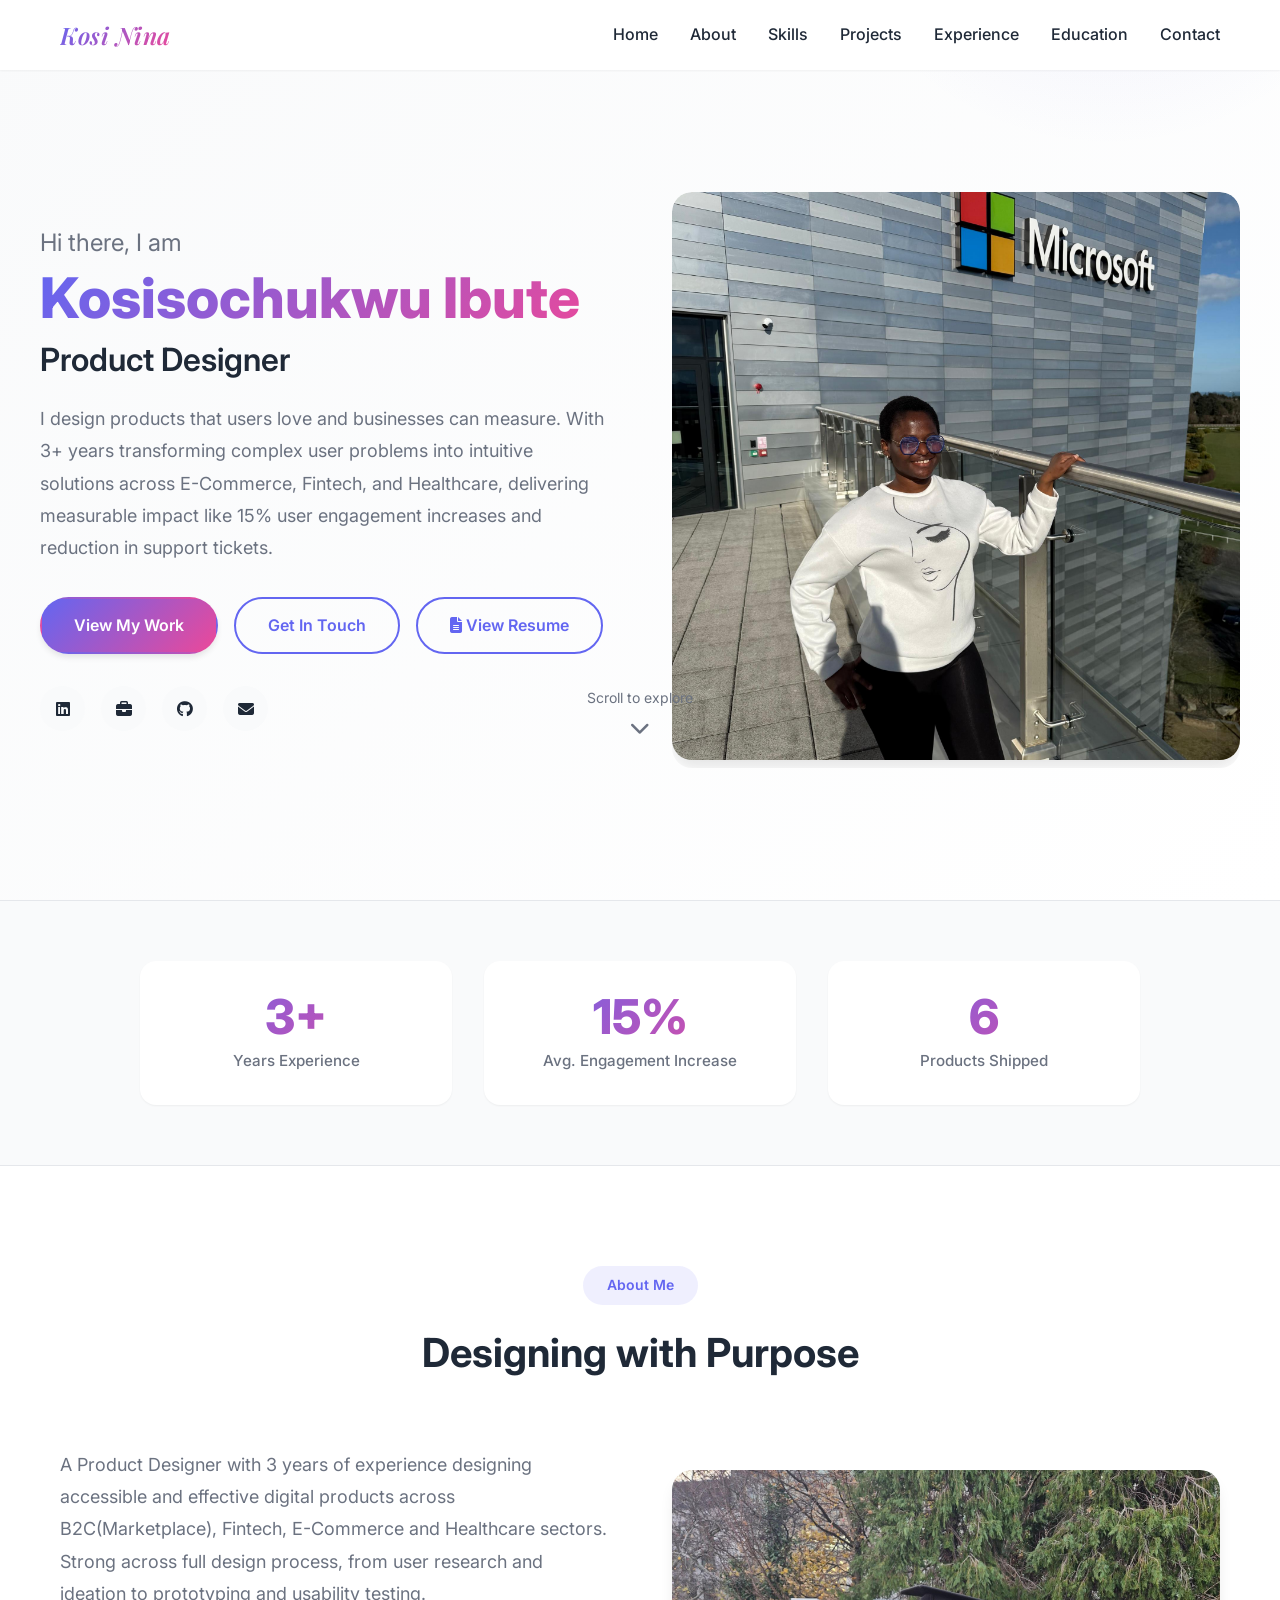
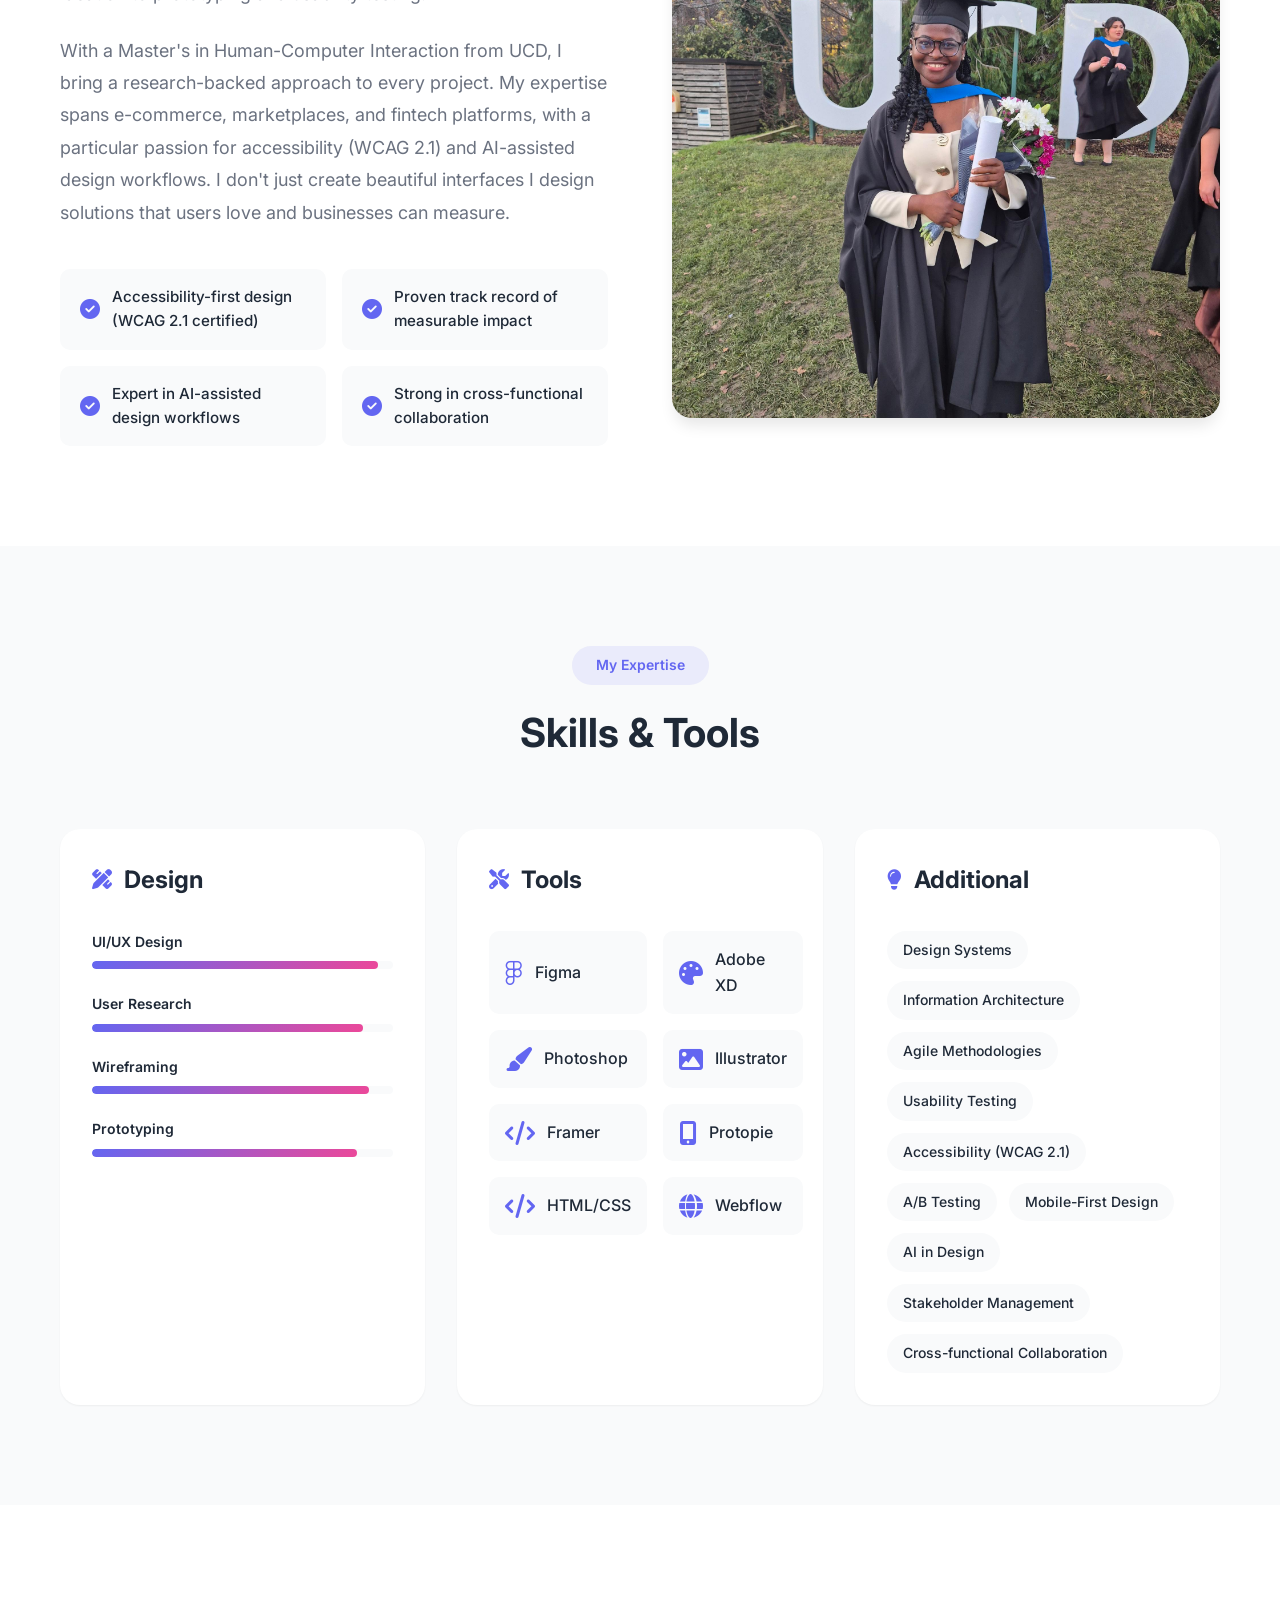
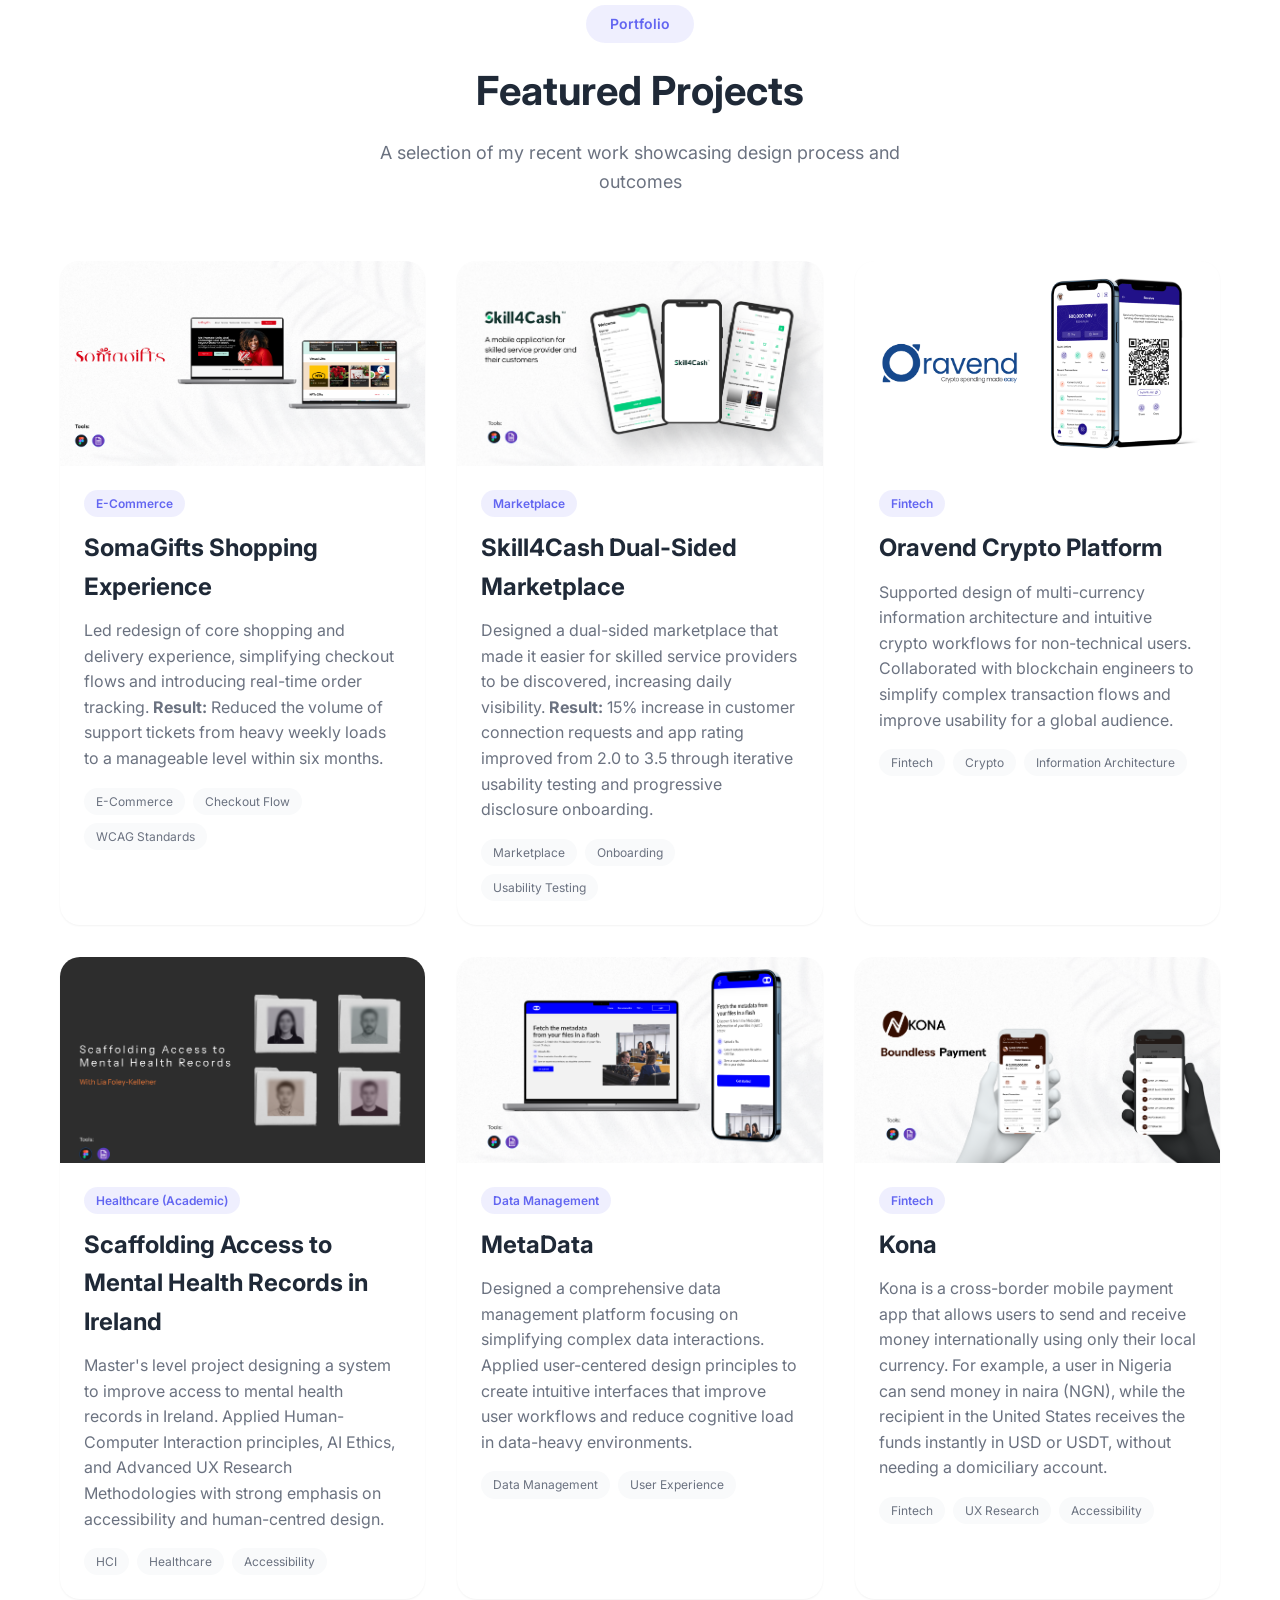
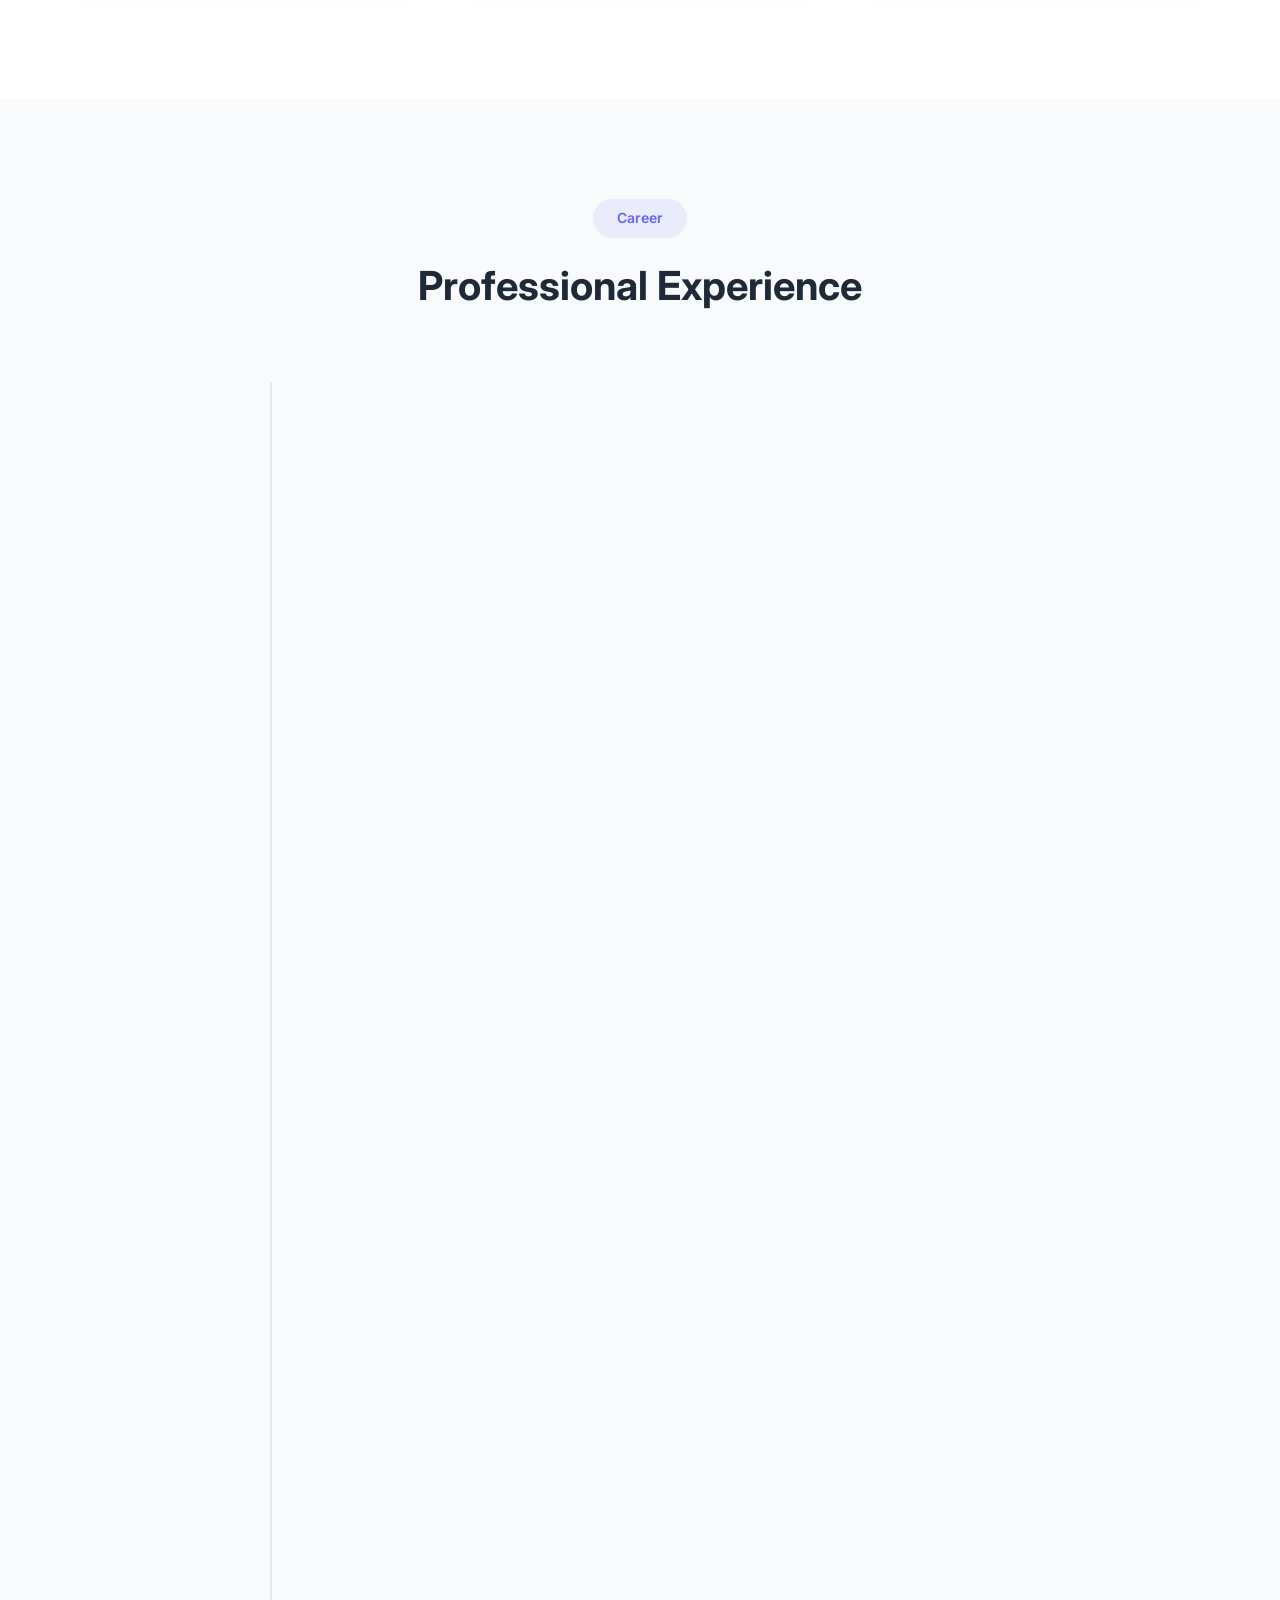
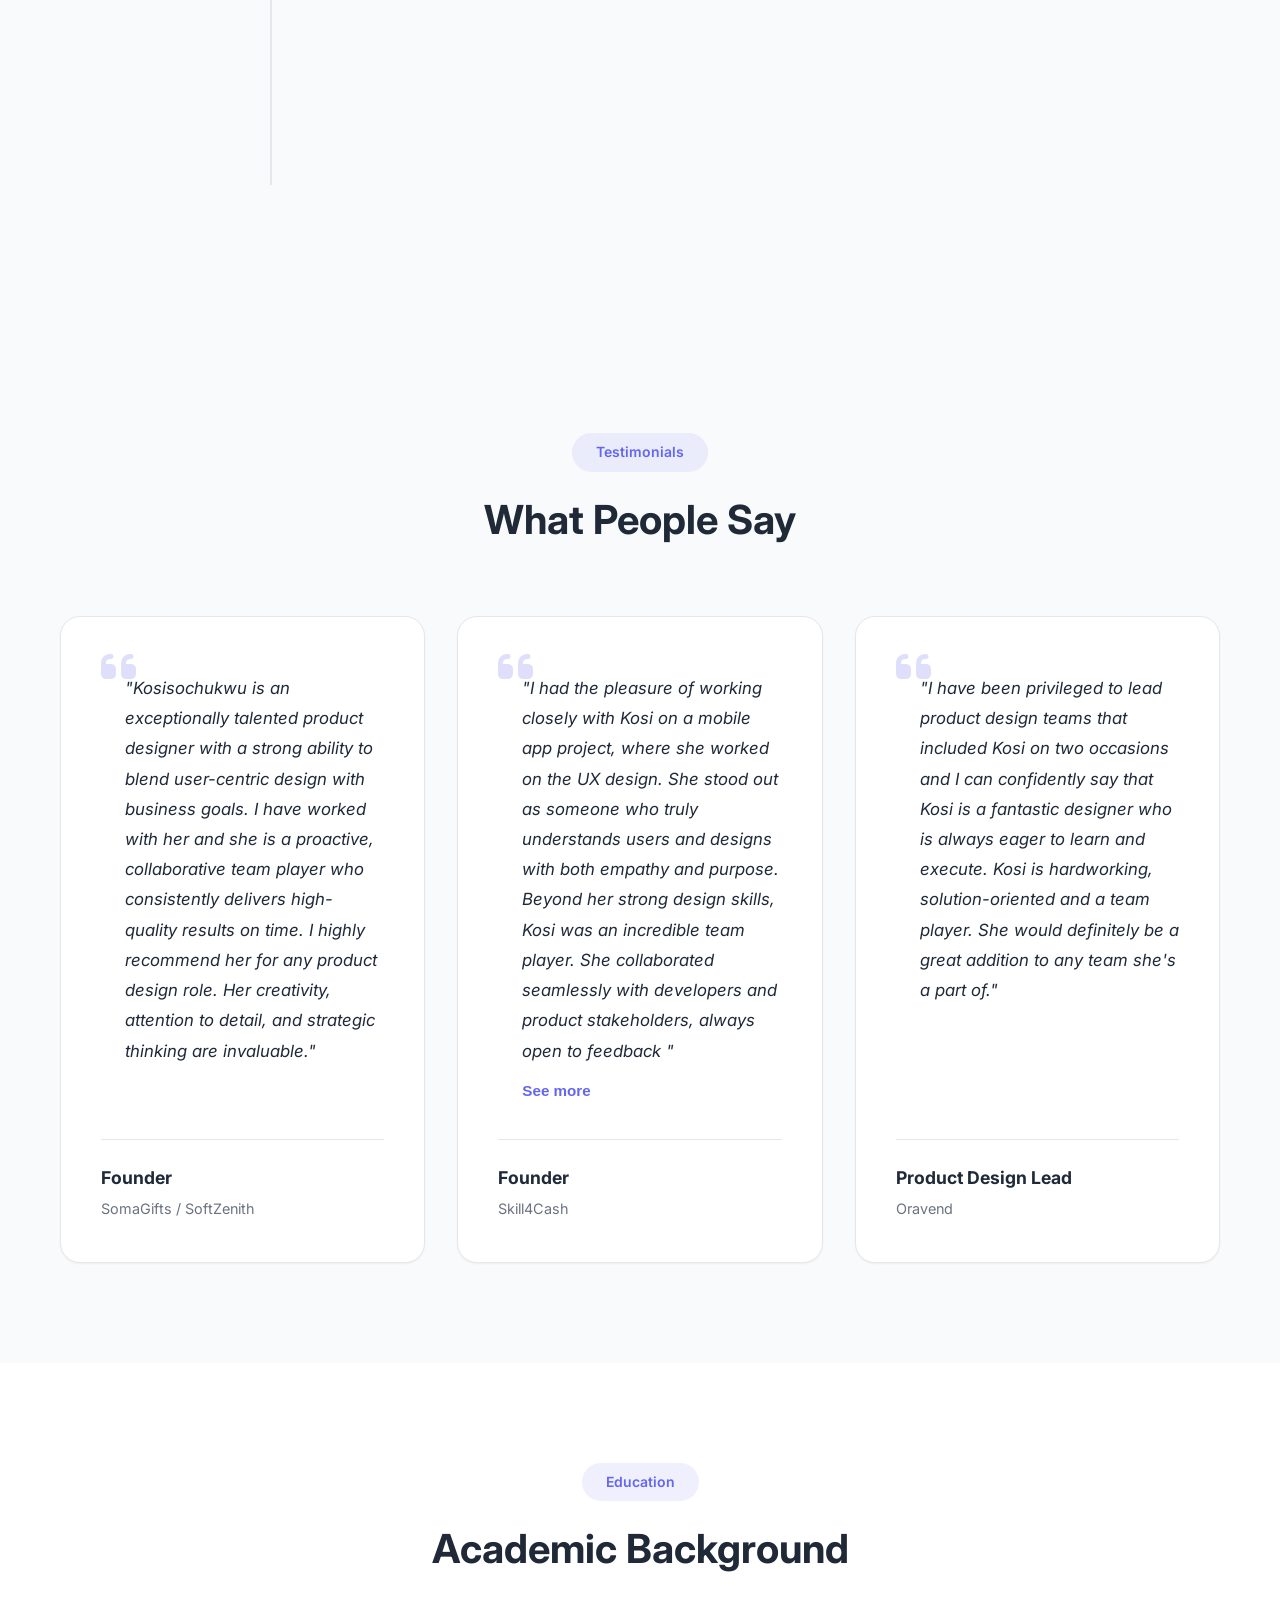
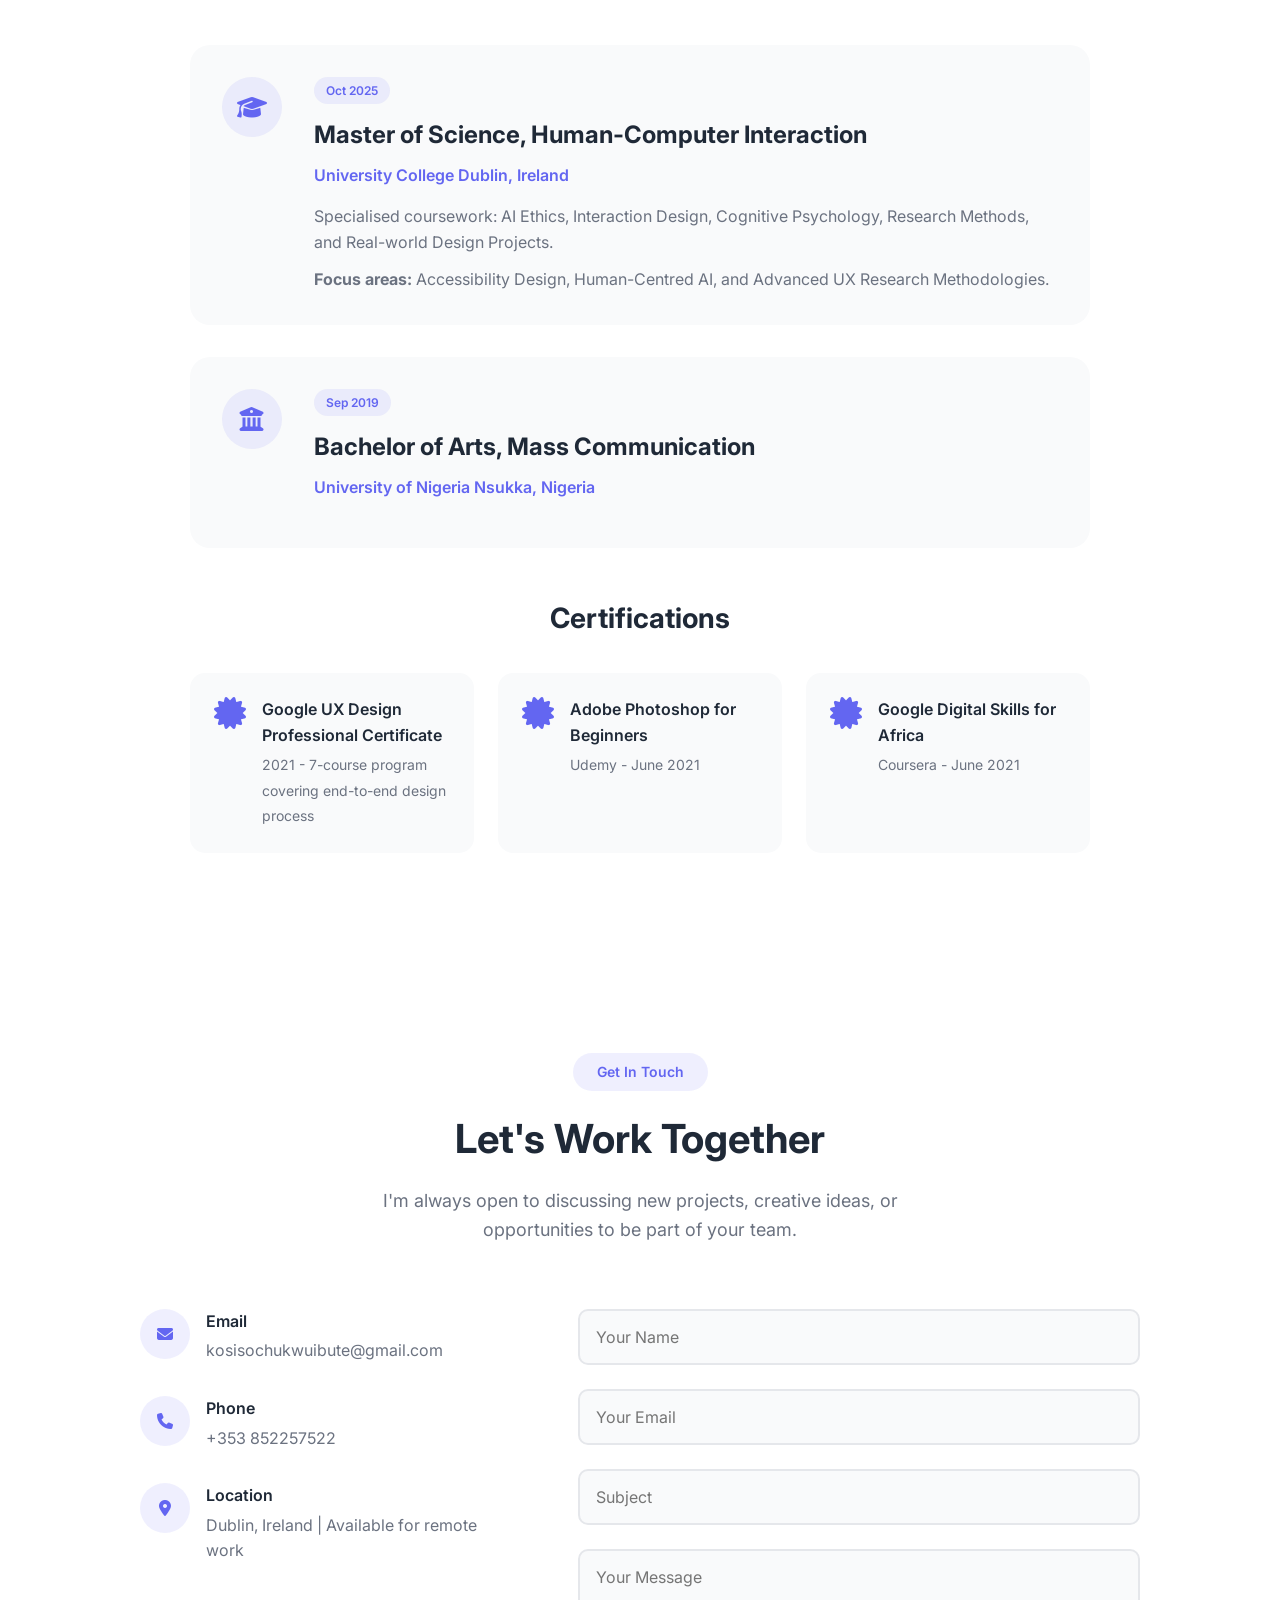
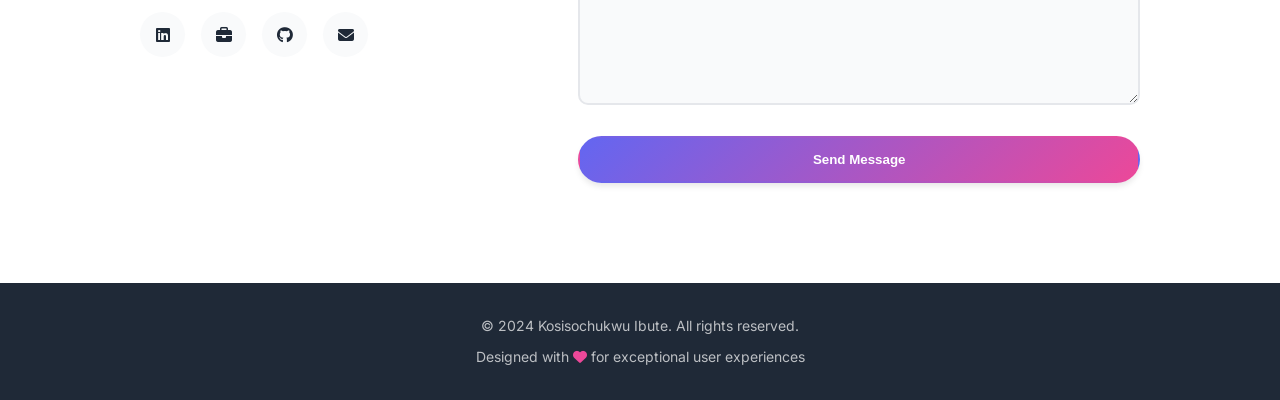
<file: index.html>
<!DOCTYPE html>
<html lang="en">
  <head>
    <meta charset="UTF-8" />
    <meta name="viewport" content="width=device-width, initial-scale=1.0" />
    <meta
      name="description"
      content="Kosisochukwu Ibute - Product/UX Designer specializing in e-commerce, marketplaces, and service platforms. Creating accessible, user-centered designs with measurable impact."
    />
    <title>Kosisochukwu Ibute - Product/UX Designer Portfolio</title>
    <link rel="stylesheet" href="styles.css" />
    <link rel="preconnect" href="https://fonts.googleapis.com" />
    <link rel="preconnect" href="https://fonts.gstatic.com" crossorigin />
    <link
      href="https://fonts.googleapis.com/css2?family=Inter:wght@300;400;500;600;700;800&family=Playfair+Display:wght@400;500;600;700&display=swap"
      rel="stylesheet"
    />
    <link
      rel="stylesheet"
      href="https://cdnjs.cloudflare.com/ajax/libs/font-awesome/6.4.0/css/all.min.css"
    />
  </head>
  <body>
    <!-- Navigation -->
    <nav class="navbar" id="navbar">
      <div class="nav-container">
        <div class="nav-logo">
          <a href="#home">Kosi Nina</a>
        </div>
        <ul class="nav-menu" id="nav-menu">
          <li><a href="#home" class="nav-link">Home</a></li>
          <li><a href="#about" class="nav-link">About</a></li>
          <li><a href="#skills" class="nav-link">Skills</a></li>
          <li><a href="#projects" class="nav-link">Projects</a></li>
          <li><a href="#experience" class="nav-link">Experience</a></li>
          <li><a href="#education" class="nav-link">Education</a></li>
          <li><a href="#contact" class="nav-link">Contact</a></li>
        </ul>
        <div class="nav-toggle" id="nav-toggle">
          <span></span>
          <span></span>
          <span></span>
        </div>
      </div>
    </nav>

    <!-- Hero Section -->
    <section id="home" class="hero">
      <div class="hero-container">
        <div class="hero-content">
          <div class="hero-text">
            <h1 class="hero-title">
              <span class="greeting">Hi there, I am</span>
              <span class="name">Kosisochukwu Ibute</span>
              <span class="role">Product Designer</span>
            </h1>
            <p class="hero-description">
              I design products that users love and businesses can measure. With
              3+ years transforming complex user problems into intuitive
              solutions across E-Commerce, Fintech, and Healthcare, delivering
              measurable impact like 15% user engagement increases and reduction
              in support tickets.
            </p>
            <div class="hero-buttons">
              <a href="#projects" class="btn btn-primary">View My Work</a>
              <a href="#contact" class="btn btn-secondary">Get In Touch</a>
              <a
                href="https://drive.google.com/file/d/1433asHFEy4UoRKcJDaeXXjDWdt0uphxg/view?usp=sharing"
                class="btn btn-secondary"
                target="_blank"
                rel="noopener noreferrer"
              >
                <i class="fas fa-file-alt"></i> View Resume
              </a>
            </div>
            <div class="hero-social">
              <a
                href="https://www.linkedin.com/in/kosisochukwu-ibute-6493121a3"
                aria-label="LinkedIn"
                title="LinkedIn"
                target="_blank"
                rel="noopener noreferrer"
                ><i class="fab fa-linkedin"></i
              ></a>
              <a
                href="https://www.notion.so/kosinina/Kosi-Nina-9a6395f71e2745cb83aa433cf4362776"
                aria-label="Portfolio"
                title="View Portfolio"
                target="_blank"
                rel="noopener noreferrer"
                ><i class="fas fa-briefcase"></i
              ></a>
              <a
                href="https://github.com/KosiNina"
                aria-label="GitHub"
                title="GitHub"
                target="_blank"
                rel="noopener noreferrer"
                ><i class="fab fa-github"></i
              ></a>
              <a
                href="mailto:kosisochukwuibute@gmail.com"
                aria-label="Email"
                title="Email"
                ><i class="fas fa-envelope"></i
              ></a>
            </div>
          </div>
          <div class="hero-image">
            <img
              src="profile.jpeg"
              alt="Kosisochukwu Ibute - Product/UX Designer"
              class="profile-image"
            />
          </div>
        </div>
        <div class="scroll-indicator">
          <span>Scroll to explore</span>
          <i class="fas fa-chevron-down"></i>
        </div>
      </div>
    </section>

    <!-- Quick Stats Section -->
    <section class="quick-stats">
      <div class="container">
        <div class="stats-grid">
          <div class="stat-item">
            <div class="stat-number">3+</div>
            <div class="stat-label">Years Experience</div>
          </div>
          <div class="stat-item">
            <div class="stat-number">15%</div>
            <div class="stat-label">Avg. Engagement Increase</div>
          </div>
          <div class="stat-item">
            <div class="stat-number">6</div>
            <div class="stat-label">Products Shipped</div>
          </div>
        </div>
      </div>
    </section>

    <!-- About Section -->
    <section id="about" class="about">
      <div class="container">
        <div class="section-header">
          <span class="section-tag">About Me</span>
          <h2 class="section-title">Designing with Purpose</h2>
        </div>
        <div class="about-content">
          <div class="about-text">
            <p class="about-intro">
              A Product Designer with 3 years of experience designing accessible
              and effective digital products across B2C(Marketplace), Fintech,
              E-Commerce and Healthcare sectors. Strong across full design
              process, from user research and ideation to prototyping and
              usability testing.
            </p>
            <p>
              With a Master's in Human-Computer Interaction from UCD, I bring a
              research-backed approach to every project. My expertise spans
              e-commerce, marketplaces, and fintech platforms, with a particular
              passion for accessibility (WCAG 2.1) and AI-assisted design
              workflows. I don't just create beautiful interfaces I design
              solutions that users love and businesses can measure.
            </p>
            <div class="about-highlights">
              <div class="highlight-item">
                <i class="fas fa-check-circle"></i>
                <span>Accessibility-first design (WCAG 2.1 certified)</span>
              </div>
              <div class="highlight-item">
                <i class="fas fa-check-circle"></i>
                <span>Proven track record of measurable impact</span>
              </div>
              <div class="highlight-item">
                <i class="fas fa-check-circle"></i>
                <span>Expert in AI-assisted design workflows</span>
              </div>
              <div class="highlight-item">
                <i class="fas fa-check-circle"></i>
                <span>Strong in cross-functional collaboration</span>
              </div>
            </div>
          </div>
          <div class="about-image">
            <img
              src="profile2.jpeg"
              alt="Kosisochukwu Ibute - UCD Graduation"
              class="profile-image"
            />
          </div>
        </div>
      </div>
    </section>

    <!-- Skills Section -->
    <section id="skills" class="skills">
      <div class="container">
        <div class="section-header">
          <span class="section-tag">My Expertise</span>
          <h2 class="section-title">Skills & Tools</h2>
        </div>
        <div class="skills-grid">
          <div class="skill-category">
            <h3 class="skill-category-title">
              <i class="fas fa-pencil-ruler"></i>
              Design
            </h3>
            <div class="skill-items">
              <div class="skill-item">
                <span class="skill-name">UI/UX Design</span>
                <div class="skill-bar">
                  <div class="skill-progress" data-width="95"></div>
                </div>
              </div>
              <div class="skill-item">
                <span class="skill-name">User Research</span>
                <div class="skill-bar">
                  <div class="skill-progress" data-width="90"></div>
                </div>
              </div>
              <div class="skill-item">
                <span class="skill-name">Wireframing</span>
                <div class="skill-bar">
                  <div class="skill-progress" data-width="92"></div>
                </div>
              </div>
              <div class="skill-item">
                <span class="skill-name">Prototyping</span>
                <div class="skill-bar">
                  <div class="skill-progress" data-width="88"></div>
                </div>
              </div>
            </div>
          </div>
          <div class="skill-category">
            <h3 class="skill-category-title">
              <i class="fas fa-tools"></i>
              Tools
            </h3>
            <div class="tools-grid">
              <div class="tool-item">
                <i class="fab fa-figma"></i>
                <span>Figma</span>
              </div>
              <div class="tool-item">
                <i class="fas fa-palette"></i>
                <span>Adobe XD</span>
              </div>
              <div class="tool-item">
                <i class="fas fa-paint-brush"></i>
                <span>Photoshop</span>
              </div>
              <div class="tool-item">
                <i class="fas fa-image"></i>
                <span>Illustrator</span>
              </div>
              <div class="tool-item">
                <i class="fas fa-code"></i>
                <span>Framer</span>
              </div>
              <div class="tool-item">
                <i class="fas fa-mobile-alt"></i>
                <span>Protopie</span>
              </div>
              <div class="tool-item">
                <i class="fas fa-code"></i>
                <span>HTML/CSS</span>
              </div>
              <div class="tool-item">
                <i class="fas fa-globe"></i>
                <span>Webflow</span>
              </div>
            </div>
          </div>
          <div class="skill-category">
            <h3 class="skill-category-title">
              <i class="fas fa-lightbulb"></i>
              Additional
            </h3>
            <div class="additional-skills">
              <span class="skill-badge">Design Systems</span>
              <span class="skill-badge">Information Architecture</span>
              <span class="skill-badge">Agile Methodologies</span>
              <span class="skill-badge">Usability Testing</span>
              <span class="skill-badge">Accessibility (WCAG 2.1)</span>
              <span class="skill-badge">A/B Testing</span>
              <span class="skill-badge">Mobile-First Design</span>
              <span class="skill-badge">AI in Design</span>
              <span class="skill-badge">Stakeholder Management</span>
              <span class="skill-badge">Cross-functional Collaboration</span>
            </div>
          </div>
        </div>
      </div>
    </section>

    <!-- Projects Section -->
    <section id="projects" class="projects">
      <div class="container">
        <div class="section-header">
          <span class="section-tag">Portfolio</span>
          <h2 class="section-title">Featured Projects</h2>
          <p class="section-subtitle">
            A selection of my recent work showcasing design process and outcomes
          </p>
        </div>
        <div class="projects-grid">
          <div class="project-card">
            <div class="project-image">
              <img src="Screen use.png" alt="SomaGifts Project" />
              <div class="project-overlay">
                <a href="somagift-case-study.html" class="project-link"
                  >View Case Study</a
                >
              </div>
            </div>
            <div class="project-content">
              <span class="project-category">E-Commerce</span>
              <h3 class="project-title">SomaGifts Shopping Experience</h3>
              <p class="project-description">
                Led redesign of core shopping and delivery experience,
                simplifying checkout flows and introducing real-time order
                tracking. <strong>Result:</strong> Reduced the volume of support
                tickets from heavy weekly loads to a manageable level within six
                months.
              </p>
              <div class="project-tags">
                <span>E-Commerce</span>
                <span>Checkout Flow</span>
                <span>WCAG Standards</span>
              </div>
            </div>
          </div>
          <div class="project-card">
            <div class="project-image">
              <img
                src="Skill4Cash.png"
                alt="Skill4Cash Dual-Sided Marketplace"
              />
              <div class="project-overlay">
                <a href="skill4cash-case-study.html" class="project-link"
                  >View Case Study</a
                >
              </div>
            </div>
            <div class="project-content">
              <span class="project-category">Marketplace</span>
              <h3 class="project-title">Skill4Cash Dual-Sided Marketplace</h3>
              <p class="project-description">
                Designed a dual-sided marketplace that made it easier for
                skilled service providers to be discovered, increasing daily
                visibility. <strong>Result:</strong> 15% increase in customer
                connection requests and app rating improved from 2.0 to 3.5
                through iterative usability testing and progressive disclosure
                onboarding.
              </p>
              <div class="project-tags">
                <span>Marketplace</span>
                <span>Onboarding</span>
                <span>Usability Testing</span>
              </div>
            </div>
          </div>
          <div class="project-card">
            <div class="project-image">
              <img src="Oravend.png" alt="Oravend Crypto Platform" />
              <div class="project-overlay">
                <a href="oravend-case-study.html" class="project-link"
                  >View Case Study</a
                >
              </div>
            </div>
            <div class="project-content">
              <span class="project-category">Fintech</span>
              <h3 class="project-title">Oravend Crypto Platform</h3>
              <p class="project-description">
                Supported design of multi-currency information architecture and
                intuitive crypto workflows for non-technical users. Collaborated
                with blockchain engineers to simplify complex transaction flows
                and improve usability for a global audience.
              </p>
              <div class="project-tags">
                <span>Fintech</span>
                <span>Crypto</span>
                <span>Information Architecture</span>
              </div>
            </div>
          </div>
          <div class="project-card">
            <div class="project-image">
              <img
                src="Mental health.png"
                alt="Scaffolding Access to Mental Health Records in Ireland"
              />
              <div class="project-overlay">
                <a href="mental-health-case-study.html" class="project-link"
                  >View Case Study</a
                >
              </div>
            </div>
            <div class="project-content">
              <span class="project-category">Healthcare (Academic)</span>
              <h3 class="project-title">
                Scaffolding Access to Mental Health Records in Ireland
              </h3>
              <p class="project-description">
                Master's level project designing a system to improve access to
                mental health records in Ireland. Applied Human-Computer
                Interaction principles, AI Ethics, and Advanced UX Research
                Methodologies with strong emphasis on accessibility and
                human-centred design.
              </p>
              <div class="project-tags">
                <span>HCI</span>
                <span>Healthcare</span>
                <span>Accessibility</span>
              </div>
            </div>
          </div>
          <div class="project-card">
            <div class="project-image">
              <img src="MetaData.png" alt="MetaData Project" />
              <div class="project-overlay">
                <a href="metadata-case-study.html" class="project-link"
                  >View Case Study</a
                >
              </div>
            </div>
            <div class="project-content">
              <span class="project-category">Data Management</span>
              <h3 class="project-title">MetaData</h3>
              <p class="project-description">
                Designed a comprehensive data management platform focusing on
                simplifying complex data interactions. Applied user-centered
                design principles to create intuitive interfaces that improve
                user workflows and reduce cognitive load in data-heavy
                environments.
              </p>
              <div class="project-tags">
                <span>Data Management</span>
                <span>User Experience</span>
              </div>
            </div>
          </div>
          <div class="project-card">
            <div class="project-image">
              <img src="Kona.png" alt="Kona Project" />
              <div class="project-overlay">
                <a href="kona-case-study.html" class="project-link"
                  >View Case Study</a
                >
              </div>
            </div>
            <div class="project-content">
              <span class="project-category">Fintech</span>
              <h3 class="project-title">Kona</h3>
              <p class="project-description">
                Kona is a cross-border mobile payment app that allows users to
                send and receive money internationally using only their local
                currency. For example, a user in Nigeria can send money in naira
                (NGN), while the recipient in the United States receives the
                funds instantly in USD or USDT, without needing a domiciliary
                account.
              </p>
              <div class="project-tags">
                <span>Fintech</span>
                <span>UX Research</span>
                <span>Accessibility</span>
              </div>
            </div>
          </div>
        </div>
      </div>
    </section>

    <!-- Experience Section -->
    <section id="experience" class="experience">
      <div class="container">
        <div class="section-header">
          <span class="section-tag">Career</span>
          <h2 class="section-title">Professional Experience</h2>
        </div>
        <div class="timeline">
          <div class="timeline-item">
            <div class="timeline-marker"></div>
            <div class="timeline-content">
              <span class="timeline-date">Dec 2023 – May 2024</span>
              <h3 class="timeline-title">UX Designer</h3>
              <span class="timeline-company"
                >SoftZenith (Digital Agency), Contract, Remote</span
              >
              <p class="timeline-description">
                Led improvement of core shopping and delivery experience for
                SomaGifts, starting with understanding where users were getting
                confused and what slowed them down during checkout. Redesigned
                key flows aligned with WCAG standards and simplified steps to
                complete key tasks.
              </p>
              <ul class="timeline-achievements">
                <li>
                  Introduced real-time order tracking, reducing support tickets
                  from heavy weekly loads to manageable levels
                </li>
                <li>
                  Streamlined checkout with multiple payment options, increasing
                  successful monthly transactions
                </li>
                <li>
                  Collaborated in Agile sprints with PMs and engineers to
                  deliver features on schedule
                </li>
              </ul>
            </div>
          </div>
          <div class="timeline-item">
            <div class="timeline-marker"></div>
            <div class="timeline-content">
              <span class="timeline-date">Feb 2022 – May 2024</span>
              <h3 class="timeline-title">UX Designer</h3>
              <span class="timeline-company"
                >Skill4Cash, Part-time, Remote</span
              >
              <p class="timeline-description">
                Designed a dual-sided marketplace that made it easier for
                skilled service providers to be discovered, increasing their
                daily visibility and contributing to a 15% rise in customer
                connection requests.
              </p>
              <ul class="timeline-achievements">
                <li>
                  Redesigned onboarding flows using progressive disclosure,
                  driving more users to finish onboarding
                </li>
                <li>
                  Conducted regular iterative usability testing, contributing to
                  raising app rating from 2.0 to 3.5
                </li>
                <li>
                  Enhanced profile and search features for smoother
                  client-provider interactions
                </li>
              </ul>
            </div>
          </div>
          <div class="timeline-item">
            <div class="timeline-marker"></div>
            <div class="timeline-content">
              <span class="timeline-date">Dec 2021 – May 2022</span>
              <h3 class="timeline-title">Junior Product Designer</h3>
              <span class="timeline-company">Oravend, Contract, Remote</span>
              <p class="timeline-description">
                Supported senior designers in creating responsive layouts and
                simplifying complex transaction flows. Assisted in structuring
                multi-currency information architecture to improve usability for
                a global audience.
              </p>
              <ul class="timeline-achievements">
                <li>
                  Collaborated with blockchain engineers to design intuitive
                  crypto workflows for non-technical users
                </li>
                <li>
                  Built foundational skills in UX research, wireframing, and
                  accessibility practices
                </li>
                <li>Contributed to improving transaction flow usability</li>
              </ul>
            </div>
          </div>
        </div>
      </div>
    </section>

    <!-- Testimonials Section -->
    <section class="testimonials">
      <div class="container">
        <div class="section-header">
          <span class="section-tag">Testimonials</span>
          <h2 class="section-title">What People Say</h2>
        </div>
        <div class="testimonials-grid">
          <div class="testimonial-card">
            <div class="testimonial-content">
              <i class="fas fa-quote-left testimonial-quote"></i>
              <p class="testimonial-text">
                "Kosisochukwu is an exceptionally talented product designer with
                a strong ability to blend user-centric design with business
                goals. I have worked with her and she is a proactive,
                collaborative team player who consistently delivers high-quality
                results on time. I highly recommend her for any product design
                role. Her creativity, attention to detail, and strategic
                thinking are invaluable."
              </p>
            </div>
            <div class="testimonial-author">
              <div class="testimonial-author-info">
                <h4 class="testimonial-name">Founder</h4>
                <span class="testimonial-role">SomaGifts / SoftZenith</span>
              </div>
            </div>
          </div>
          <div class="testimonial-card">
            <div class="testimonial-content">
              <i class="fas fa-quote-left testimonial-quote"></i>
              <p class="testimonial-text">
                "I had the pleasure of working closely with Kosi on a mobile app
                project, where she worked on the UX design. She stood out as
                someone who truly understands users and designs with both
                empathy and purpose. Beyond her strong design skills, Kosi was
                an incredible team player. She collaborated seamlessly with
                developers and product stakeholders, always open to feedback
                <span class="testimonial-text-full" style="display: none">
                  and proactive in finding solutions. Her creativity, positive
                  energy, and attention to detail consistently elevated the
                  quality of our work and the overall user experience of the
                  app. What I appreciated most was her ability to balance
                  aesthetics with usability. I would highly recommend Kosi to
                  any team looking for a collaborative, innovative UX designer
                  committed to impactful user experiences. </span
                >"
              </p>
              <button
                class="testimonial-toggle"
                onclick="toggleTestimonial(this)"
              >
                See more
              </button>
            </div>
            <div class="testimonial-author">
              <div class="testimonial-author-info">
                <h4 class="testimonial-name">Founder</h4>
                <span class="testimonial-role">Skill4Cash</span>
              </div>
            </div>
          </div>
          <div class="testimonial-card">
            <div class="testimonial-content">
              <i class="fas fa-quote-left testimonial-quote"></i>
              <p class="testimonial-text">
                "I have been privileged to lead product design teams that
                included Kosi on two occasions and I can confidently say that
                Kosi is a fantastic designer who is always eager to learn and
                execute. Kosi is hardworking, solution-oriented and a team
                player. She would definitely be a great addition to any team
                she's a part of."
              </p>
            </div>
            <div class="testimonial-author">
              <div class="testimonial-author-info">
                <h4 class="testimonial-name">Product Design Lead</h4>
                <span class="testimonial-role">Oravend</span>
              </div>
            </div>
          </div>
        </div>
      </div>
    </section>

    <!-- Education Section -->
    <section id="education" class="education">
      <div class="container">
        <div class="section-header">
          <span class="section-tag">Education</span>
          <h2 class="section-title">Academic Background</h2>
        </div>
        <div class="education-content">
          <div class="education-item">
            <div class="education-icon">
              <i class="fas fa-graduation-cap"></i>
            </div>
            <div class="education-details">
              <span class="education-date">Oct 2025</span>
              <h3 class="education-degree">
                Master of Science, Human-Computer Interaction
              </h3>
              <span class="education-institution"
                >University College Dublin, Ireland</span
              >
              <p class="education-description">
                Specialised coursework: AI Ethics, Interaction Design, Cognitive
                Psychology, Research Methods, and Real-world Design Projects.
              </p>
              <p class="education-focus">
                <strong>Focus areas:</strong> Accessibility Design,
                Human-Centred AI, and Advanced UX Research Methodologies.
              </p>
            </div>
          </div>
          <div class="education-item">
            <div class="education-icon">
              <i class="fas fa-university"></i>
            </div>
            <div class="education-details">
              <span class="education-date">Sep 2019</span>
              <h3 class="education-degree">
                Bachelor of Arts, Mass Communication
              </h3>
              <span class="education-institution"
                >University of Nigeria Nsukka, Nigeria</span
              >
            </div>
          </div>
        </div>
        <div class="certifications">
          <h3 class="certifications-title">Certifications</h3>
          <div class="certifications-grid">
            <div class="certification-item">
              <i class="fas fa-certificate"></i>
              <div>
                <h4>Google UX Design Professional Certificate</h4>
                <span
                  >2021 - 7-course program covering end-to-end design
                  process</span
                >
              </div>
            </div>
            <div class="certification-item">
              <i class="fas fa-certificate"></i>
              <div>
                <h4>Adobe Photoshop for Beginners</h4>
                <span>Udemy - June 2021</span>
              </div>
            </div>
            <div class="certification-item">
              <i class="fas fa-certificate"></i>
              <div>
                <h4>Google Digital Skills for Africa</h4>
                <span>Coursera - June 2021</span>
              </div>
            </div>
          </div>
        </div>
      </div>
    </section>

    <!-- Contact Section -->
    <section id="contact" class="contact">
      <div class="container">
        <div class="section-header">
          <span class="section-tag">Get In Touch</span>
          <h2 class="section-title">Let's Work Together</h2>
          <p class="section-subtitle">
            I'm always open to discussing new projects, creative ideas, or
            opportunities to be part of your team.
          </p>
        </div>
        <div class="contact-content">
          <div class="contact-info">
            <div class="contact-item">
              <div class="contact-icon">
                <i class="fas fa-envelope"></i>
              </div>
              <div class="contact-details">
                <h4>Email</h4>
                <a href="mailto:kosisochukwuibute@gmail.com"
                  >kosisochukwuibute@gmail.com</a
                >
              </div>
            </div>
            <div class="contact-item">
              <div class="contact-icon">
                <i class="fas fa-phone"></i>
              </div>
              <div class="contact-details">
                <h4>Phone</h4>
                <a href="tel:+353852257522">+353 852257522</a>
              </div>
            </div>
            <div class="contact-item">
              <div class="contact-icon">
                <i class="fas fa-map-marker-alt"></i>
              </div>
              <div class="contact-details">
                <h4>Location</h4>
                <p>Dublin, Ireland | Available for remote work</p>
              </div>
            </div>
            <div class="contact-social">
              <a
                href="https://www.linkedin.com/in/kosisochukwu-ibute-6493121a3"
                aria-label="LinkedIn"
                title="LinkedIn"
                target="_blank"
                rel="noopener noreferrer"
                ><i class="fab fa-linkedin"></i
              ></a>
              <a
                href="https://www.notion.so/kosinina/Kosi-Nina-9a6395f71e2745cb83aa433cf4362776"
                aria-label="Portfolio"
                title="View Portfolio"
                target="_blank"
                rel="noopener noreferrer"
                ><i class="fas fa-briefcase"></i
              ></a>
              <a
                href="https://github.com/KosiNina"
                aria-label="GitHub"
                title="GitHub"
                target="_blank"
                rel="noopener noreferrer"
                ><i class="fab fa-github"></i
              ></a>
              <a
                href="mailto:kosisochukwuibute@gmail.com"
                aria-label="Email"
                title="Email"
                ><i class="fas fa-envelope"></i
              ></a>
            </div>
          </div>
          <form class="contact-form" id="contact-form">
            <div class="form-group">
              <input
                type="text"
                id="name"
                name="name"
                placeholder="Your Name"
                required
              />
            </div>
            <div class="form-group">
              <input
                type="email"
                id="email"
                name="email"
                placeholder="Your Email"
                required
              />
            </div>
            <div class="form-group">
              <input
                type="text"
                id="subject"
                name="subject"
                placeholder="Subject"
                required
              />
            </div>
            <div class="form-group">
              <textarea
                id="message"
                name="message"
                rows="6"
                placeholder="Your Message"
                required
              ></textarea>
            </div>
            <button type="submit" class="btn btn-primary">Send Message</button>
          </form>
        </div>
      </div>
    </section>

    <!-- Footer -->
    <footer class="footer">
      <div class="container">
        <div class="footer-content">
          <p>&copy; 2024 Kosisochukwu Ibute. All rights reserved.</p>
          <p>
            Designed with <i class="fas fa-heart"></i> for exceptional user
            experiences
          </p>
        </div>
      </div>
    </footer>

    <!-- Back to Top Button -->
    <button class="back-to-top" id="back-to-top" aria-label="Back to top">
      <i class="fas fa-arrow-up"></i>
    </button>

    <script src="script.js"></script>
  </body>
</html>
</file>
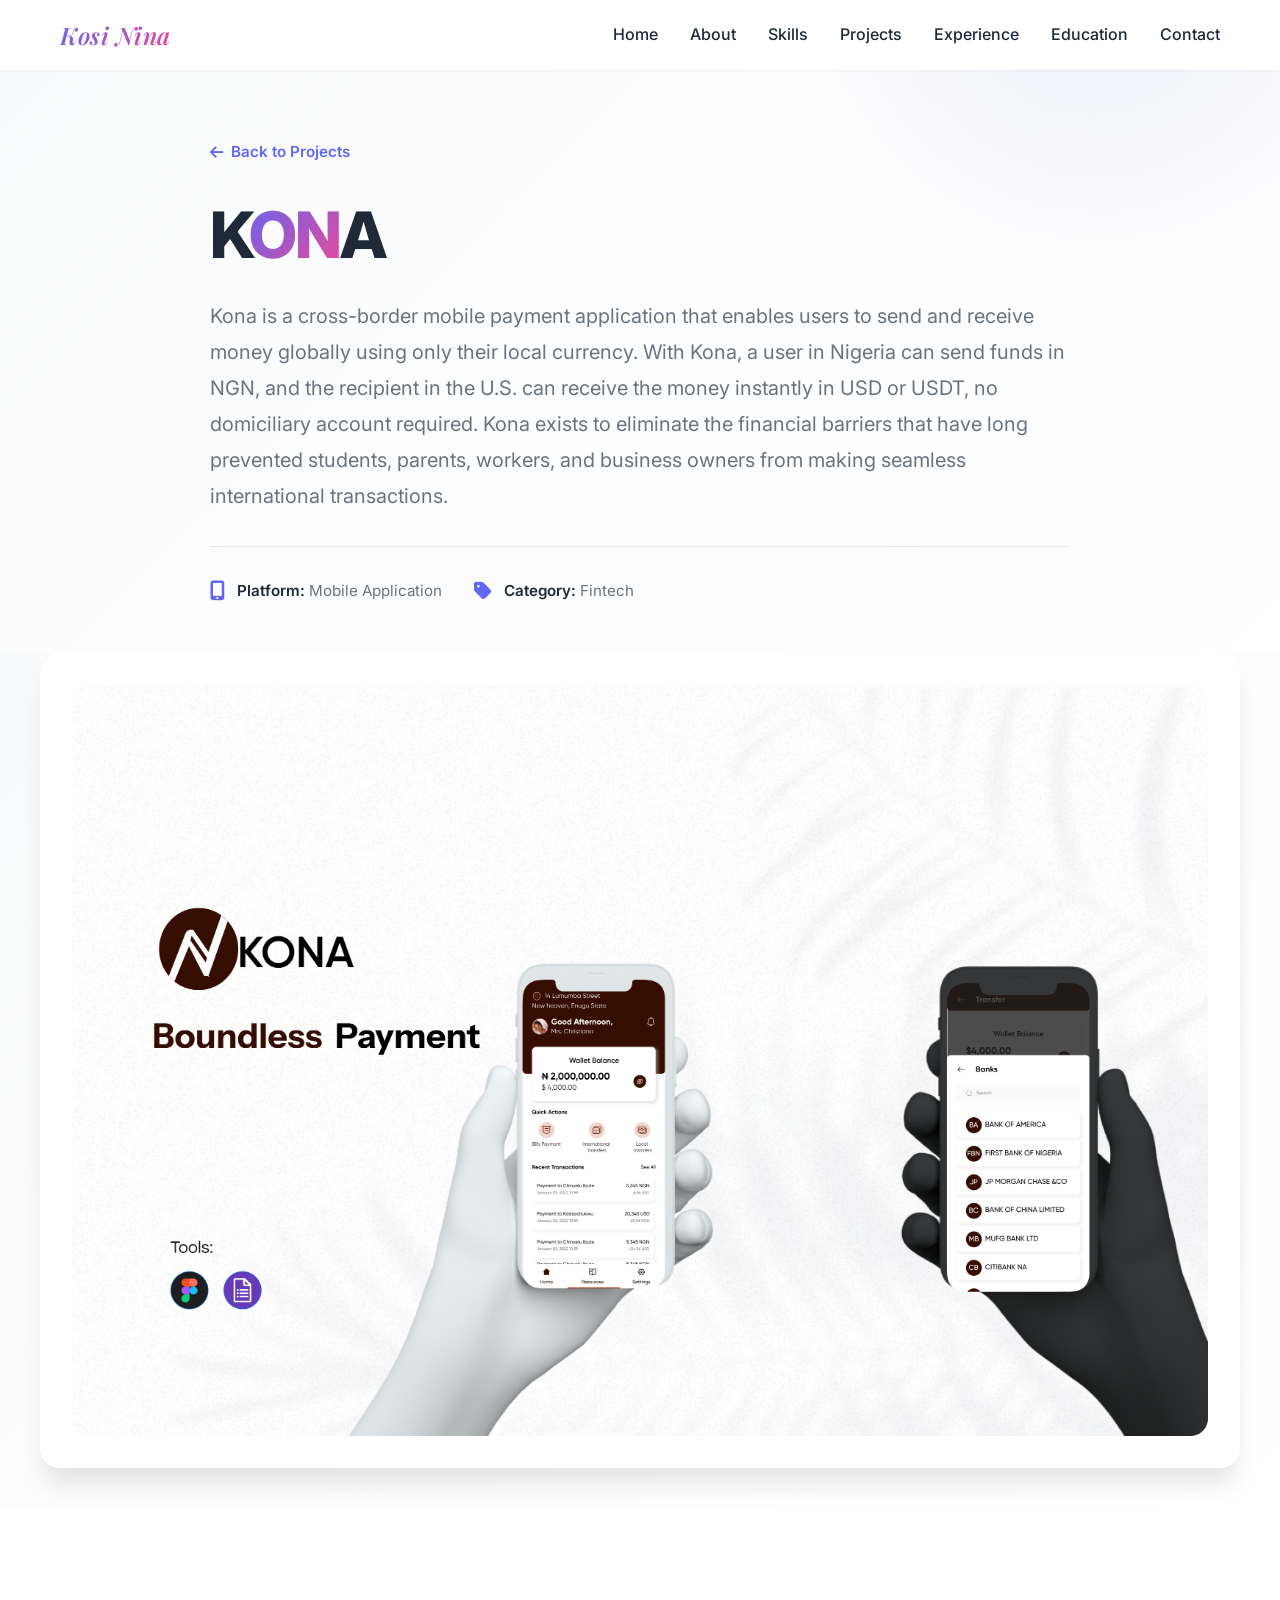
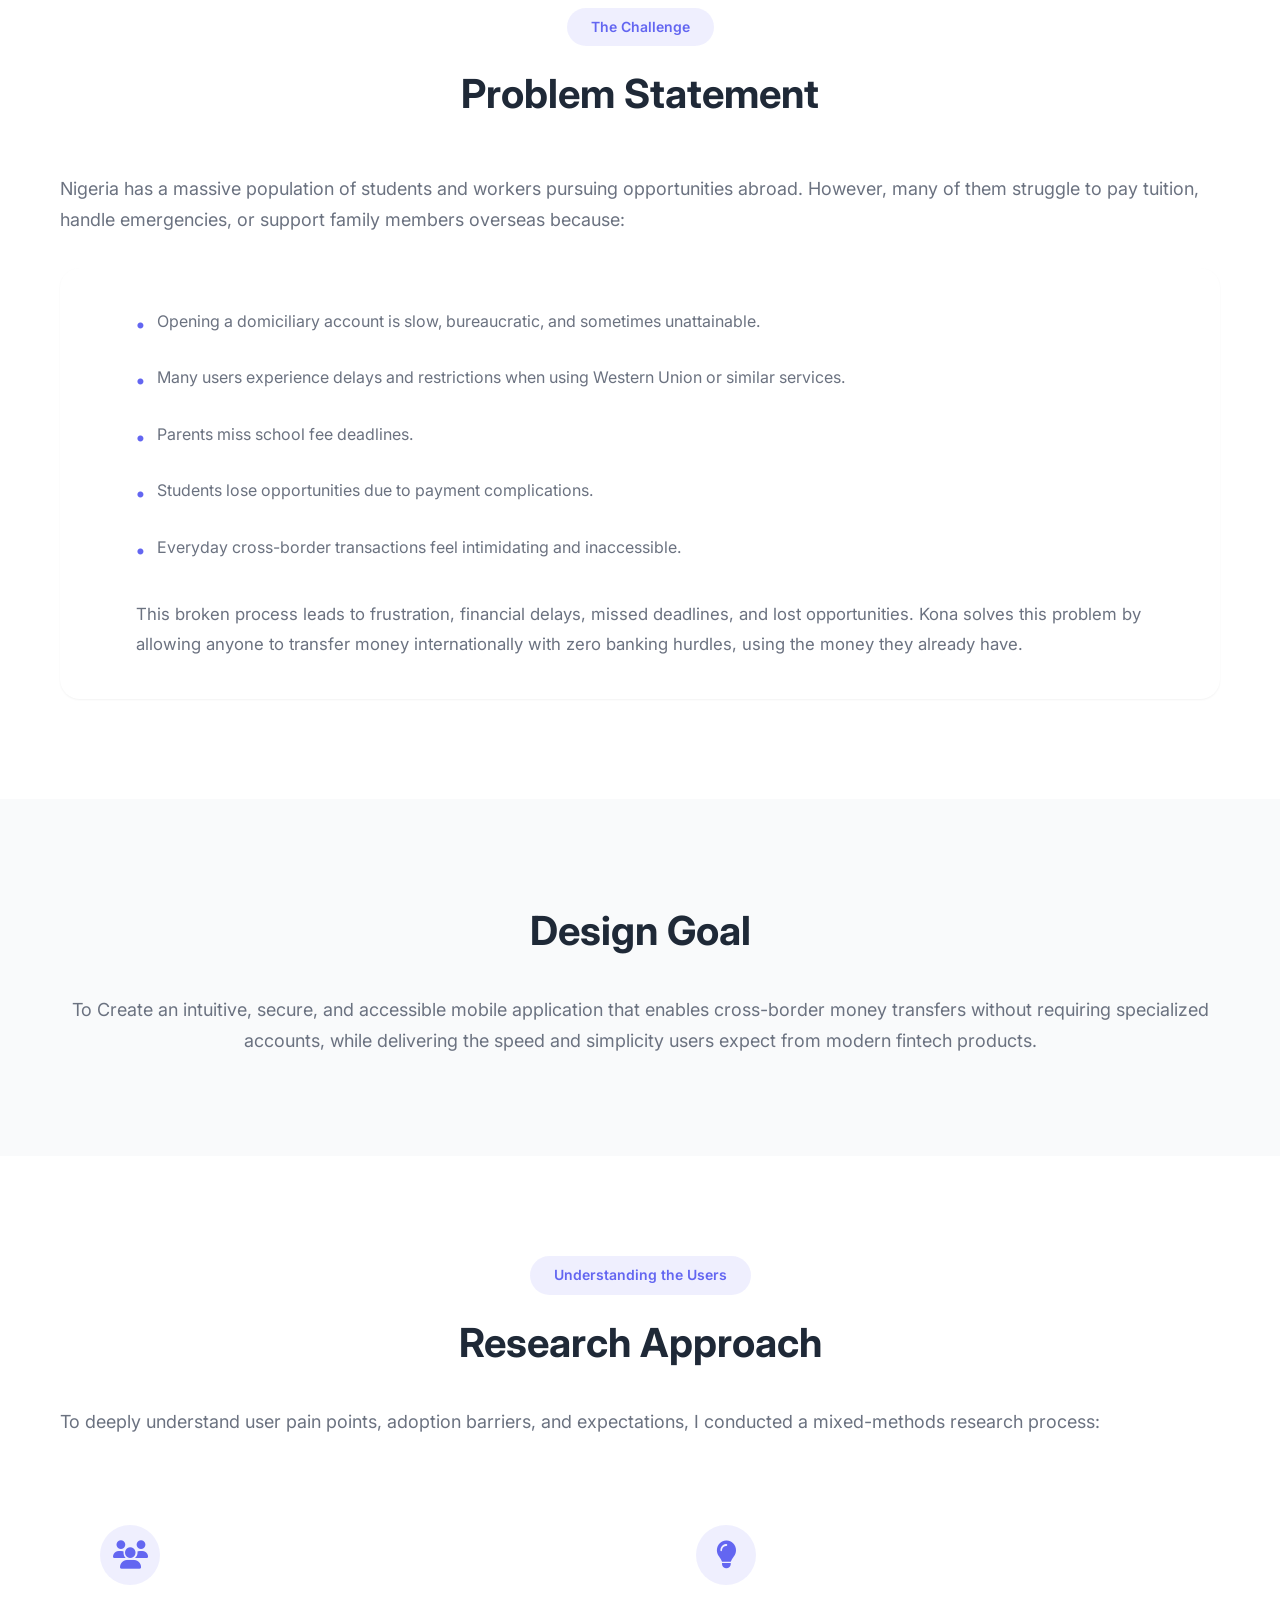
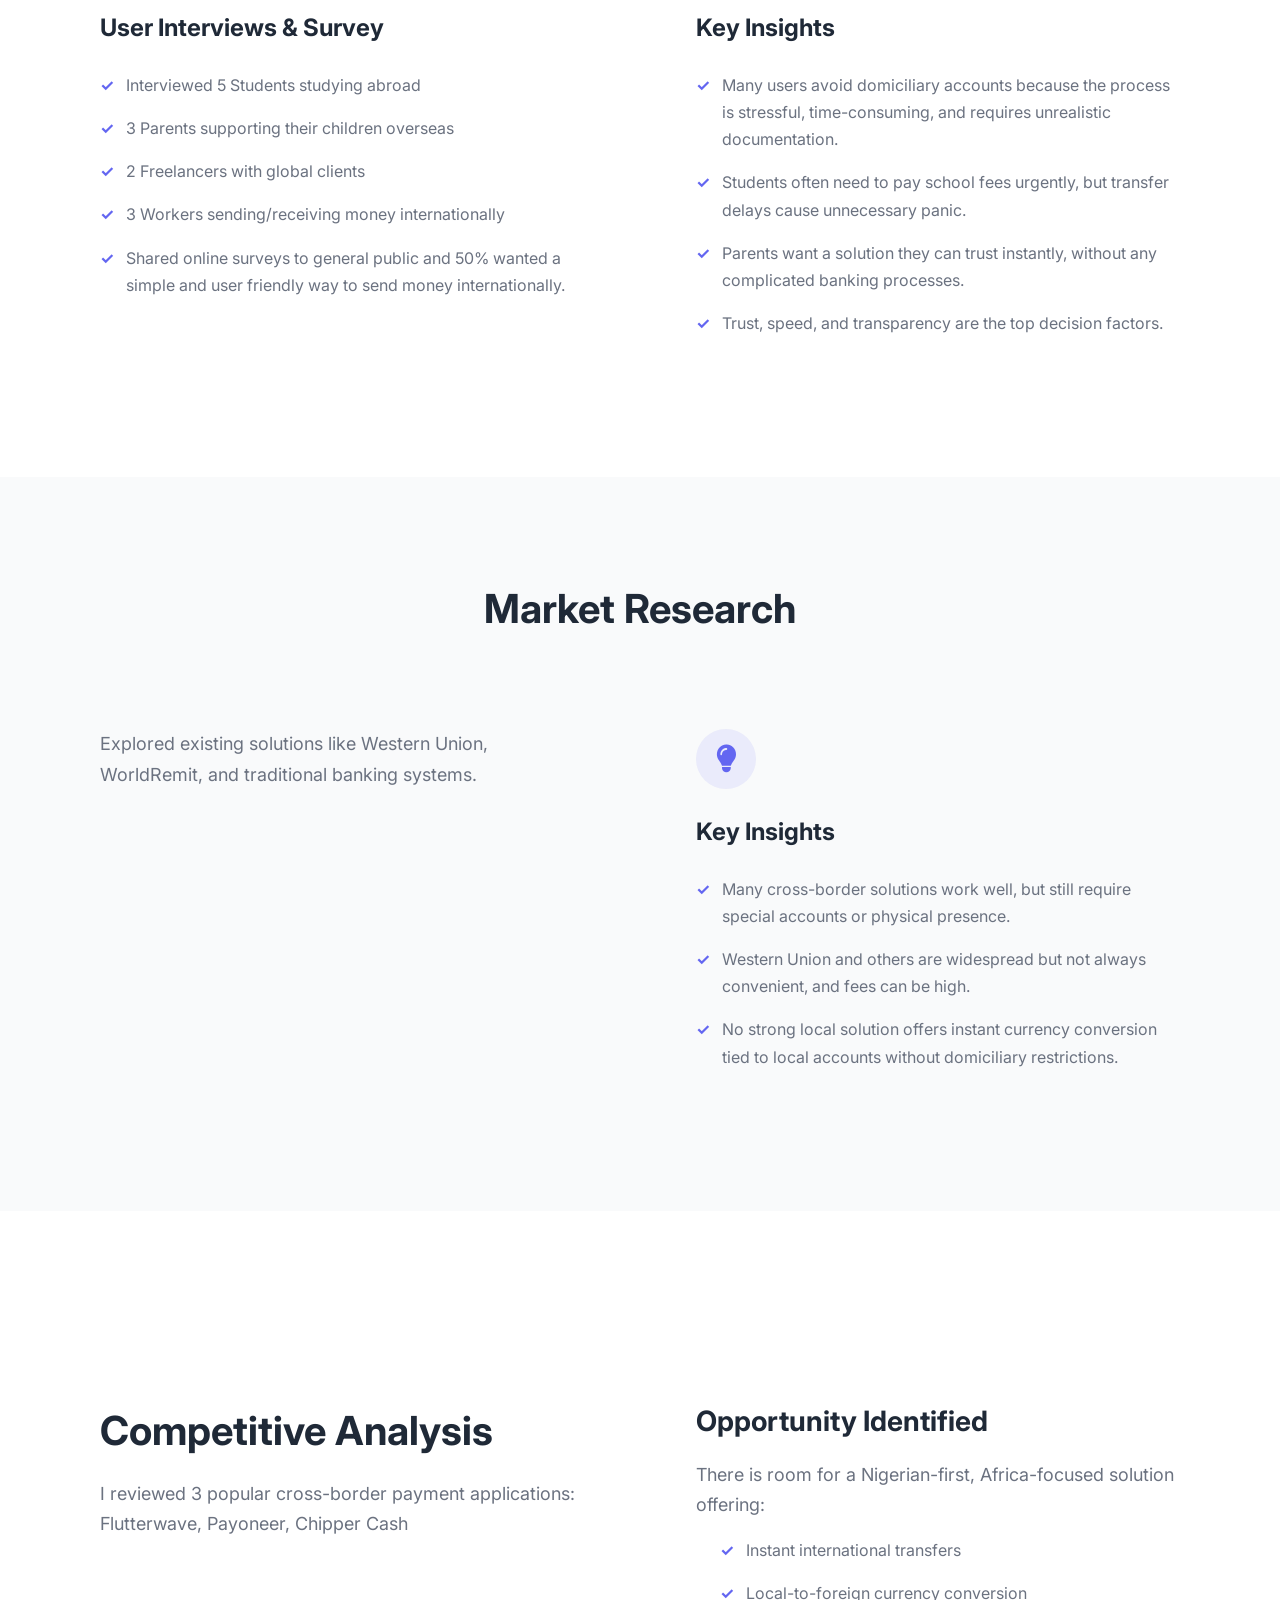
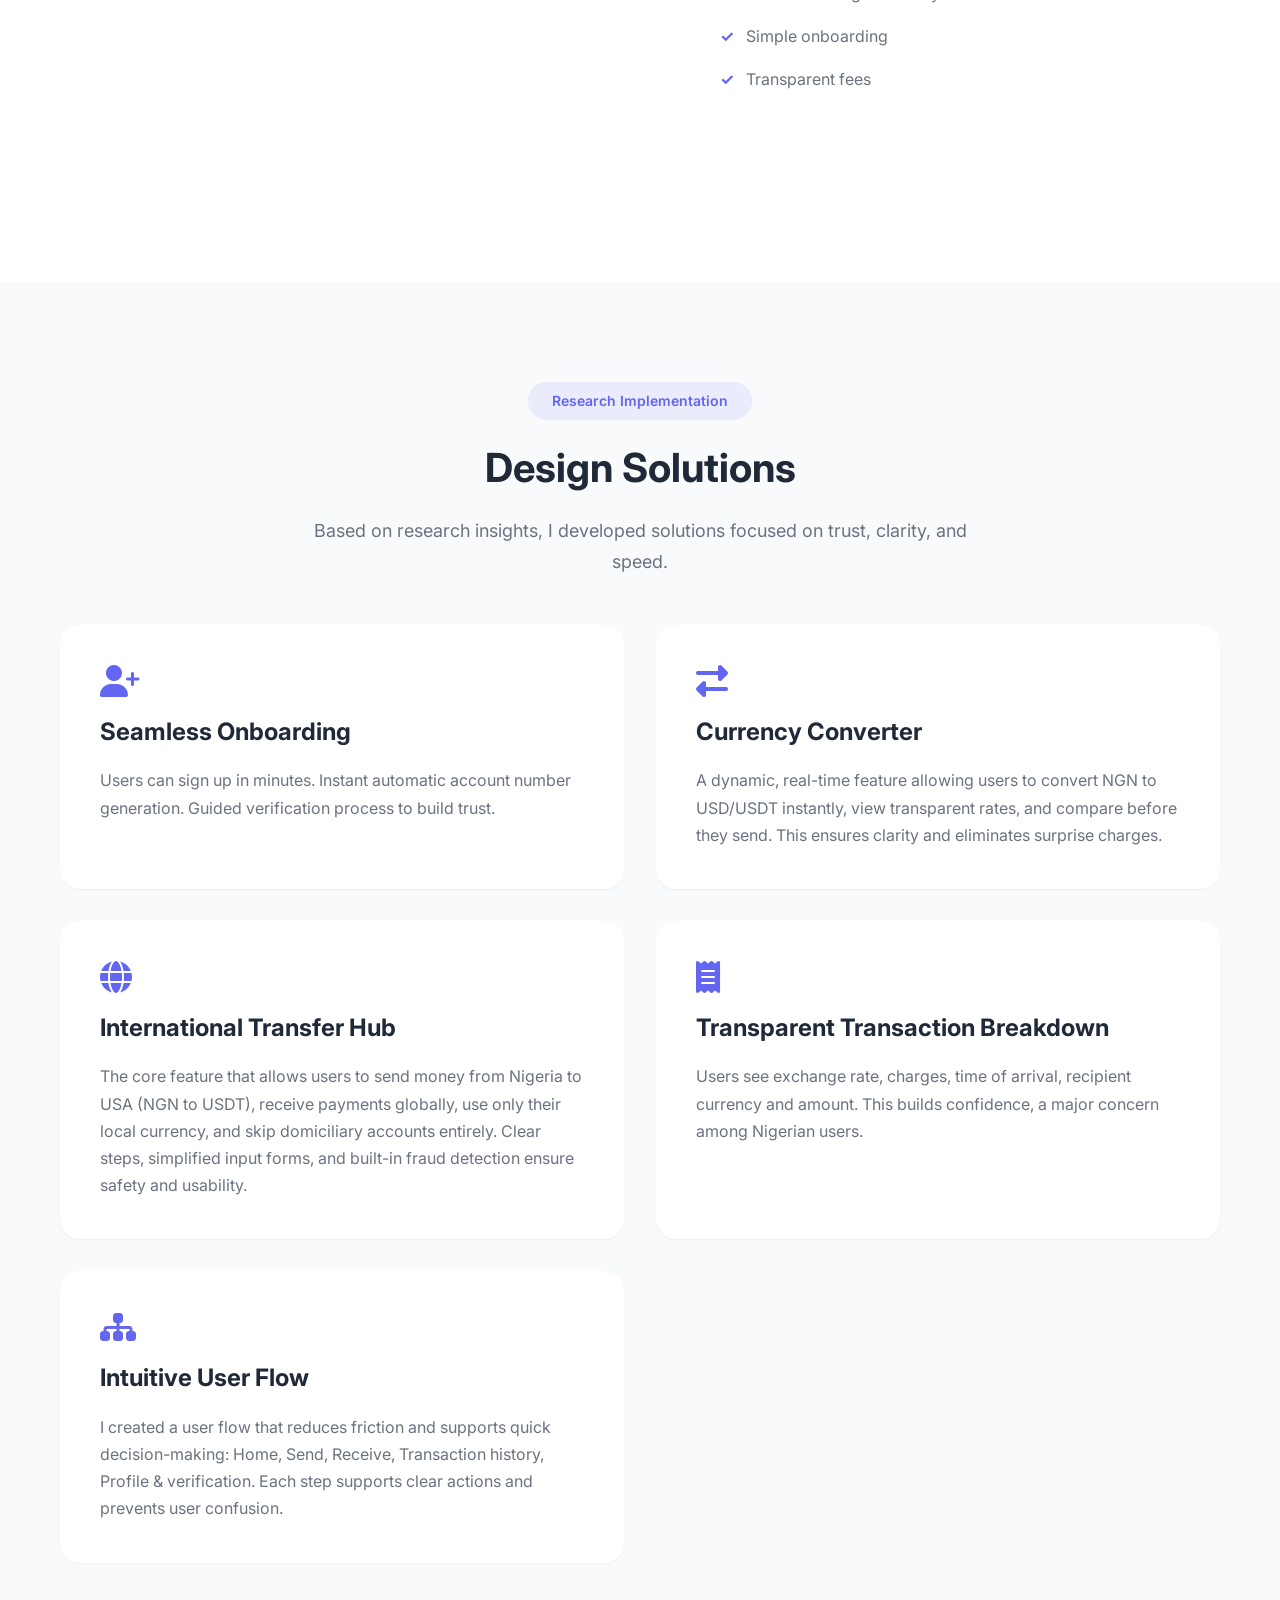
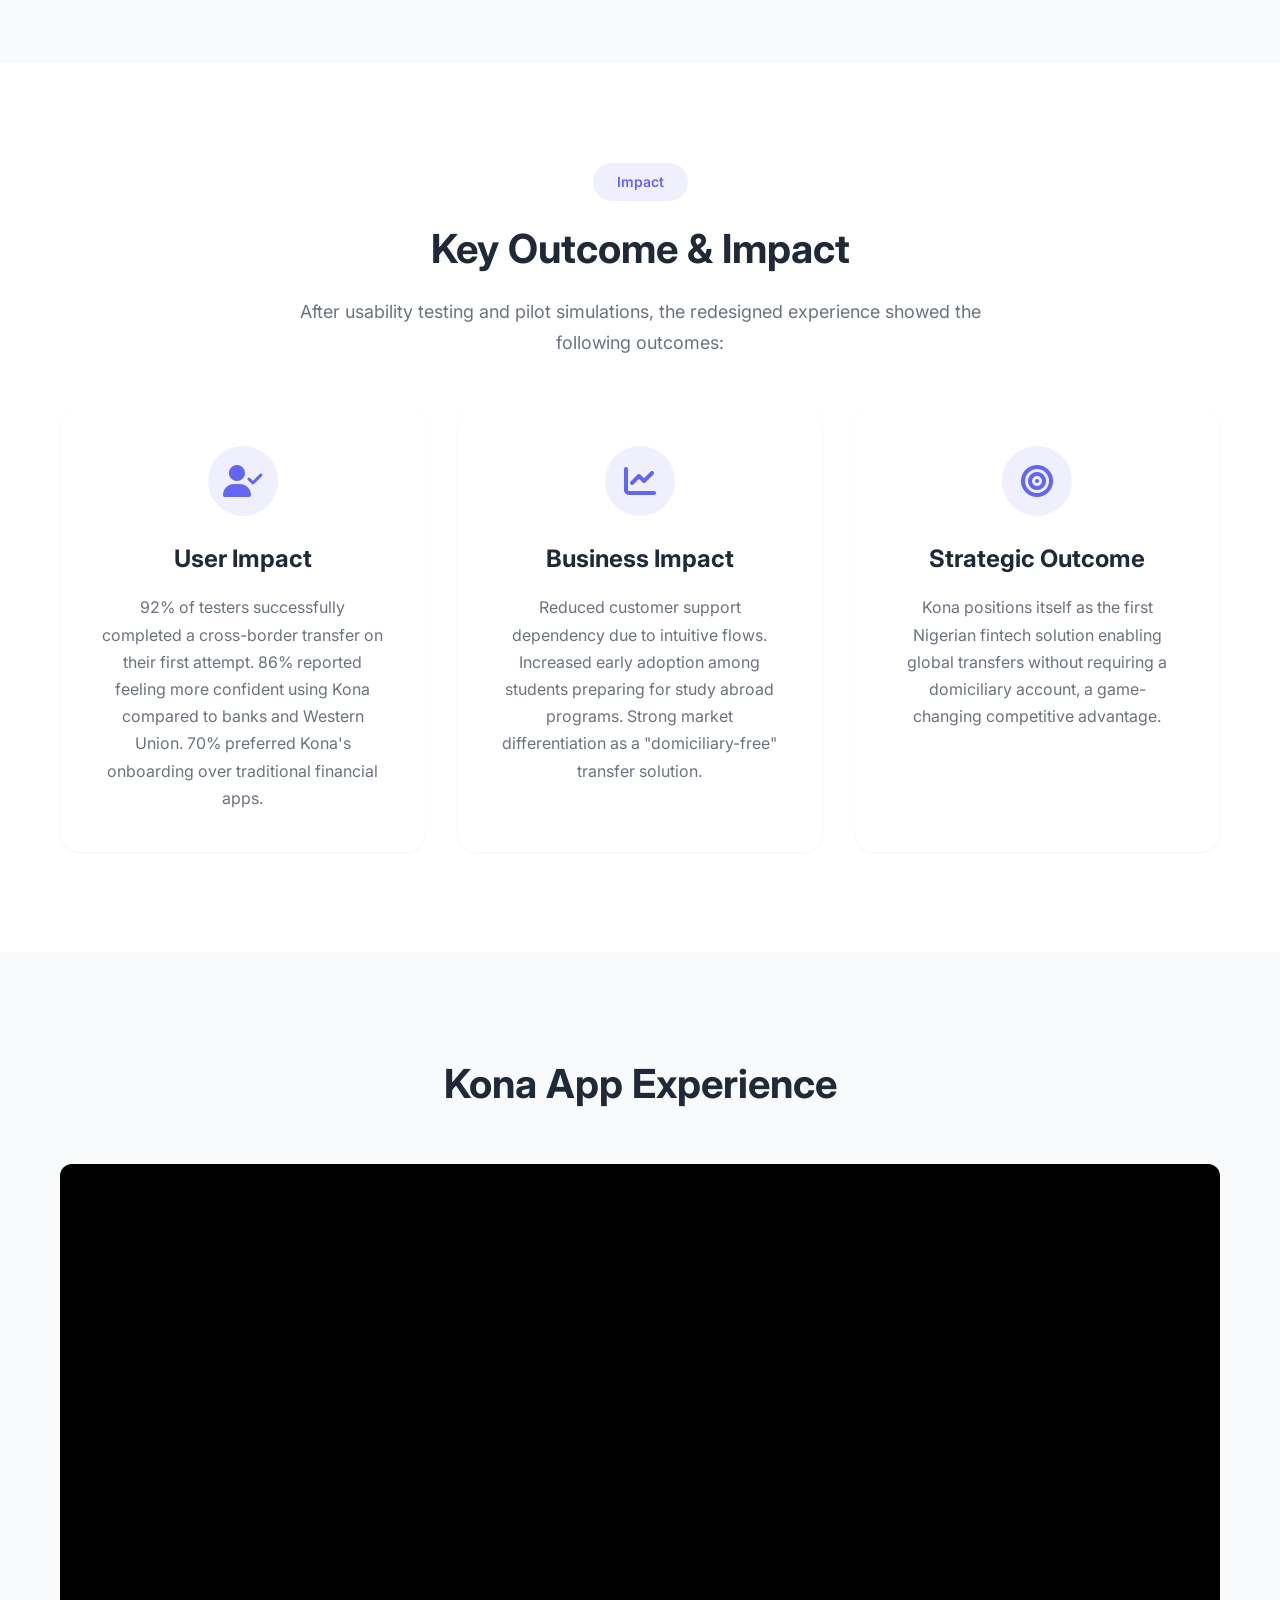
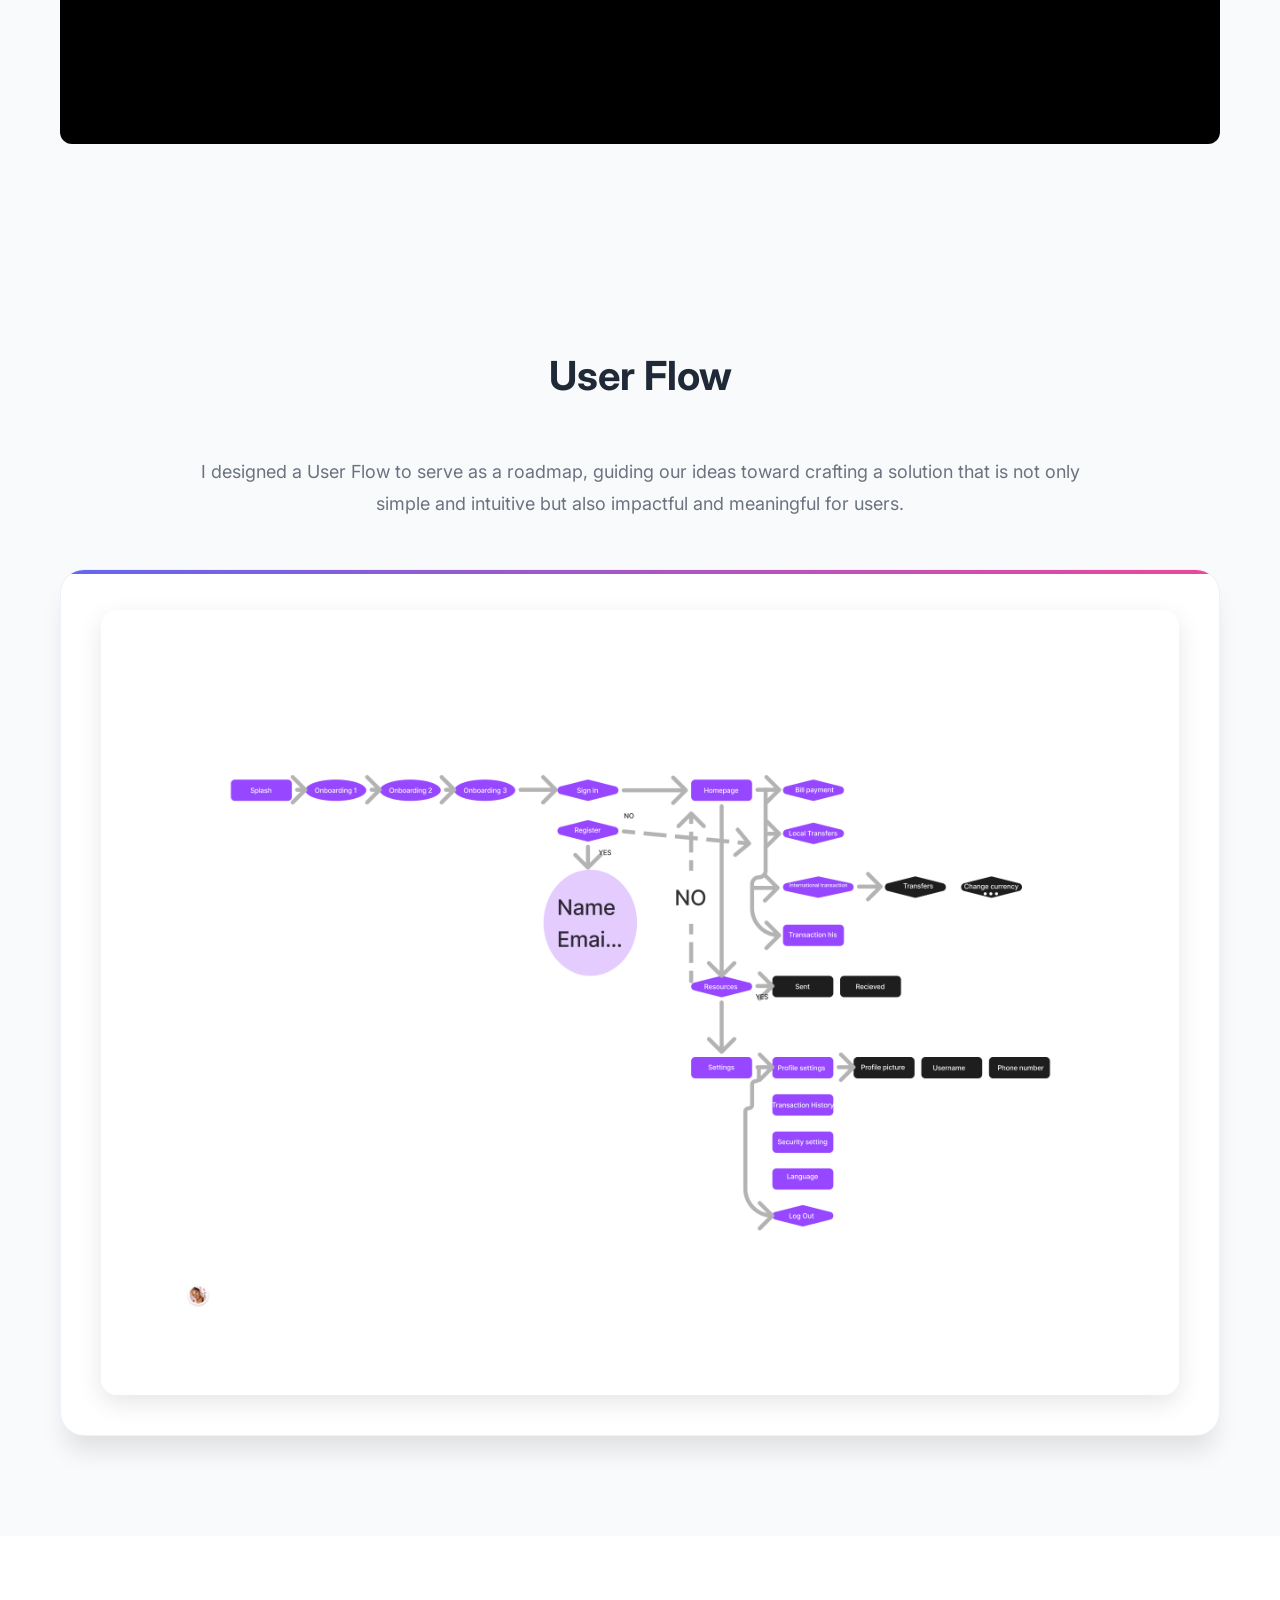
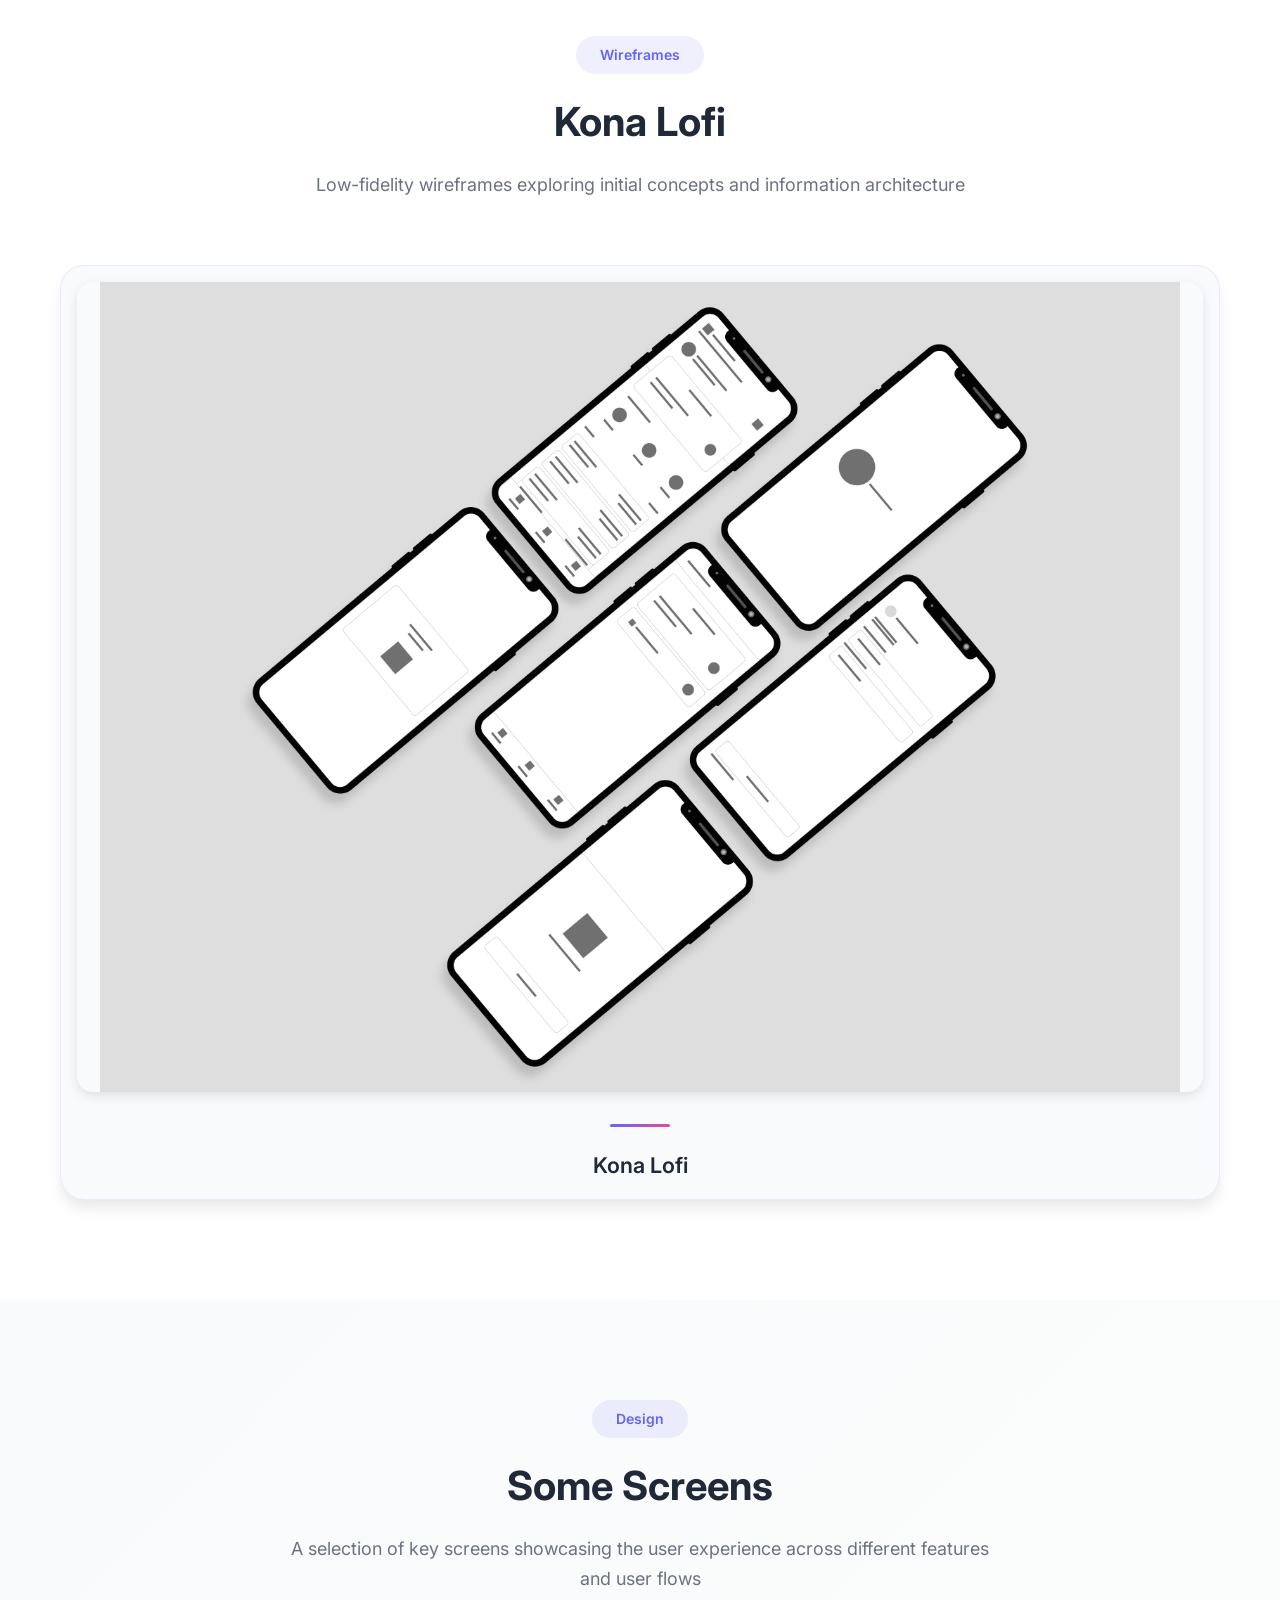
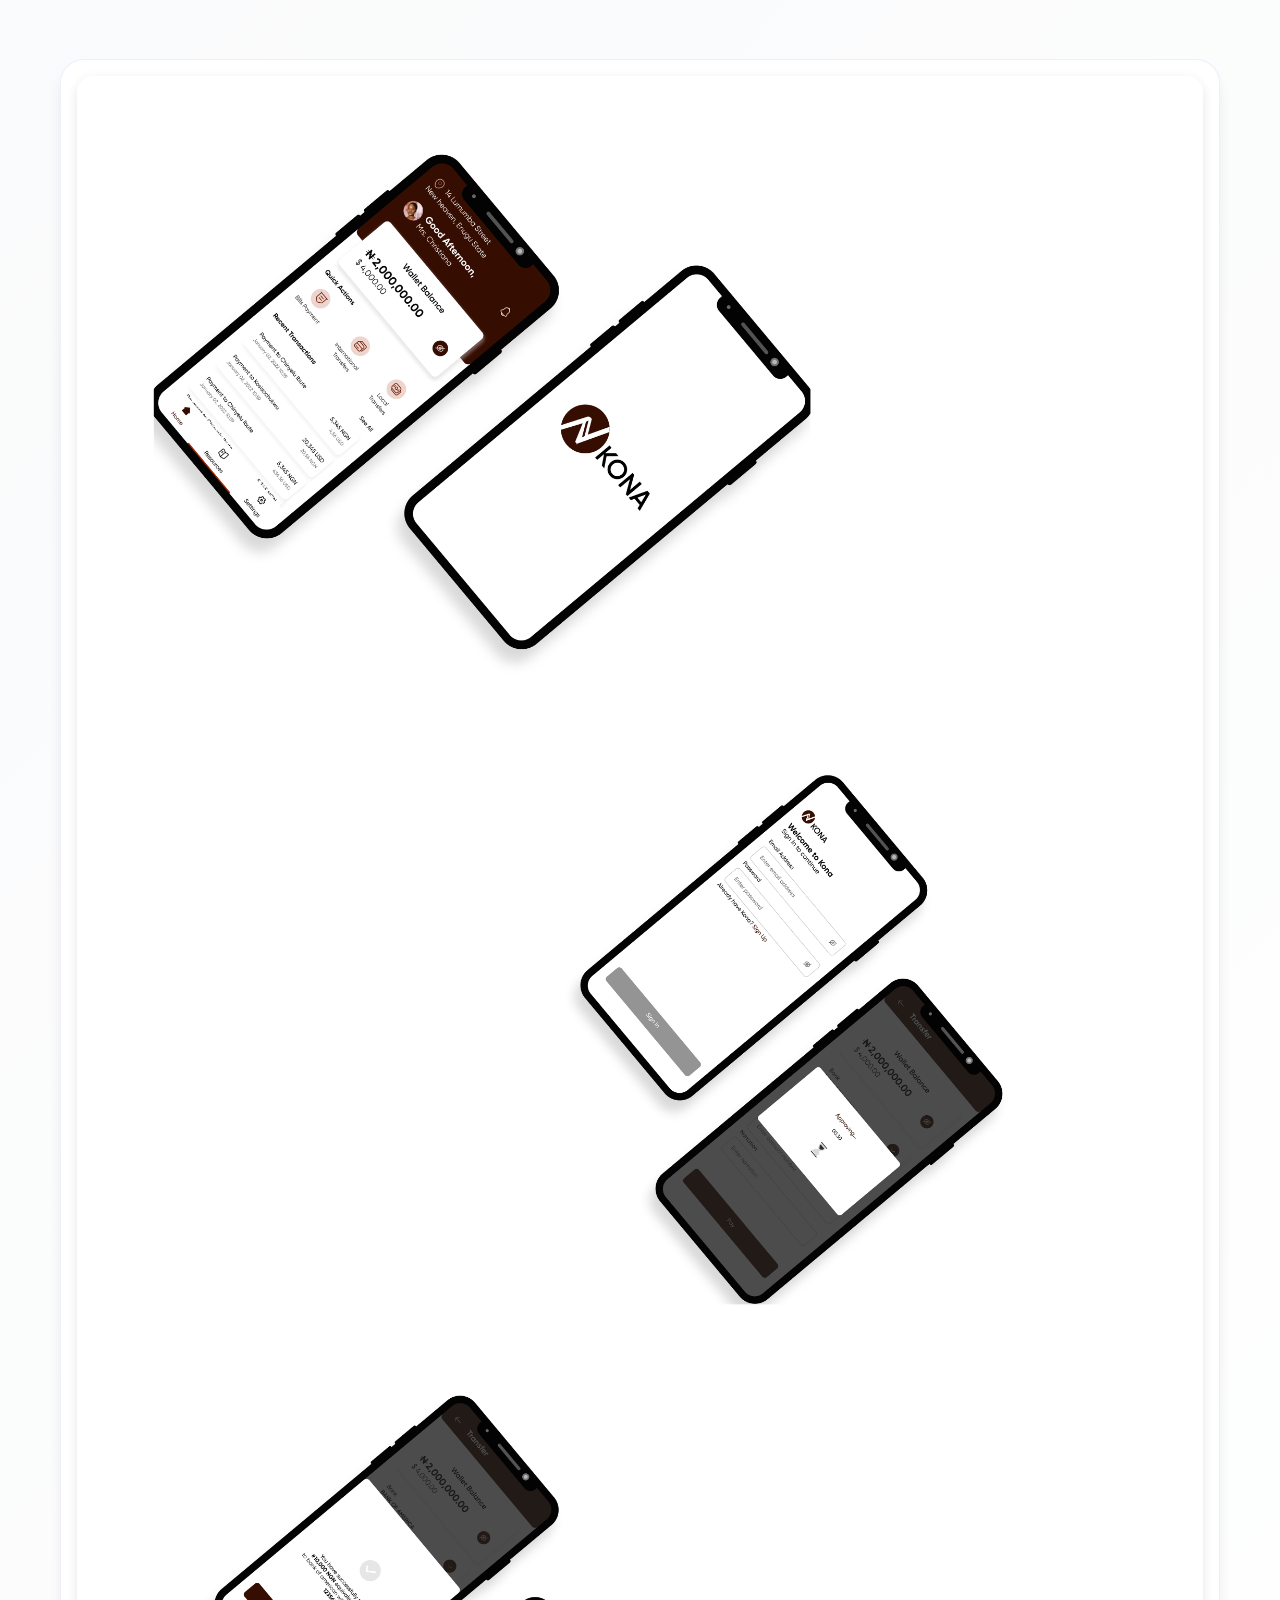
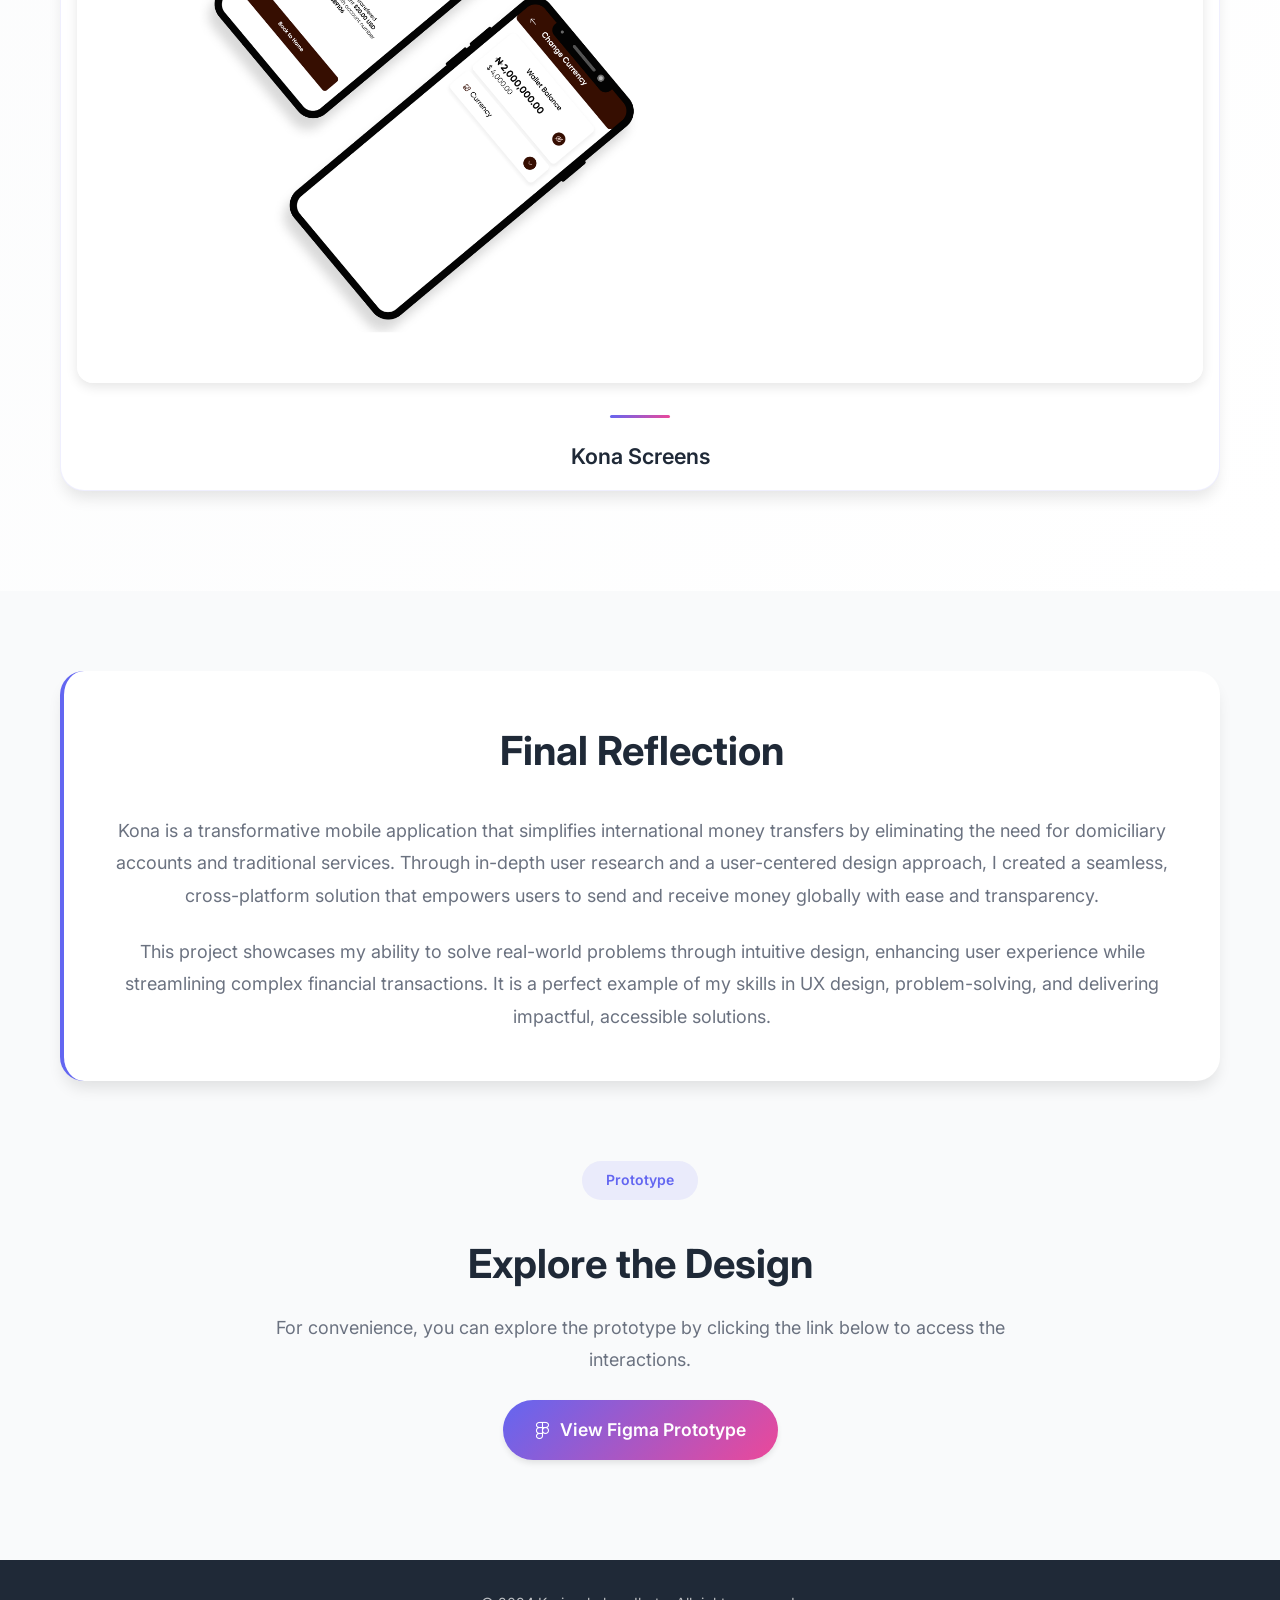
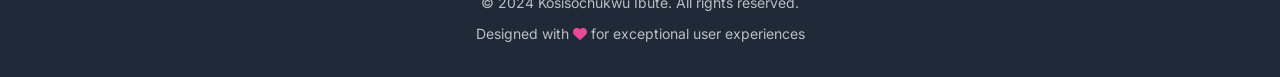
<file: kona-case-study.html>
<!DOCTYPE html>
<html lang="en">
  <head>
    <meta charset="UTF-8" />
    <meta name="viewport" content="width=device-width, initial-scale=1.0" />
    <meta
      name="description"
      content="Kona Case Study - A cross-border mobile payment application enabling global money transfers without domiciliary accounts. UX design case study by Kosisochukwu Ibute."
    />
    <title>Kona Case Study - Kosisochukwu Ibute</title>
    <link rel="stylesheet" href="styles.css" />
    <link rel="preconnect" href="https://fonts.googleapis.com" />
    <link rel="preconnect" href="https://fonts.gstatic.com" crossorigin />
    <link
      href="https://fonts.googleapis.com/css2?family=Inter:wght@300;400;500;600;700;800&family=Playfair+Display:wght@400;500;600;700&display=swap"
      rel="stylesheet"
    />
    <link
      rel="stylesheet"
      href="https://cdnjs.cloudflare.com/ajax/libs/font-awesome/6.4.0/css/all.min.css"
    />
    <style>
      /* Case Study Specific Styles - Same as Metadata */
      .case-study-hero {
        padding: 140px 20px 50px;
        background: linear-gradient(135deg, #f9fafb 0%, #ffffff 100%);
        position: relative;
        overflow: hidden;
      }

      .case-study-hero::before {
        content: "";
        position: absolute;
        top: -50%;
        right: -10%;
        width: 600px;
        height: 600px;
        background: radial-gradient(
          circle,
          rgba(99, 102, 241, 0.1) 0%,
          transparent 70%
        );
        border-radius: 50%;
        animation: float 20s ease-in-out infinite;
      }

      @keyframes float {
        0%,
        100% {
          transform: translate(0, 0) rotate(0deg);
        }
        50% {
          transform: translate(-30px, -30px) rotate(180deg);
        }
      }

      .case-study-hero .container {
        max-width: 900px;
        position: relative;
        z-index: 1;
      }

      .back-link {
        display: inline-flex;
        align-items: center;
        gap: 0.5rem;
        color: var(--primary-color);
        text-decoration: none;
        font-weight: 600;
        margin-bottom: 2rem;
        transition: var(--transition);
        font-size: 0.95rem;
      }

      .back-link:hover {
        color: var(--primary-dark);
        gap: 0.75rem;
      }

      .back-link i {
        transition: var(--transition);
      }

      .back-link:hover i {
        transform: translateX(-3px);
      }

      .case-study-logo {
        font-size: 4rem;
        font-weight: 800;
        color: var(--text-dark);
        margin-bottom: 1.5rem;
        letter-spacing: -2px;
        line-height: 1.2;
      }

      .case-study-logo .accent {
        background: var(--gradient-primary);
        -webkit-background-clip: text;
        -webkit-text-fill-color: transparent;
        background-clip: text;
      }

      .case-study-intro {
        font-size: 1.25rem;
        line-height: 1.8;
        color: var(--text-light);
        margin-bottom: 2rem;
      }

      .case-study-role {
        font-size: 1.1rem;
        color: var(--text-dark);
        margin-bottom: 1rem;
        line-height: 1.7;
      }

      .case-study-role strong {
        color: var(--primary-color);
      }

      .hero-image-section {
        padding: 0 20px 40px;
        background: linear-gradient(135deg, #f9fafb 0%, #ffffff 100%);
      }

      .hero-image-container {
        max-width: 1200px;
        margin: 0 auto;
      }

      .hero-image-wrapper {
        width: 100%;
        border-radius: 20px;
        overflow: hidden;
        box-shadow: var(--shadow-xl);
        background: var(--bg-white);
        padding: 2rem;
      }

      .hero-image-wrapper img {
        width: 100%;
        height: auto;
        display: block;
        border-radius: 12px;
      }

      .case-study-section {
        padding: 100px 0;
      }

      .case-study-section-alt {
        background: var(--bg-light);
      }

      .case-study-header {
        text-align: center;
        margin-bottom: 2rem;
      }

      .case-study-tag {
        display: inline-block;
        padding: 0.5rem 1.5rem;
        background: rgba(99, 102, 241, 0.1);
        color: var(--primary-color);
        border-radius: 50px;
        font-size: 0.875rem;
        font-weight: 600;
        margin-bottom: 1rem;
      }

      .case-study-title {
        font-size: 2.5rem;
        font-weight: 700;
        color: var(--text-dark);
        margin-bottom: 1rem;
      }

      .case-study-subtitle {
        font-size: 1.125rem;
        color: var(--text-light);
        max-width: 700px;
        margin: 0 auto;
        line-height: 1.7;
      }

      .problem-intro {
        margin-top: 3rem;
        max-width: 100%;
      }

      .problem-divider-vertical {
        width: 4px;
        min-height: 100%;
        background: var(--gradient-primary);
        border-radius: 2px;
        flex-shrink: 0;
      }

      .problem-card {
        background: var(--bg-white);
        padding: 2.5rem;
        border-radius: 20px;
        box-shadow: var(--shadow-sm);
        transition: var(--transition);
      }

      .problem-card:hover {
        transform: translateY(-5px);
        box-shadow: var(--shadow-lg);
      }

      .problem-list {
        list-style: none;
        padding: 0;
        display: flex;
        flex-direction: column;
        gap: 1.5rem;
        margin-top: 1.5rem;
      }

      .problem-item {
        color: var(--text-light);
        line-height: 1.7;
        display: flex;
        align-items: flex-start;
        gap: 0.75rem;
      }

      .problem-item::before {
        content: "•";
        color: var(--primary-color);
        font-weight: 700;
        font-size: 1.2rem;
        flex-shrink: 0;
        line-height: 1.7;
      }

      .research-grid {
        display: grid;
        grid-template-columns: repeat(2, 1fr);
        gap: 2rem;
        margin-top: 3rem;
      }

      .research-card {
        background: var(--bg-white);
        padding: 2.5rem;
        border-radius: 20px;
        box-shadow: var(--shadow-sm);
        transition: var(--transition);
      }

      .research-card:hover {
        transform: translateY(-5px);
        box-shadow: var(--shadow-lg);
      }

      .research-icon {
        width: 60px;
        height: 60px;
        border-radius: 50%;
        background: rgba(99, 102, 241, 0.1);
        display: flex;
        align-items: center;
        justify-content: center;
        color: var(--primary-color);
        font-size: 1.75rem;
        margin-bottom: 1.5rem;
      }

      .research-title {
        font-size: 1.5rem;
        font-weight: 700;
        margin-bottom: 1.5rem;
        color: var(--text-dark);
      }

      .research-list {
        list-style: none;
        padding: 0;
        display: flex;
        flex-direction: column;
        gap: 1rem;
      }

      .research-item {
        color: var(--text-light);
        line-height: 1.7;
        display: flex;
        align-items: flex-start;
        gap: 0.75rem;
      }

      .research-item::before {
        content: "✓";
        color: var(--primary-color);
        font-weight: 700;
        flex-shrink: 0;
        line-height: 1.7;
      }

      .competitive-grid {
        display: grid;
        grid-template-columns: repeat(4, 1fr);
        gap: 2rem;
        margin-top: 3rem;
      }

      .competitive-item {
        background: var(--bg-white);
        padding: 2rem;
        border-radius: 20px;
        box-shadow: var(--shadow-sm);
        text-align: center;
        transition: var(--transition);
      }

      .competitive-item:hover {
        transform: translateY(-5px);
        box-shadow: var(--shadow-lg);
      }

      .competitive-number {
        width: 50px;
        height: 50px;
        border-radius: 50%;
        background: var(--gradient-primary);
        color: white;
        display: flex;
        align-items: center;
        justify-content: center;
        font-weight: 700;
        font-size: 1.5rem;
        margin: 0 auto 1rem;
      }

      .competitive-text {
        color: var(--text-light);
        line-height: 1.7;
        font-size: 0.95rem;
      }

      .solutions-grid {
        display: grid;
        grid-template-columns: repeat(2, 1fr);
        gap: 2rem;
        margin-top: 3rem;
      }

      .solution-card {
        background: var(--bg-white);
        padding: 2.5rem;
        border-radius: 20px;
        box-shadow: var(--shadow-sm);
        transition: var(--transition);
      }

      .solution-card:hover {
        transform: translateY(-5px);
        box-shadow: var(--shadow-lg);
      }

      .solution-title {
        font-size: 1.5rem;
        font-weight: 700;
        margin-bottom: 1rem;
        color: var(--text-dark);
      }

      .solution-description {
        color: var(--text-light);
        line-height: 1.7;
      }

      .outcomes-grid {
        display: grid;
        grid-template-columns: repeat(3, 1fr);
        gap: 2rem;
        margin-top: 3rem;
      }

      .outcome-card {
        background: var(--bg-white);
        padding: 2.5rem;
        border-radius: 20px;
        box-shadow: var(--shadow-sm);
        transition: var(--transition);
        text-align: center;
      }

      .outcome-card:hover {
        transform: translateY(-5px);
        box-shadow: var(--shadow-lg);
      }

      .outcome-icon {
        width: 70px;
        height: 70px;
        border-radius: 50%;
        background: rgba(99, 102, 241, 0.1);
        display: flex;
        align-items: center;
        justify-content: center;
        color: var(--primary-color);
        font-size: 2rem;
        margin: 0 auto 1.5rem;
      }

      .outcome-title {
        font-size: 1.5rem;
        font-weight: 700;
        margin-bottom: 1rem;
        color: var(--text-dark);
      }

      .outcome-description {
        color: var(--text-light);
        line-height: 1.7;
      }

      .project-meta {
        display: flex;
        flex-wrap: wrap;
        gap: 2rem;
        margin-top: 2rem;
        padding-top: 2rem;
        border-top: 1px solid var(--border-color);
      }

      .meta-item {
        display: flex;
        align-items: center;
        gap: 0.75rem;
      }

      .meta-item i {
        color: var(--primary-color);
        font-size: 1.25rem;
      }

      .meta-item span {
        color: var(--text-light);
        font-size: 0.95rem;
      }

      .meta-item strong {
        color: var(--text-dark);
        font-weight: 600;
      }

      /* User Flow Section Styles */
      .user-flow-container {
        max-width: 1400px;
        margin: 3rem auto 0;
      }

      .user-flow-text-content {
        max-width: 900px;
        margin: 0 auto 3rem;
        text-align: center;
      }

      .user-flow-text-content p {
        font-size: 1.125rem;
        line-height: 1.8;
        color: var(--text-light);
        margin: 0;
      }

      .user-flow-image-wrapper {
        width: 100%;
        background: var(--bg-white);
        padding: 2.5rem;
        border-radius: 24px;
        box-shadow: var(--shadow-xl);
        overflow: hidden;
        position: relative;
        border: 1px solid rgba(99, 102, 241, 0.1);
      }

      .user-flow-image-wrapper::before {
        content: "";
        position: absolute;
        top: 0;
        left: 0;
        right: 0;
        height: 4px;
        background: linear-gradient(
          90deg,
          var(--primary-color),
          var(--secondary-color)
        );
        border-radius: 24px 24px 0 0;
      }

      .user-flow-image {
        width: 100%;
        height: auto;
        display: block;
        border-radius: 16px;
        box-shadow: 0 8px 24px rgba(0, 0, 0, 0.1);
        transition: var(--transition);
      }

      .user-flow-image:hover {
        transform: scale(1.01);
        box-shadow: 0 12px 32px rgba(0, 0, 0, 0.15);
      }

      @media (max-width: 968px) {
        .user-flow-image-wrapper {
          padding: 1.5rem;
        }
      }

      /* Screens Gallery Section */
      .screens-gallery-section {
        padding: 100px 0;
        background: linear-gradient(135deg, #f9fafb 0%, #ffffff 100%);
        position: relative;
        overflow: hidden;
      }

      .screens-gallery-section::before {
        content: "";
        position: absolute;
        top: -50%;
        right: -10%;
        width: 600px;
        height: 600px;
        background: radial-gradient(
          circle,
          rgba(99, 102, 241, 0.05) 0%,
          transparent 70%
        );
        border-radius: 50%;
        animation: float 20s ease-in-out infinite;
      }

      .screens-gallery {
        display: grid;
        grid-template-columns: repeat(2, 1fr);
        gap: 3rem;
        margin-top: 4rem;
        position: relative;
        z-index: 1;
      }

      .screens-gallery-item {
        background: var(--bg-white);
        padding: 2.5rem;
        border-radius: 24px;
        box-shadow: var(--shadow-lg);
        transition: var(--transition);
        overflow: hidden;
        position: relative;
        border: 1px solid rgba(99, 102, 241, 0.1);
      }

      .screens-gallery-item::before {
        content: "";
        position: absolute;
        top: 0;
        left: 0;
        right: 0;
        height: 4px;
        background: var(--gradient-primary);
        transform: scaleX(0);
        transition: var(--transition);
      }

      .screens-gallery-item:hover {
        transform: translateY(-10px);
        box-shadow: var(--shadow-xl);
        border-color: rgba(99, 102, 241, 0.3);
      }

      .screens-gallery-item:hover::before {
        transform: scaleX(1);
      }

      .screens-gallery-item img {
        width: 100%;
        height: auto;
        max-width: 100%;
        display: block;
        border-radius: 16px;
        transition: var(--transition);
        box-shadow: 0 4px 12px rgba(0, 0, 0, 0.1);
        object-fit: contain;
      }

      .screens-gallery-item:hover img {
        transform: scale(1.03);
        box-shadow: 0 8px 24px rgba(0, 0, 0, 0.15);
      }

      .screens-gallery-title {
        font-size: 1.35rem;
        font-weight: 600;
        color: var(--text-dark);
        margin-top: 2rem;
        text-align: center;
        position: relative;
        padding-top: 1.5rem;
      }

      .screens-gallery-title::before {
        content: "";
        position: absolute;
        top: 0;
        left: 50%;
        transform: translateX(-50%);
        width: 60px;
        height: 3px;
        background: var(--gradient-primary);
        border-radius: 2px;
      }

      @media (max-width: 968px) {
        .screens-gallery {
          grid-template-columns: 1fr;
        }
      }

      /* Lofi Section */
      .lofi-section {
        padding: 100px 0;
        background: var(--bg-white);
        position: relative;
        overflow: hidden;
      }

      .lofi-section::before {
        content: "";
        position: absolute;
        top: -50%;
        left: -10%;
        width: 600px;
        height: 600px;
        background: radial-gradient(
          circle,
          rgba(99, 102, 241, 0.05) 0%,
          transparent 70%
        );
        border-radius: 50%;
        animation: float 20s ease-in-out infinite;
      }

      .lofi-gallery {
        display: grid;
        grid-template-columns: 1fr;
        gap: 3rem;
        margin-top: 4rem;
        position: relative;
        z-index: 1;
      }

      .lofi-item {
        background: var(--bg-light);
        padding: 2rem;
        border-radius: 24px;
        box-shadow: var(--shadow-lg);
        transition: var(--transition);
        overflow: hidden;
        position: relative;
        border: 1px solid rgba(99, 102, 241, 0.1);
      }

      .lofi-item::before {
        content: "";
        position: absolute;
        top: 0;
        left: 0;
        right: 0;
        height: 4px;
        background: var(--gradient-primary);
        transform: scaleX(0);
        transition: var(--transition);
      }

      .lofi-item:hover {
        transform: translateY(-10px);
        box-shadow: var(--shadow-xl);
        border-color: rgba(99, 102, 241, 0.3);
      }

      .lofi-item:hover::before {
        transform: scaleX(1);
      }

      .lofi-item img {
        width: 100%;
        height: auto;
        max-width: 100%;
        display: block;
        border-radius: 16px;
        transition: var(--transition);
        box-shadow: 0 4px 12px rgba(0, 0, 0, 0.1);
        object-fit: contain;
      }

      .lofi-item:hover img {
        transform: scale(1.03);
        box-shadow: 0 8px 24px rgba(0, 0, 0, 0.15);
      }

      .lofi-title {
        font-size: 1.35rem;
        font-weight: 600;
        color: var(--text-dark);
        margin-top: 2rem;
        text-align: center;
        position: relative;
        padding-top: 1.5rem;
      }

      .lofi-title::before {
        content: "";
        position: absolute;
        top: 0;
        left: 50%;
        transform: translateX(-50%);
        width: 60px;
        height: 3px;
        background: var(--gradient-primary);
        border-radius: 2px;
      }

      /* Videos Section */
      .videos-section {
        padding: 100px 0;
        background: var(--bg-light);
        min-height: auto;
      }

      .video-container {
        max-width: 1200px;
        margin: 3rem auto 0;
      }

      .video-item {
        margin-bottom: 3rem;
      }

      .video-item:last-child {
        margin-bottom: 0;
      }

      .video-title {
        font-size: 1.5rem;
        font-weight: 700;
        color: var(--text-dark);
        margin-bottom: 1.5rem;
        text-align: center;
      }

      .video-player-wrapper {
        position: relative;
        width: 100%;
        max-width: 100%;
        max-height: 90vh;
        display: flex;
        align-items: center;
        justify-content: center;
        border-radius: 12px;
        background: #000;
        overflow: visible;
        margin: 0 auto;
      }

      .video-player-wrapper video {
        width: 100%;
        height: auto;
        max-height: 90vh;
        display: block;
        border-radius: 12px;
        object-fit: contain;
      }

      @media (max-width: 768px) {
        .videos-section {
          padding: 0 !important;
          margin: 0 !important;
          overflow: visible !important;
          height: auto !important;
        }

        .videos-section .container {
          padding: 0 !important;
          margin: 0 !important;
          max-width: 100% !important;
          width: 100% !important;
          overflow: visible !important;
        }

        .videos-section .case-study-header {
          padding: 1rem 1rem 0.5rem;
          margin: 0;
        }

        .video-container {
          margin: 0 !important;
          padding: 0 !important;
          max-width: 100% !important;
          width: 100% !important;
          overflow: visible !important;
          height: auto !important;
        }

        .video-item {
          margin: 0 !important;
          padding: 0 !important;
          width: 100% !important;
          overflow: visible !important;
          height: auto !important;
        }

        .video-player-wrapper {
          width: 100vw !important;
          height: auto !important;
          max-width: 100vw !important;
          max-height: none !important;
          min-height: auto !important;
          border-radius: 0;
          margin: 0 !important;
          padding: 0 !important;
          position: relative;
          left: 50%;
          transform: translateX(-50%);
          background: #000;
          display: flex !important;
          align-items: center;
          justify-content: center;
          overflow: visible !important;
        }

        .video-player-wrapper video {
          width: auto !important;
          height: auto !important;
          max-width: 100vw !important;
          max-height: 100vh !important;
          min-width: 0 !important;
          min-height: 0 !important;
          object-fit: contain !important;
          object-position: center !important;
          border-radius: 0;
          display: block;
          margin: 0;
          padding: 0;
        }
      }

      /* Progress Indicator */
      .progress-indicator {
        position: fixed;
        top: 0;
        left: 0;
        width: 0%;
        height: 3px;
        background: var(--gradient-primary);
        z-index: 1001;
        transition: width 0.1s ease-out;
        box-shadow: 0 2px 4px rgba(99, 102, 241, 0.3);
      }

      /* Scroll-triggered Animations */
      .animate-on-scroll {
        opacity: 0;
        transform: translateY(30px);
        transition: opacity 0.6s ease-out, transform 0.6s ease-out;
      }

      .animate-on-scroll.animated {
        opacity: 1;
        transform: translateY(0);
      }

      .animate-on-scroll-delay-1 {
        transition-delay: 0.1s;
      }

      .animate-on-scroll-delay-2 {
        transition-delay: 0.2s;
      }

      .animate-on-scroll-delay-3 {
        transition-delay: 0.3s;
      }

      .animate-fade-in {
        opacity: 0;
        transition: opacity 0.8s ease-out;
      }

      .animate-fade-in.animated {
        opacity: 1;
      }

      .animate-scale-in {
        opacity: 0;
        transform: scale(0.95);
        transition: opacity 0.6s ease-out, transform 0.6s ease-out;
      }

      .animate-scale-in.animated {
        opacity: 1;
        transform: scale(1);
      }

      .reflection-section {
        background: var(--bg-light);
        padding: 80px 0 40px 0;
      }

      .reflection-content {
        max-width: 900px;
        margin: 0 auto;
        background: var(--bg-white);
        padding: 3rem;
        border-radius: 24px;
        box-shadow: var(--shadow-lg);
        border-left: 4px solid var(--primary-color);
      }

      .reflection-content p {
        font-size: 1.125rem;
        line-height: 1.8;
        color: var(--text-light);
        margin-bottom: 1.5rem;
      }

      .reflection-content p:last-child {
        margin-bottom: 0;
      }

      /* Prototype Section */
      .prototype-section {
        background: var(--bg-light);
        padding: 40px 0 100px 0;
        text-align: center;
      }

      .prototype-content {
        max-width: 800px;
        margin: 0 auto;
      }

      .prototype-text {
        font-size: 1.125rem;
        line-height: 1.8;
        color: var(--text-light);
        margin-bottom: 1.5rem;
      }

      .prototype-link {
        display: inline-flex;
        align-items: center;
        gap: 0.75rem;
        padding: 1rem 2rem;
        background: var(--gradient-primary);
        color: white;
        text-decoration: none;
        border-radius: 50px;
        font-weight: 600;
        font-size: 1.1rem;
        transition: var(--transition);
        box-shadow: var(--shadow-md);
      }

      .prototype-link:hover {
        transform: translateY(-2px);
        box-shadow: var(--shadow-lg);
      }

      @media (max-width: 968px) {
        .problem-grid,
        .research-grid,
        .solutions-grid,
        .outcomes-grid,
        .competitive-grid {
          grid-template-columns: 1fr;
        }

        .case-study-title {
          font-size: 2rem;
        }

        .case-study-logo {
          font-size: 2.5rem;
        }
      }

      @media (max-width: 768px) {
        .case-study-hero {
          padding: 120px 20px 60px;
        }

        .case-study-section {
          padding: 80px 0;
        }

        .case-study-logo {
          font-size: 2rem;
        }
      }
    </style>
  </head>
  <body>
    <!-- Progress Indicator -->
    <div class="progress-indicator" id="progress-indicator"></div>
    <!-- Navigation -->
    <nav class="navbar" id="navbar">
      <div class="nav-container">
        <div class="nav-logo">
          <a href="index.html#home">Kosi Nina</a>
        </div>
        <ul class="nav-menu" id="nav-menu">
          <li><a href="index.html#home" class="nav-link">Home</a></li>
          <li><a href="index.html#about" class="nav-link">About</a></li>
          <li><a href="index.html#skills" class="nav-link">Skills</a></li>
          <li><a href="index.html#projects" class="nav-link">Projects</a></li>
          <li>
            <a href="index.html#experience" class="nav-link">Experience</a>
          </li>
          <li><a href="index.html#education" class="nav-link">Education</a></li>
          <li><a href="index.html#contact" class="nav-link">Contact</a></li>
        </ul>
        <div class="nav-toggle" id="nav-toggle">
          <span></span>
          <span></span>
          <span></span>
        </div>
      </div>
    </nav>

    <!-- Case Study Hero -->
    <section class="case-study-hero">
      <div class="container">
        <a href="index.html#projects" class="back-link">
          <i class="fas fa-arrow-left"></i>
          Back to Projects
        </a>
        <h1 class="case-study-logo">K<span class="accent">ON</span>A</h1>
        <p class="case-study-intro">
          Kona is a cross-border mobile payment application that enables users
          to send and receive money globally using only their local currency.
          With Kona, a user in Nigeria can send funds in NGN, and the recipient
          in the U.S. can receive the money instantly in USD or USDT, no
          domiciliary account required. Kona exists to eliminate the financial
          barriers that have long prevented students, parents, workers, and
          business owners from making seamless international transactions.
        </p>
        <div class="project-meta">
          <div class="meta-item">
            <i class="fas fa-mobile-alt"></i>
            <span><strong>Platform:</strong> Mobile Application</span>
          </div>
          <div class="meta-item">
            <i class="fas fa-tag"></i>
            <span><strong>Category:</strong> Fintech</span>
          </div>
        </div>
      </div>
    </section>

    <!-- Hero Image Section -->
    <section class="hero-image-section">
      <div class="hero-image-container">
        <div class="hero-image-wrapper">
          <img src="Kona.png" alt="Kona Application" />
        </div>
      </div>
    </section>

    <!-- Problem Statement Section -->
    <section class="case-study-section">
      <div class="container">
        <div class="case-study-header">
          <span class="case-study-tag">The Challenge</span>
          <h2 class="case-study-title">Problem Statement</h2>
        </div>
        <div class="problem-intro">
          <p
            class="case-study-subtitle"
            style="text-align: left; margin: 0; max-width: 100%"
          >
            Nigeria has a massive population of students and workers pursuing
            opportunities abroad. However, many of them struggle to pay tuition,
            handle emergencies, or support family members overseas because:
          </p>
        </div>
        <div
          class="problem-card"
          style="
            margin-top: 2rem;
            display: flex;
            gap: 2rem;
            align-items: flex-start;
          "
        >
          <div class="problem-divider-vertical"></div>
          <div style="flex: 1">
            <ul class="problem-list" style="margin-top: 0">
              <li class="problem-item">
                Opening a domiciliary account is slow, bureaucratic, and
                sometimes unattainable.
              </li>
              <li class="problem-item">
                Many users experience delays and restrictions when using Western
                Union or similar services.
              </li>
              <li class="problem-item">Parents miss school fee deadlines.</li>
              <li class="problem-item">
                Students lose opportunities due to payment complications.
              </li>
              <li class="problem-item">
                Everyday cross-border transactions feel intimidating and
                inaccessible.
              </li>
            </ul>
            <p
              style="
                margin-top: 2rem;
                color: var(--text-light);
                line-height: 1.8;
                font-size: 1.05rem;
              "
            >
              This broken process leads to frustration, financial delays, missed
              deadlines, and lost opportunities. Kona solves this problem by
              allowing anyone to transfer money internationally with zero
              banking hurdles, using the money they already have.
            </p>
          </div>
        </div>
      </div>
    </section>

    <!-- Design Goal Section -->
    <section class="case-study-section case-study-section-alt">
      <div class="container">
        <div class="case-study-header">
          <h2 class="case-study-title">Design Goal</h2>
        </div>
        <div style="max-width: 100%; margin: 0 auto; padding: 0">
          <p
            class="case-study-subtitle"
            style="text-align: center; margin: 0; max-width: 100%"
          >
            To Create an intuitive, secure, and accessible mobile application
            that enables cross-border money transfers without requiring
            specialized accounts, while delivering the speed and simplicity
            users expect from modern fintech products.
          </p>
        </div>
      </div>
    </section>

    <!-- Understanding the Users Section -->
    <section class="case-study-section">
      <div class="container">
        <div class="case-study-header">
          <span class="case-study-tag">Understanding the Users</span>
          <h2 class="case-study-title">Research Approach</h2>
        </div>
        <p
          class="case-study-subtitle"
          style="margin-bottom: 2rem; max-width: 100%"
        >
          To deeply understand user pain points, adoption barriers, and
          expectations, I conducted a mixed-methods research process:
        </p>
        <div class="research-grid">
          <div
            class="research-card"
            style="box-shadow: none; background: transparent"
          >
            <div class="research-icon">
              <i class="fas fa-users"></i>
            </div>
            <h3 class="research-title">User Interviews & Survey</h3>
            <ul class="research-list">
              <li class="research-item">
                Interviewed 5 Students studying abroad
              </li>
              <li class="research-item">
                3 Parents supporting their children overseas
              </li>
              <li class="research-item">2 Freelancers with global clients</li>
              <li class="research-item">
                3 Workers sending/receiving money internationally
              </li>
              <li class="research-item">
                Shared online surveys to general public and 50% wanted a simple
                and user friendly way to send money internationally.
              </li>
            </ul>
          </div>
          <div
            class="research-card"
            style="box-shadow: none; background: transparent"
          >
            <div class="research-icon">
              <i class="fas fa-lightbulb"></i>
            </div>
            <h3 class="research-title">Key Insights</h3>
            <ul class="research-list">
              <li class="research-item">
                Many users avoid domiciliary accounts because the process is
                stressful, time-consuming, and requires unrealistic
                documentation.
              </li>
              <li class="research-item">
                Students often need to pay school fees urgently, but transfer
                delays cause unnecessary panic.
              </li>
              <li class="research-item">
                Parents want a solution they can trust instantly, without any
                complicated banking processes.
              </li>
              <li class="research-item">
                Trust, speed, and transparency are the top decision factors.
              </li>
            </ul>
          </div>
        </div>
      </div>
    </section>

    <!-- Market Research Section -->
    <section class="case-study-section case-study-section-alt">
      <div class="container">
        <div class="case-study-header">
          <h2 class="case-study-title">Market Research</h2>
        </div>
        <div class="research-grid">
          <div
            class="research-card"
            style="box-shadow: none; background: transparent"
          >
            <p
              class="case-study-subtitle"
              style="text-align: left; margin: 0; max-width: 100%"
            >
              Explored existing solutions like Western Union, WorldRemit, and
              traditional banking systems.
            </p>
          </div>
          <div
            class="research-card"
            style="box-shadow: none; background: transparent"
          >
            <div class="research-icon">
              <i class="fas fa-lightbulb"></i>
            </div>
            <h3 class="research-title">Key Insights</h3>
            <ul class="research-list">
              <li class="research-item">
                Many cross-border solutions work well, but still require special
                accounts or physical presence.
              </li>
              <li class="research-item">
                Western Union and others are widespread but not always
                convenient, and fees can be high.
              </li>
              <li class="research-item">
                No strong local solution offers instant currency conversion tied
                to local accounts without domiciliary restrictions.
              </li>
            </ul>
          </div>
        </div>
      </div>
    </section>

    <!-- Competitive Analysis Section -->
    <section class="case-study-section">
      <div class="container">
        <div class="research-grid" style="margin-bottom: 3rem">
          <div
            class="research-card"
            style="box-shadow: none; background: transparent"
          >
            <h2
              class="case-study-title"
              style="text-align: left; margin-bottom: 1rem"
            >
              Competitive Analysis
            </h2>
            <p
              class="case-study-subtitle"
              style="text-align: left; margin: 0; max-width: 100%"
            >
              I reviewed 3 popular cross-border payment applications:
              Flutterwave, Payoneer, Chipper Cash
            </p>
          </div>
          <div
            class="research-card"
            style="box-shadow: none; background: transparent"
          >
            <h3
              class="case-study-title"
              style="font-size: 1.75rem; text-align: left; margin-bottom: 1rem"
            >
              Opportunity Identified
            </h3>
            <p
              class="case-study-subtitle"
              style="text-align: left; margin: 0 0 1rem; max-width: 100%"
            >
              There is room for a Nigerian-first, Africa-focused solution
              offering:
            </p>
            <ul
              class="research-list"
              style="text-align: left; margin: 0; padding-left: 1.5rem"
            >
              <li class="research-item">Instant international transfers</li>
              <li class="research-item">
                Local-to-foreign currency conversion
              </li>
              <li class="research-item">Simple onboarding</li>
              <li class="research-item">Transparent fees</li>
            </ul>
          </div>
        </div>
      </div>
    </section>

    <!-- Design Solutions Section -->
    <section class="case-study-section case-study-section-alt">
      <div class="container">
        <div class="case-study-header">
          <span class="case-study-tag">Research Implementation</span>
          <h2 class="case-study-title">Design Solutions</h2>
          <p class="case-study-subtitle">
            Based on research insights, I developed solutions focused on trust,
            clarity, and speed.
          </p>
        </div>
        <div class="solutions-grid">
          <div class="solution-card">
            <i
              class="fas fa-user-plus"
              style="
                font-size: 2rem;
                color: var(--primary-color);
                margin-bottom: 1rem;
              "
            ></i>
            <h3 class="solution-title">Seamless Onboarding</h3>
            <p class="solution-description">
              Users can sign up in minutes. Instant automatic account number
              generation. Guided verification process to build trust.
            </p>
          </div>
          <div class="solution-card">
            <i
              class="fas fa-exchange-alt"
              style="
                font-size: 2rem;
                color: var(--primary-color);
                margin-bottom: 1rem;
              "
            ></i>
            <h3 class="solution-title">Currency Converter</h3>
            <p class="solution-description">
              A dynamic, real-time feature allowing users to convert NGN to
              USD/USDT instantly, view transparent rates, and compare before
              they send. This ensures clarity and eliminates surprise charges.
            </p>
          </div>
          <div class="solution-card">
            <i
              class="fas fa-globe"
              style="
                font-size: 2rem;
                color: var(--primary-color);
                margin-bottom: 1rem;
              "
            ></i>
            <h3 class="solution-title">International Transfer Hub</h3>
            <p class="solution-description">
              The core feature that allows users to send money from Nigeria to
              USA (NGN to USDT), receive payments globally, use only their local
              currency, and skip domiciliary accounts entirely. Clear steps,
              simplified input forms, and built-in fraud detection ensure safety
              and usability.
            </p>
          </div>
          <div class="solution-card">
            <i
              class="fas fa-receipt"
              style="
                font-size: 2rem;
                color: var(--primary-color);
                margin-bottom: 1rem;
              "
            ></i>
            <h3 class="solution-title">Transparent Transaction Breakdown</h3>
            <p class="solution-description">
              Users see exchange rate, charges, time of arrival, recipient
              currency and amount. This builds confidence, a major concern among
              Nigerian users.
            </p>
          </div>
          <div class="solution-card">
            <i
              class="fas fa-sitemap"
              style="
                font-size: 2rem;
                color: var(--primary-color);
                margin-bottom: 1rem;
              "
            ></i>
            <h3 class="solution-title">Intuitive User Flow</h3>
            <p class="solution-description">
              I created a user flow that reduces friction and supports quick
              decision-making: Home, Send, Receive, Transaction history, Profile
              & verification. Each step supports clear actions and prevents user
              confusion.
            </p>
          </div>
        </div>
      </div>
    </section>

    <!-- Key Outcome & Impact Section -->
    <section class="case-study-section">
      <div class="container">
        <div class="case-study-header">
          <span class="case-study-tag">Impact</span>
          <h2 class="case-study-title">Key Outcome & Impact</h2>
          <p class="case-study-subtitle">
            After usability testing and pilot simulations, the redesigned
            experience showed the following outcomes:
          </p>
        </div>
        <div class="outcomes-grid">
          <div class="outcome-card">
            <div class="outcome-icon">
              <i class="fas fa-user-check"></i>
            </div>
            <h3 class="outcome-title">User Impact</h3>
            <p class="outcome-description">
              92% of testers successfully completed a cross-border transfer on
              their first attempt. 86% reported feeling more confident using
              Kona compared to banks and Western Union. 70% preferred Kona's
              onboarding over traditional financial apps.
            </p>
          </div>
          <div class="outcome-card">
            <div class="outcome-icon">
              <i class="fas fa-chart-line"></i>
            </div>
            <h3 class="outcome-title">Business Impact</h3>
            <p class="outcome-description">
              Reduced customer support dependency due to intuitive flows.
              Increased early adoption among students preparing for study abroad
              programs. Strong market differentiation as a "domiciliary-free"
              transfer solution.
            </p>
          </div>
          <div class="outcome-card">
            <div class="outcome-icon">
              <i class="fas fa-bullseye"></i>
            </div>
            <h3 class="outcome-title">Strategic Outcome</h3>
            <p class="outcome-description">
              Kona positions itself as the first Nigerian fintech solution
              enabling global transfers without requiring a domiciliary account,
              a game-changing competitive advantage.
            </p>
          </div>
        </div>
      </div>
    </section>

    <!-- Videos Section -->
    <section class="videos-section" id="kona-videos-section">
      <div class="container">
        <div class="case-study-header">
          <h2 class="case-study-title">Kona App Experience</h2>
        </div>
        <div class="video-container">
          <div class="video-item">
            <div class="video-player-wrapper">
              <video id="kona-video" muted loop playsinline preload="auto">
                <source src="Kona Video.mp4" type="video/quicktime" />
                <source src="Kona Video.mp4" type="video/mp4" />
                Your browser does not support the video tag.
              </video>
            </div>
          </div>
        </div>
      </div>
    </section>

    <!-- User Flow Section -->
    <section class="case-study-section case-study-section-alt">
      <div class="container">
        <div class="case-study-header">
          <h2 class="case-study-title">User Flow</h2>
        </div>

        <div class="user-flow-container">
          <div class="user-flow-text-content">
            <p>
              I designed a User Flow to serve as a roadmap, guiding our ideas
              toward crafting a solution that is not only simple and intuitive
              but also impactful and meaningful for users.
            </p>
          </div>

          <div class="user-flow-image-wrapper">
            <img
              src="Kona user flow.png"
              alt="Kona User Flow Diagram"
              class="user-flow-image"
            />
          </div>
        </div>
      </div>
    </section>

    <!-- Kona Lofi Section -->
    <section class="lofi-section">
      <div class="container">
        <div class="case-study-header">
          <span class="case-study-tag">Wireframes</span>
          <h2 class="case-study-title">Kona Lofi</h2>
          <p class="case-study-subtitle">
            Low-fidelity wireframes exploring initial concepts and information
            architecture
          </p>
        </div>
        <div class="lofi-gallery">
          <div class="lofi-item" style="max-width: 100%; padding: 1rem">
            <img
              src="Kona Lofi.png"
              alt="Kona Low-Fidelity Wireframes"
              style="
                width: 100%;
                height: auto;
                max-height: 90vh;
                object-fit: contain;
              "
            />
            <p class="lofi-title">Kona Lofi</p>
          </div>
        </div>
      </div>
    </section>

    <!-- Some Screens -->
    <section class="screens-gallery-section">
      <div class="container">
        <div class="case-study-header">
          <span class="case-study-tag">Design</span>
          <h2 class="case-study-title">Some Screens</h2>
          <p class="case-study-subtitle">
            A selection of key screens showcasing the user experience across
            different features and user flows
          </p>
        </div>
        <div class="screens-gallery" style="grid-template-columns: 1fr">
          <div
            class="screens-gallery-item"
            style="max-width: 100%; padding: 1rem"
          >
            <img
              src="Kona Screens.png"
              alt="Kona Application Screens"
              style="
                width: 100%;
                height: auto;
                max-height: none;
                min-height: 85vh;
                object-fit: contain;
              "
            />
            <p class="screens-gallery-title">Kona Screens</p>
          </div>
        </div>
      </div>
    </section>

    <!-- Final Reflection Section -->
    <section class="reflection-section">
      <div class="container">
        <div
          class="reflection-content"
          style="max-width: 100%; text-align: center"
        >
          <h2
            class="case-study-title"
            style="margin-bottom: 2rem; text-align: center"
          >
            Final Reflection
          </h2>
          <p style="max-width: 100%; text-align: center; margin: 0 auto 1.5rem">
            Kona is a transformative mobile application that simplifies
            international money transfers by eliminating the need for
            domiciliary accounts and traditional services. Through in-depth user
            research and a user-centered design approach, I created a seamless,
            cross-platform solution that empowers users to send and receive
            money globally with ease and transparency.
          </p>
          <p style="max-width: 100%; text-align: center; margin: 0 auto">
            This project showcases my ability to solve real-world problems
            through intuitive design, enhancing user experience while
            streamlining complex financial transactions. It is a perfect example
            of my skills in UX design, problem-solving, and delivering
            impactful, accessible solutions.
          </p>
        </div>
      </div>
    </section>

    <!-- Prototype Link -->
    <section class="prototype-section">
      <div class="container">
        <div class="prototype-content">
          <span class="case-study-tag">Prototype</span>
          <h2 class="case-study-title" style="margin-top: 1rem">
            Explore the Design
          </h2>
          <p class="prototype-text">
            For convenience, you can explore the prototype by clicking the link
            below to access the interactions.
          </p>
          <a
            href="https://www.figma.com/proto/lNefVjfYZJPks5mdMoocH1/Zuri-Works?node-id=356-5125&p=f&t=Sl8hXlnDG0diJRC4-0&scaling=scale-down&content-scaling=fixed&page-id=291%3A178&starting-point-node-id=356%3A4060&show-proto-sidebar=1"
            target="_blank"
            rel="noopener noreferrer"
            class="prototype-link"
          >
            <i class="fab fa-figma"></i>
            View Figma Prototype
          </a>
        </div>
      </div>
    </section>

    <!-- Footer -->
    <footer class="footer">
      <div class="container">
        <div class="footer-content">
          <p>&copy; 2024 Kosisochukwu Ibute. All rights reserved.</p>
          <p>
            Designed with <i class="fas fa-heart"></i> for exceptional user
            experiences
          </p>
        </div>
      </div>
    </footer>

    <!-- Back to Top Button -->
    <button class="back-to-top" id="back-to-top" aria-label="Back to top">
      <i class="fas fa-arrow-up"></i>
    </button>

    <script src="script.js"></script>
    <script>
      // Progress Indicator
      window.addEventListener("scroll", () => {
        const windowHeight =
          document.documentElement.scrollHeight -
          document.documentElement.clientHeight;
        const scrolled = (window.scrollY / windowHeight) * 100;
        document.getElementById("progress-indicator").style.width =
          scrolled + "%";
      });

      // Scroll-triggered Animations
      document.addEventListener("DOMContentLoaded", () => {
        // Auto-add animation classes to key elements
        const headers = document.querySelectorAll(".case-study-header");
        const cards = document.querySelectorAll(
          ".problem-card, .research-card, .solution-card, .outcome-card, .final-reflection"
        );

        headers.forEach((header) => {
          if (!header.classList.contains("animate-on-scroll")) {
            header.classList.add("animate-on-scroll");
          }
        });

        cards.forEach((card, index) => {
          if (!card.classList.contains("animate-on-scroll")) {
            card.classList.add("animate-on-scroll");
            if (index % 2 === 1) {
              card.classList.add("animate-on-scroll-delay-1");
            }
          }
        });

        const animatedElements = document.querySelectorAll(
          ".animate-on-scroll, .animate-fade-in, .animate-scale-in"
        );

        const observer = new IntersectionObserver(
          (entries) => {
            entries.forEach((entry) => {
              if (entry.isIntersecting) {
                entry.target.classList.add("animated");
                observer.unobserve(entry.target);
              }
            });
          },
          {
            threshold: 0.1,
            rootMargin: "0px 0px -50px 0px",
          }
        );

        animatedElements.forEach((element) => {
          observer.observe(element);
        });
      });

      // Video autoplay with Intersection Observer
      document.addEventListener("DOMContentLoaded", () => {
        const videosSection = document.getElementById("kona-videos-section");
        const konaVideo = document.getElementById("kona-video");

        if (videosSection && konaVideo) {
          const observer = new IntersectionObserver(
            (entries) => {
              entries.forEach((entry) => {
                if (entry.isIntersecting) {
                  // Play video when section is visible
                  konaVideo.play().catch((error) => {
                    console.log("Kona video autoplay prevented:", error);
                  });
                } else {
                  // Pause video when section is not visible
                  konaVideo.pause();
                }
              });
            },
            {
              threshold: 0.3, // Trigger when 30% of the section is visible
            }
          );

          observer.observe(videosSection);

          // Try to play immediately if section is already visible
          setTimeout(() => {
            const rect = videosSection.getBoundingClientRect();
            const isVisible = rect.top < window.innerHeight && rect.bottom > 0;
            if (isVisible) {
              konaVideo.play().catch(() => {});
            }
          }, 500);
        }
      });
    </script>
  </body>
</html>
</file>
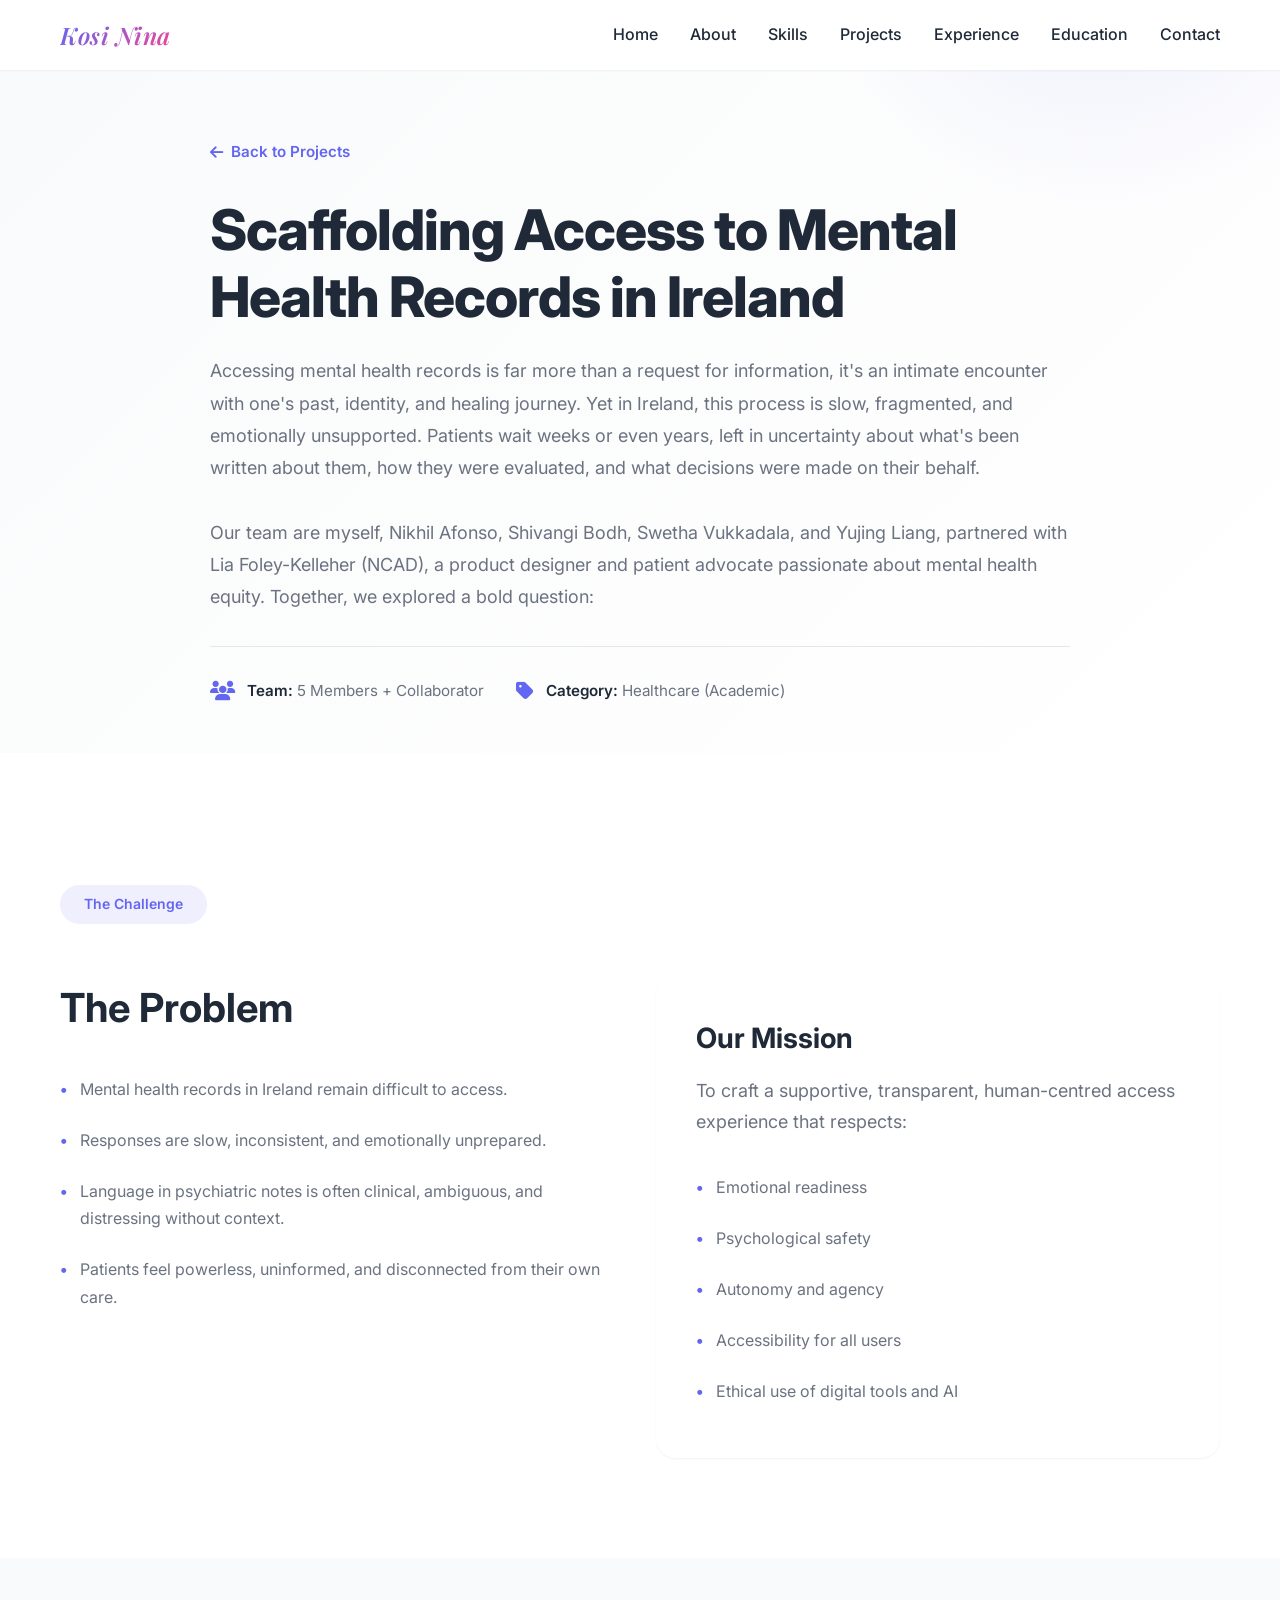
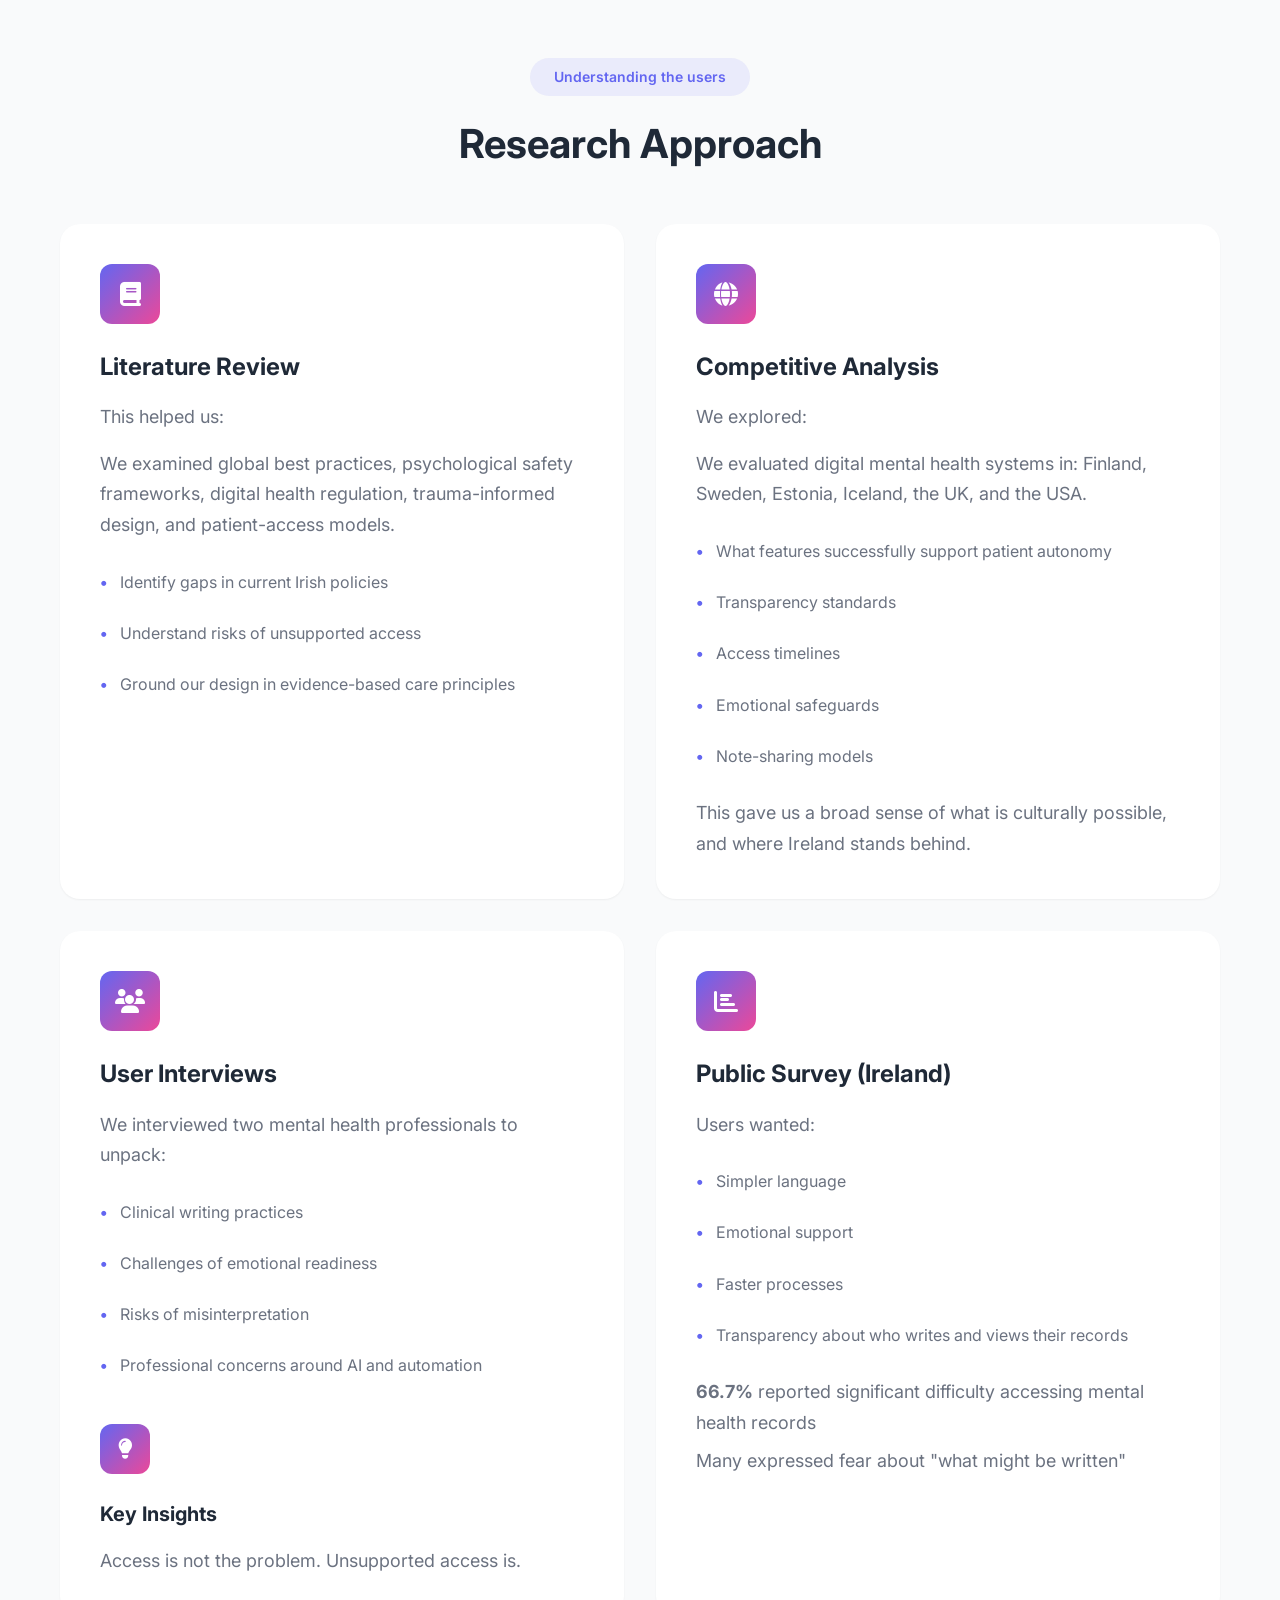
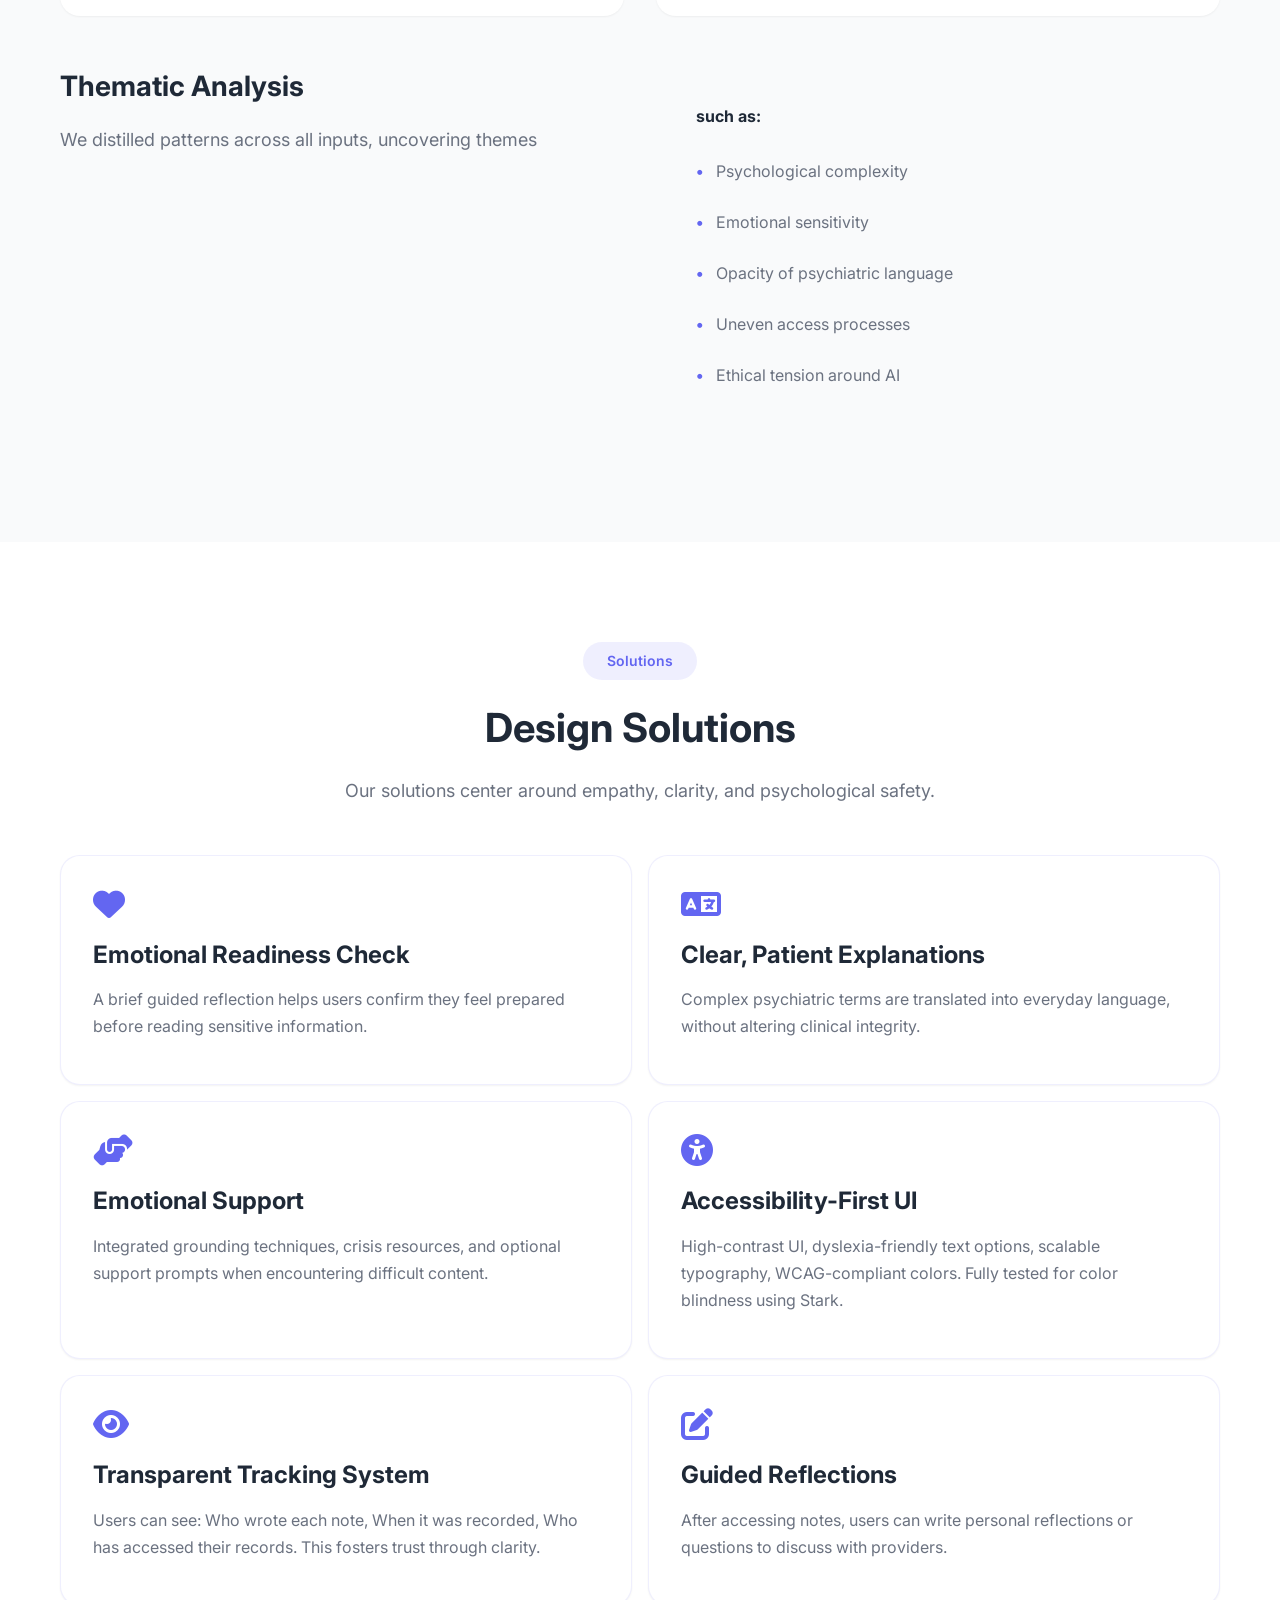
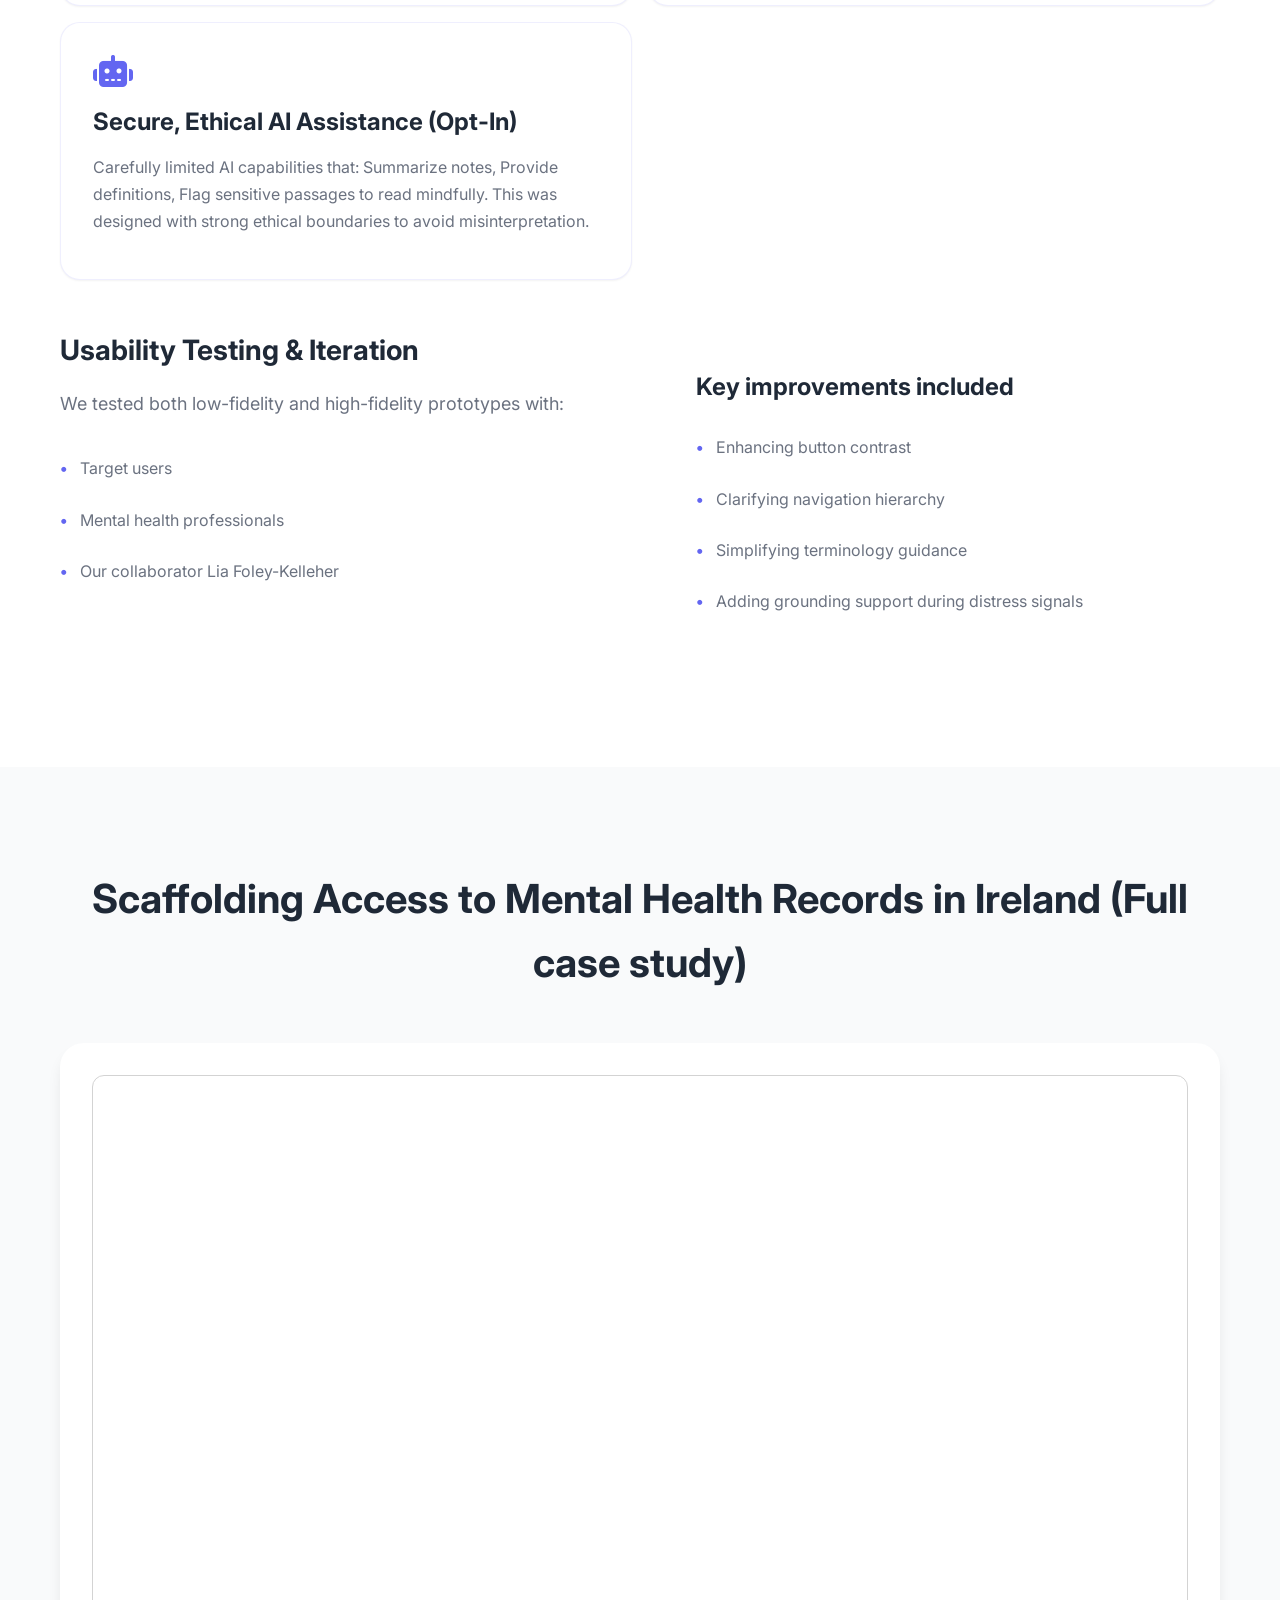
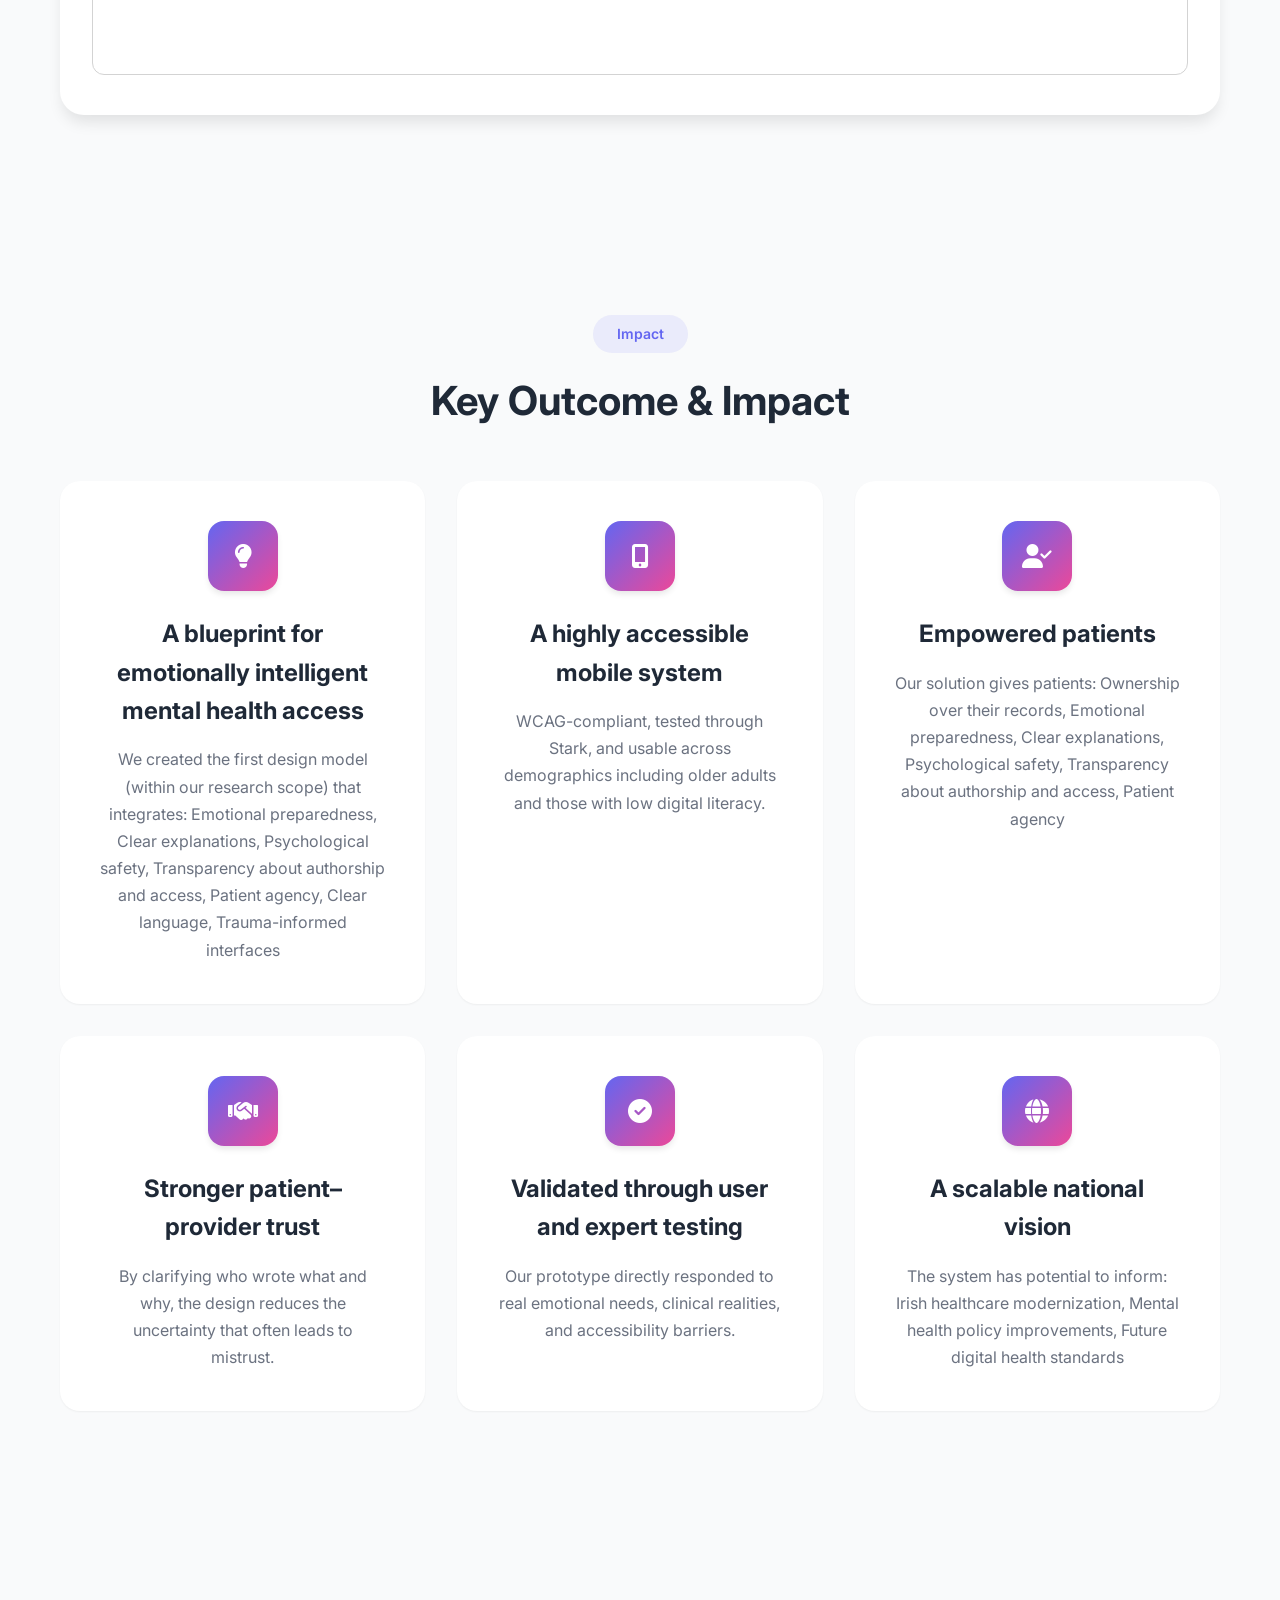
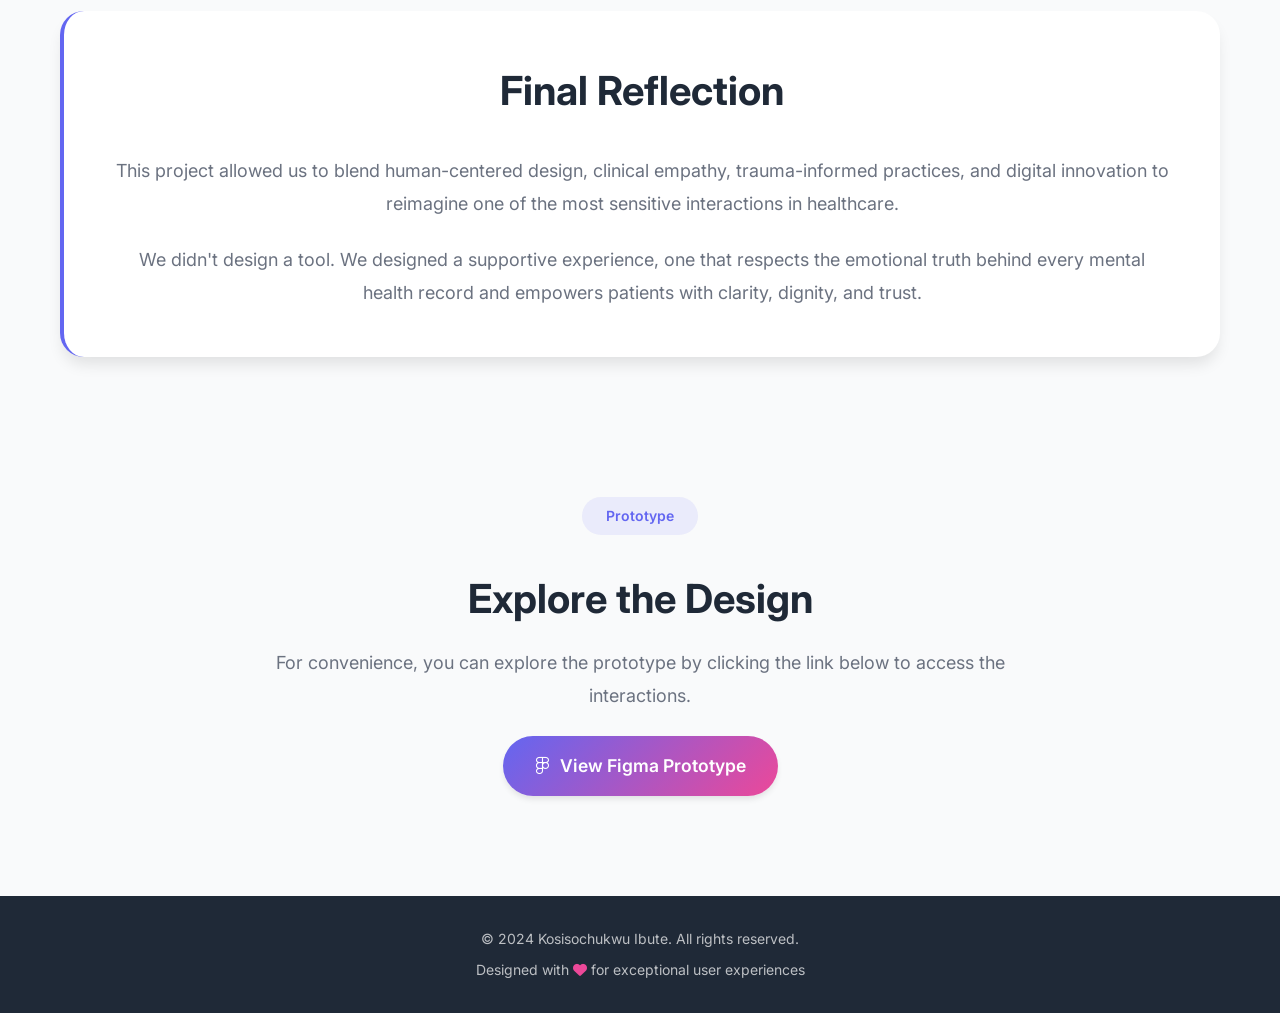
<file: mental-health-case-study.html>
<!DOCTYPE html>
<html lang="en">
  <head>
    <meta charset="UTF-8" />
    <meta name="viewport" content="width=device-width, initial-scale=1.0" />
    <meta
      name="description"
      content="Scaffolding Access to Mental Health Records in Ireland - A design challenge case study by Kosisochukwu Ibute."
    />
    <title>Mental Health Records Access Case Study - Kosisochukwu Ibute</title>
    <link rel="stylesheet" href="styles.css" />
    <link rel="preconnect" href="https://fonts.googleapis.com" />
    <link rel="preconnect" href="https://fonts.gstatic.com" crossorigin />
    <link
      href="https://fonts.googleapis.com/css2?family=Inter:wght@300;400;500;600;700;800&family=Playfair+Display:wght@400;500;600;700&display=swap"
      rel="stylesheet"
    />
    <link
      rel="stylesheet"
      href="https://cdnjs.cloudflare.com/ajax/libs/font-awesome/6.4.0/css/all.min.css"
    />
    <style>
      /* Case Study Specific Styles - Same as Kona */
      .case-study-hero {
        padding: 140px 20px 50px;
        background: linear-gradient(135deg, #f9fafb 0%, #ffffff 100%);
        position: relative;
        overflow: hidden;
      }

      .case-study-hero::before {
        content: "";
        position: absolute;
        top: -50%;
        right: -10%;
        width: 600px;
        height: 600px;
        background: radial-gradient(
          circle,
          rgba(99, 102, 241, 0.1) 0%,
          transparent 70%
        );
        border-radius: 50%;
        animation: float 20s ease-in-out infinite;
      }

      @keyframes float {
        0%,
        100% {
          transform: translate(0, 0) rotate(0deg);
        }
        50% {
          transform: translate(-30px, -30px) rotate(180deg);
        }
      }

      .case-study-hero .container {
        max-width: 900px;
        position: relative;
        z-index: 1;
      }

      .back-link {
        display: inline-flex;
        align-items: center;
        gap: 0.5rem;
        color: var(--primary-color);
        text-decoration: none;
        font-weight: 600;
        margin-bottom: 2rem;
        transition: var(--transition);
        font-size: 0.95rem;
      }

      .back-link:hover {
        color: var(--primary-dark);
        gap: 0.75rem;
      }

      .back-link i {
        transition: var(--transition);
      }

      .back-link:hover i {
        transform: translateX(-3px);
      }

      .case-study-logo {
        font-size: 3.5rem;
        font-weight: 800;
        color: var(--text-dark);
        margin-bottom: 1.5rem;
        letter-spacing: -1px;
        line-height: 1.2;
      }

      .case-study-intro {
        font-size: 1.125rem;
        line-height: 1.8;
        color: var(--text-light);
        margin-bottom: 2rem;
      }

      .case-study-section {
        padding: 100px 0;
      }

      .case-study-section-alt {
        background: var(--bg-light);
      }

      .case-study-header {
        text-align: center;
        margin-bottom: 2rem;
      }

      .case-study-tag {
        display: inline-block;
        padding: 0.5rem 1.5rem;
        background: rgba(99, 102, 241, 0.1);
        color: var(--primary-color);
        border-radius: 50px;
        font-size: 0.875rem;
        font-weight: 600;
        margin-bottom: 1rem;
      }

      .case-study-title {
        font-size: 2.5rem;
        font-weight: 700;
        color: var(--text-dark);
        margin-bottom: 1rem;
      }

      .case-study-subtitle {
        font-size: 1.125rem;
        color: var(--text-light);
        max-width: 700px;
        margin: 0 auto;
        line-height: 1.7;
      }

      .problem-grid {
        display: grid;
        grid-template-columns: repeat(2, 1fr);
        gap: 2rem;
        margin-top: 3rem;
      }

      .problem-card {
        background: var(--bg-white);
        padding: 2.5rem;
        border-radius: 20px;
        box-shadow: var(--shadow-sm);
        transition: var(--transition);
      }

      .problem-card:hover {
        transform: translateY(-5px);
        box-shadow: var(--shadow-md);
      }

      .problem-list {
        list-style: none;
        padding: 0;
        margin: 0;
      }

      .problem-item {
        padding: 0.75rem 0;
        color: var(--text-light);
        line-height: 1.7;
        display: flex;
        align-items: baseline;
      }

      .problem-item::before {
        content: "•";
        color: var(--primary-color);
        font-weight: bold;
        font-size: 1rem;
        margin-right: 0.75rem;
        flex-shrink: 0;
      }

      .problem-intro {
        margin-bottom: 2rem;
      }

      .research-grid {
        display: grid;
        grid-template-columns: repeat(2, 1fr);
        gap: 2rem;
        margin-top: 3rem;
      }

      .research-card {
        background: var(--bg-white);
        padding: 2.5rem;
        border-radius: 20px;
        box-shadow: var(--shadow-sm);
        transition: var(--transition);
      }

      .research-card:hover {
        transform: translateY(-5px);
        box-shadow: var(--shadow-md);
      }

      .research-icon {
        width: 60px;
        height: 60px;
        border-radius: 12px;
        background: var(--gradient-primary);
        display: flex;
        align-items: center;
        justify-content: center;
        color: white;
        font-size: 1.5rem;
        margin-bottom: 1.5rem;
      }

      .research-title {
        font-size: 1.5rem;
        font-weight: 700;
        color: var(--text-dark);
        margin-bottom: 1rem;
      }

      .research-list {
        list-style: none;
        padding: 0;
        margin: 0;
      }

      .research-item {
        padding: 0.75rem 0;
        color: var(--text-light);
        line-height: 1.7;
        display: flex;
        align-items: baseline;
      }

      .research-item::before {
        content: "•";
        color: var(--primary-color);
        font-weight: bold;
        font-size: 1rem;
        margin-right: 0.75rem;
        flex-shrink: 0;
      }

      .solutions-grid {
        display: grid;
        grid-template-columns: repeat(2, 1fr);
        gap: 1rem;
        margin-top: 3rem;
      }

      .solution-card {
        background: var(--bg-white);
        padding: 2rem;
        border-radius: 20px;
        box-shadow: var(--shadow-sm);
        transition: var(--transition);
        border: 1px solid rgba(99, 102, 241, 0.1);
      }

      .solution-card:hover {
        transform: translateY(-5px);
        box-shadow: var(--shadow-md);
        border-color: rgba(99, 102, 241, 0.3);
      }

      .solution-title {
        font-size: 1.5rem;
        font-weight: 700;
        color: var(--text-dark);
        margin-bottom: 0.75rem;
      }

      .solution-description {
        color: var(--text-light);
        line-height: 1.7;
        margin-bottom: 0.75rem;
      }

      .outcomes-grid {
        display: grid;
        grid-template-columns: repeat(3, 1fr);
        gap: 2rem;
        margin-top: 3rem;
      }

      .outcome-card {
        background: var(--bg-white);
        padding: 2.5rem;
        border-radius: 20px;
        box-shadow: var(--shadow-sm);
        transition: var(--transition);
        text-align: center;
      }

      .outcome-card:hover {
        transform: translateY(-5px);
        box-shadow: var(--shadow-md);
      }

      .outcome-icon {
        width: 70px;
        height: 70px;
        border-radius: 16px;
        background: var(--gradient-primary);
        color: white;
        display: flex;
        align-items: center;
        justify-content: center;
        font-weight: 700;
        font-size: 1.5rem;
        flex-shrink: 0;
        position: relative;
        z-index: 1;
        box-shadow: var(--shadow-md);
        margin: 0 auto 1.5rem;
      }

      .outcome-title {
        font-size: 1.5rem;
        font-weight: 700;
        margin-bottom: 1rem;
        color: var(--text-dark);
      }

      .outcome-description {
        color: var(--text-light);
        line-height: 1.7;
      }

      .project-meta {
        display: flex;
        flex-wrap: wrap;
        gap: 2rem;
        margin-top: 2rem;
        padding-top: 2rem;
        border-top: 1px solid var(--border-color);
      }

      .meta-item {
        display: flex;
        align-items: center;
        gap: 0.75rem;
      }

      .meta-item i {
        color: var(--primary-color);
        font-size: 1.25rem;
      }

      .meta-item span {
        color: var(--text-light);
        font-size: 0.95rem;
      }

      .meta-item strong {
        color: var(--text-dark);
        font-weight: 600;
      }

      .reflection-section {
        background: var(--bg-light);
        padding: 100px 0;
      }

      .reflection-content {
        max-width: 900px;
        margin: 0 auto;
        background: var(--bg-white);
        padding: 3rem;
        border-radius: 24px;
        box-shadow: var(--shadow-lg);
        border-left: 4px solid var(--primary-color);
      }

      .reflection-content p {
        font-size: 1.125rem;
        line-height: 1.8;
        color: var(--text-light);
        margin-bottom: 1.5rem;
      }

      .reflection-content p:last-child {
        margin-bottom: 0;
      }

      /* Prototype Section */
      .prototype-section {
        background: var(--bg-light);
        padding: 40px 0 100px 0;
        text-align: center;
      }

      .prototype-content {
        max-width: 800px;
        margin: 0 auto;
      }

      .prototype-text {
        font-size: 1.125rem;
        line-height: 1.8;
        color: var(--text-light);
        margin-bottom: 1.5rem;
      }

      .prototype-link {
        display: inline-flex;
        align-items: center;
        gap: 0.75rem;
        padding: 1rem 2rem;
        background: var(--gradient-primary);
        color: white;
        text-decoration: none;
        border-radius: 50px;
        font-weight: 600;
        font-size: 1.1rem;
        transition: var(--transition);
        box-shadow: var(--shadow-md);
      }

      .prototype-link:hover {
        transform: translateY(-2px);
        box-shadow: var(--shadow-lg);
      }

      @media (max-width: 968px) {
        .problem-grid,
        .research-grid,
        .solutions-grid,
        .outcomes-grid {
          grid-template-columns: 1fr;
        }

        .case-study-title {
          font-size: 2rem;
        }

        .case-study-logo {
          font-size: 2.5rem;
        }
      }

      /* Progress Indicator */
      .progress-indicator {
        position: fixed;
        top: 0;
        left: 0;
        width: 0%;
        height: 3px;
        background: var(--gradient-primary);
        z-index: 1001;
        transition: width 0.1s ease-out;
        box-shadow: 0 2px 4px rgba(99, 102, 241, 0.3);
      }

      /* Scroll-triggered Animations */
      .animate-on-scroll {
        opacity: 0;
        transform: translateY(30px);
        transition: opacity 0.6s ease-out, transform 0.6s ease-out;
      }

      .animate-on-scroll.animated {
        opacity: 1;
        transform: translateY(0);
      }

      .animate-on-scroll-delay-1 {
        transition-delay: 0.1s;
      }

      .animate-on-scroll-delay-2 {
        transition-delay: 0.2s;
      }

      .animate-on-scroll-delay-3 {
        transition-delay: 0.3s;
      }

      .animate-fade-in {
        opacity: 0;
        transition: opacity 0.8s ease-out;
      }

      .animate-fade-in.animated {
        opacity: 1;
      }

      .animate-scale-in {
        opacity: 0;
        transform: scale(0.95);
        transition: opacity 0.6s ease-out, transform 0.6s ease-out;
      }

      .animate-scale-in.animated {
        opacity: 1;
        transform: scale(1);
      }

      @media (max-width: 768px) {
        .case-study-hero {
          padding: 120px 20px 60px;
        }

        .case-study-section {
          padding: 80px 0;
        }

        .case-study-logo {
          font-size: 2rem;
        }
      }
    </style>
  </head>
  <body>
    <!-- Progress Indicator -->
    <div class="progress-indicator" id="progress-indicator"></div>
    <!-- Navigation -->
    <nav class="navbar" id="navbar">
      <div class="nav-container">
        <div class="nav-logo">
          <a href="index.html#home">Kosi Nina</a>
        </div>
        <ul class="nav-menu" id="nav-menu">
          <li><a href="index.html#home" class="nav-link">Home</a></li>
          <li><a href="index.html#about" class="nav-link">About</a></li>
          <li><a href="index.html#skills" class="nav-link">Skills</a></li>
          <li><a href="index.html#projects" class="nav-link">Projects</a></li>
          <li>
            <a href="index.html#experience" class="nav-link">Experience</a>
          </li>
          <li><a href="index.html#education" class="nav-link">Education</a></li>
          <li><a href="index.html#contact" class="nav-link">Contact</a></li>
        </ul>
        <div class="nav-toggle" id="nav-toggle">
          <span></span>
          <span></span>
          <span></span>
        </div>
      </div>
    </nav>

    <!-- Hero Section -->
    <section class="case-study-hero">
      <div class="container">
        <a href="index.html#projects" class="back-link">
          <i class="fas fa-arrow-left"></i>
          Back to Projects
        </a>
        <h1 class="case-study-logo">
          Scaffolding Access to Mental Health Records in Ireland
        </h1>
        <p class="case-study-intro">
          Accessing mental health records is far more than a request for
          information, it's an intimate encounter with one's past, identity, and
          healing journey. Yet in Ireland, this process is slow, fragmented, and
          emotionally unsupported. Patients wait weeks or even years, left in
          uncertainty about what's been written about them, how they were
          evaluated, and what decisions were made on their behalf.
        </p>
        <p class="case-study-intro">
          Our team are myself, Nikhil Afonso, Shivangi Bodh, Swetha Vukkadala,
          and Yujing Liang, partnered with Lia Foley-Kelleher (NCAD), a product
          designer and patient advocate passionate about mental health equity.
          Together, we explored a bold question:
        </p>
        <div class="project-meta">
          <div class="meta-item">
            <i class="fas fa-users"></i>
            <span><strong>Team:</strong> 5 Members + Collaborator</span>
          </div>
          <div class="meta-item">
            <i class="fas fa-tag"></i>
            <span><strong>Category:</strong> Healthcare (Academic)</span>
          </div>
        </div>
      </div>
    </section>

    <!-- The Challenge Section -->
    <section class="case-study-section">
      <div class="container">
        <div style="text-align: left; margin-bottom: 0; margin-top: 2rem">
          <span
            class="case-study-tag"
            style="display: inline-block; margin-bottom: 0.25rem"
            >The Challenge</span
          >
        </div>
        <div class="problem-grid" style="align-items: flex-start">
          <div class="problem-intro">
            <h2
              class="case-study-title"
              style="text-align: left; margin-bottom: 1.5rem; margin-top: 0"
            >
              The Problem
            </h2>
            <ul class="problem-list" style="margin-top: 0">
              <li class="problem-item">
                Mental health records in Ireland remain difficult to access.
              </li>
              <li class="problem-item">
                Responses are slow, inconsistent, and emotionally unprepared.
              </li>
              <li class="problem-item">
                Language in psychiatric notes is often clinical, ambiguous, and
                distressing without context.
              </li>
              <li class="problem-item">
                Patients feel powerless, uninformed, and disconnected from their
                own care.
              </li>
            </ul>
          </div>
          <div class="problem-card" style="margin-top: 0">
            <h3
              class="case-study-title"
              style="
                font-size: 1.75rem;
                text-align: left;
                margin-bottom: 1rem;
                margin-top: 0;
                font-weight: 700;
              "
            >
              Our Mission
            </h3>
            <p
              class="case-study-subtitle"
              style="text-align: left; margin: 0; max-width: 100%"
            >
              To craft a supportive, transparent, human-centred access
              experience that respects:
            </p>
            <ul class="problem-list" style="margin-top: 1.5rem">
              <li class="problem-item">Emotional readiness</li>
              <li class="problem-item">Psychological safety</li>
              <li class="problem-item">Autonomy and agency</li>
              <li class="problem-item">Accessibility for all users</li>
              <li class="problem-item">Ethical use of digital tools and AI</li>
            </ul>
          </div>
        </div>
      </div>
    </section>

    <!-- Understanding the Users Section -->
    <section class="case-study-section case-study-section-alt">
      <div class="container">
        <div class="case-study-header">
          <span class="case-study-tag">Understanding the users</span>
          <h2 class="case-study-title">Research Approach</h2>
        </div>
        <div class="research-grid">
          <div class="research-card">
            <div class="research-icon">
              <i class="fas fa-book"></i>
            </div>
            <h3 class="research-title">Literature Review</h3>
            <p
              class="case-study-subtitle"
              style="text-align: left; margin: 0 0 1rem; max-width: 100%"
            >
              This helped us:
            </p>
            <p
              class="case-study-subtitle"
              style="text-align: left; margin: 0; max-width: 100%"
            >
              We examined global best practices, psychological safety
              frameworks, digital health regulation, trauma-informed design, and
              patient-access models.
            </p>
            <ul class="research-list" style="margin-top: 1rem">
              <li class="research-item">
                Identify gaps in current Irish policies
              </li>
              <li class="research-item">
                Understand risks of unsupported access
              </li>
              <li class="research-item">
                Ground our design in evidence-based care principles
              </li>
            </ul>
          </div>
          <div class="research-card">
            <div class="research-icon">
              <i class="fas fa-globe"></i>
            </div>
            <h3 class="research-title">Competitive Analysis</h3>
            <p
              class="case-study-subtitle"
              style="text-align: left; margin: 0 0 1rem; max-width: 100%"
            >
              We explored:
            </p>
            <p
              class="case-study-subtitle"
              style="text-align: left; margin: 0; max-width: 100%"
            >
              We evaluated digital mental health systems in: Finland, Sweden,
              Estonia, Iceland, the UK, and the USA.
            </p>
            <ul class="research-list" style="margin-top: 1rem">
              <li class="research-item">
                What features successfully support patient autonomy
              </li>
              <li class="research-item">Transparency standards</li>
              <li class="research-item">Access timelines</li>
              <li class="research-item">Emotional safeguards</li>
              <li class="research-item">Note-sharing models</li>
            </ul>
            <p
              class="case-study-subtitle"
              style="
                text-align: left;
                margin-top: 1rem;
                margin-bottom: 0;
                max-width: 100%;
              "
            >
              This gave us a broad sense of what is culturally possible, and
              where Ireland stands behind.
            </p>
          </div>
        </div>
        <div class="research-grid" style="margin-top: 2rem">
          <div class="research-card">
            <div class="research-icon">
              <i class="fas fa-users"></i>
            </div>
            <h3 class="research-title">User Interviews</h3>
            <p
              class="case-study-subtitle"
              style="text-align: left; margin: 0 0 1rem; max-width: 100%"
            >
              We interviewed two mental health professionals to unpack:
            </p>
            <ul class="research-list">
              <li class="research-item">Clinical writing practices</li>
              <li class="research-item">Challenges of emotional readiness</li>
              <li class="research-item">Risks of misinterpretation</li>
              <li class="research-item">
                Professional concerns around AI and automation
              </li>
            </ul>
            <div
              class="research-icon"
              style="
                margin-top: 2rem;
                width: 50px;
                height: 50px;
                font-size: 1.25rem;
              "
            >
              <i class="fas fa-lightbulb"></i>
            </div>
            <h3
              class="research-title"
              style="font-size: 1.25rem; margin-top: 1rem"
            >
              Key Insights
            </h3>
            <p
              class="case-study-subtitle"
              style="text-align: left; margin: 0; max-width: 100%"
            >
              Access is not the problem. Unsupported access is.
            </p>
          </div>
          <div class="research-card">
            <div class="research-icon">
              <i class="fas fa-chart-bar"></i>
            </div>
            <h3 class="research-title">Public Survey (Ireland)</h3>
            <p
              class="case-study-subtitle"
              style="text-align: left; margin: 0 0 1rem; max-width: 100%"
            >
              Users wanted:
            </p>
            <ul class="research-list">
              <li class="research-item">Simpler language</li>
              <li class="research-item">Emotional support</li>
              <li class="research-item">Faster processes</li>
              <li class="research-item">
                Transparency about who writes and views their records
              </li>
            </ul>
            <p
              class="case-study-subtitle"
              style="
                text-align: left;
                margin-top: 1rem;
                margin-bottom: 0.5rem;
                max-width: 100%;
              "
            >
              <strong>66.7%</strong> reported significant difficulty accessing
              mental health records
            </p>
            <p
              class="case-study-subtitle"
              style="text-align: left; margin: 0; max-width: 100%"
            >
              Many expressed fear about "what might be written"
            </p>
          </div>
        </div>
        <div class="problem-grid" style="margin-top: 3rem">
          <div class="problem-intro">
            <h3
              class="case-study-title"
              style="font-size: 1.75rem; text-align: left; margin-bottom: 1rem"
            >
              Thematic Analysis
            </h3>
            <p
              class="case-study-subtitle"
              style="text-align: left; margin: 0; max-width: 100%"
            >
              We distilled patterns across all inputs, uncovering themes
            </p>
          </div>
          <div
            class="problem-card"
            style="box-shadow: none; background: transparent"
          >
            <p
              style="
                font-weight: bold;
                margin-bottom: 1rem;
                color: var(--text-dark);
                text-align: left;
              "
            >
              such as:
            </p>
            <ul class="research-list">
              <li class="research-item">Psychological complexity</li>
              <li class="research-item">Emotional sensitivity</li>
              <li class="research-item">Opacity of psychiatric language</li>
              <li class="research-item">Uneven access processes</li>
              <li class="research-item">Ethical tension around AI</li>
            </ul>
          </div>
        </div>
      </div>
    </section>

    <!-- Design Solutions Section -->
    <section class="case-study-section">
      <div class="container">
        <div class="case-study-header">
          <span class="case-study-tag">Solutions</span>
          <h2 class="case-study-title">Design Solutions</h2>
          <p class="case-study-subtitle">
            Our solutions center around empathy, clarity, and psychological
            safety.
          </p>
        </div>
        <div class="solutions-grid">
          <div class="solution-card">
            <i
              class="fas fa-heart"
              style="
                font-size: 2rem;
                color: var(--primary-color);
                margin-bottom: 1rem;
              "
            ></i>
            <h3 class="solution-title">Emotional Readiness Check</h3>
            <p class="solution-description">
              A brief guided reflection helps users confirm they feel prepared
              before reading sensitive information.
            </p>
          </div>
          <div class="solution-card">
            <i
              class="fas fa-language"
              style="
                font-size: 2rem;
                color: var(--primary-color);
                margin-bottom: 1rem;
              "
            ></i>
            <h3 class="solution-title">Clear, Patient Explanations</h3>
            <p class="solution-description">
              Complex psychiatric terms are translated into everyday language,
              without altering clinical integrity.
            </p>
          </div>
          <div class="solution-card">
            <i
              class="fas fa-hands-helping"
              style="
                font-size: 2rem;
                color: var(--primary-color);
                margin-bottom: 1rem;
              "
            ></i>
            <h3 class="solution-title">Emotional Support</h3>
            <p class="solution-description">
              Integrated grounding techniques, crisis resources, and optional
              support prompts when encountering difficult content.
            </p>
          </div>
          <div class="solution-card">
            <i
              class="fas fa-universal-access"
              style="
                font-size: 2rem;
                color: var(--primary-color);
                margin-bottom: 1rem;
              "
            ></i>
            <h3 class="solution-title">Accessibility-First UI</h3>
            <p class="solution-description">
              High-contrast UI, dyslexia-friendly text options, scalable
              typography, WCAG-compliant colors. Fully tested for color
              blindness using Stark.
            </p>
          </div>
          <div class="solution-card">
            <i
              class="fas fa-eye"
              style="
                font-size: 2rem;
                color: var(--primary-color);
                margin-bottom: 1rem;
              "
            ></i>
            <h3 class="solution-title">Transparent Tracking System</h3>
            <p class="solution-description">
              Users can see: Who wrote each note, When it was recorded, Who has
              accessed their records. This fosters trust through clarity.
            </p>
          </div>
          <div class="solution-card">
            <i
              class="fas fa-edit"
              style="
                font-size: 2rem;
                color: var(--primary-color);
                margin-bottom: 1rem;
              "
            ></i>
            <h3 class="solution-title">Guided Reflections</h3>
            <p class="solution-description">
              After accessing notes, users can write personal reflections or
              questions to discuss with providers.
            </p>
          </div>
          <div class="solution-card">
            <i
              class="fas fa-robot"
              style="
                font-size: 2rem;
                color: var(--primary-color);
                margin-bottom: 1rem;
              "
            ></i>
            <h3 class="solution-title">
              Secure, Ethical AI Assistance (Opt-In)
            </h3>
            <p class="solution-description">
              Carefully limited AI capabilities that: Summarize notes, Provide
              definitions, Flag sensitive passages to read mindfully. This was
              designed with strong ethical boundaries to avoid
              misinterpretation.
            </p>
          </div>
        </div>
        <div class="problem-grid" style="margin-top: 3rem">
          <div class="problem-intro">
            <h3
              class="case-study-title"
              style="font-size: 1.75rem; text-align: left; margin-bottom: 1rem"
            >
              Usability Testing & Iteration
            </h3>
            <p
              class="case-study-subtitle"
              style="text-align: left; margin: 0 0 1.5rem; max-width: 100%"
            >
              We tested both low-fidelity and high-fidelity prototypes with:
            </p>
            <ul class="research-list">
              <li class="research-item">Target users</li>
              <li class="research-item">Mental health professionals</li>
              <li class="research-item">Our collaborator Lia Foley-Kelleher</li>
            </ul>
          </div>
          <div
            class="problem-card"
            style="box-shadow: none; background: transparent"
          >
            <h3
              class="research-title"
              style="text-align: left; margin-bottom: 1rem"
            >
              Key improvements included
            </h3>
            <ul class="research-list">
              <li class="research-item">Enhancing button contrast</li>
              <li class="research-item">Clarifying navigation hierarchy</li>
              <li class="research-item">Simplifying terminology guidance</li>
              <li class="research-item">
                Adding grounding support during distress signals
              </li>
            </ul>
          </div>
        </div>
      </div>
    </section>

    <!-- Flipbook Section -->
    <section class="case-study-section case-study-section-alt">
      <div class="container">
        <div class="case-study-header">
          <h2 class="case-study-title">
            Scaffolding Access to Mental Health Records in Ireland (Full case
            study)
          </h2>
        </div>
        <div
          style="
            max-width: 100%;
            margin: 3rem auto 0;
            padding: 2rem;
            background: var(--bg-white);
            border-radius: 24px;
            box-shadow: var(--shadow-lg);
          "
        >
          <iframe
            allowfullscreen="allowfullscreen"
            allow="clipboard-write"
            scrolling="no"
            class="fp-iframe"
            src="https://heyzine.com/flip-book/1dbbca0b89.html"
            style="
              border: 1px solid lightgray;
              width: 100%;
              height: 600px;
              border-radius: 12px;
            "
          ></iframe>
        </div>
      </div>
    </section>

    <!-- Key Outcome & Impact Section -->
    <section class="case-study-section case-study-section-alt">
      <div class="container">
        <div class="case-study-header">
          <span class="case-study-tag">Impact</span>
          <h2 class="case-study-title">Key Outcome & Impact</h2>
        </div>
        <div class="outcomes-grid">
          <div class="outcome-card">
            <div class="outcome-icon">
              <i class="fas fa-lightbulb"></i>
            </div>
            <h3 class="outcome-title">
              A blueprint for emotionally intelligent mental health access
            </h3>
            <p class="outcome-description">
              We created the first design model (within our research scope) that
              integrates: Emotional preparedness, Clear explanations,
              Psychological safety, Transparency about authorship and access,
              Patient agency, Clear language, Trauma-informed interfaces
            </p>
          </div>
          <div class="outcome-card">
            <div class="outcome-icon">
              <i class="fas fa-mobile-alt"></i>
            </div>
            <h3 class="outcome-title">A highly accessible mobile system</h3>
            <p class="outcome-description">
              WCAG-compliant, tested through Stark, and usable across
              demographics including older adults and those with low digital
              literacy.
            </p>
          </div>
          <div class="outcome-card">
            <div class="outcome-icon">
              <i class="fas fa-user-check"></i>
            </div>
            <h3 class="outcome-title">Empowered patients</h3>
            <p class="outcome-description">
              Our solution gives patients: Ownership over their records,
              Emotional preparedness, Clear explanations, Psychological safety,
              Transparency about authorship and access, Patient agency
            </p>
          </div>
          <div class="outcome-card">
            <div class="outcome-icon">
              <i class="fas fa-handshake"></i>
            </div>
            <h3 class="outcome-title">Stronger patient–provider trust</h3>
            <p class="outcome-description">
              By clarifying who wrote what and why, the design reduces the
              uncertainty that often leads to mistrust.
            </p>
          </div>
          <div class="outcome-card">
            <div class="outcome-icon">
              <i class="fas fa-check-circle"></i>
            </div>
            <h3 class="outcome-title">
              Validated through user and expert testing
            </h3>
            <p class="outcome-description">
              Our prototype directly responded to real emotional needs, clinical
              realities, and accessibility barriers.
            </p>
          </div>
          <div class="outcome-card">
            <div class="outcome-icon">
              <i class="fas fa-globe"></i>
            </div>
            <h3 class="outcome-title">A scalable national vision</h3>
            <p class="outcome-description">
              The system has potential to inform: Irish healthcare
              modernization, Mental health policy improvements, Future digital
              health standards
            </p>
          </div>
        </div>
      </div>
    </section>

    <!-- Final Reflection Section -->
    <section class="reflection-section">
      <div class="container">
        <div
          class="reflection-content"
          style="max-width: 100%; text-align: center"
        >
          <h2
            class="case-study-title"
            style="margin-bottom: 2rem; text-align: center"
          >
            Final Reflection
          </h2>
          <p style="max-width: 100%; text-align: center; margin: 0 auto 1.5rem">
            This project allowed us to blend human-centered design, clinical
            empathy, trauma-informed practices, and digital innovation to
            reimagine one of the most sensitive interactions in healthcare.
          </p>
          <p style="max-width: 100%; text-align: center; margin: 0 auto">
            We didn't design a tool. We designed a supportive experience, one
            that respects the emotional truth behind every mental health record
            and empowers patients with clarity, dignity, and trust.
          </p>
        </div>
      </div>
    </section>

    <!-- Prototype Link -->
    <section class="prototype-section">
      <div class="container">
        <div class="prototype-content">
          <span class="case-study-tag">Prototype</span>
          <h2 class="case-study-title" style="margin-top: 1rem">
            Explore the Design
          </h2>
          <p class="prototype-text">
            For convenience, you can explore the prototype by clicking the link
            below to access the interactions.
          </p>
          <a
            href="https://www.figma.com/proto/PO3CHu7etngqMjGwNouXMv/HCI-Design-Project?page-id=1%3A2&node-id=2126-15254&viewport=-521%2C-223%2C0.05&t=vEDDZUsHzsum7a8q-1&scaling=min-zoom&content-scaling=fixed&starting-point-node-id=2126%3A15254"
            target="_blank"
            rel="noopener noreferrer"
            class="prototype-link"
          >
            <i class="fab fa-figma"></i>
            View Figma Prototype
          </a>
        </div>
      </div>
    </section>

    <!-- Footer -->
    <footer class="footer">
      <div class="container">
        <div class="footer-content">
          <p>&copy; 2024 Kosisochukwu Ibute. All rights reserved.</p>
          <p>
            Designed with <i class="fas fa-heart"></i> for exceptional user
            experiences
          </p>
        </div>
      </div>
    </footer>

    <!-- Back to Top Button -->
    <button class="back-to-top" id="back-to-top" aria-label="Back to top">
      <i class="fas fa-arrow-up"></i>
    </button>

    <script src="script.js"></script>
    <script>
      // Progress Indicator
      window.addEventListener("scroll", () => {
        const windowHeight =
          document.documentElement.scrollHeight -
          document.documentElement.clientHeight;
        const scrolled = (window.scrollY / windowHeight) * 100;
        document.getElementById("progress-indicator").style.width =
          scrolled + "%";
      });

      // Scroll-triggered Animations
      document.addEventListener("DOMContentLoaded", () => {
        // Auto-add animation classes to key elements
        const headers = document.querySelectorAll(".case-study-header");
        const cards = document.querySelectorAll(
          ".problem-card, .research-card, .solution-card, .outcome-card, .final-reflection"
        );

        headers.forEach((header) => {
          if (!header.classList.contains("animate-on-scroll")) {
            header.classList.add("animate-on-scroll");
          }
        });

        cards.forEach((card, index) => {
          if (!card.classList.contains("animate-on-scroll")) {
            card.classList.add("animate-on-scroll");
            if (index % 2 === 1) {
              card.classList.add("animate-on-scroll-delay-1");
            }
          }
        });

        const animatedElements = document.querySelectorAll(
          ".animate-on-scroll, .animate-fade-in, .animate-scale-in"
        );

        const observer = new IntersectionObserver(
          (entries) => {
            entries.forEach((entry) => {
              if (entry.isIntersecting) {
                entry.target.classList.add("animated");
                observer.unobserve(entry.target);
              }
            });
          },
          {
            threshold: 0.1,
            rootMargin: "0px 0px -50px 0px",
          }
        );

        animatedElements.forEach((element) => {
          observer.observe(element);
        });
      });
    </script>
  </body>
</html>
</file>
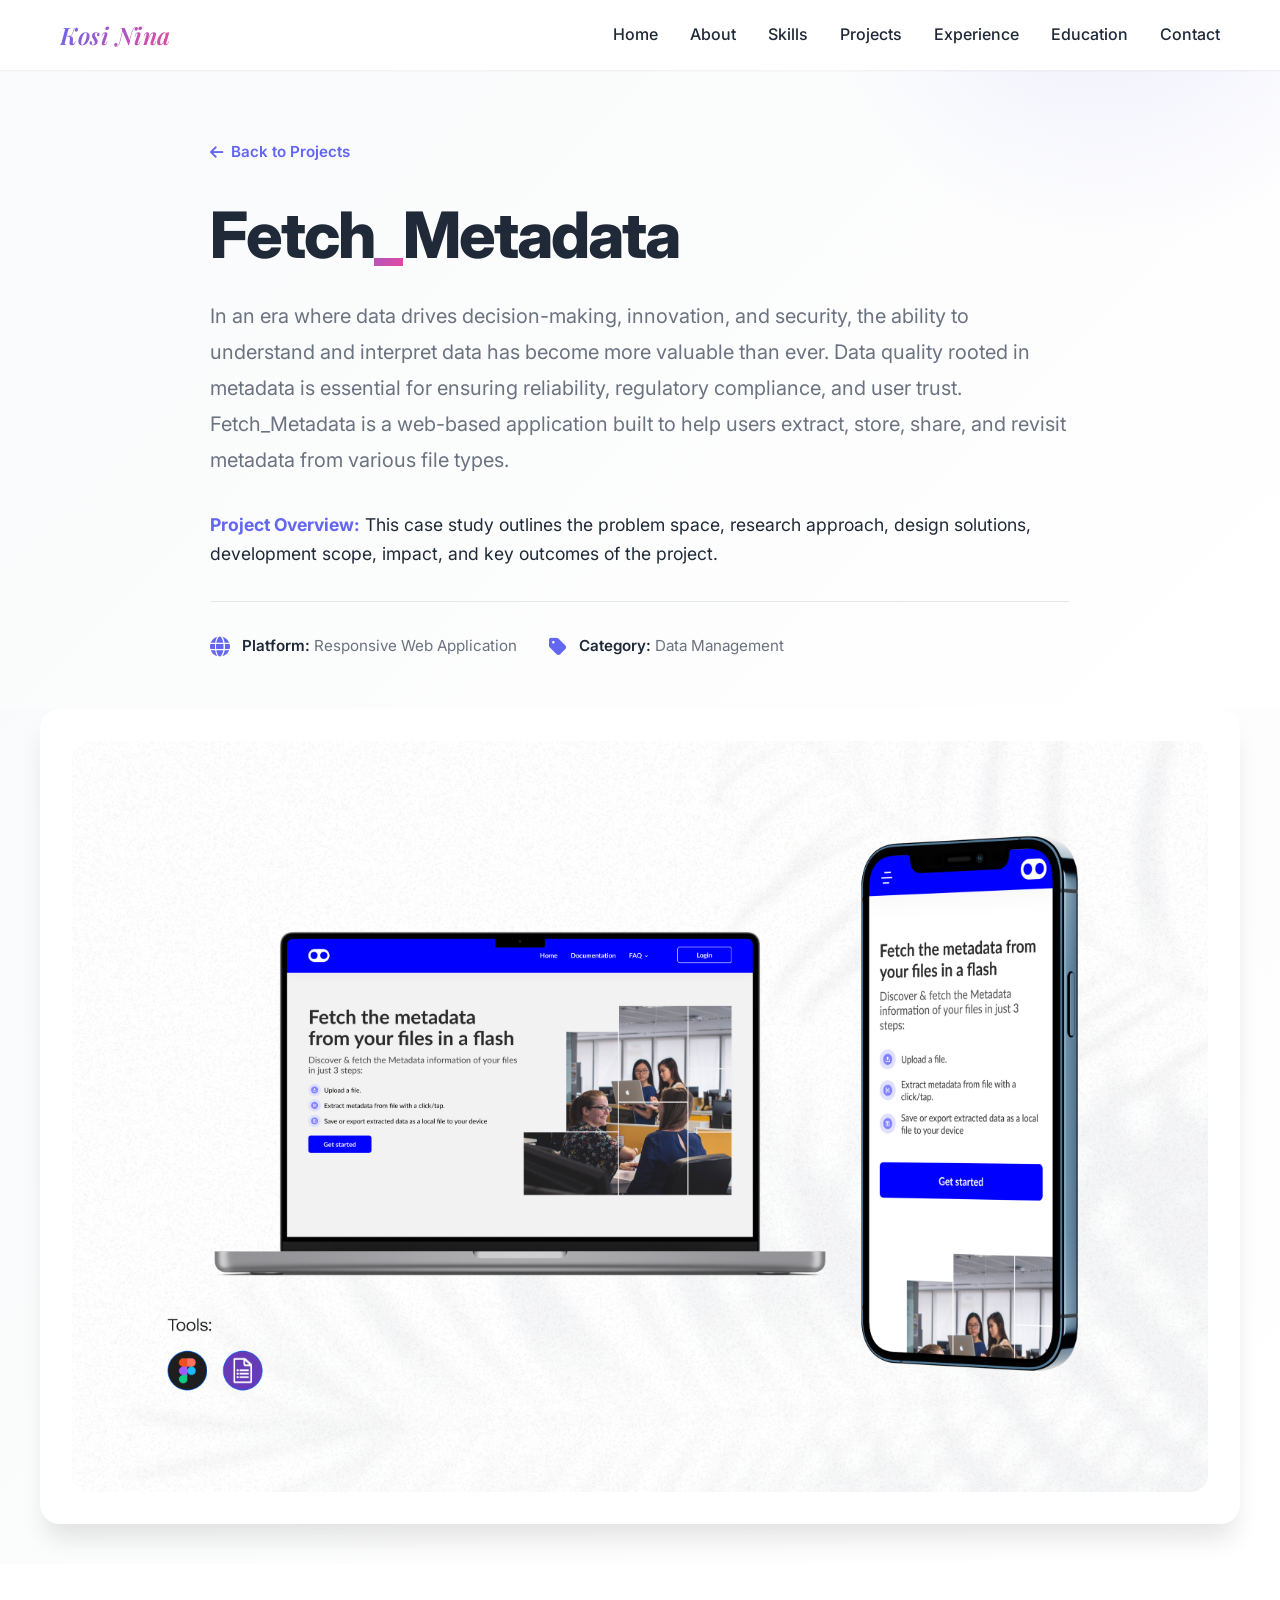
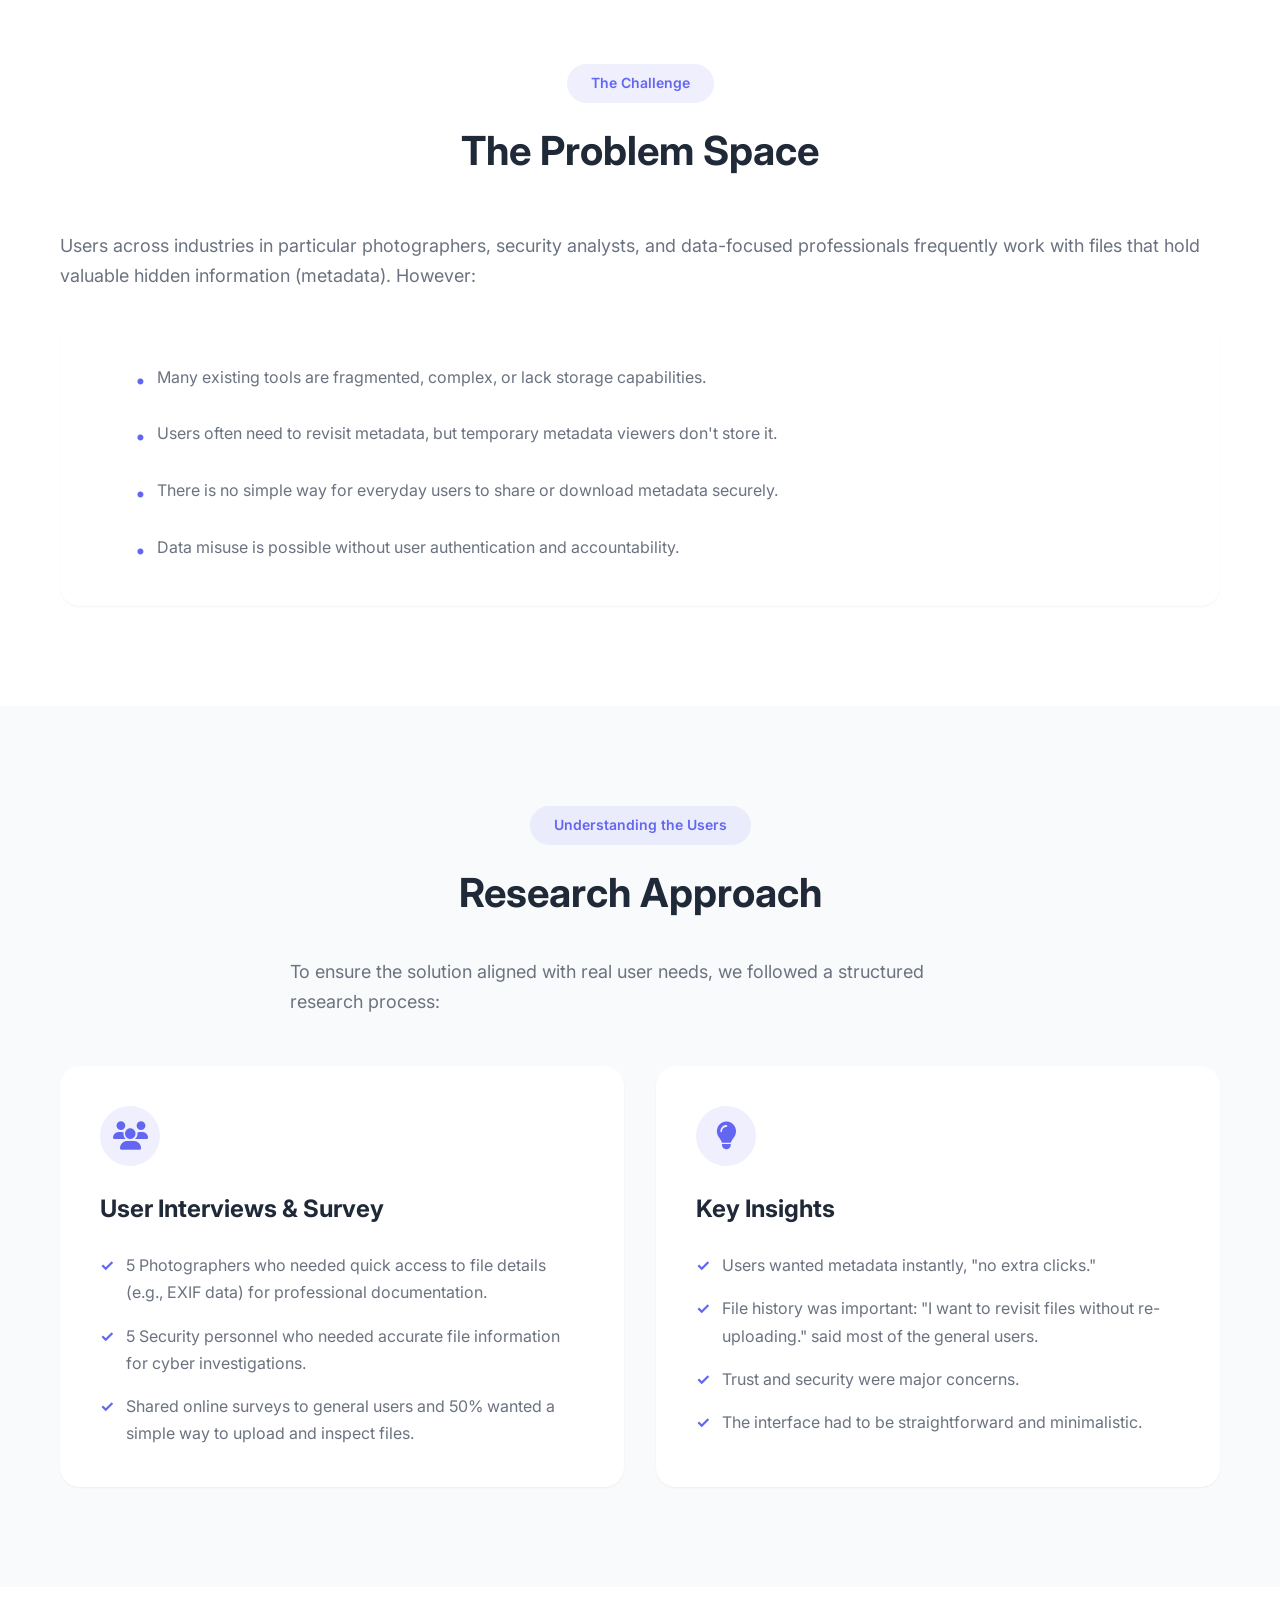
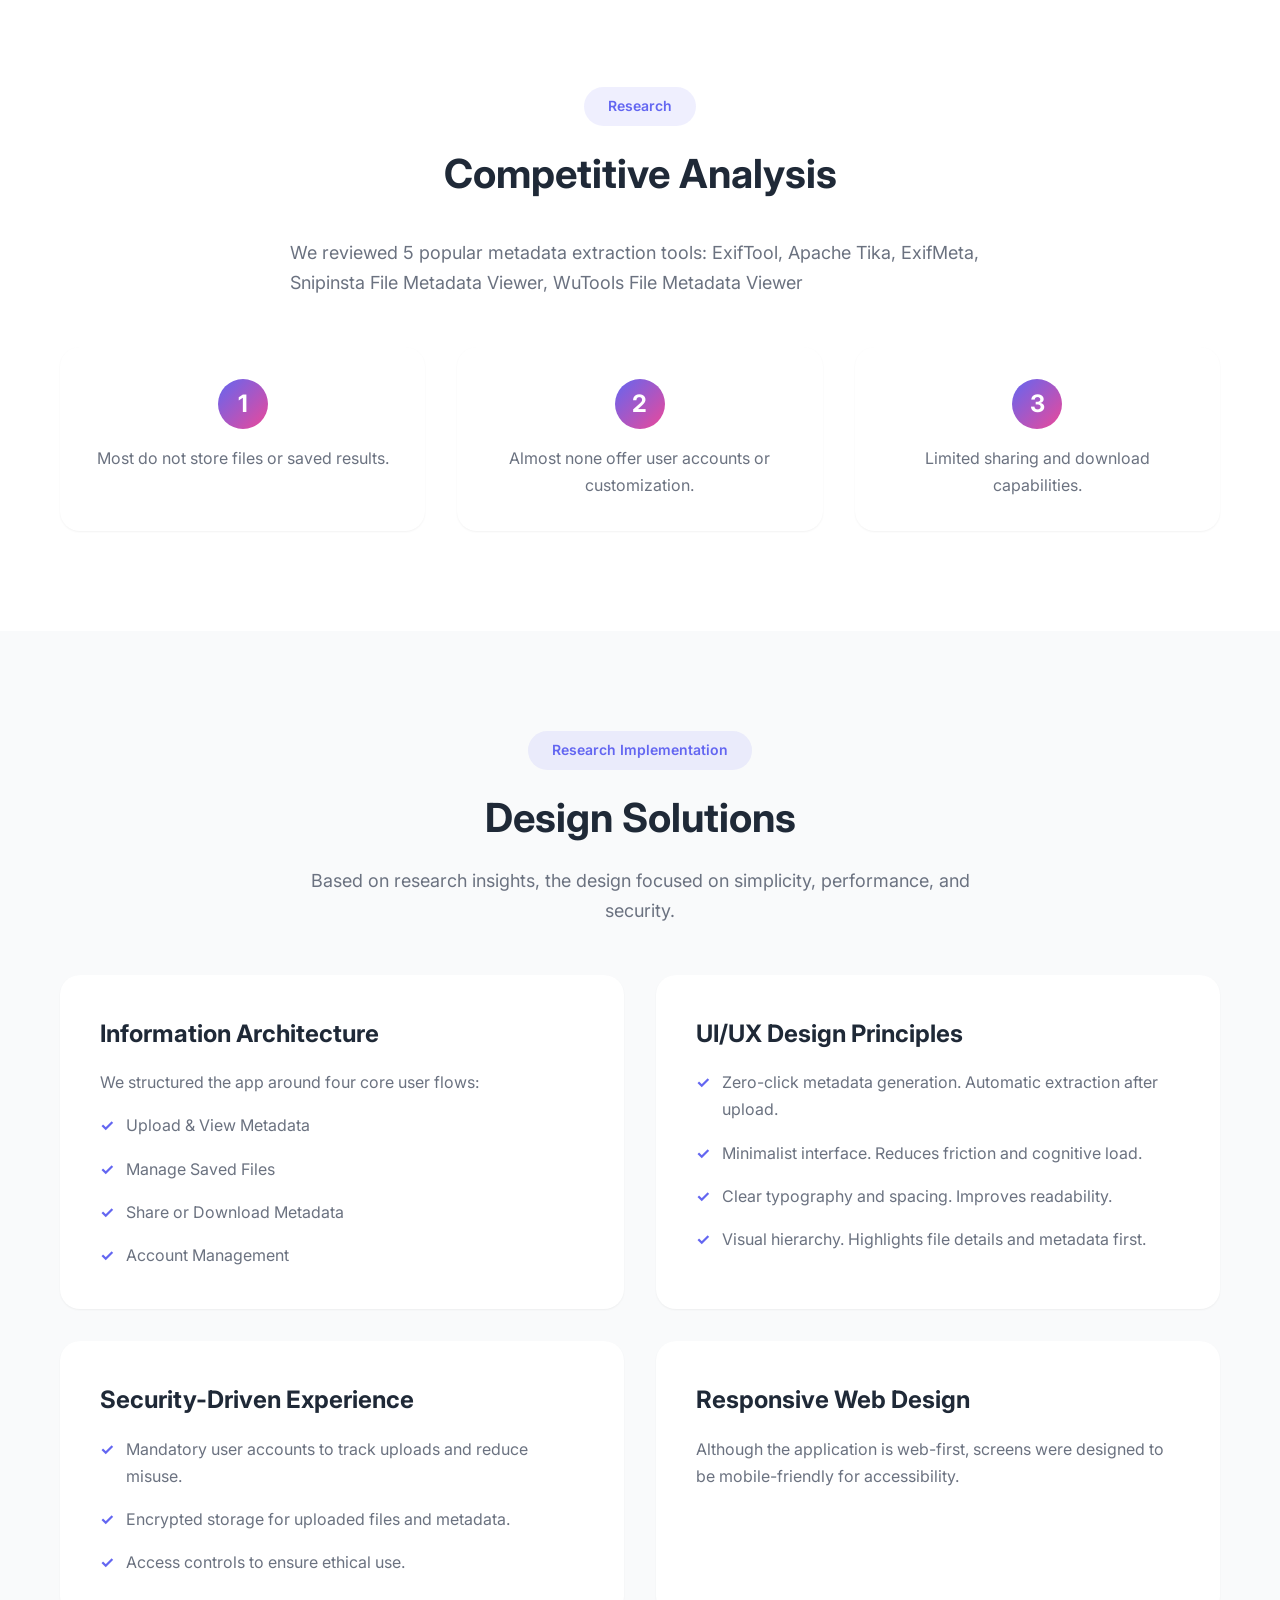
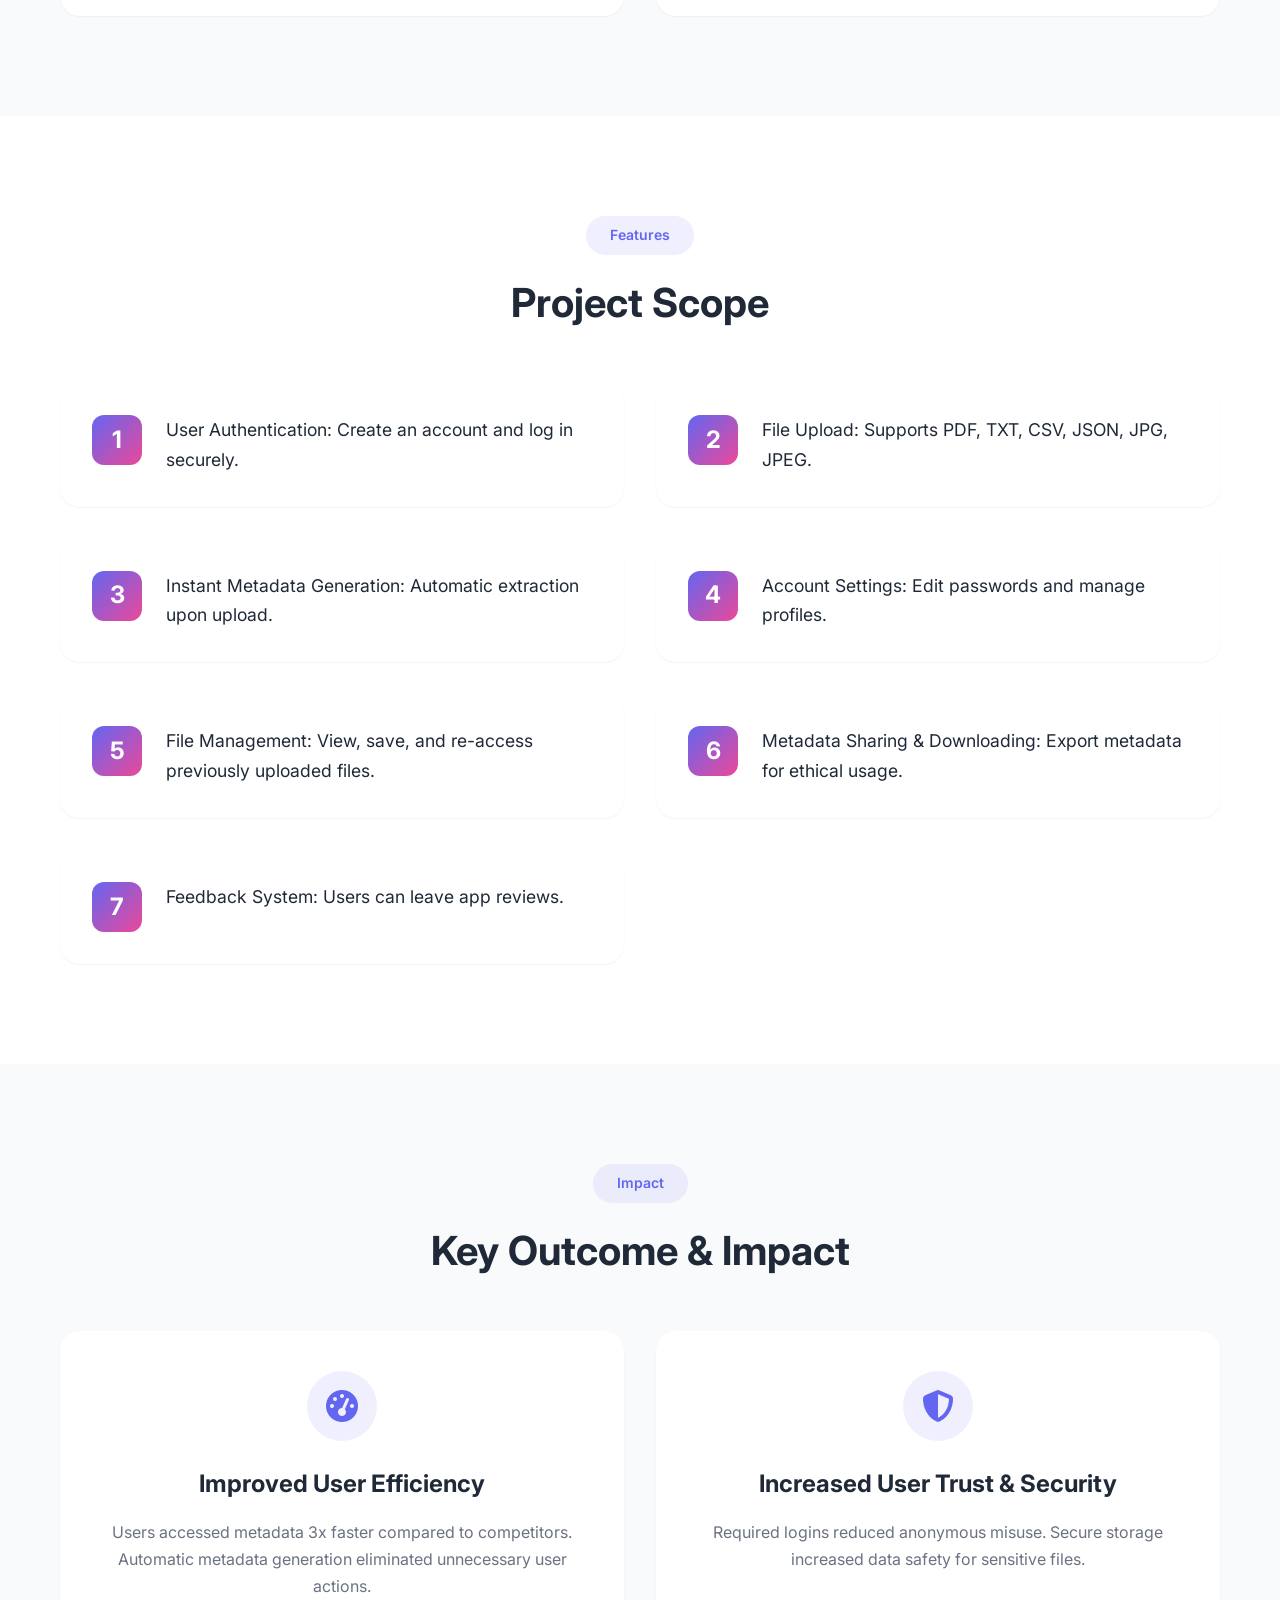
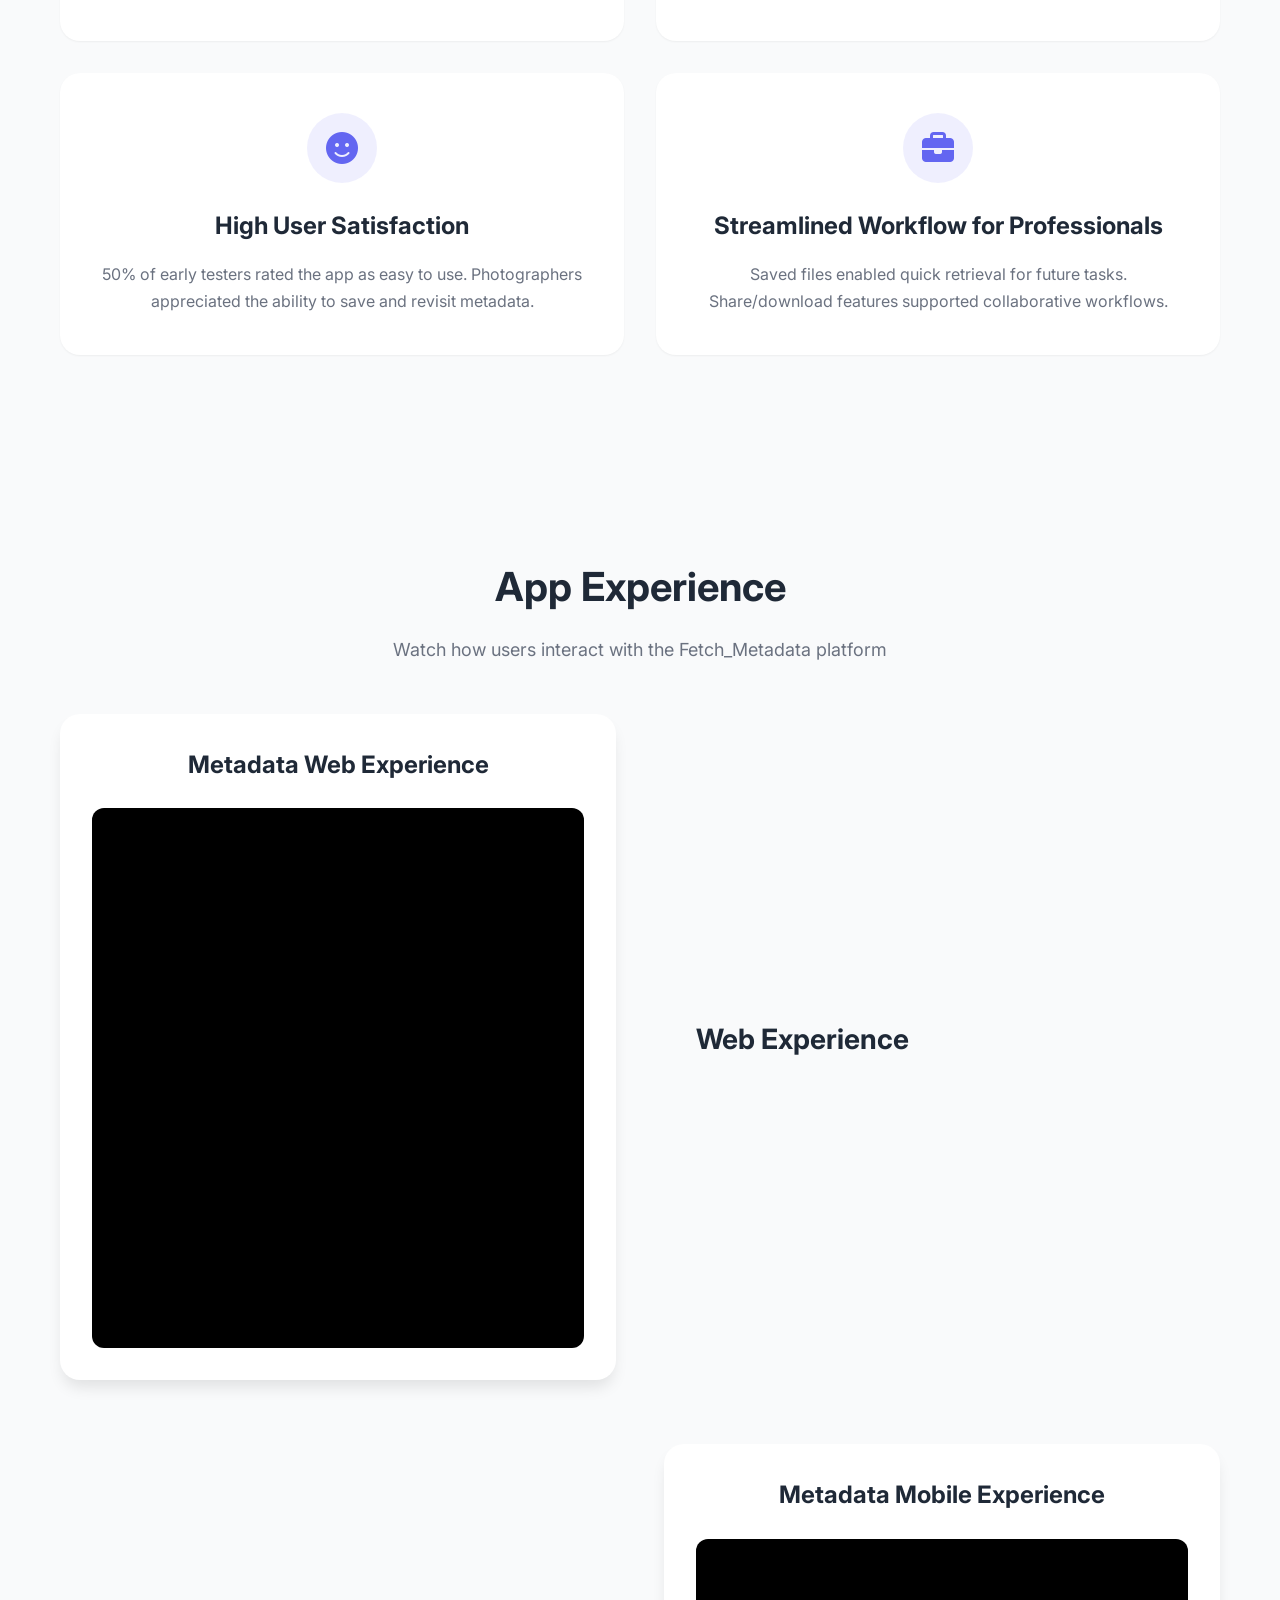
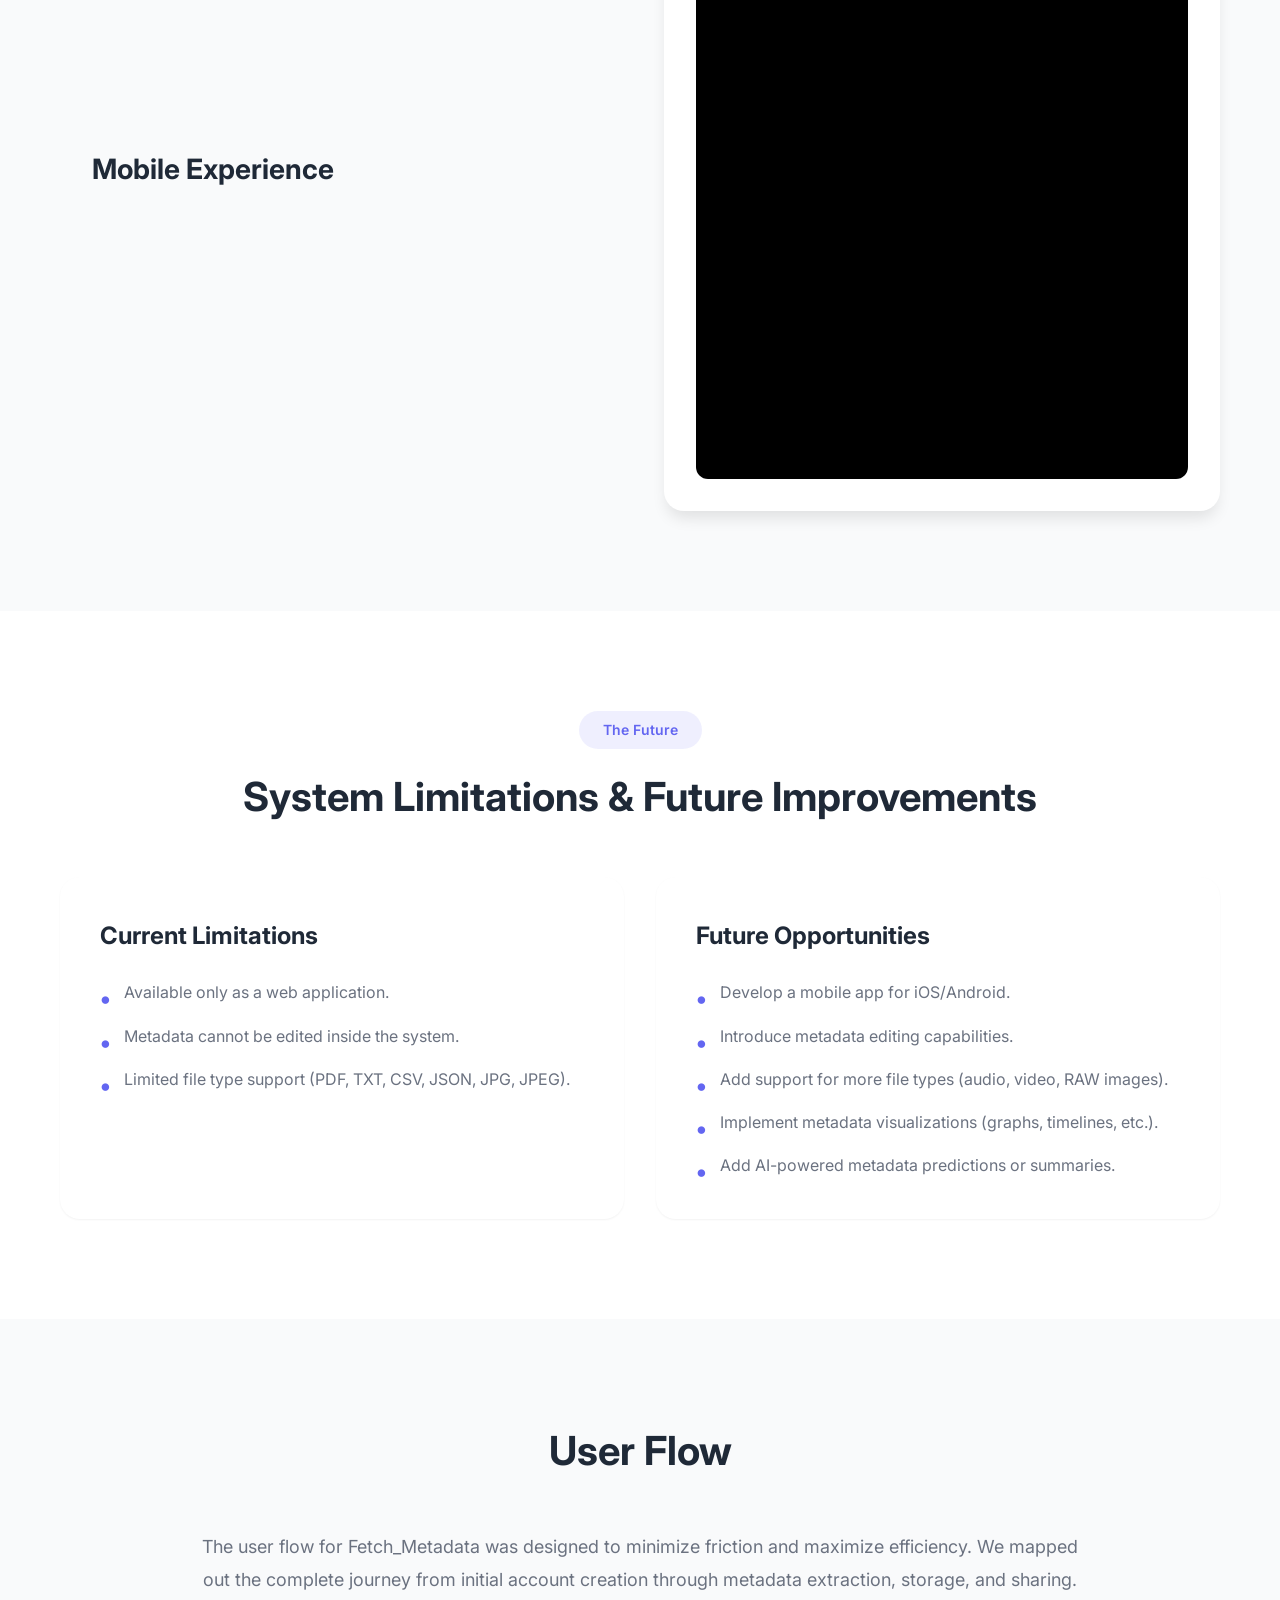
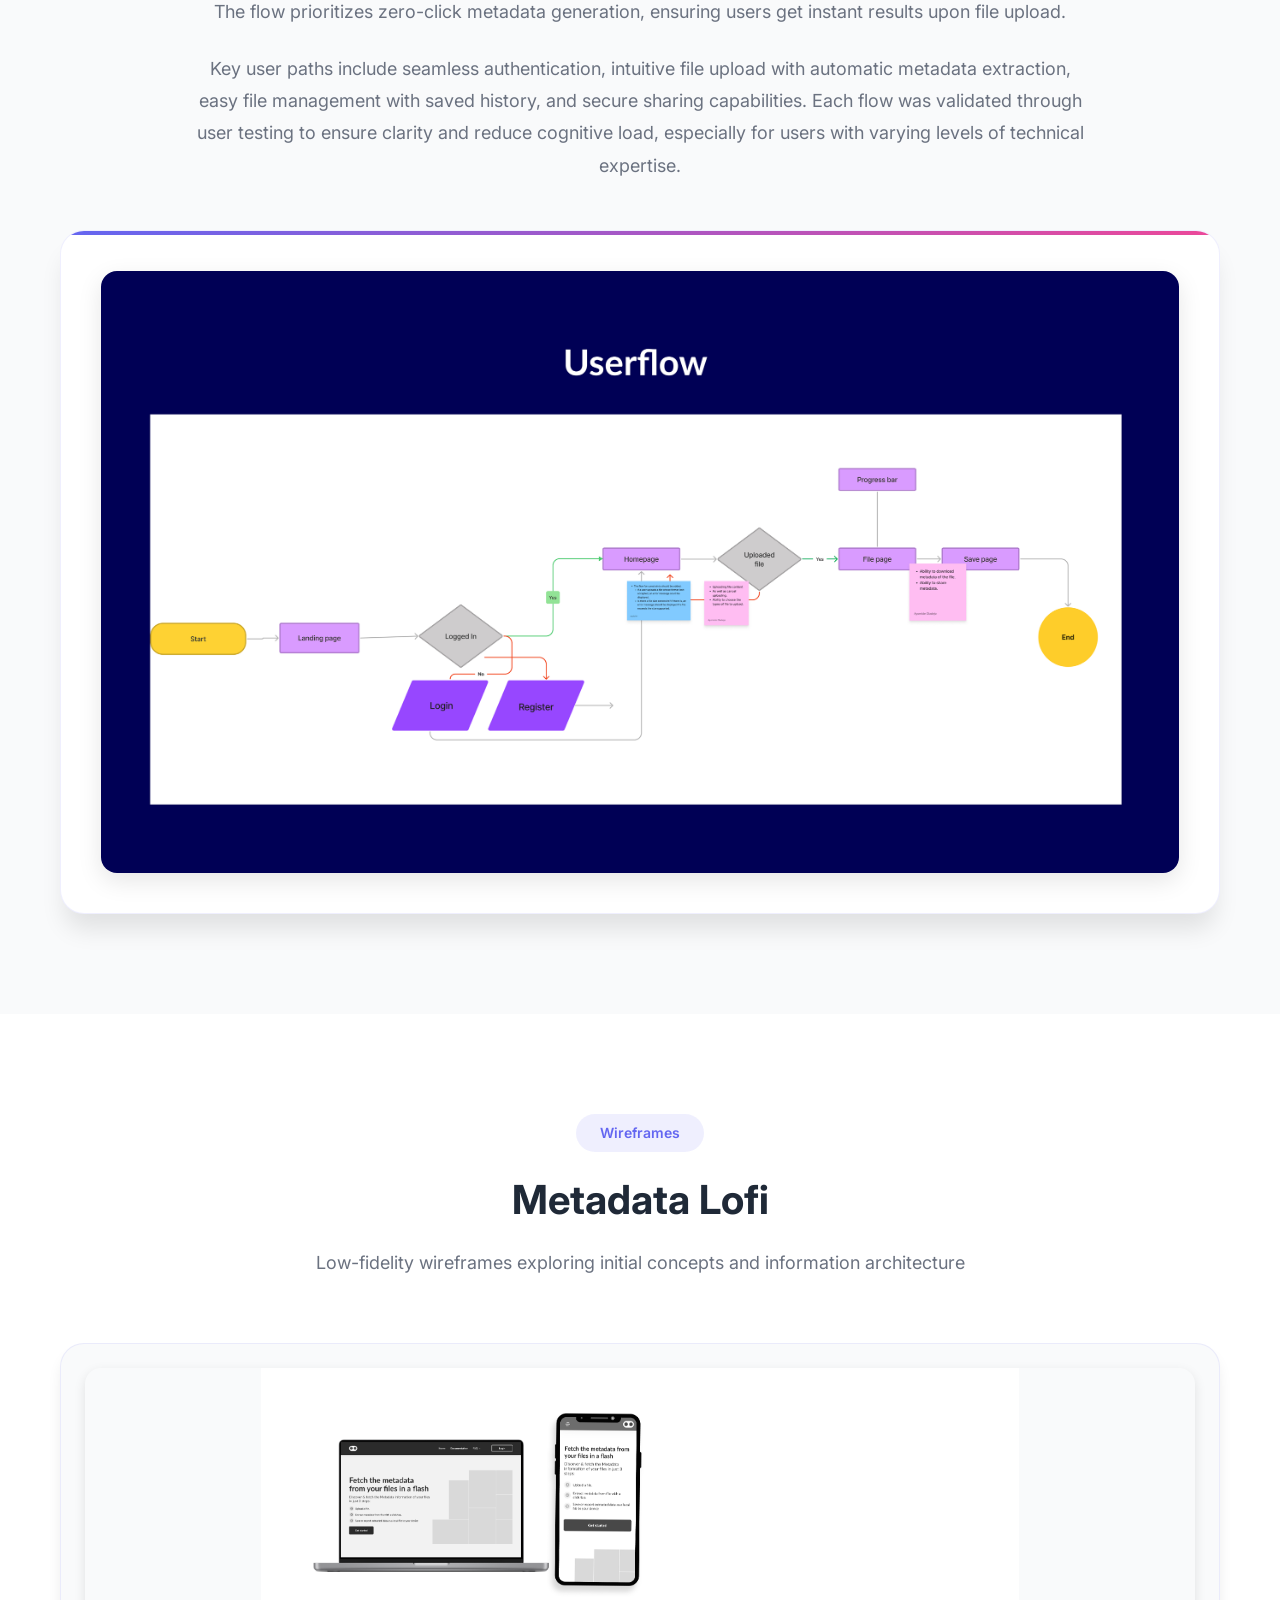
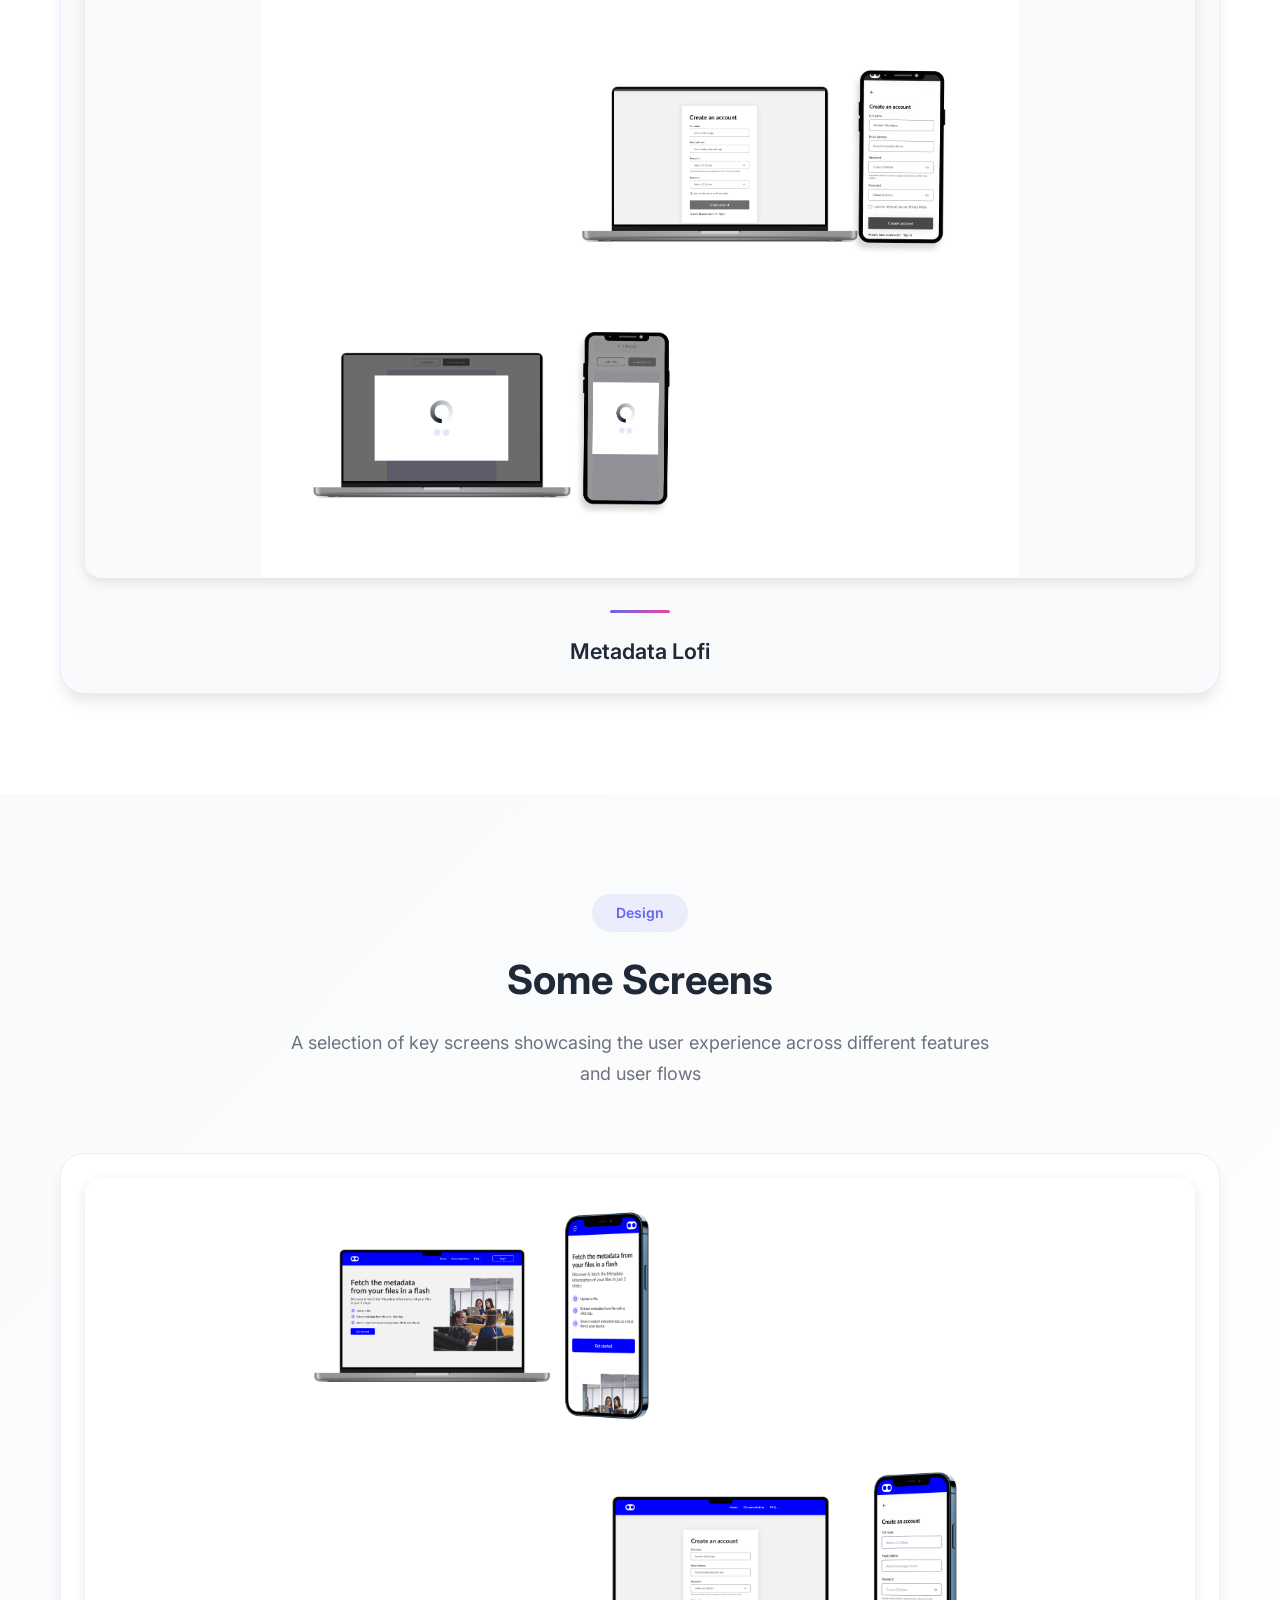
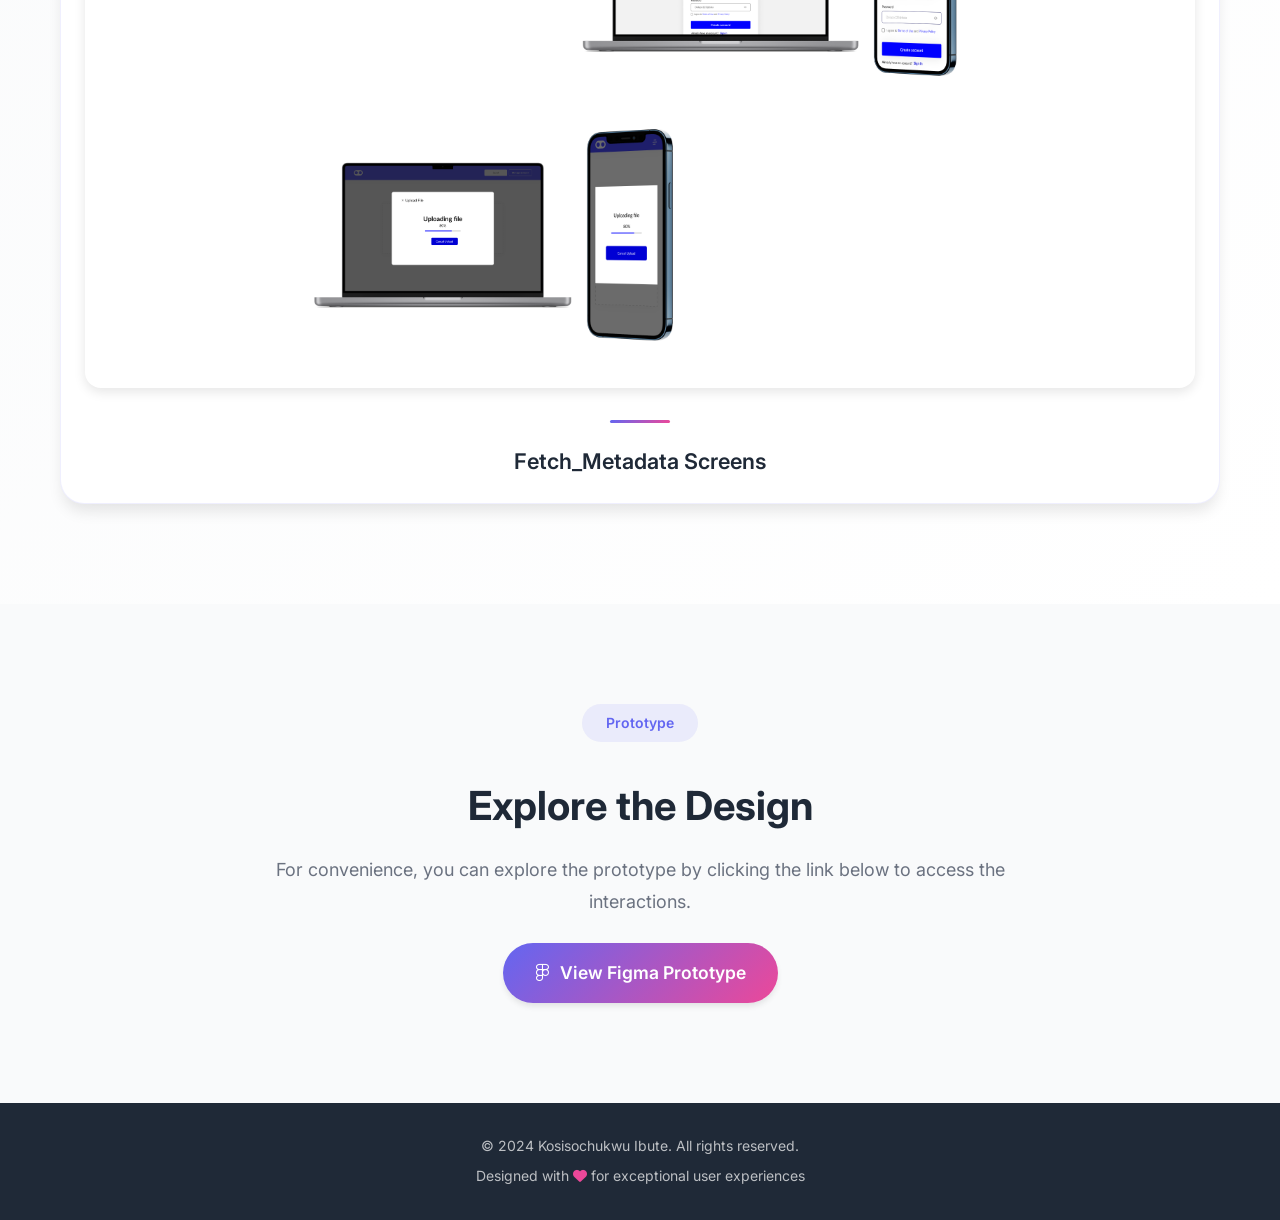
<file: metadata-case-study.html>
<!DOCTYPE html>
<html lang="en">
  <head>
    <meta charset="UTF-8" />
    <meta name="viewport" content="width=device-width, initial-scale=1.0" />
    <meta
      name="description"
      content="Fetch_Metadata Case Study - A web-based application for extracting, storing, and sharing metadata from various file types. UX design case study by Kosisochukwu Ibute."
    />
    <title>Fetch_Metadata Case Study - Kosisochukwu Ibute</title>
    <link rel="stylesheet" href="styles.css" />
    <link rel="preconnect" href="https://fonts.googleapis.com" />
    <link rel="preconnect" href="https://fonts.gstatic.com" crossorigin />
    <link
      href="https://fonts.googleapis.com/css2?family=Inter:wght@300;400;500;600;700;800&family=Playfair+Display:wght@400;500;600;700&display=swap"
      rel="stylesheet"
    />
    <link
      rel="stylesheet"
      href="https://cdnjs.cloudflare.com/ajax/libs/font-awesome/6.4.0/css/all.min.css"
    />
    <style>
      /* Case Study Specific Styles - Same as Skill4Cash */
      .case-study-hero {
        padding: 140px 20px 50px;
        background: linear-gradient(135deg, #f9fafb 0%, #ffffff 100%);
        position: relative;
        overflow: hidden;
      }

      .case-study-hero::before {
        content: "";
        position: absolute;
        top: -50%;
        right: -10%;
        width: 600px;
        height: 600px;
        background: radial-gradient(
          circle,
          rgba(99, 102, 241, 0.1) 0%,
          transparent 70%
        );
        border-radius: 50%;
        animation: float 20s ease-in-out infinite;
      }

      @keyframes float {
        0%,
        100% {
          transform: translate(0, 0) rotate(0deg);
        }
        50% {
          transform: translate(-30px, -30px) rotate(180deg);
        }
      }

      .case-study-hero .container {
        max-width: 900px;
        position: relative;
        z-index: 1;
      }

      .back-link {
        display: inline-flex;
        align-items: center;
        gap: 0.5rem;
        color: var(--primary-color);
        text-decoration: none;
        font-weight: 600;
        margin-bottom: 2rem;
        transition: var(--transition);
        font-size: 0.95rem;
      }

      .back-link:hover {
        color: var(--primary-dark);
        gap: 0.75rem;
      }

      .back-link i {
        transition: var(--transition);
      }

      .back-link:hover i {
        transform: translateX(-3px);
      }

      .case-study-logo {
        font-size: 4rem;
        font-weight: 800;
        color: var(--text-dark);
        margin-bottom: 1.5rem;
        letter-spacing: -2px;
        line-height: 1.2;
      }

      .case-study-logo .accent {
        background: var(--gradient-primary);
        -webkit-background-clip: text;
        -webkit-text-fill-color: transparent;
        background-clip: text;
      }

      .case-study-intro {
        font-size: 1.25rem;
        line-height: 1.8;
        color: var(--text-light);
        margin-bottom: 2rem;
      }

      .case-study-role {
        font-size: 1.1rem;
        color: var(--text-dark);
        margin-bottom: 1rem;
        line-height: 1.7;
      }

      .case-study-role strong {
        color: var(--primary-color);
      }

      .hero-image-section {
        padding: 0 20px 40px;
        background: linear-gradient(135deg, #f9fafb 0%, #ffffff 100%);
      }

      .hero-image-container {
        max-width: 1200px;
        margin: 0 auto;
      }

      .hero-image-wrapper {
        width: 100%;
        border-radius: 20px;
        overflow: hidden;
        box-shadow: var(--shadow-xl);
        background: var(--bg-white);
        padding: 2rem;
      }

      .hero-image-wrapper img {
        width: 100%;
        height: auto;
        display: block;
        border-radius: 12px;
      }

      .case-study-section {
        padding: 100px 0;
      }

      .case-study-section-alt {
        background: var(--bg-light);
      }

      .case-study-header {
        text-align: center;
        margin-bottom: 2rem;
      }

      .case-study-tag {
        display: inline-block;
        padding: 0.5rem 1.5rem;
        background: rgba(99, 102, 241, 0.1);
        color: var(--primary-color);
        border-radius: 50px;
        font-size: 0.875rem;
        font-weight: 600;
        margin-bottom: 1rem;
      }

      .case-study-title {
        font-size: 2.5rem;
        font-weight: 700;
        color: var(--text-dark);
        margin-bottom: 1rem;
      }

      .case-study-subtitle {
        font-size: 1.125rem;
        color: var(--text-light);
        max-width: 700px;
        margin: 0 auto;
        line-height: 1.7;
      }

      .problem-intro {
        margin-top: 3rem;
        max-width: 100%;
      }

      .problem-divider-vertical {
        width: 4px;
        min-height: 100%;
        background: var(--gradient-primary);
        border-radius: 2px;
        flex-shrink: 0;
      }

      .problem-grid {
        display: grid;
        grid-template-columns: repeat(2, 1fr);
        gap: 2rem;
        margin-top: 3rem;
      }

      .problem-card {
        background: var(--bg-white);
        padding: 2.5rem;
        border-radius: 20px;
        box-shadow: var(--shadow-sm);
        transition: var(--transition);
      }

      .problem-card:hover {
        transform: translateY(-5px);
        box-shadow: var(--shadow-lg);
      }

      .problem-list {
        list-style: none;
        padding: 0;
        display: flex;
        flex-direction: column;
        gap: 1.5rem;
        margin-top: 1.5rem;
      }

      .problem-item {
        color: var(--text-light);
        line-height: 1.7;
        display: flex;
        align-items: flex-start;
        gap: 0.75rem;
      }

      .problem-item::before {
        content: "•";
        color: var(--primary-color);
        font-weight: 700;
        font-size: 1.2rem;
        flex-shrink: 0;
        line-height: 1.7;
      }

      .research-grid {
        display: grid;
        grid-template-columns: repeat(2, 1fr);
        gap: 2rem;
        margin-top: 3rem;
      }

      .research-card {
        background: var(--bg-white);
        padding: 2.5rem;
        border-radius: 20px;
        box-shadow: var(--shadow-sm);
        transition: var(--transition);
      }

      .research-card:hover {
        transform: translateY(-5px);
        box-shadow: var(--shadow-lg);
      }

      .research-icon {
        width: 60px;
        height: 60px;
        border-radius: 50%;
        background: rgba(99, 102, 241, 0.1);
        display: flex;
        align-items: center;
        justify-content: center;
        color: var(--primary-color);
        font-size: 1.75rem;
        margin-bottom: 1.5rem;
      }

      .research-title {
        font-size: 1.5rem;
        font-weight: 700;
        margin-bottom: 1.5rem;
        color: var(--text-dark);
      }

      .research-list {
        list-style: none;
        padding: 0;
        display: flex;
        flex-direction: column;
        gap: 1rem;
      }

      .research-item {
        color: var(--text-light);
        line-height: 1.7;
        display: flex;
        align-items: flex-start;
        gap: 0.75rem;
      }

      .research-item::before {
        content: "✓";
        color: var(--primary-color);
        font-weight: 700;
        flex-shrink: 0;
        line-height: 1.7;
      }

      .competitive-grid {
        display: grid;
        grid-template-columns: repeat(3, 1fr);
        gap: 2rem;
        margin-top: 3rem;
      }

      .competitive-item {
        background: var(--bg-white);
        padding: 2rem;
        border-radius: 20px;
        box-shadow: var(--shadow-sm);
        text-align: center;
        transition: var(--transition);
      }

      .competitive-item:hover {
        transform: translateY(-5px);
        box-shadow: var(--shadow-lg);
      }

      .competitive-number {
        width: 50px;
        height: 50px;
        border-radius: 50%;
        background: var(--gradient-primary);
        color: white;
        display: flex;
        align-items: center;
        justify-content: center;
        font-weight: 700;
        font-size: 1.5rem;
        margin: 0 auto 1rem;
      }

      .competitive-text {
        color: var(--text-light);
        line-height: 1.7;
      }

      .solutions-grid {
        display: grid;
        grid-template-columns: repeat(2, 1fr);
        gap: 2rem;
        margin-top: 3rem;
      }

      .solution-card {
        background: var(--bg-white);
        padding: 2.5rem;
        border-radius: 20px;
        box-shadow: var(--shadow-sm);
        transition: var(--transition);
      }

      .solution-card:hover {
        transform: translateY(-5px);
        box-shadow: var(--shadow-lg);
      }

      .solution-title {
        font-size: 1.5rem;
        font-weight: 700;
        margin-bottom: 1rem;
        color: var(--text-dark);
      }

      .solution-description {
        color: var(--text-light);
        line-height: 1.7;
      }

      .scope-grid {
        display: grid;
        grid-template-columns: repeat(2, 1fr);
        gap: 2rem;
        margin-top: 3rem;
      }

      .scope-item {
        background: var(--bg-white);
        padding: 2rem;
        border-radius: 20px;
        box-shadow: var(--shadow-sm);
        display: flex;
        align-items: flex-start;
        gap: 1.5rem;
        transition: var(--transition);
      }

      .scope-item:hover {
        transform: translateY(-5px);
        box-shadow: var(--shadow-lg);
      }

      .scope-number {
        width: 50px;
        height: 50px;
        border-radius: 12px;
        display: flex;
        align-items: center;
        justify-content: center;
        font-weight: 700;
        font-size: 1.5rem;
        flex-shrink: 0;
        background: var(--gradient-primary);
        color: white;
      }

      .scope-text {
        flex: 1;
        font-size: 1.1rem;
        line-height: 1.7;
        color: var(--text-dark);
      }

      .outcomes-grid {
        display: grid;
        grid-template-columns: repeat(2, 1fr);
        gap: 2rem;
        margin-top: 3rem;
      }

      .outcome-card {
        background: var(--bg-white);
        padding: 2.5rem;
        border-radius: 20px;
        box-shadow: var(--shadow-sm);
        transition: var(--transition);
        text-align: center;
      }

      .outcome-card:hover {
        transform: translateY(-5px);
        box-shadow: var(--shadow-lg);
      }

      .outcome-icon {
        width: 70px;
        height: 70px;
        border-radius: 50%;
        background: rgba(99, 102, 241, 0.1);
        display: flex;
        align-items: center;
        justify-content: center;
        color: var(--primary-color);
        font-size: 2rem;
        margin: 0 auto 1.5rem;
      }

      .outcome-title {
        font-size: 1.5rem;
        font-weight: 700;
        margin-bottom: 1rem;
        color: var(--text-dark);
      }

      .outcome-description {
        color: var(--text-light);
        line-height: 1.7;
      }

      .limitations-grid {
        display: grid;
        grid-template-columns: repeat(2, 1fr);
        gap: 2rem;
        margin-top: 3rem;
      }

      .limitation-card {
        background: var(--bg-white);
        padding: 2.5rem;
        border-radius: 20px;
        box-shadow: var(--shadow-sm);
        transition: var(--transition);
      }

      .limitation-card:hover {
        transform: translateY(-5px);
        box-shadow: var(--shadow-lg);
      }

      .limitation-title {
        font-size: 1.5rem;
        font-weight: 700;
        margin-bottom: 1.5rem;
        color: var(--text-dark);
      }

      .limitation-list {
        list-style: none;
        padding: 0;
        display: flex;
        flex-direction: column;
        gap: 1rem;
      }

      .limitation-item {
        color: var(--text-light);
        line-height: 1.7;
        padding-left: 1.5rem;
        position: relative;
      }

      .limitation-item::before {
        content: "•";
        position: absolute;
        left: 0;
        color: var(--primary-color);
        font-weight: 700;
        font-size: 1.5rem;
      }

      .project-meta {
        display: flex;
        flex-wrap: wrap;
        gap: 2rem;
        margin-top: 2rem;
        padding-top: 2rem;
        border-top: 1px solid var(--border-color);
      }

      .meta-item {
        display: flex;
        align-items: center;
        gap: 0.75rem;
      }

      .meta-item i {
        color: var(--primary-color);
        font-size: 1.25rem;
      }

      .meta-item span {
        color: var(--text-light);
        font-size: 0.95rem;
      }

      .meta-item strong {
        color: var(--text-dark);
        font-weight: 600;
      }

      @media (max-width: 968px) {
        .problem-grid,
        .research-grid,
        .solutions-grid,
        .scope-grid,
        .outcomes-grid,
        .limitations-grid,
        .competitive-grid {
          grid-template-columns: 1fr;
        }

        .case-study-title {
          font-size: 2rem;
        }

        .case-study-logo {
          font-size: 2.5rem;
        }
      }

      /* Video Section */
      .videos-section {
        padding: 100px 0;
        background: var(--bg-light);
        min-height: auto;
      }

      .videos-grid {
        display: flex;
        flex-direction: column;
        gap: 4rem;
        margin-top: 3rem;
      }

      .video-row {
        display: grid;
        grid-template-columns: 1fr 1fr;
        gap: 3rem;
        align-items: center;
      }

      .video-row.reverse {
        grid-template-columns: 1fr 1fr;
      }

      .video-row.reverse .video-content {
        order: 1;
      }

      .video-row.reverse .video-item {
        order: 2;
      }

      .video-item {
        background: var(--bg-white);
        padding: 2rem;
        border-radius: 20px;
        box-shadow: var(--shadow-lg);
        transition: var(--transition);
        overflow: hidden;
      }

      .video-item:hover {
        transform: translateY(-5px);
        box-shadow: var(--shadow-xl);
      }

      .video-item-title {
        font-size: 1.5rem;
        font-weight: 700;
        color: var(--text-dark);
        margin-bottom: 1.5rem;
        text-align: center;
      }

      .video-content {
        display: flex;
        flex-direction: column;
        justify-content: center;
        padding: 2rem;
      }

      .video-content h3 {
        font-size: 1.75rem;
        font-weight: 700;
        color: var(--text-dark);
        margin-bottom: 1rem;
      }

      .video-content p {
        font-size: 1.125rem;
        line-height: 1.8;
        color: var(--text-light);
      }

      .video-player-wrapper {
        position: relative;
        width: 100%;
        aspect-ratio: 9 / 16; /* Portrait aspect ratio for mobile screens */
        max-height: 60vh; /* Maximum 60% of viewport height */
        display: flex;
        align-items: center;
        justify-content: center;
        border-radius: 12px;
        background: #000;
        overflow: hidden;
        margin: 0 auto;
      }

      .video-player-wrapper video {
        width: 100%;
        height: 100%;
        display: block;
        border-radius: 12px;
        object-fit: contain;
      }

      /* Progress Indicator */
      .progress-indicator {
        position: fixed;
        top: 0;
        left: 0;
        width: 0%;
        height: 3px;
        background: var(--gradient-primary);
        z-index: 1001;
        transition: width 0.1s ease-out;
        box-shadow: 0 2px 4px rgba(99, 102, 241, 0.3);
      }

      /* Scroll-triggered Animations */
      .animate-on-scroll {
        opacity: 0;
        transform: translateY(30px);
        transition: opacity 0.6s ease-out, transform 0.6s ease-out;
      }

      .animate-on-scroll.animated {
        opacity: 1;
        transform: translateY(0);
      }

      .animate-on-scroll-delay-1 {
        transition-delay: 0.1s;
      }

      .animate-on-scroll-delay-2 {
        transition-delay: 0.2s;
      }

      .animate-on-scroll-delay-3 {
        transition-delay: 0.3s;
      }

      .animate-fade-in {
        opacity: 0;
        transition: opacity 0.8s ease-out;
      }

      .animate-fade-in.animated {
        opacity: 1;
      }

      .animate-scale-in {
        opacity: 0;
        transform: scale(0.95);
        transition: opacity 0.6s ease-out, transform 0.6s ease-out;
      }

      .animate-scale-in.animated {
        opacity: 1;
        transform: scale(1);
      }

      @media (max-width: 768px) {
        .case-study-hero {
          padding: 120px 20px 60px;
        }

        .case-study-section {
          padding: 80px 0;
        }

        .case-study-logo {
          font-size: 2rem;
        }

        .video-player-wrapper {
          max-height: 50vh; /* Smaller on mobile */
        }

        .video-row {
          grid-template-columns: 1fr;
          display: flex;
          flex-direction: column;
          gap: 1rem;
        }

        .video-row .video-content {
          display: none;
        }

        .video-row.reverse {
          display: flex;
          flex-direction: column;
          gap: 1rem;
        }

        .video-row.reverse .video-content {
          display: none;
        }

        .video-row.reverse .video-item {
          order: 1;
        }

        .user-flow-image-wrapper {
          padding: 1.5rem;
        }
      }

      /* User Flow Section Styles */
      .user-flow-container {
        max-width: 1400px;
        margin: 3rem auto 0;
      }

      .user-flow-text-content {
        max-width: 900px;
        margin: 0 auto 3rem;
        text-align: center;
      }

      .user-flow-text-content p {
        font-size: 1.125rem;
        line-height: 1.8;
        color: var(--text-light);
        margin: 0;
      }

      .user-flow-image-wrapper {
        width: 100%;
        background: var(--bg-white);
        padding: 2.5rem;
        border-radius: 24px;
        box-shadow: var(--shadow-xl);
        overflow: hidden;
        position: relative;
        border: 1px solid rgba(99, 102, 241, 0.1);
      }

      .user-flow-image-wrapper::before {
        content: "";
        position: absolute;
        top: 0;
        left: 0;
        right: 0;
        height: 4px;
        background: var(--gradient-primary);
      }

      .user-flow-image {
        width: 100%;
        height: auto;
        display: block;
        border-radius: 16px;
        box-shadow: 0 8px 24px rgba(0, 0, 0, 0.1);
        transition: var(--transition);
      }

      .user-flow-image:hover {
        transform: scale(1.01);
        box-shadow: 0 12px 32px rgba(0, 0, 0, 0.15);
      }

      /* Screens Gallery Section */
      .screens-gallery-section {
        padding: 100px 0;
        background: linear-gradient(135deg, #f9fafb 0%, #ffffff 100%);
        position: relative;
        overflow: hidden;
      }

      .screens-gallery-section::before {
        content: "";
        position: absolute;
        top: -50%;
        right: -10%;
        width: 600px;
        height: 600px;
        background: radial-gradient(
          circle,
          rgba(99, 102, 241, 0.05) 0%,
          transparent 70%
        );
        border-radius: 50%;
        animation: float 20s ease-in-out infinite;
      }

      .screens-gallery {
        display: grid;
        grid-template-columns: repeat(2, 1fr);
        gap: 3rem;
        margin-top: 4rem;
        position: relative;
        z-index: 1;
      }

      .screens-gallery-item {
        background: var(--bg-white);
        padding: 2.5rem;
        border-radius: 24px;
        box-shadow: var(--shadow-lg);
        transition: var(--transition);
        overflow: hidden;
        position: relative;
        border: 1px solid rgba(99, 102, 241, 0.1);
      }

      .screens-gallery-item::before {
        content: "";
        position: absolute;
        top: 0;
        left: 0;
        right: 0;
        height: 4px;
        background: var(--gradient-primary);
        transform: scaleX(0);
        transition: var(--transition);
      }

      .screens-gallery-item:hover {
        transform: translateY(-10px);
        box-shadow: var(--shadow-xl);
        border-color: rgba(99, 102, 241, 0.3);
      }

      .screens-gallery-item:hover::before {
        transform: scaleX(1);
      }

      .screens-gallery-item img {
        width: 100%;
        height: auto;
        max-width: 100%;
        display: block;
        border-radius: 16px;
        transition: var(--transition);
        box-shadow: 0 4px 12px rgba(0, 0, 0, 0.1);
        object-fit: contain;
      }

      .screens-gallery-item:hover img {
        transform: scale(1.03);
        box-shadow: 0 8px 24px rgba(0, 0, 0, 0.15);
      }

      .screens-gallery-title {
        font-size: 1.35rem;
        font-weight: 600;
        color: var(--text-dark);
        margin-top: 2rem;
        text-align: center;
        position: relative;
        padding-top: 1.5rem;
      }

      .screens-gallery-title::before {
        content: "";
        position: absolute;
        top: 0;
        left: 50%;
        transform: translateX(-50%);
        width: 60px;
        height: 3px;
        background: var(--gradient-primary);
        border-radius: 2px;
      }

      @media (max-width: 968px) {
        .screens-gallery {
          grid-template-columns: 1fr;
        }
      }

      /* Lofi Section */
      .lofi-section {
        padding: 100px 0;
        background: var(--bg-white);
        position: relative;
        overflow: hidden;
      }

      .lofi-section::before {
        content: "";
        position: absolute;
        top: -50%;
        left: -10%;
        width: 600px;
        height: 600px;
        background: radial-gradient(
          circle,
          rgba(99, 102, 241, 0.05) 0%,
          transparent 70%
        );
        border-radius: 50%;
        animation: float 20s ease-in-out infinite;
      }

      .lofi-gallery {
        display: grid;
        grid-template-columns: 1fr;
        gap: 3rem;
        margin-top: 4rem;
        position: relative;
        z-index: 1;
      }

      .lofi-item {
        background: var(--bg-light);
        padding: 2rem;
        border-radius: 24px;
        box-shadow: var(--shadow-lg);
        transition: var(--transition);
        overflow: hidden;
        position: relative;
        border: 1px solid rgba(99, 102, 241, 0.1);
      }

      .lofi-item::before {
        content: "";
        position: absolute;
        top: 0;
        left: 0;
        right: 0;
        height: 4px;
        background: var(--gradient-primary);
        transform: scaleX(0);
        transition: var(--transition);
      }

      .lofi-item:hover {
        transform: translateY(-10px);
        box-shadow: var(--shadow-xl);
        border-color: rgba(99, 102, 241, 0.3);
      }

      .lofi-item:hover::before {
        transform: scaleX(1);
      }

      .lofi-item img {
        width: 100%;
        height: auto;
        max-width: 100%;
        display: block;
        border-radius: 16px;
        transition: var(--transition);
        box-shadow: 0 4px 12px rgba(0, 0, 0, 0.1);
        object-fit: contain;
      }

      .lofi-item:hover img {
        transform: scale(1.03);
        box-shadow: 0 8px 24px rgba(0, 0, 0, 0.15);
      }

      .lofi-title {
        font-size: 1.35rem;
        font-weight: 600;
        color: var(--text-dark);
        margin-top: 2rem;
        text-align: center;
        position: relative;
        padding-top: 1.5rem;
      }

      .lofi-title::before {
        content: "";
        position: absolute;
        top: 0;
        left: 50%;
        transform: translateX(-50%);
        width: 60px;
        height: 3px;
        background: var(--gradient-primary);
        border-radius: 2px;
      }

      /* Prototype Section */
      .prototype-section {
        background: var(--bg-light);
        padding: 100px 0;
        text-align: center;
      }

      .prototype-content {
        max-width: 800px;
        margin: 0 auto;
      }

      .prototype-text {
        font-size: 1.125rem;
        line-height: 1.8;
        color: var(--text-light);
        margin-bottom: 1.5rem;
      }

      .prototype-link {
        display: inline-flex;
        align-items: center;
        gap: 0.75rem;
        padding: 1rem 2rem;
        background: var(--gradient-primary);
        color: white;
        text-decoration: none;
        border-radius: 50px;
        font-weight: 600;
        font-size: 1.1rem;
        transition: var(--transition);
        box-shadow: var(--shadow-md);
      }

      .prototype-link:hover {
        transform: translateY(-2px);
        box-shadow: var(--shadow-lg);
      }
    </style>
  </head>
  <body>
    <!-- Progress Indicator -->
    <div class="progress-indicator" id="progress-indicator"></div>
    <!-- Navigation -->
    <nav class="navbar" id="navbar">
      <div class="nav-container">
        <div class="nav-logo">
          <a href="index.html#home">Kosi Nina</a>
        </div>
        <ul class="nav-menu" id="nav-menu">
          <li><a href="index.html#home" class="nav-link">Home</a></li>
          <li><a href="index.html#about" class="nav-link">About</a></li>
          <li><a href="index.html#skills" class="nav-link">Skills</a></li>
          <li><a href="index.html#projects" class="nav-link">Projects</a></li>
          <li>
            <a href="index.html#experience" class="nav-link">Experience</a>
          </li>
          <li><a href="index.html#education" class="nav-link">Education</a></li>
          <li><a href="index.html#contact" class="nav-link">Contact</a></li>
        </ul>
        <div class="nav-toggle" id="nav-toggle">
          <span></span>
          <span></span>
          <span></span>
        </div>
      </div>
    </nav>

    <!-- Case Study Hero -->
    <section class="case-study-hero">
      <div class="container">
        <a href="index.html#projects" class="back-link">
          <i class="fas fa-arrow-left"></i>
          Back to Projects
        </a>
        <h1 class="case-study-logo">
          Fetch<span class="accent">_</span>Metadata
        </h1>
        <p class="case-study-intro">
          In an era where data drives decision-making, innovation, and security,
          the ability to understand and interpret data has become more valuable
          than ever. Data quality rooted in metadata is essential for ensuring
          reliability, regulatory compliance, and user trust. Fetch_Metadata is
          a web-based application built to help users extract, store, share, and
          revisit metadata from various file types.
        </p>
        <p class="case-study-role">
          <strong>Project Overview:</strong> This case study outlines the
          problem space, research approach, design solutions, development scope,
          impact, and key outcomes of the project.
        </p>
        <div class="project-meta">
          <div class="meta-item">
            <i class="fas fa-globe"></i>
            <span><strong>Platform:</strong> Responsive Web Application</span>
          </div>
          <div class="meta-item">
            <i class="fas fa-tag"></i>
            <span><strong>Category:</strong> Data Management</span>
          </div>
        </div>
      </div>
    </section>

    <!-- Hero Image Section -->
    <section class="hero-image-section">
      <div class="hero-image-container">
        <div class="hero-image-wrapper">
          <img src="MetaData.png" alt="Fetch_Metadata Application" />
        </div>
      </div>
    </section>

    <!-- The Challenge Section -->
    <section class="case-study-section">
      <div class="container">
        <div class="case-study-header">
          <span class="case-study-tag">The Challenge</span>
          <h2 class="case-study-title">The Problem Space</h2>
        </div>
        <div class="problem-intro">
          <p
            class="case-study-subtitle"
            style="text-align: left; margin: 0; max-width: 100%"
          >
            Users across industries in particular photographers, security
            analysts, and data-focused professionals frequently work with files
            that hold valuable hidden information (metadata). However:
          </p>
        </div>
        <div
          class="problem-card"
          style="
            margin-top: 2rem;
            display: flex;
            gap: 2rem;
            align-items: flex-start;
          "
        >
          <div class="problem-divider-vertical"></div>
          <ul class="problem-list" style="flex: 1; margin-top: 0">
            <li class="problem-item">
              Many existing tools are fragmented, complex, or lack storage
              capabilities.
            </li>
            <li class="problem-item">
              Users often need to revisit metadata, but temporary metadata
              viewers don't store it.
            </li>
            <li class="problem-item">
              There is no simple way for everyday users to share or download
              metadata securely.
            </li>
            <li class="problem-item">
              Data misuse is possible without user authentication and
              accountability.
            </li>
          </ul>
        </div>
      </div>
    </section>

    <!-- Understanding the Users Section -->
    <section class="case-study-section case-study-section-alt">
      <div class="container">
        <div class="case-study-header">
          <span class="case-study-tag">Understanding the Users</span>
          <h2 class="case-study-title">Research Approach</h2>
        </div>
        <p class="case-study-subtitle" style="margin-bottom: 2rem">
          To ensure the solution aligned with real user needs, we followed a
          structured research process:
        </p>
        <div class="research-grid">
          <div class="research-card">
            <div class="research-icon">
              <i class="fas fa-users"></i>
            </div>
            <h3 class="research-title">User Interviews & Survey</h3>
            <ul class="research-list">
              <li class="research-item">
                5 Photographers who needed quick access to file details (e.g.,
                EXIF data) for professional documentation.
              </li>
              <li class="research-item">
                5 Security personnel who needed accurate file information for
                cyber investigations.
              </li>
              <li class="research-item">
                Shared online surveys to general users and 50% wanted a simple
                way to upload and inspect files.
              </li>
            </ul>
          </div>
          <div class="research-card">
            <div class="research-icon">
              <i class="fas fa-lightbulb"></i>
            </div>
            <h3 class="research-title">Key Insights</h3>
            <ul class="research-list">
              <li class="research-item">
                Users wanted metadata instantly, "no extra clicks."
              </li>
              <li class="research-item">
                File history was important: "I want to revisit files without
                re-uploading." said most of the general users.
              </li>
              <li class="research-item">
                Trust and security were major concerns.
              </li>
              <li class="research-item">
                The interface had to be straightforward and minimalistic.
              </li>
            </ul>
          </div>
        </div>
      </div>
    </section>

    <!-- Competitive Analysis Section -->
    <section class="case-study-section">
      <div class="container">
        <div class="case-study-header">
          <span class="case-study-tag">Research</span>
          <h2 class="case-study-title">Competitive Analysis</h2>
        </div>
        <p class="case-study-subtitle" style="margin-bottom: 2rem">
          We reviewed 5 popular metadata extraction tools: ExifTool, Apache
          Tika, ExifMeta, Snipinsta File Metadata Viewer, WuTools File Metadata
          Viewer
        </p>
        <div class="competitive-grid">
          <div class="competitive-item">
            <div class="competitive-number">1</div>
            <p class="competitive-text">
              Most do not store files or saved results.
            </p>
          </div>
          <div class="competitive-item">
            <div class="competitive-number">2</div>
            <p class="competitive-text">
              Almost none offer user accounts or customization.
            </p>
          </div>
          <div class="competitive-item">
            <div class="competitive-number">3</div>
            <p class="competitive-text">
              Limited sharing and download capabilities.
            </p>
          </div>
        </div>
      </div>
    </section>

    <!-- Design Solutions Section -->
    <section class="case-study-section case-study-section-alt">
      <div class="container">
        <div class="case-study-header">
          <span class="case-study-tag">Research Implementation</span>
          <h2 class="case-study-title">Design Solutions</h2>
          <p class="case-study-subtitle">
            Based on research insights, the design focused on simplicity,
            performance, and security.
          </p>
        </div>
        <div class="solutions-grid">
          <div class="solution-card">
            <h3 class="solution-title">Information Architecture</h3>
            <p class="solution-description">
              We structured the app around four core user flows:
            </p>
            <ul class="research-list" style="margin-top: 1rem">
              <li class="research-item">Upload & View Metadata</li>
              <li class="research-item">Manage Saved Files</li>
              <li class="research-item">Share or Download Metadata</li>
              <li class="research-item">Account Management</li>
            </ul>
          </div>
          <div class="solution-card">
            <h3 class="solution-title">UI/UX Design Principles</h3>
            <ul class="research-list">
              <li class="research-item">
                Zero-click metadata generation. Automatic extraction after
                upload.
              </li>
              <li class="research-item">
                Minimalist interface. Reduces friction and cognitive load.
              </li>
              <li class="research-item">
                Clear typography and spacing. Improves readability.
              </li>
              <li class="research-item">
                Visual hierarchy. Highlights file details and metadata first.
              </li>
            </ul>
          </div>
          <div class="solution-card">
            <h3 class="solution-title">Security-Driven Experience</h3>
            <ul class="research-list">
              <li class="research-item">
                Mandatory user accounts to track uploads and reduce misuse.
              </li>
              <li class="research-item">
                Encrypted storage for uploaded files and metadata.
              </li>
              <li class="research-item">
                Access controls to ensure ethical use.
              </li>
            </ul>
          </div>
          <div class="solution-card">
            <h3 class="solution-title">Responsive Web Design</h3>
            <p class="solution-description">
              Although the application is web-first, screens were designed to be
              mobile-friendly for accessibility.
            </p>
          </div>
        </div>
      </div>
    </section>

    <!-- Project Scope Section -->
    <section class="case-study-section">
      <div class="container">
        <div class="case-study-header">
          <span class="case-study-tag">Features</span>
          <h2 class="case-study-title">Project Scope</h2>
        </div>
        <div class="scope-grid">
          <div class="scope-item">
            <div class="scope-number">1</div>
            <div class="scope-text">
              User Authentication: Create an account and log in securely.
            </div>
          </div>
          <div class="scope-item">
            <div class="scope-number">2</div>
            <div class="scope-text">
              File Upload: Supports PDF, TXT, CSV, JSON, JPG, JPEG.
            </div>
          </div>
          <div class="scope-item">
            <div class="scope-number">3</div>
            <div class="scope-text">
              Instant Metadata Generation: Automatic extraction upon upload.
            </div>
          </div>
          <div class="scope-item">
            <div class="scope-number">4</div>
            <div class="scope-text">
              Account Settings: Edit passwords and manage profiles.
            </div>
          </div>
          <div class="scope-item">
            <div class="scope-number">5</div>
            <div class="scope-text">
              File Management: View, save, and re-access previously uploaded
              files.
            </div>
          </div>
          <div class="scope-item">
            <div class="scope-number">6</div>
            <div class="scope-text">
              Metadata Sharing & Downloading: Export metadata for ethical usage.
            </div>
          </div>
          <div class="scope-item">
            <div class="scope-number">7</div>
            <div class="scope-text">
              Feedback System: Users can leave app reviews.
            </div>
          </div>
        </div>
      </div>
    </section>

    <!-- Key Outcome & Impact Section -->
    <section class="case-study-section case-study-section-alt">
      <div class="container">
        <div class="case-study-header">
          <span class="case-study-tag">Impact</span>
          <h2 class="case-study-title">Key Outcome & Impact</h2>
        </div>
        <div class="outcomes-grid">
          <div class="outcome-card">
            <div class="outcome-icon">
              <i class="fas fa-tachometer-alt"></i>
            </div>
            <h3 class="outcome-title">Improved User Efficiency</h3>
            <p class="outcome-description">
              Users accessed metadata 3x faster compared to competitors.
              Automatic metadata generation eliminated unnecessary user actions.
            </p>
          </div>
          <div class="outcome-card">
            <div class="outcome-icon">
              <i class="fas fa-shield-alt"></i>
            </div>
            <h3 class="outcome-title">Increased User Trust & Security</h3>
            <p class="outcome-description">
              Required logins reduced anonymous misuse. Secure storage increased
              data safety for sensitive files.
            </p>
          </div>
          <div class="outcome-card">
            <div class="outcome-icon">
              <i class="fas fa-smile"></i>
            </div>
            <h3 class="outcome-title">High User Satisfaction</h3>
            <p class="outcome-description">
              50% of early testers rated the app as easy to use. Photographers
              appreciated the ability to save and revisit metadata.
            </p>
          </div>
          <div class="outcome-card">
            <div class="outcome-icon">
              <i class="fas fa-briefcase"></i>
            </div>
            <h3 class="outcome-title">
              Streamlined Workflow for Professionals
            </h3>
            <p class="outcome-description">
              Saved files enabled quick retrieval for future tasks.
              Share/download features supported collaborative workflows.
            </p>
          </div>
        </div>
      </div>
    </section>

    <!-- Videos Section -->
    <section class="videos-section" id="videos-section">
      <div class="container">
        <div class="case-study-header">
          <h2 class="case-study-title">App Experience</h2>
          <p class="case-study-subtitle">
            Watch how users interact with the Fetch_Metadata platform
          </p>
        </div>
        <div class="videos-grid">
          <!-- Web Experience Row - Video on Left, Text on Right -->
          <div class="video-row">
            <div class="video-item">
              <h3 class="video-item-title">Metadata Web Experience</h3>
              <div class="video-player-wrapper">
                <video id="web-video" muted loop playsinline preload="auto">
                  <source
                    src="Metadata screen Desktop.mp4"
                    type="video/quicktime"
                  />
                  <source src="Metadata screen Desktop.mp4" type="video/mp4" />
                  Your browser does not support the video tag.
                </video>
              </div>
            </div>
            <div class="video-content">
              <h3>Web Experience</h3>
              <p>
                <!-- Add your description text here about the Web Experience video -->
              </p>
            </div>
          </div>

          <!-- Mobile Experience Row - Text on Left, Video on Right -->
          <div class="video-row reverse">
            <div class="video-content">
              <h3>Mobile Experience</h3>
              <p>
                <!-- Add your description text here about the Mobile Experience video -->
              </p>
            </div>
            <div class="video-item">
              <h3 class="video-item-title">Metadata Mobile Experience</h3>
              <div class="video-player-wrapper">
                <video id="mobile-video" muted loop playsinline preload="auto">
                  <source
                    src="Metadata screen Phone.mp4"
                    type="video/quicktime"
                  />
                  <source src="Metadata screen Phone.mp4" type="video/mp4" />
                  Your browser does not support the video tag.
                </video>
              </div>
            </div>
          </div>
        </div>
      </div>
    </section>

    <!-- System Limitations & Future Improvements Section -->
    <section class="case-study-section">
      <div class="container">
        <div class="case-study-header">
          <span class="case-study-tag">The Future</span>
          <h2 class="case-study-title">
            System Limitations & Future Improvements
          </h2>
        </div>
        <div class="limitations-grid">
          <div class="limitation-card">
            <h3 class="limitation-title">Current Limitations</h3>
            <ul class="limitation-list">
              <li class="limitation-item">
                Available only as a web application.
              </li>
              <li class="limitation-item">
                Metadata cannot be edited inside the system.
              </li>
              <li class="limitation-item">
                Limited file type support (PDF, TXT, CSV, JSON, JPG, JPEG).
              </li>
            </ul>
          </div>
          <div class="limitation-card">
            <h3 class="limitation-title">Future Opportunities</h3>
            <ul class="limitation-list">
              <li class="limitation-item">
                Develop a mobile app for iOS/Android.
              </li>
              <li class="limitation-item">
                Introduce metadata editing capabilities.
              </li>
              <li class="limitation-item">
                Add support for more file types (audio, video, RAW images).
              </li>
              <li class="limitation-item">
                Implement metadata visualizations (graphs, timelines, etc.).
              </li>
              <li class="limitation-item">
                Add AI-powered metadata predictions or summaries.
              </li>
            </ul>
          </div>
        </div>
      </div>
    </section>

    <!-- User Flow Section -->
    <section class="case-study-section case-study-section-alt">
      <div class="container">
        <div class="case-study-header">
          <h2 class="case-study-title">User Flow</h2>
        </div>

        <div class="user-flow-container">
          <div class="user-flow-text-content">
            <p>
              The user flow for Fetch_Metadata was designed to minimize friction
              and maximize efficiency. We mapped out the complete journey from
              initial account creation through metadata extraction, storage, and
              sharing. The flow prioritizes zero-click metadata generation,
              ensuring users get instant results upon file upload.
            </p>
            <p style="margin-top: 1.5rem">
              Key user paths include seamless authentication, intuitive file
              upload with automatic metadata extraction, easy file management
              with saved history, and secure sharing capabilities. Each flow was
              validated through user testing to ensure clarity and reduce
              cognitive load, especially for users with varying levels of
              technical expertise.
            </p>
          </div>

          <div class="user-flow-image-wrapper">
            <img
              src="Userflow metadata.png"
              alt="Fetch_Metadata User Flow Diagram"
              class="user-flow-image"
            />
          </div>
        </div>
      </div>
    </section>

    <!-- Metadata Lofi Section -->
    <section class="lofi-section">
      <div class="container">
        <div class="case-study-header">
          <span class="case-study-tag">Wireframes</span>
          <h2 class="case-study-title">Metadata Lofi</h2>
          <p class="case-study-subtitle">
            Low-fidelity wireframes exploring initial concepts and information
            architecture
          </p>
        </div>
        <div class="lofi-gallery">
          <div class="lofi-item" style="max-width: 100%; padding: 1.5rem">
            <img
              src="Metadata Lofi.png"
              alt="Metadata Low-Fidelity Wireframes"
              style="
                width: 100%;
                height: auto;
                max-height: 90vh;
                object-fit: contain;
              "
            />
            <p class="lofi-title">Metadata Lofi</p>
          </div>
        </div>
      </div>
    </section>

    <!-- Some Screens -->
    <section class="screens-gallery-section">
      <div class="container">
        <div class="case-study-header">
          <span class="case-study-tag">Design</span>
          <h2 class="case-study-title">Some Screens</h2>
          <p class="case-study-subtitle">
            A selection of key screens showcasing the user experience across
            different features and user flows
          </p>
        </div>
        <div class="screens-gallery" style="grid-template-columns: 1fr">
          <div
            class="screens-gallery-item"
            style="max-width: 100%; padding: 1.5rem"
          >
            <img
              src="Metadata screen.png"
              alt="Fetch_Metadata Application Screens"
              style="
                width: 100%;
                height: auto;
                max-height: 90vh;
                object-fit: contain;
              "
            />
            <p class="screens-gallery-title">Fetch_Metadata Screens</p>
          </div>
        </div>
      </div>
    </section>

    <!-- Prototype Link -->
    <section class="prototype-section">
      <div class="container">
        <div class="prototype-content">
          <span class="case-study-tag">Prototype</span>
          <h2 class="case-study-title" style="margin-top: 1rem">
            Explore the Design
          </h2>
          <p class="prototype-text">
            For convenience, you can explore the prototype by clicking the link
            below to access the interactions.
          </p>
          <a
            href="https://www.figma.com/proto/M72dHcHNJItdlvUDyYeva7/METADATA-D?node-id=254-449&p=f&t=d4JZD2KAlz0fnBl6-0&scaling=scale-down&content-scaling=fixed&page-id=0%3A1&starting-point-node-id=242%3A271&show-proto-sidebar=1"
            target="_blank"
            rel="noopener noreferrer"
            class="prototype-link"
          >
            <i class="fab fa-figma"></i>
            View Figma Prototype
          </a>
        </div>
      </div>
    </section>

    <!-- Footer -->
    <footer class="footer">
      <div class="container">
        <div class="footer-content">
          <p>&copy; 2024 Kosisochukwu Ibute. All rights reserved.</p>
          <p>
            Designed with <i class="fas fa-heart"></i> for exceptional user
            experiences
          </p>
        </div>
      </div>
    </footer>

    <!-- Back to Top Button -->
    <button class="back-to-top" id="back-to-top" aria-label="Back to top">
      <i class="fas fa-arrow-up"></i>
    </button>

    <script src="script.js"></script>
    <script>
      // Progress Indicator
      window.addEventListener("scroll", () => {
        const windowHeight =
          document.documentElement.scrollHeight -
          document.documentElement.clientHeight;
        const scrolled = (window.scrollY / windowHeight) * 100;
        document.getElementById("progress-indicator").style.width =
          scrolled + "%";
      });

      // Scroll-triggered Animations
      document.addEventListener("DOMContentLoaded", () => {
        // Auto-add animation classes to key elements
        const headers = document.querySelectorAll(".case-study-header");
        const cards = document.querySelectorAll(
          ".problem-card, .research-card, .solution-card, .outcome-card, .final-reflection"
        );

        headers.forEach((header) => {
          if (!header.classList.contains("animate-on-scroll")) {
            header.classList.add("animate-on-scroll");
          }
        });

        cards.forEach((card, index) => {
          if (!card.classList.contains("animate-on-scroll")) {
            card.classList.add("animate-on-scroll");
            if (index % 2 === 1) {
              card.classList.add("animate-on-scroll-delay-1");
            }
          }
        });

        const animatedElements = document.querySelectorAll(
          ".animate-on-scroll, .animate-fade-in, .animate-scale-in"
        );

        const observer = new IntersectionObserver(
          (entries) => {
            entries.forEach((entry) => {
              if (entry.isIntersecting) {
                entry.target.classList.add("animated");
                observer.unobserve(entry.target);
              }
            });
          },
          {
            threshold: 0.1,
            rootMargin: "0px 0px -50px 0px",
          }
        );

        animatedElements.forEach((element) => {
          observer.observe(element);
        });
      });

      // Auto-play videos when section is visible
      document.addEventListener("DOMContentLoaded", function () {
        const videosSection = document.getElementById("videos-section");
        const webVideo = document.getElementById("web-video");
        const mobileVideo = document.getElementById("mobile-video");

        if (videosSection && webVideo && mobileVideo) {
          // Set videos to muted for autoplay (browser requirement)
          webVideo.muted = true;
          mobileVideo.muted = true;

          // Intersection Observer to play videos when section is visible
          const observer = new IntersectionObserver(
            (entries) => {
              entries.forEach((entry) => {
                if (entry.isIntersecting) {
                  // Play videos when section is visible
                  webVideo.play().catch((error) => {
                    console.log("Web video autoplay prevented:", error);
                  });
                  mobileVideo.play().catch((error) => {
                    console.log("Mobile video autoplay prevented:", error);
                  });
                } else {
                  // Pause videos when section is not visible
                  webVideo.pause();
                  mobileVideo.pause();
                }
              });
            },
            { threshold: 0.3 } // Trigger when 30% of section is visible
          );

          observer.observe(videosSection);

          // Try to play immediately if section is already visible
          setTimeout(() => {
            const rect = videosSection.getBoundingClientRect();
            const isVisible = rect.top < window.innerHeight && rect.bottom > 0;
            if (isVisible) {
              webVideo.play().catch(() => {});
              mobileVideo.play().catch(() => {});
            }
          }, 500);
        }
      });
    </script>
  </body>
</html>
</file>
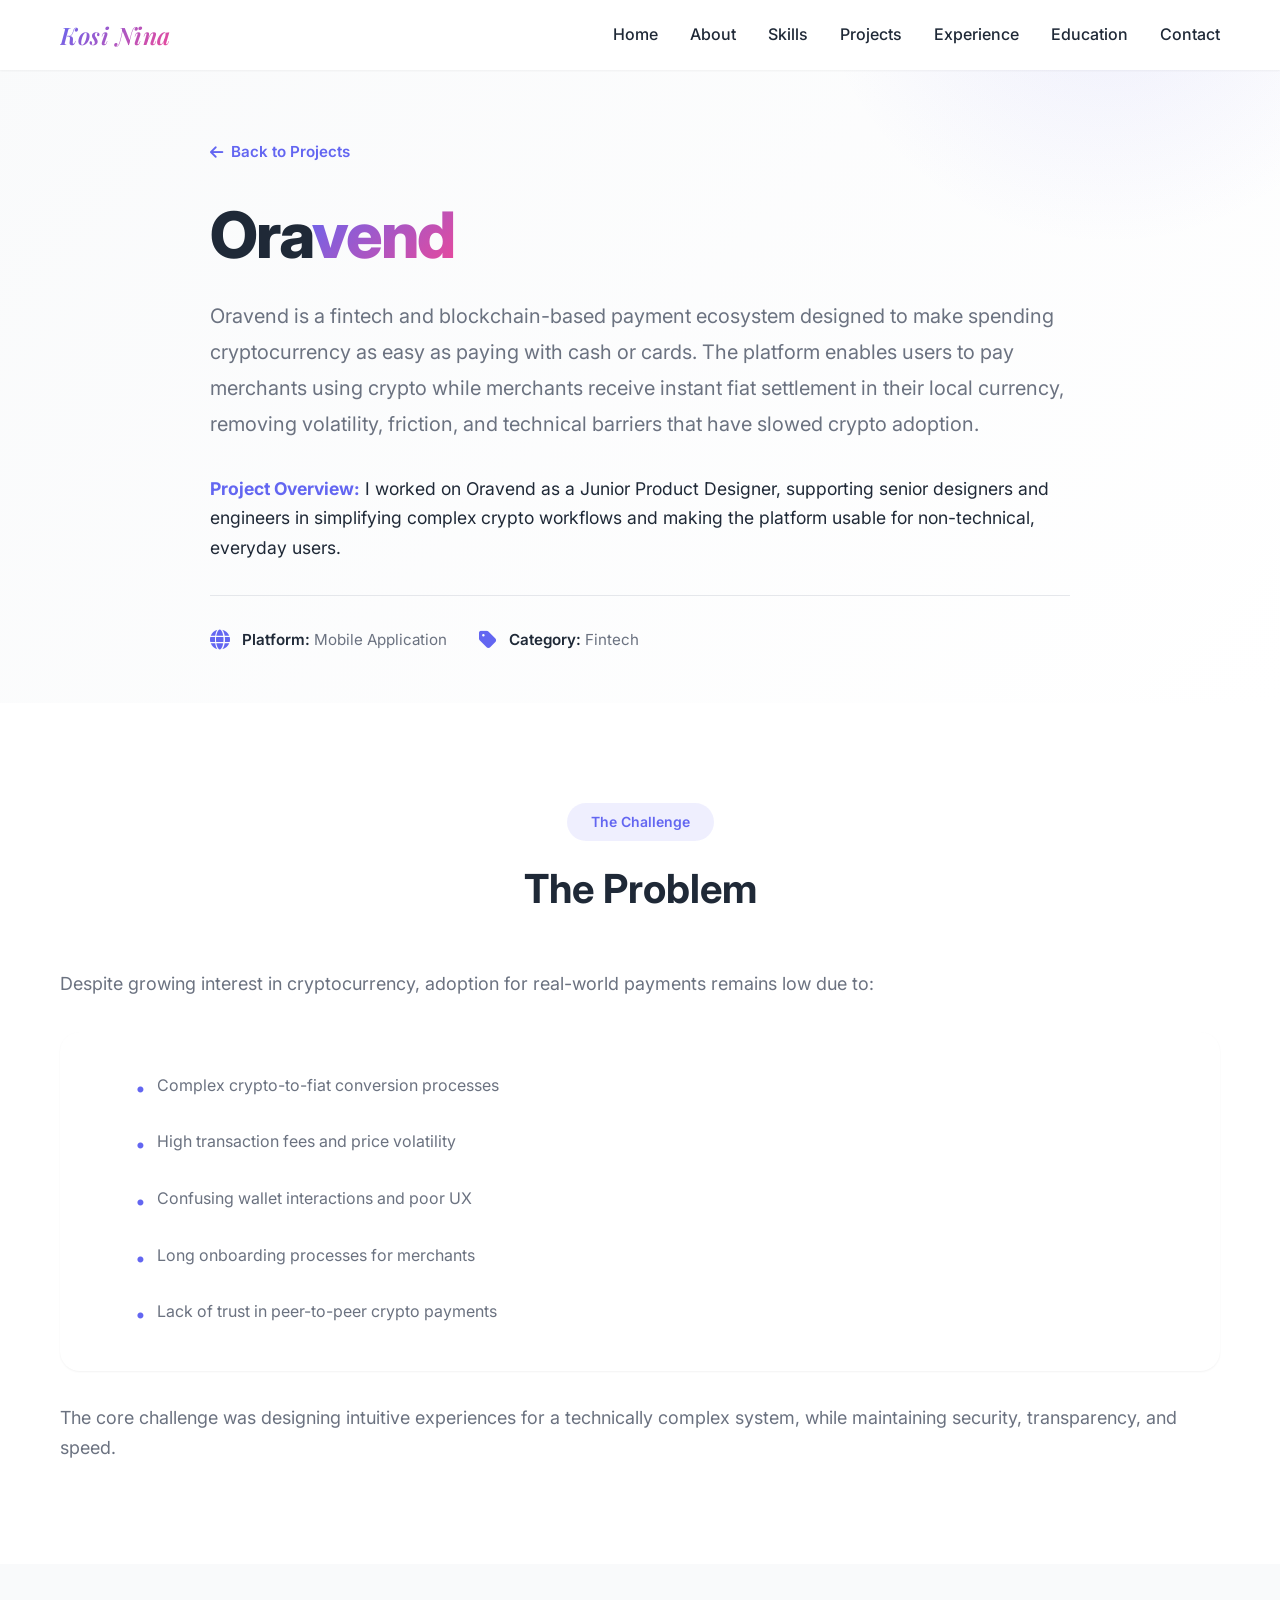
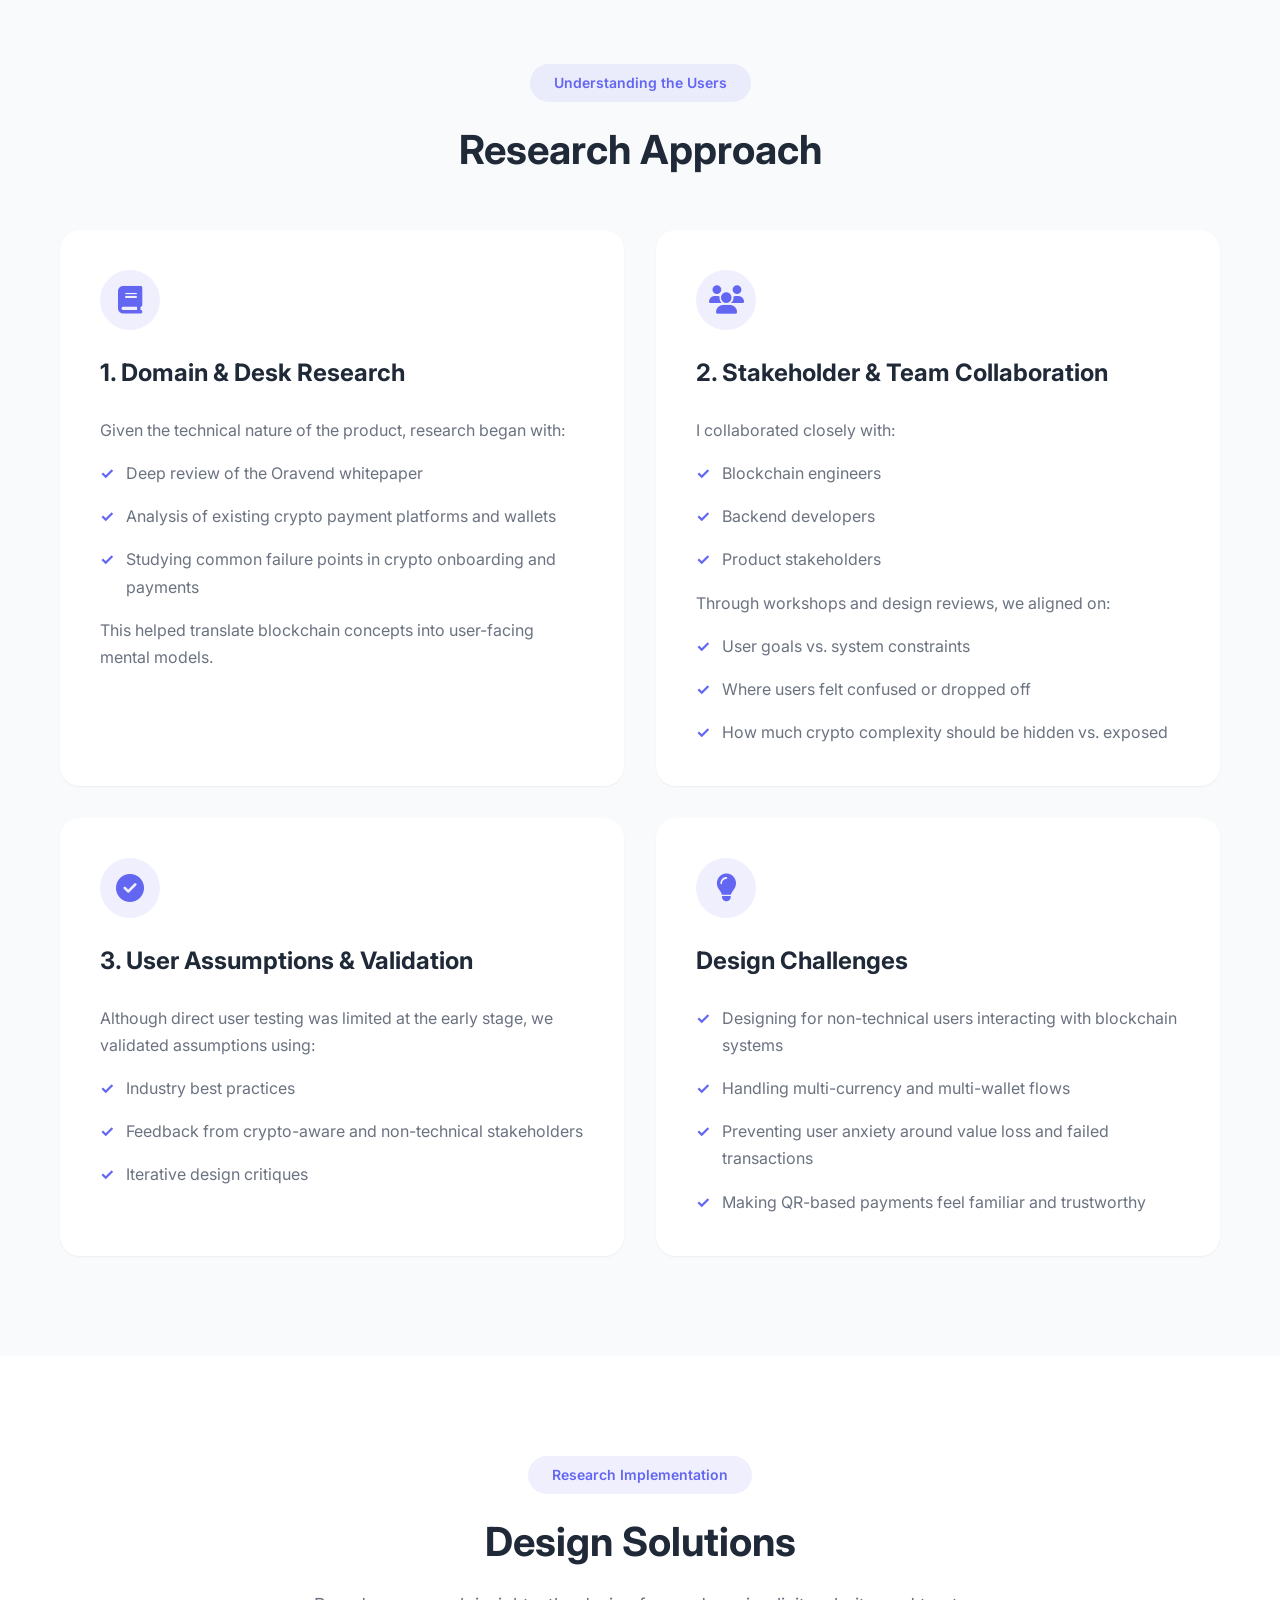
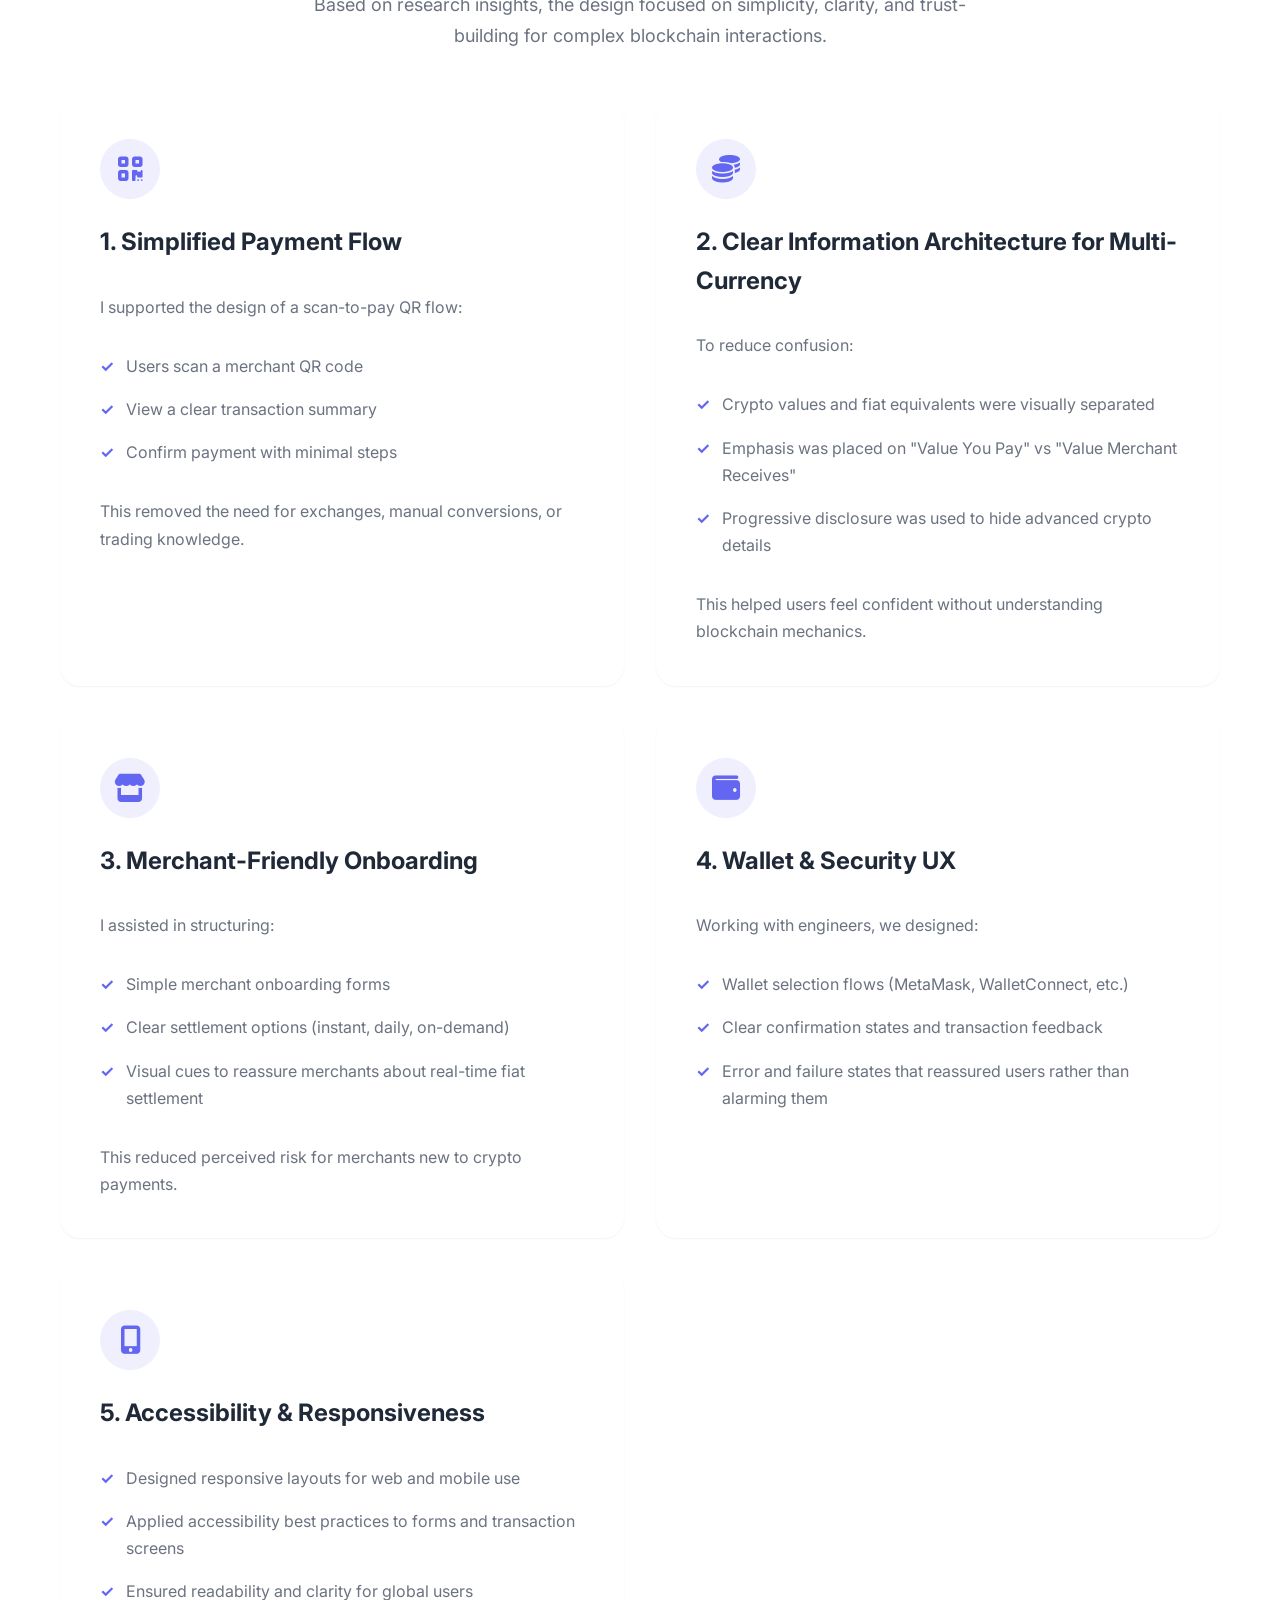
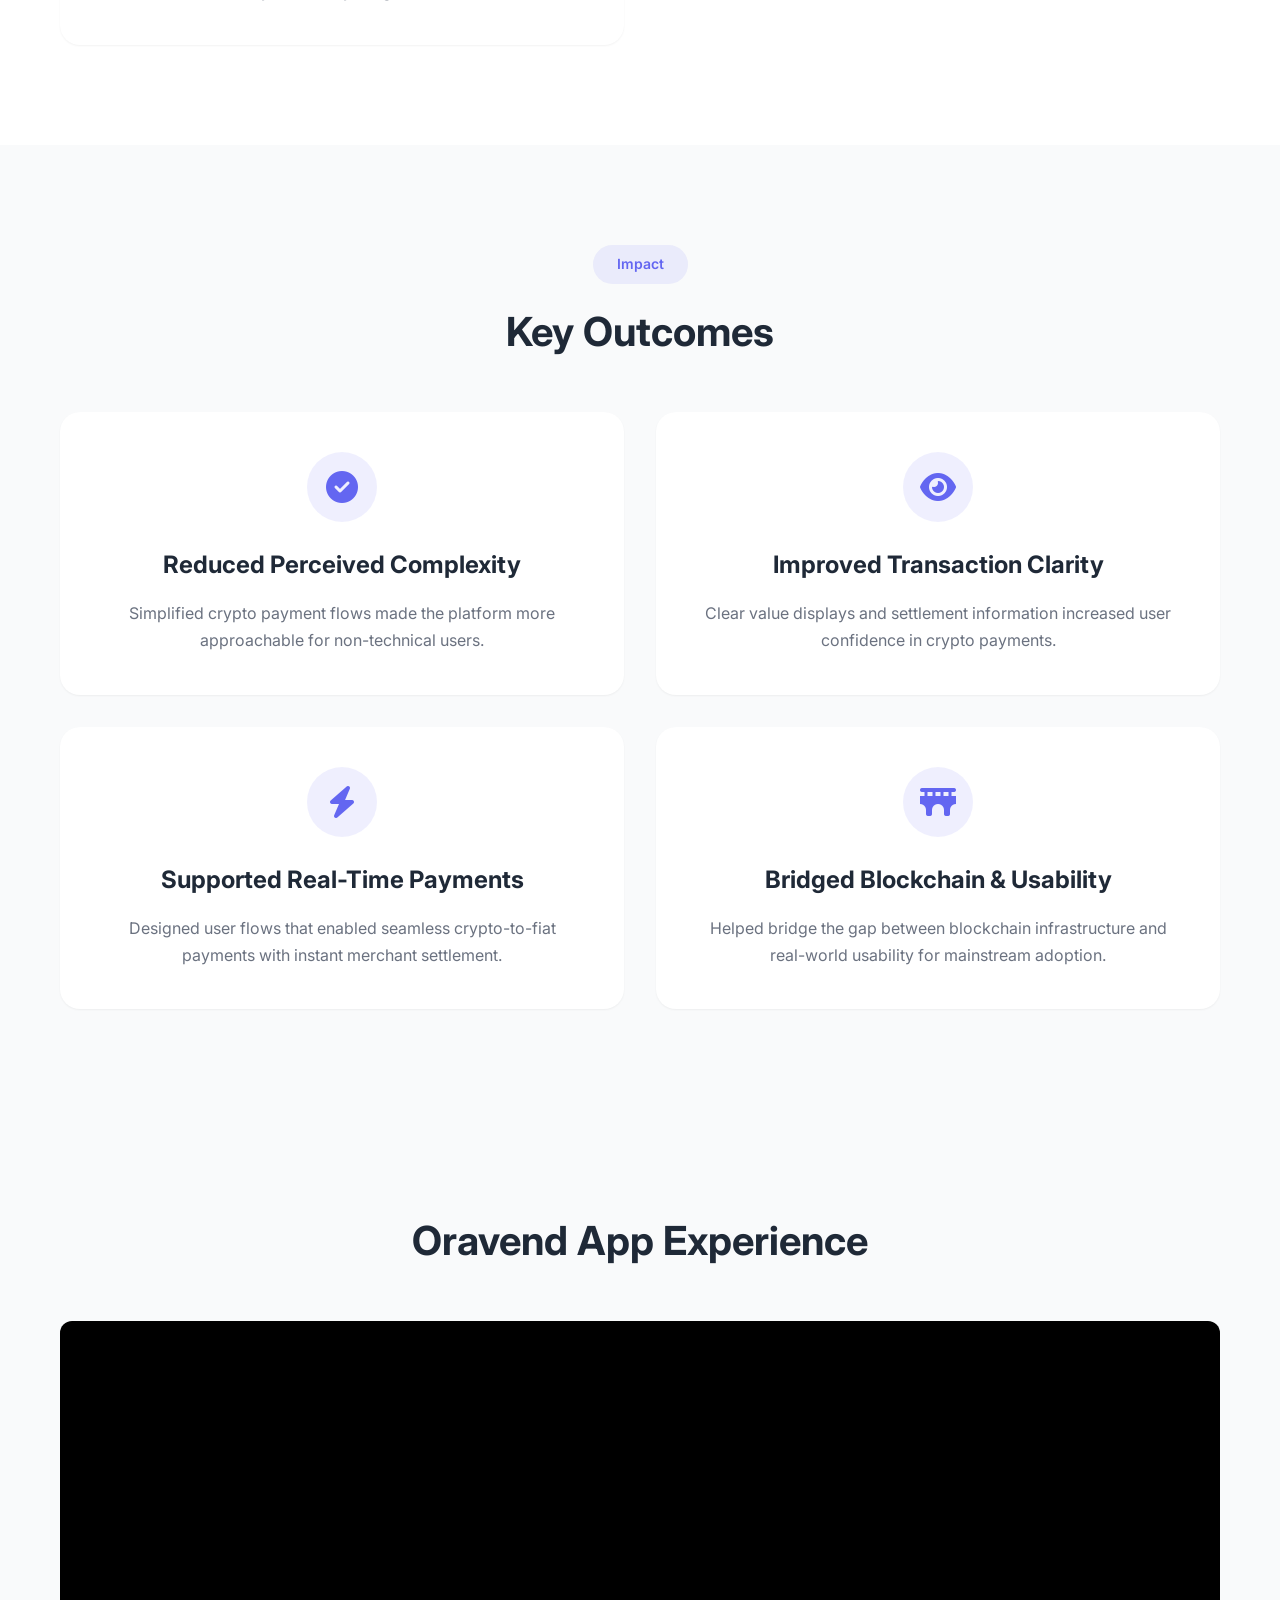
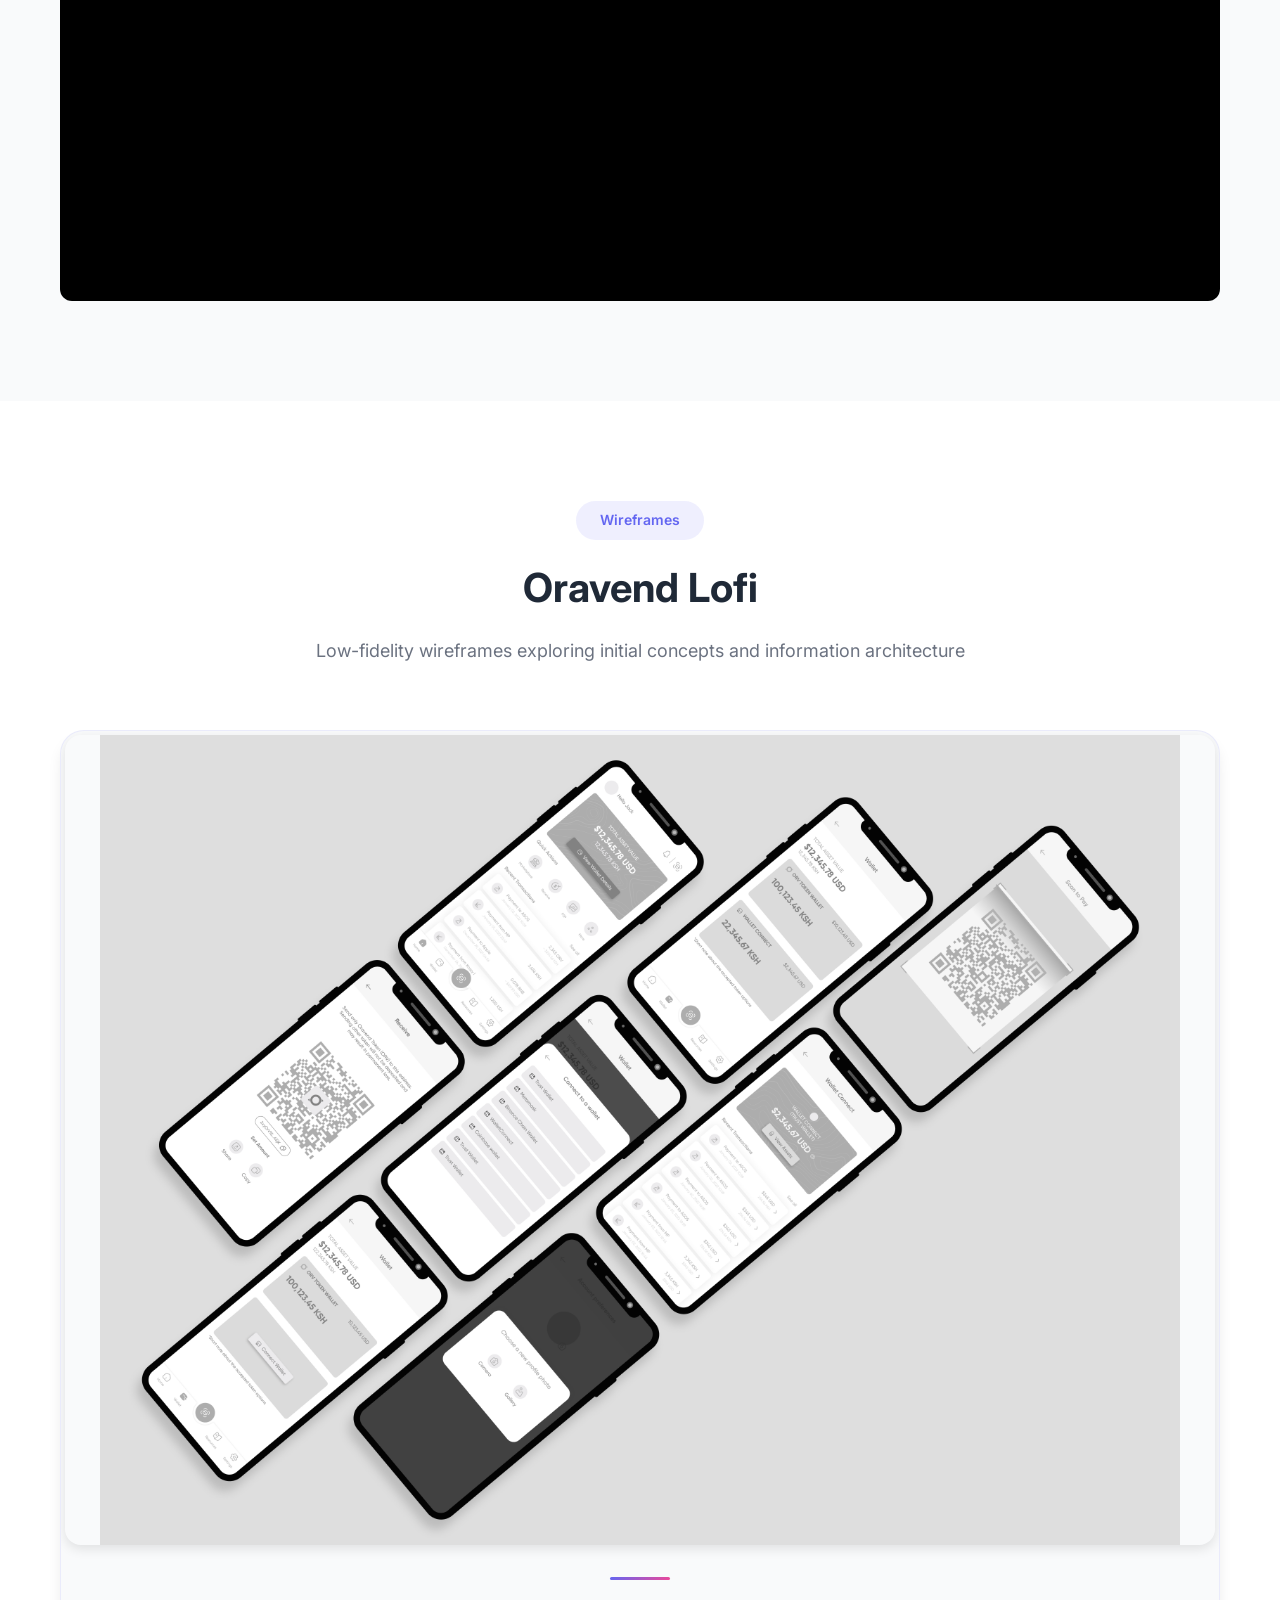
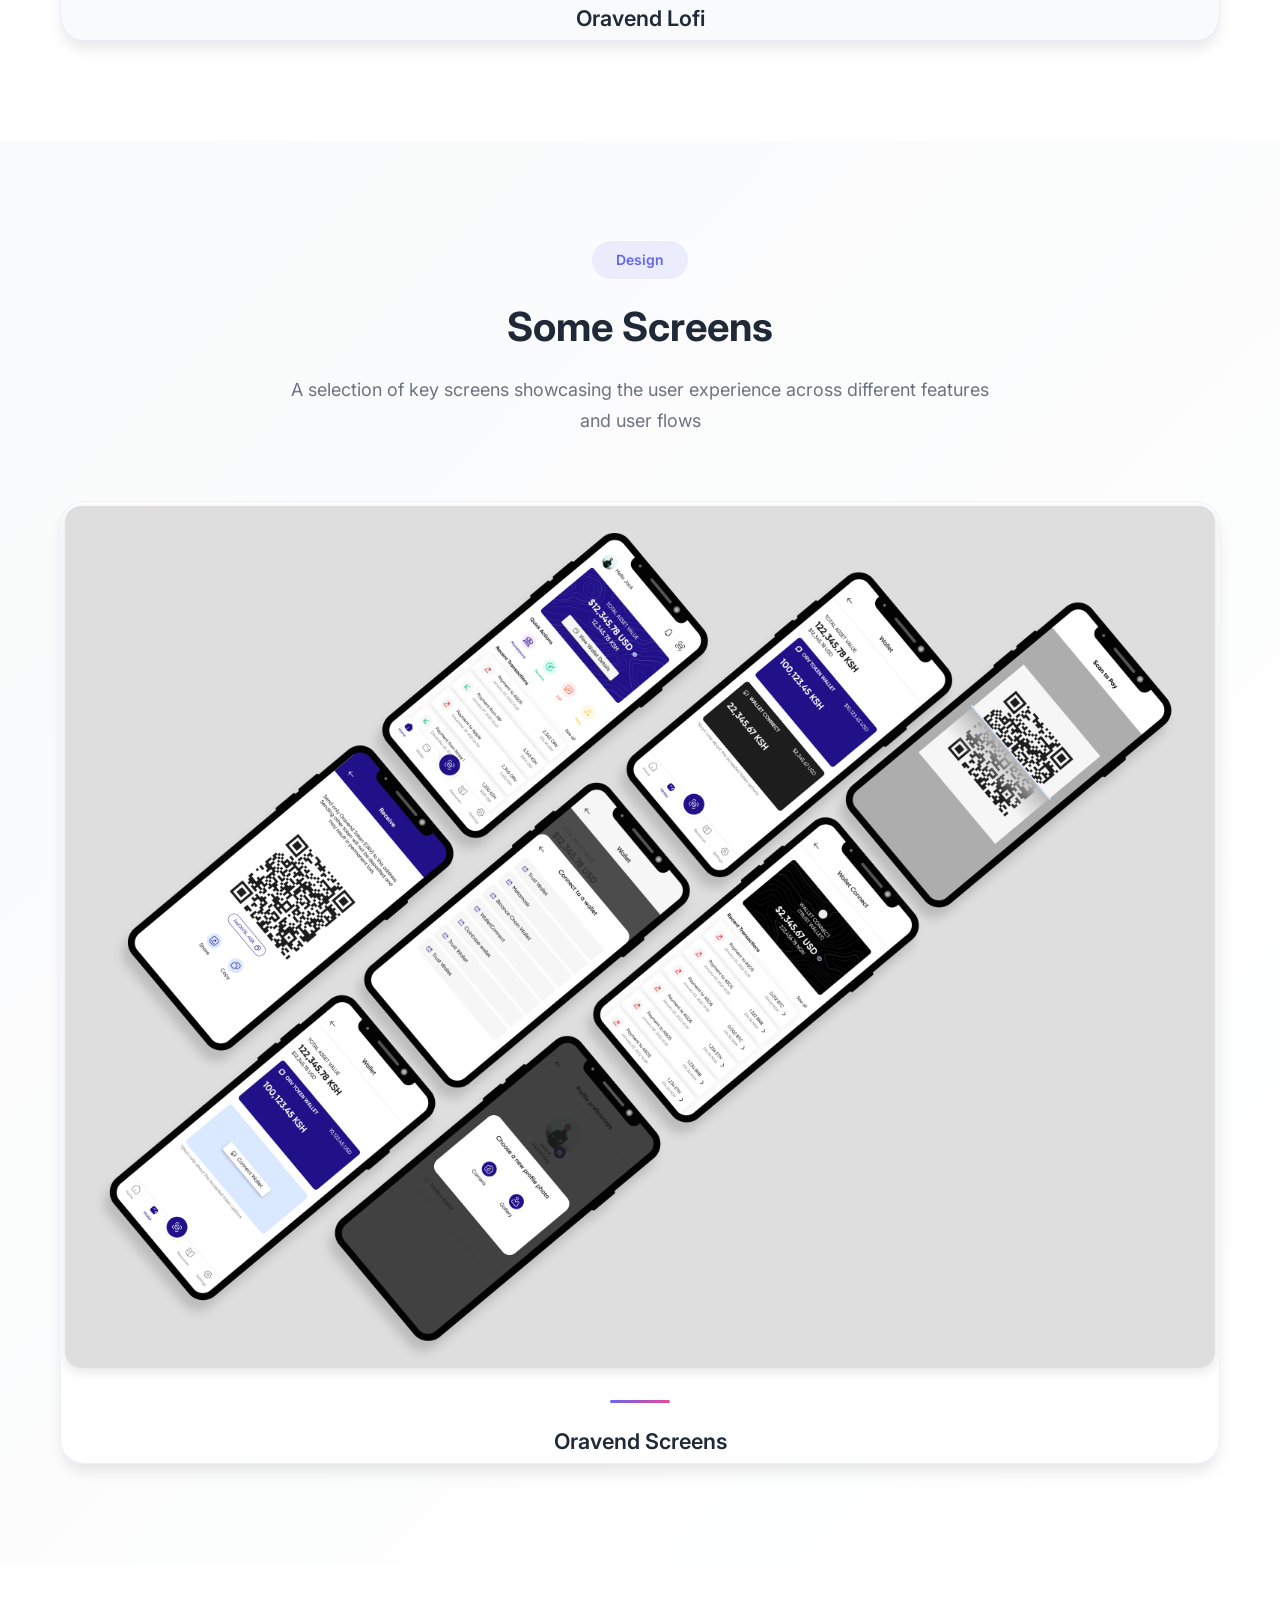
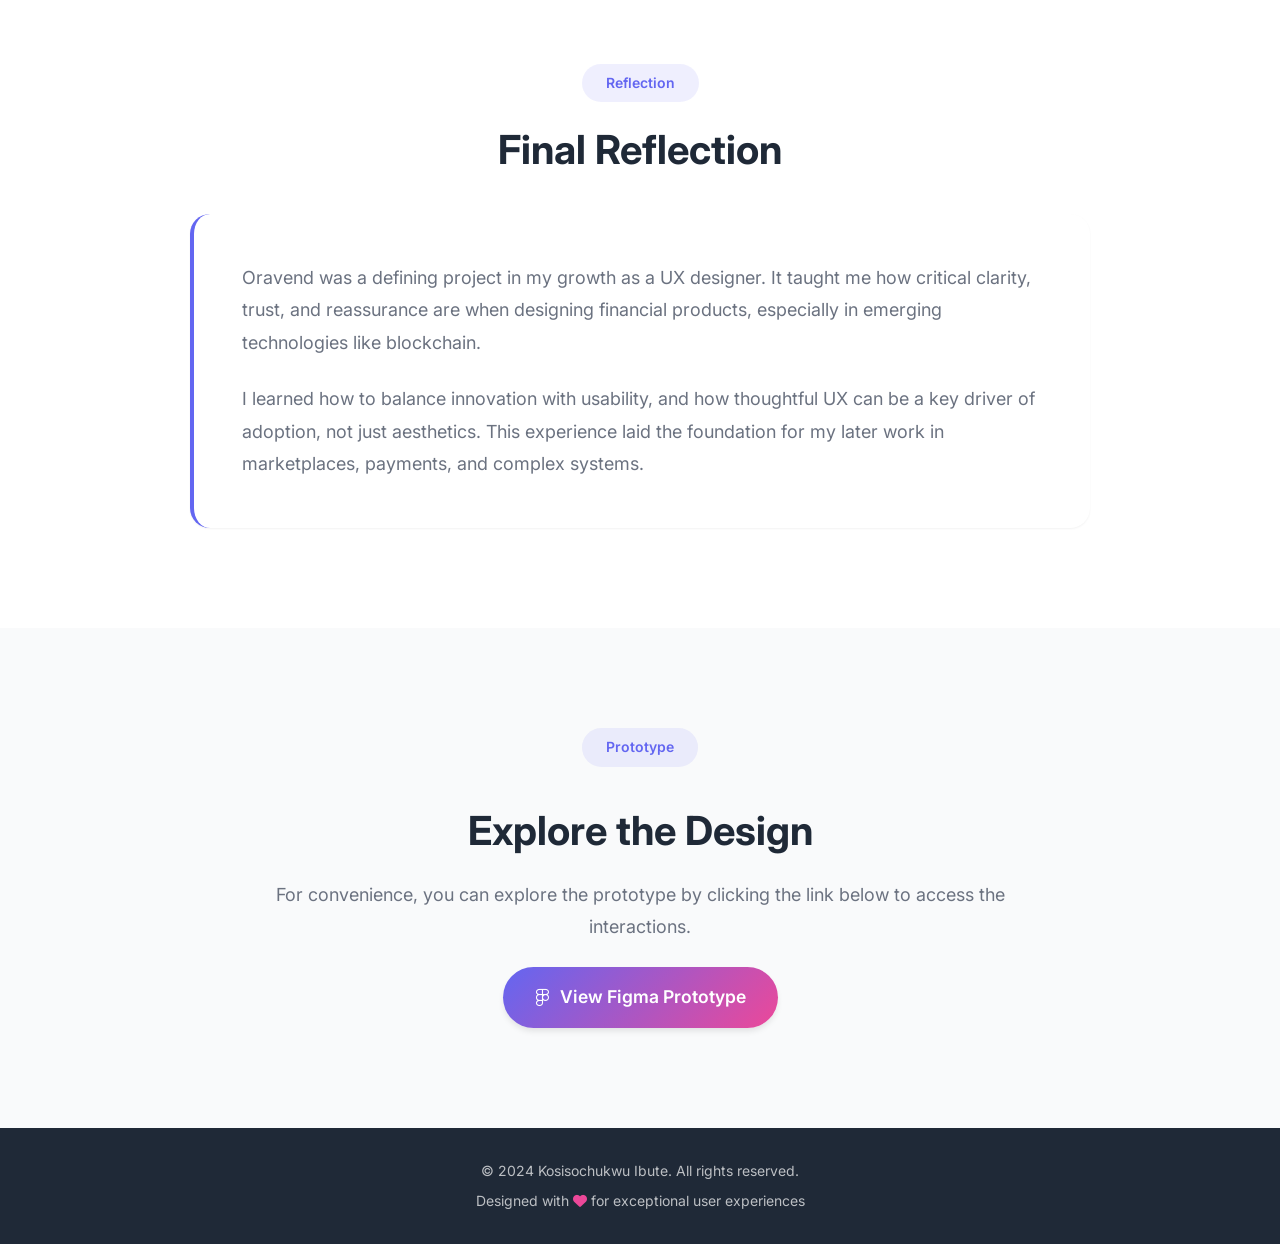
<file: oravend-case-study.html>
<!DOCTYPE html>
<html lang="en">
  <head>
    <meta charset="UTF-8" />
    <meta name="viewport" content="width=device-width, initial-scale=1.0" />
    <meta
      name="description"
      content="Oravend Case Study - A fintech and blockchain-based payment ecosystem designed to make spending cryptocurrency as easy as paying with cash or cards. UX design case study by Kosisochukwu Ibute."
    />
    <title>Oravend Case Study - Kosisochukwu Ibute</title>
    <link rel="stylesheet" href="styles.css" />
    <link rel="preconnect" href="https://fonts.googleapis.com" />
    <link rel="preconnect" href="https://fonts.gstatic.com" crossorigin />
    <link
      href="https://fonts.googleapis.com/css2?family=Inter:wght@300;400;500;600;700;800&family=Playfair+Display:wght@400;500;600;700&display=swap"
      rel="stylesheet"
    />
    <link
      rel="stylesheet"
      href="https://cdnjs.cloudflare.com/ajax/libs/font-awesome/6.4.0/css/all.min.css"
    />
    <style>
      /* Case Study Specific Styles - Same as Somagift */
      .case-study-hero {
        padding: 140px 20px 50px;
        background: linear-gradient(135deg, #f9fafb 0%, #ffffff 100%);
        position: relative;
        overflow: hidden;
      }

      .case-study-hero::before {
        content: "";
        position: absolute;
        top: -50%;
        right: -10%;
        width: 600px;
        height: 600px;
        background: radial-gradient(
          circle,
          rgba(99, 102, 241, 0.1) 0%,
          transparent 70%
        );
        border-radius: 50%;
        animation: float 20s ease-in-out infinite;
      }

      @keyframes float {
        0%,
        100% {
          transform: translate(0, 0) rotate(0deg);
        }
        50% {
          transform: translate(-30px, -30px) rotate(180deg);
        }
      }

      .case-study-hero .container {
        max-width: 900px;
        position: relative;
        z-index: 1;
      }

      .back-link {
        display: inline-flex;
        align-items: center;
        gap: 0.5rem;
        color: var(--primary-color);
        text-decoration: none;
        font-weight: 600;
        margin-bottom: 2rem;
        transition: var(--transition);
        font-size: 0.95rem;
      }

      .back-link:hover {
        color: var(--primary-dark);
        gap: 0.75rem;
      }

      .back-link i {
        transition: var(--transition);
      }

      .back-link:hover i {
        transform: translateX(-3px);
      }

      .case-study-logo {
        font-size: 4rem;
        font-weight: 800;
        color: var(--text-dark);
        margin-bottom: 1.5rem;
        letter-spacing: -2px;
        line-height: 1.2;
      }

      .case-study-logo .accent {
        background: var(--gradient-primary);
        -webkit-background-clip: text;
        -webkit-text-fill-color: transparent;
        background-clip: text;
      }

      .case-study-intro {
        font-size: 1.25rem;
        line-height: 1.8;
        color: var(--text-light);
        margin-bottom: 2rem;
      }

      .case-study-role {
        font-size: 1.1rem;
        color: var(--text-dark);
        margin-bottom: 1rem;
        line-height: 1.7;
      }

      .case-study-role strong {
        color: var(--primary-color);
      }

      .case-study-section {
        padding: 100px 0;
      }

      .case-study-section-alt {
        background: var(--bg-light);
      }

      .case-study-header {
        text-align: center;
        margin-bottom: 2rem;
      }

      .case-study-tag {
        display: inline-block;
        padding: 0.5rem 1.5rem;
        background: rgba(99, 102, 241, 0.1);
        color: var(--primary-color);
        border-radius: 50px;
        font-size: 0.875rem;
        font-weight: 600;
        margin-bottom: 1rem;
      }

      .case-study-title {
        font-size: 2.5rem;
        font-weight: 700;
        color: var(--text-dark);
        margin-bottom: 1rem;
      }

      .case-study-subtitle {
        font-size: 1.125rem;
        color: var(--text-light);
        max-width: 700px;
        margin: 0 auto;
        line-height: 1.7;
      }

      .problem-intro {
        margin-top: 3rem;
        max-width: 100%;
      }

      .problem-divider-vertical {
        width: 4px;
        min-height: 100%;
        background: var(--gradient-primary);
        border-radius: 2px;
        flex-shrink: 0;
      }

      .problem-card {
        background: var(--bg-white);
        padding: 2.5rem;
        border-radius: 20px;
        box-shadow: var(--shadow-sm);
        transition: var(--transition);
      }

      .problem-card:hover {
        transform: translateY(-5px);
        box-shadow: var(--shadow-lg);
      }

      .problem-list {
        list-style: none;
        padding: 0;
        display: flex;
        flex-direction: column;
        gap: 1.5rem;
        margin-top: 1.5rem;
      }

      .problem-item {
        color: var(--text-light);
        line-height: 1.7;
        display: flex;
        align-items: flex-start;
        gap: 0.75rem;
      }

      .problem-item::before {
        content: "•";
        color: var(--primary-color);
        font-weight: 700;
        font-size: 1.2rem;
        flex-shrink: 0;
        line-height: 1.7;
      }

      .research-grid {
        display: grid;
        grid-template-columns: repeat(2, 1fr);
        gap: 2rem;
        margin-top: 3rem;
      }

      .research-card {
        background: var(--bg-white);
        padding: 2.5rem;
        border-radius: 20px;
        box-shadow: var(--shadow-sm);
        transition: var(--transition);
      }

      .research-card:hover {
        transform: translateY(-5px);
        box-shadow: var(--shadow-lg);
      }

      .research-icon {
        width: 60px;
        height: 60px;
        border-radius: 50%;
        background: rgba(99, 102, 241, 0.1);
        display: flex;
        align-items: center;
        justify-content: center;
        color: var(--primary-color);
        font-size: 1.75rem;
        margin-bottom: 1.5rem;
      }

      .research-title {
        font-size: 1.5rem;
        font-weight: 700;
        margin-bottom: 1.5rem;
        color: var(--text-dark);
      }

      .research-list {
        list-style: none;
        padding: 0;
        display: flex;
        flex-direction: column;
        gap: 1rem;
      }

      .research-item {
        color: var(--text-light);
        line-height: 1.7;
        display: flex;
        align-items: flex-start;
        gap: 0.75rem;
      }

      .research-item::before {
        content: "✓";
        color: var(--primary-color);
        font-weight: 700;
        flex-shrink: 0;
        line-height: 1.7;
      }

      .solutions-grid {
        display: grid;
        grid-template-columns: repeat(2, 1fr);
        gap: 2rem;
        margin-top: 3rem;
      }

      .solution-card {
        background: var(--bg-white);
        padding: 2.5rem;
        border-radius: 20px;
        box-shadow: var(--shadow-sm);
        transition: var(--transition);
        display: flex;
        flex-direction: column;
        gap: 1rem;
      }

      .solution-card:hover {
        transform: translateY(-5px);
        box-shadow: var(--shadow-lg);
      }

      .solution-icon {
        width: 60px;
        height: 60px;
        border-radius: 50%;
        background: rgba(99, 102, 241, 0.1);
        display: flex;
        align-items: center;
        justify-content: center;
        color: var(--primary-color);
        font-size: 1.75rem;
        margin-bottom: 0.5rem;
      }

      .solution-title {
        font-size: 1.5rem;
        font-weight: 700;
        margin-bottom: 1rem;
        color: var(--text-dark);
      }

      .solution-description {
        color: var(--text-light);
        line-height: 1.7;
      }

      .outcomes-grid {
        display: grid;
        grid-template-columns: repeat(2, 1fr);
        gap: 2rem;
        margin-top: 3rem;
      }

      .outcome-card {
        background: var(--bg-white);
        padding: 2.5rem;
        border-radius: 20px;
        box-shadow: var(--shadow-sm);
        transition: var(--transition);
        text-align: center;
      }

      .outcome-card:hover {
        transform: translateY(-5px);
        box-shadow: var(--shadow-lg);
      }

      .outcome-icon {
        width: 70px;
        height: 70px;
        border-radius: 50%;
        background: rgba(99, 102, 241, 0.1);
        display: flex;
        align-items: center;
        justify-content: center;
        color: var(--primary-color);
        font-size: 2rem;
        margin: 0 auto 1.5rem;
      }

      .outcome-title {
        font-size: 1.5rem;
        font-weight: 700;
        margin-bottom: 1rem;
        color: var(--text-dark);
      }

      .outcome-description {
        color: var(--text-light);
        line-height: 1.7;
      }

      .project-meta {
        display: flex;
        flex-wrap: wrap;
        gap: 2rem;
        margin-top: 2rem;
        padding-top: 2rem;
        border-top: 1px solid var(--border-color);
      }

      .meta-item {
        display: flex;
        align-items: center;
        gap: 0.75rem;
      }

      .meta-item i {
        color: var(--primary-color);
        font-size: 1.25rem;
      }

      .meta-item span {
        color: var(--text-light);
        font-size: 0.95rem;
      }

      .meta-item strong {
        color: var(--text-dark);
        font-weight: 600;
      }

      .final-reflection {
        background: var(--bg-white);
        padding: 3rem;
        border-radius: 20px;
        box-shadow: var(--shadow-sm);
        border-left: 4px solid var(--primary-color);
        max-width: 900px;
        margin: 0 auto;
      }

      .final-reflection p {
        font-size: 1.125rem;
        line-height: 1.8;
        color: var(--text-light);
      }

      /* Prototype Section */
      .prototype-section {
        background: var(--bg-light);
        padding: 100px 0;
        text-align: center;
      }

      .prototype-content {
        max-width: 800px;
        margin: 0 auto;
      }

      .prototype-text {
        font-size: 1.125rem;
        line-height: 1.8;
        color: var(--text-light);
        margin-bottom: 1.5rem;
      }

      .prototype-link {
        display: inline-flex;
        align-items: center;
        gap: 0.75rem;
        padding: 1rem 2rem;
        background: var(--gradient-primary);
        color: white;
        text-decoration: none;
        border-radius: 50px;
        font-weight: 600;
        font-size: 1.1rem;
        transition: var(--transition);
        box-shadow: var(--shadow-md);
      }

      .prototype-link:hover {
        transform: translateY(-2px);
        box-shadow: var(--shadow-lg);
      }

      /* Screens Gallery Section */
      .screens-gallery-section {
        padding: 100px 0;
        background: linear-gradient(135deg, #f9fafb 0%, #ffffff 100%);
        position: relative;
        overflow: hidden;
      }

      .screens-gallery-section::before {
        content: "";
        position: absolute;
        top: -50%;
        right: -10%;
        width: 600px;
        height: 600px;
        background: radial-gradient(
          circle,
          rgba(99, 102, 241, 0.05) 0%,
          transparent 70%
        );
        border-radius: 50%;
        animation: float 20s ease-in-out infinite;
      }

      .screens-gallery {
        display: grid;
        grid-template-columns: 1fr;
        gap: 3rem;
        margin-top: 4rem;
        position: relative;
        z-index: 1;
      }

      .screens-gallery-item {
        background: var(--bg-white);
        padding: 2rem;
        border-radius: 24px;
        box-shadow: var(--shadow-lg);
        transition: var(--transition);
        overflow: hidden;
        position: relative;
        border: 1px solid rgba(99, 102, 241, 0.1);
      }

      .screens-gallery-item::before {
        content: "";
        position: absolute;
        top: 0;
        left: 0;
        right: 0;
        height: 4px;
        background: var(--gradient-primary);
        transform: scaleX(0);
        transition: var(--transition);
      }

      .screens-gallery-item:hover {
        transform: translateY(-10px);
        box-shadow: var(--shadow-xl);
        border-color: rgba(99, 102, 241, 0.3);
      }

      .screens-gallery-item:hover::before {
        transform: scaleX(1);
      }

      .screens-gallery-item img {
        width: 100%;
        height: auto;
        max-width: 100%;
        display: block;
        border-radius: 16px;
        transition: var(--transition);
        box-shadow: 0 4px 12px rgba(0, 0, 0, 0.1);
        object-fit: contain;
      }

      .screens-gallery-item:hover img {
        transform: scale(1.03);
        box-shadow: 0 8px 24px rgba(0, 0, 0, 0.15);
      }

      .screens-gallery-title {
        font-size: 1.35rem;
        font-weight: 600;
        color: var(--text-dark);
        margin-top: 2rem;
        text-align: center;
        position: relative;
        padding-top: 1.5rem;
      }

      .screens-gallery-title::before {
        content: "";
        position: absolute;
        top: 0;
        left: 50%;
        transform: translateX(-50%);
        width: 60px;
        height: 3px;
        background: var(--gradient-primary);
        border-radius: 2px;
      }

      @media (max-width: 968px) {
        .screens-gallery {
          grid-template-columns: 1fr;
        }
      }

      /* Lofi Section */
      .lofi-section {
        padding: 100px 0;
        background: var(--bg-white);
        position: relative;
        overflow: hidden;
      }

      .lofi-section::before {
        content: "";
        position: absolute;
        top: -50%;
        left: -10%;
        width: 600px;
        height: 600px;
        background: radial-gradient(
          circle,
          rgba(99, 102, 241, 0.05) 0%,
          transparent 70%
        );
        border-radius: 50%;
        animation: float 20s ease-in-out infinite;
      }

      .lofi-gallery {
        display: grid;
        grid-template-columns: 1fr;
        gap: 3rem;
        margin-top: 4rem;
        position: relative;
        z-index: 1;
      }

      .lofi-item {
        background: var(--bg-light);
        padding: 2rem;
        border-radius: 24px;
        box-shadow: var(--shadow-lg);
        transition: var(--transition);
        overflow: hidden;
        position: relative;
        border: 1px solid rgba(99, 102, 241, 0.1);
      }

      .lofi-item::before {
        content: "";
        position: absolute;
        top: 0;
        left: 0;
        right: 0;
        height: 4px;
        background: var(--gradient-primary);
        transform: scaleX(0);
        transition: var(--transition);
      }

      .lofi-item:hover {
        transform: translateY(-10px);
        box-shadow: var(--shadow-xl);
        border-color: rgba(99, 102, 241, 0.3);
      }

      .lofi-item:hover::before {
        transform: scaleX(1);
      }

      .lofi-item img {
        width: 100%;
        height: auto;
        max-width: 100%;
        display: block;
        border-radius: 16px;
        transition: var(--transition);
        box-shadow: 0 4px 12px rgba(0, 0, 0, 0.1);
        object-fit: contain;
      }

      .lofi-item:hover img {
        transform: scale(1.03);
        box-shadow: 0 8px 24px rgba(0, 0, 0, 0.15);
      }

      .lofi-title {
        font-size: 1.35rem;
        font-weight: 600;
        color: var(--text-dark);
        margin-top: 2rem;
        text-align: center;
        position: relative;
        padding-top: 1.5rem;
      }

      .lofi-title::before {
        content: "";
        position: absolute;
        top: 0;
        left: 50%;
        transform: translateX(-50%);
        width: 60px;
        height: 3px;
        background: var(--gradient-primary);
        border-radius: 2px;
      }

      /* Videos Section */
      .videos-section {
        padding: 100px 0;
        background: var(--bg-light);
        min-height: auto;
      }

      .video-container {
        max-width: 1200px;
        margin: 3rem auto 0;
      }

      .video-item {
        margin-bottom: 3rem;
      }

      .video-item:last-child {
        margin-bottom: 0;
      }

      .video-title {
        font-size: 1.5rem;
        font-weight: 700;
        color: var(--text-dark);
        margin-bottom: 1.5rem;
        text-align: center;
      }

      .video-player-wrapper {
        position: relative;
        width: 100%;
        max-width: 100%;
        max-height: 90vh;
        display: flex;
        align-items: center;
        justify-content: center;
        border-radius: 12px;
        background: #000;
        overflow: visible;
        margin: 0 auto;
      }

      .video-player-wrapper video {
        width: 100%;
        height: auto;
        max-height: 90vh;
        display: block;
        border-radius: 12px;
        object-fit: contain;
      }

      @media (max-width: 768px) {
        .videos-section {
          padding: 0 !important;
          margin: 0 !important;
          overflow: visible !important;
          height: auto !important;
        }

        .videos-section .container {
          padding: 0 !important;
          margin: 0 !important;
          max-width: 100% !important;
          width: 100% !important;
          overflow: visible !important;
        }

        .videos-section .case-study-header {
          padding: 1rem 1rem 0.5rem;
          margin: 0;
        }

        .video-container {
          margin: 0 !important;
          padding: 0 !important;
          max-width: 100% !important;
          width: 100% !important;
          overflow: visible !important;
          height: auto !important;
        }

        .video-item {
          margin: 0 !important;
          padding: 0 !important;
          width: 100% !important;
          overflow: visible !important;
          height: auto !important;
        }

        .video-player-wrapper {
          width: 100vw !important;
          height: auto !important;
          max-width: 100vw !important;
          max-height: none !important;
          min-height: auto !important;
          border-radius: 0;
          margin: 0 !important;
          padding: 0 !important;
          position: relative;
          left: 50%;
          transform: translateX(-50%);
          background: #000;
          display: flex !important;
          align-items: center;
          justify-content: center;
          overflow: visible !important;
        }

        .video-player-wrapper video {
          width: auto !important;
          height: auto !important;
          max-width: 100vw !important;
          max-height: 100vh !important;
          min-width: 0 !important;
          min-height: 0 !important;
          object-fit: contain !important;
          object-position: center !important;
          border-radius: 0;
          display: block;
          margin: 0;
          padding: 0;
        }
      }

      /* Progress Indicator */
      .progress-indicator {
        position: fixed;
        top: 0;
        left: 0;
        width: 0%;
        height: 3px;
        background: var(--gradient-primary);
        z-index: 1001;
        transition: width 0.1s ease-out;
        box-shadow: 0 2px 4px rgba(99, 102, 241, 0.3);
      }

      /* Scroll-triggered Animations */
      .animate-on-scroll {
        opacity: 0;
        transform: translateY(30px);
        transition: opacity 0.6s ease-out, transform 0.6s ease-out;
      }

      .animate-on-scroll.animated {
        opacity: 1;
        transform: translateY(0);
      }

      .animate-on-scroll-delay-1 {
        transition-delay: 0.1s;
      }

      .animate-on-scroll-delay-2 {
        transition-delay: 0.2s;
      }

      .animate-on-scroll-delay-3 {
        transition-delay: 0.3s;
      }

      .animate-fade-in {
        opacity: 0;
        transition: opacity 0.8s ease-out;
      }

      .animate-fade-in.animated {
        opacity: 1;
      }

      .animate-scale-in {
        opacity: 0;
        transform: scale(0.95);
        transition: opacity 0.6s ease-out, transform 0.6s ease-out;
      }

      .animate-scale-in.animated {
        opacity: 1;
        transform: scale(1);
      }

      @media (max-width: 968px) {
        .problem-grid,
        .research-grid,
        .solutions-grid,
        .outcomes-grid {
          grid-template-columns: 1fr;
        }

        .case-study-title {
          font-size: 2rem;
        }

        .case-study-logo {
          font-size: 2.5rem;
        }
      }

      @media (max-width: 768px) {
        .case-study-hero {
          padding: 120px 20px 60px;
        }

        .case-study-section {
          padding: 80px 0;
        }

        .case-study-logo {
          font-size: 2rem;
        }
      }
    </style>
  </head>
  <body>
    <!-- Progress Indicator -->
    <div class="progress-indicator" id="progress-indicator"></div>
    <!-- Navigation -->
    <nav class="navbar" id="navbar">
      <div class="nav-container">
        <div class="nav-logo">
          <a href="index.html#home">Kosi Nina</a>
        </div>
        <ul class="nav-menu" id="nav-menu">
          <li><a href="index.html#home" class="nav-link">Home</a></li>
          <li><a href="index.html#about" class="nav-link">About</a></li>
          <li><a href="index.html#skills" class="nav-link">Skills</a></li>
          <li><a href="index.html#projects" class="nav-link">Projects</a></li>
          <li>
            <a href="index.html#experience" class="nav-link">Experience</a>
          </li>
          <li><a href="index.html#education" class="nav-link">Education</a></li>
          <li><a href="index.html#contact" class="nav-link">Contact</a></li>
        </ul>
        <div class="nav-toggle" id="nav-toggle">
          <span></span>
          <span></span>
          <span></span>
        </div>
      </div>
    </nav>

    <!-- Case Study Hero -->
    <section class="case-study-hero">
      <div class="container">
        <a href="index.html#projects" class="back-link">
          <i class="fas fa-arrow-left"></i>
          Back to Projects
        </a>
        <h1 class="case-study-logo">Ora<span class="accent">vend</span></h1>
        <p class="case-study-intro">
          Oravend is a fintech and blockchain-based payment ecosystem designed
          to make spending cryptocurrency as easy as paying with cash or cards.
          The platform enables users to pay merchants using crypto while
          merchants receive instant fiat settlement in their local currency,
          removing volatility, friction, and technical barriers that have slowed
          crypto adoption.
        </p>
        <p class="case-study-role">
          <strong>Project Overview:</strong> I worked on Oravend as a Junior
          Product Designer, supporting senior designers and engineers in
          simplifying complex crypto workflows and making the platform usable
          for non-technical, everyday users.
        </p>
        <div class="project-meta">
          <div class="meta-item">
            <i class="fas fa-globe"></i>
            <span><strong>Platform:</strong> Mobile Application</span>
          </div>
          <div class="meta-item">
            <i class="fas fa-tag"></i>
            <span><strong>Category:</strong> Fintech</span>
          </div>
        </div>
      </div>
    </section>

    <!-- The Challenge Section -->
    <section class="case-study-section">
      <div class="container">
        <div class="case-study-header">
          <span class="case-study-tag">The Challenge</span>
          <h2 class="case-study-title">The Problem</h2>
        </div>
        <div class="problem-intro">
          <p
            class="case-study-subtitle"
            style="text-align: left; margin: 0; max-width: 100%"
          >
            Despite growing interest in cryptocurrency, adoption for real-world
            payments remains low due to:
          </p>
        </div>
        <div
          class="problem-card"
          style="
            margin-top: 2rem;
            display: flex;
            gap: 2rem;
            align-items: flex-start;
          "
        >
          <div class="problem-divider-vertical"></div>
          <ul class="problem-list" style="flex: 1; margin-top: 0">
            <li class="problem-item">
              Complex crypto-to-fiat conversion processes
            </li>
            <li class="problem-item">
              High transaction fees and price volatility
            </li>
            <li class="problem-item">
              Confusing wallet interactions and poor UX
            </li>
            <li class="problem-item">
              Long onboarding processes for merchants
            </li>
            <li class="problem-item">
              Lack of trust in peer-to-peer crypto payments
            </li>
          </ul>
        </div>
        <p
          class="case-study-subtitle"
          style="text-align: left; margin-top: 2rem; max-width: 100%"
        >
          The core challenge was designing intuitive experiences for a
          technically complex system, while maintaining security, transparency,
          and speed.
        </p>
      </div>
    </section>

    <!-- Understanding the Users Section -->
    <section class="case-study-section case-study-section-alt">
      <div class="container">
        <div class="case-study-header animate-on-scroll">
          <span class="case-study-tag">Understanding the Users</span>
          <h2 class="case-study-title">Research Approach</h2>
        </div>
        <div class="research-grid">
          <div
            class="research-card animate-on-scroll animate-on-scroll-delay-1"
          >
            <div class="research-icon">
              <i class="fas fa-book"></i>
            </div>
            <h3 class="research-title">1. Domain & Desk Research</h3>
            <p class="solution-description" style="margin-bottom: 1rem">
              Given the technical nature of the product, research began with:
            </p>
            <ul class="research-list">
              <li class="research-item">
                Deep review of the Oravend whitepaper
              </li>
              <li class="research-item">
                Analysis of existing crypto payment platforms and wallets
              </li>
              <li class="research-item">
                Studying common failure points in crypto onboarding and payments
              </li>
            </ul>
            <p class="solution-description" style="margin-top: 1rem">
              This helped translate blockchain concepts into user-facing mental
              models.
            </p>
          </div>
          <div class="research-card">
            <div class="research-icon">
              <i class="fas fa-users"></i>
            </div>
            <h3 class="research-title">2. Stakeholder & Team Collaboration</h3>
            <p class="solution-description" style="margin-bottom: 1rem">
              I collaborated closely with:
            </p>
            <ul class="research-list">
              <li class="research-item">Blockchain engineers</li>
              <li class="research-item">Backend developers</li>
              <li class="research-item">Product stakeholders</li>
            </ul>
            <p
              class="solution-description"
              style="margin-top: 1rem; margin-bottom: 1rem"
            >
              Through workshops and design reviews, we aligned on:
            </p>
            <ul class="research-list">
              <li class="research-item">User goals vs. system constraints</li>
              <li class="research-item">
                Where users felt confused or dropped off
              </li>
              <li class="research-item">
                How much crypto complexity should be hidden vs. exposed
              </li>
            </ul>
          </div>
          <div class="research-card">
            <div class="research-icon">
              <i class="fas fa-check-circle"></i>
            </div>
            <h3 class="research-title">3. User Assumptions & Validation</h3>
            <p class="solution-description" style="margin-bottom: 1rem">
              Although direct user testing was limited at the early stage, we
              validated assumptions using:
            </p>
            <ul class="research-list">
              <li class="research-item">Industry best practices</li>
              <li class="research-item">
                Feedback from crypto-aware and non-technical stakeholders
              </li>
              <li class="research-item">Iterative design critiques</li>
            </ul>
          </div>
          <div class="research-card">
            <div class="research-icon">
              <i class="fas fa-lightbulb"></i>
            </div>
            <h3 class="research-title">Design Challenges</h3>
            <ul class="research-list">
              <li class="research-item">
                Designing for non-technical users interacting with blockchain
                systems
              </li>
              <li class="research-item">
                Handling multi-currency and multi-wallet flows
              </li>
              <li class="research-item">
                Preventing user anxiety around value loss and failed
                transactions
              </li>
              <li class="research-item">
                Making QR-based payments feel familiar and trustworthy
              </li>
            </ul>
          </div>
        </div>
      </div>
    </section>

    <!-- Design Solutions Section -->
    <section class="case-study-section">
      <div class="container">
        <div class="case-study-header animate-on-scroll">
          <span class="case-study-tag">Research Implementation</span>
          <h2 class="case-study-title">Design Solutions</h2>
          <p class="case-study-subtitle">
            Based on research insights, the design focused on simplicity,
            clarity, and trust-building for complex blockchain interactions.
          </p>
        </div>
        <div class="solutions-grid">
          <div class="solution-card animate-on-scroll">
            <div class="solution-icon">
              <i class="fas fa-qrcode"></i>
            </div>
            <h3 class="solution-title">1. Simplified Payment Flow</h3>
            <p class="solution-description">
              I supported the design of a scan-to-pay QR flow:
            </p>
            <ul class="research-list" style="margin-top: 1rem">
              <li class="research-item">Users scan a merchant QR code</li>
              <li class="research-item">View a clear transaction summary</li>
              <li class="research-item">Confirm payment with minimal steps</li>
            </ul>
            <p class="solution-description" style="margin-top: 1rem">
              This removed the need for exchanges, manual conversions, or
              trading knowledge.
            </p>
          </div>
          <div class="solution-card">
            <div class="solution-icon">
              <i class="fas fa-coins"></i>
            </div>
            <h3 class="solution-title">
              2. Clear Information Architecture for Multi-Currency
            </h3>
            <p class="solution-description">To reduce confusion:</p>
            <ul class="research-list" style="margin-top: 1rem">
              <li class="research-item">
                Crypto values and fiat equivalents were visually separated
              </li>
              <li class="research-item">
                Emphasis was placed on "Value You Pay" vs "Value Merchant
                Receives"
              </li>
              <li class="research-item">
                Progressive disclosure was used to hide advanced crypto details
              </li>
            </ul>
            <p class="solution-description" style="margin-top: 1rem">
              This helped users feel confident without understanding blockchain
              mechanics.
            </p>
          </div>
          <div class="solution-card">
            <div class="solution-icon">
              <i class="fas fa-store"></i>
            </div>
            <h3 class="solution-title">3. Merchant-Friendly Onboarding</h3>
            <p class="solution-description">I assisted in structuring:</p>
            <ul class="research-list" style="margin-top: 1rem">
              <li class="research-item">Simple merchant onboarding forms</li>
              <li class="research-item">
                Clear settlement options (instant, daily, on-demand)
              </li>
              <li class="research-item">
                Visual cues to reassure merchants about real-time fiat
                settlement
              </li>
            </ul>
            <p class="solution-description" style="margin-top: 1rem">
              This reduced perceived risk for merchants new to crypto payments.
            </p>
          </div>
          <div class="solution-card">
            <div class="solution-icon">
              <i class="fas fa-wallet"></i>
            </div>
            <h3 class="solution-title">4. Wallet & Security UX</h3>
            <p class="solution-description">
              Working with engineers, we designed:
            </p>
            <ul class="research-list" style="margin-top: 1rem">
              <li class="research-item">
                Wallet selection flows (MetaMask, WalletConnect, etc.)
              </li>
              <li class="research-item">
                Clear confirmation states and transaction feedback
              </li>
              <li class="research-item">
                Error and failure states that reassured users rather than
                alarming them
              </li>
            </ul>
          </div>
          <div class="solution-card">
            <div class="solution-icon">
              <i class="fas fa-mobile-alt"></i>
            </div>
            <h3 class="solution-title">5. Accessibility & Responsiveness</h3>
            <ul class="research-list">
              <li class="research-item">
                Designed responsive layouts for web and mobile use
              </li>
              <li class="research-item">
                Applied accessibility best practices to forms and transaction
                screens
              </li>
              <li class="research-item">
                Ensured readability and clarity for global users
              </li>
            </ul>
          </div>
        </div>
      </div>
    </section>

    <!-- Key Outcome & Impact Section -->
    <section class="case-study-section case-study-section-alt">
      <div class="container">
        <div class="case-study-header animate-on-scroll">
          <span class="case-study-tag">Impact</span>
          <h2 class="case-study-title">Key Outcomes</h2>
        </div>
        <div class="outcomes-grid">
          <div class="outcome-card animate-on-scroll">
            <div class="outcome-icon">
              <i class="fas fa-check-circle"></i>
            </div>
            <h3 class="outcome-title">Reduced Perceived Complexity</h3>
            <p class="outcome-description">
              Simplified crypto payment flows made the platform more
              approachable for non-technical users.
            </p>
          </div>
          <div class="outcome-card">
            <div class="outcome-icon">
              <i class="fas fa-eye"></i>
            </div>
            <h3 class="outcome-title">Improved Transaction Clarity</h3>
            <p class="outcome-description">
              Clear value displays and settlement information increased user
              confidence in crypto payments.
            </p>
          </div>
          <div class="outcome-card">
            <div class="outcome-icon">
              <i class="fas fa-bolt"></i>
            </div>
            <h3 class="outcome-title">Supported Real-Time Payments</h3>
            <p class="outcome-description">
              Designed user flows that enabled seamless crypto-to-fiat payments
              with instant merchant settlement.
            </p>
          </div>
          <div class="outcome-card">
            <div class="outcome-icon">
              <i class="fas fa-bridge"></i>
            </div>
            <h3 class="outcome-title">Bridged Blockchain & Usability</h3>
            <p class="outcome-description">
              Helped bridge the gap between blockchain infrastructure and
              real-world usability for mainstream adoption.
            </p>
          </div>
        </div>
      </div>
    </section>

    <!-- Videos Section -->
    <section class="videos-section" id="oravend-videos-section">
      <div class="container">
        <div class="case-study-header animate-on-scroll">
          <h2 class="case-study-title">Oravend App Experience</h2>
        </div>
        <div class="video-container">
          <div class="video-item">
            <div class="video-player-wrapper">
              <video id="oravend-video" muted loop playsinline preload="auto">
                <source src="Oravend video.mp4" type="video/quicktime" />
                <source src="Oravend video.mp4" type="video/mp4" />
                Your browser does not support the video tag.
              </video>
            </div>
          </div>
        </div>
      </div>
    </section>

    <!-- Oravend Lofi Section -->
    <section class="lofi-section">
      <div class="container">
        <div class="case-study-header animate-on-scroll">
          <span class="case-study-tag">Wireframes</span>
          <h2 class="case-study-title">Oravend Lofi</h2>
          <p class="case-study-subtitle">
            Low-fidelity wireframes exploring initial concepts and information
            architecture
          </p>
        </div>
        <div class="lofi-gallery">
          <div class="lofi-item" style="max-width: 100%; padding: 0.25rem">
            <img
              src="Oravend Lofi.png"
              alt="Oravend Low-Fidelity Wireframes"
              style="
                width: 100%;
                height: auto;
                max-height: 90vh;
                object-fit: contain;
              "
            />
            <p class="lofi-title">Oravend Lofi</p>
          </div>
        </div>
      </div>
    </section>

    <!-- Some Screens -->
    <section class="screens-gallery-section">
      <div class="container">
        <div class="case-study-header animate-on-scroll">
          <span class="case-study-tag">Design</span>
          <h2 class="case-study-title">Some Screens</h2>
          <p class="case-study-subtitle">
            A selection of key screens showcasing the user experience across
            different features and user flows
          </p>
        </div>
        <div class="screens-gallery" style="grid-template-columns: 1fr">
          <div
            class="screens-gallery-item"
            style="max-width: 100%; padding: 0.25rem"
          >
            <img
              src="Oravend Screen.png"
              alt="Oravend Application Screens"
              style="
                width: 100%;
                height: auto;
                max-height: 98vh;
                min-height: 90vh;
                object-fit: contain;
              "
            />
            <p class="screens-gallery-title">Oravend Screens</p>
          </div>
        </div>
      </div>
    </section>

    <!-- Final Reflection Section -->
    <section class="case-study-section">
      <div class="container">
        <div class="case-study-header animate-on-scroll">
          <span class="case-study-tag">Reflection</span>
          <h2 class="case-study-title">Final Reflection</h2>
        </div>
        <div class="final-reflection animate-on-scroll">
          <p>
            Oravend was a defining project in my growth as a UX designer. It
            taught me how critical clarity, trust, and reassurance are when
            designing financial products, especially in emerging technologies
            like blockchain.
          </p>
          <p style="margin-top: 1.5rem">
            I learned how to balance innovation with usability, and how
            thoughtful UX can be a key driver of adoption, not just aesthetics.
            This experience laid the foundation for my later work in
            marketplaces, payments, and complex systems.
          </p>
        </div>
      </div>
    </section>

    <!-- Prototype Link -->
    <section class="prototype-section">
      <div class="container">
        <div class="prototype-content">
          <span class="case-study-tag">Prototype</span>
          <h2 class="case-study-title" style="margin-top: 1rem">
            Explore the Design
          </h2>
          <p class="prototype-text">
            For convenience, you can explore the prototype by clicking the link
            below to access the interactions.
          </p>
          <a
            href="https://www.figma.com/proto/1yIPs1J8rWBGL9yoHLkGbf/ORV-DESIGN?node-id=591-18800&p=f&t=c2dpEzddJKd2ZV6z-0&scaling=scale-down&content-scaling=fixed&page-id=590%3A18596&starting-point-node-id=591%3A18800"
            target="_blank"
            rel="noopener noreferrer"
            class="prototype-link"
          >
            <i class="fab fa-figma"></i>
            View Figma Prototype
          </a>
        </div>
      </div>
    </section>

    <!-- Footer -->
    <footer class="footer">
      <div class="container">
        <div class="footer-content">
          <p>&copy; 2024 Kosisochukwu Ibute. All rights reserved.</p>
          <p>
            Designed with <i class="fas fa-heart"></i> for exceptional user
            experiences
          </p>
        </div>
      </div>
    </footer>

    <!-- Back to Top Button -->
    <button class="back-to-top" id="back-to-top" aria-label="Back to top">
      <i class="fas fa-arrow-up"></i>
    </button>

    <script src="script.js"></script>
    <script>
      // Progress Indicator
      window.addEventListener("scroll", () => {
        const windowHeight =
          document.documentElement.scrollHeight -
          document.documentElement.clientHeight;
        const scrolled = (window.scrollY / windowHeight) * 100;
        document.getElementById("progress-indicator").style.width =
          scrolled + "%";
      });

      // Scroll-triggered Animations
      document.addEventListener("DOMContentLoaded", () => {
        // Auto-add animation classes to key elements
        const headers = document.querySelectorAll(".case-study-header");
        const cards = document.querySelectorAll(
          ".problem-card, .research-card, .solution-card, .outcome-card, .final-reflection"
        );

        headers.forEach((header) => {
          if (!header.classList.contains("animate-on-scroll")) {
            header.classList.add("animate-on-scroll");
          }
        });

        cards.forEach((card, index) => {
          if (!card.classList.contains("animate-on-scroll")) {
            card.classList.add("animate-on-scroll");
            if (index % 2 === 1) {
              card.classList.add("animate-on-scroll-delay-1");
            }
          }
        });

        const animatedElements = document.querySelectorAll(
          ".animate-on-scroll, .animate-fade-in, .animate-scale-in"
        );

        const observer = new IntersectionObserver(
          (entries) => {
            entries.forEach((entry) => {
              if (entry.isIntersecting) {
                entry.target.classList.add("animated");
                observer.unobserve(entry.target);
              }
            });
          },
          {
            threshold: 0.1,
            rootMargin: "0px 0px -50px 0px",
          }
        );

        animatedElements.forEach((element) => {
          observer.observe(element);
        });
      });

      // Video autoplay with Intersection Observer
      document.addEventListener("DOMContentLoaded", () => {
        const videosSection = document.getElementById("oravend-videos-section");
        const oravendVideo = document.getElementById("oravend-video");

        if (videosSection && oravendVideo) {
          const observer = new IntersectionObserver(
            (entries) => {
              entries.forEach((entry) => {
                if (entry.isIntersecting) {
                  // Play video when section is visible
                  oravendVideo.play().catch((error) => {
                    console.log("Oravend video autoplay prevented:", error);
                  });
                } else {
                  // Pause video when section is not visible
                  oravendVideo.pause();
                }
              });
            },
            {
              threshold: 0.3, // Trigger when 30% of the section is visible
            }
          );

          observer.observe(videosSection);

          // Try to play immediately if section is already visible
          setTimeout(() => {
            const rect = videosSection.getBoundingClientRect();
            const isVisible = rect.top < window.innerHeight && rect.bottom > 0;
            if (isVisible) {
              oravendVideo.play().catch(() => {});
            }
          }, 500);
        }
      });
    </script>
  </body>
</html>
</file>
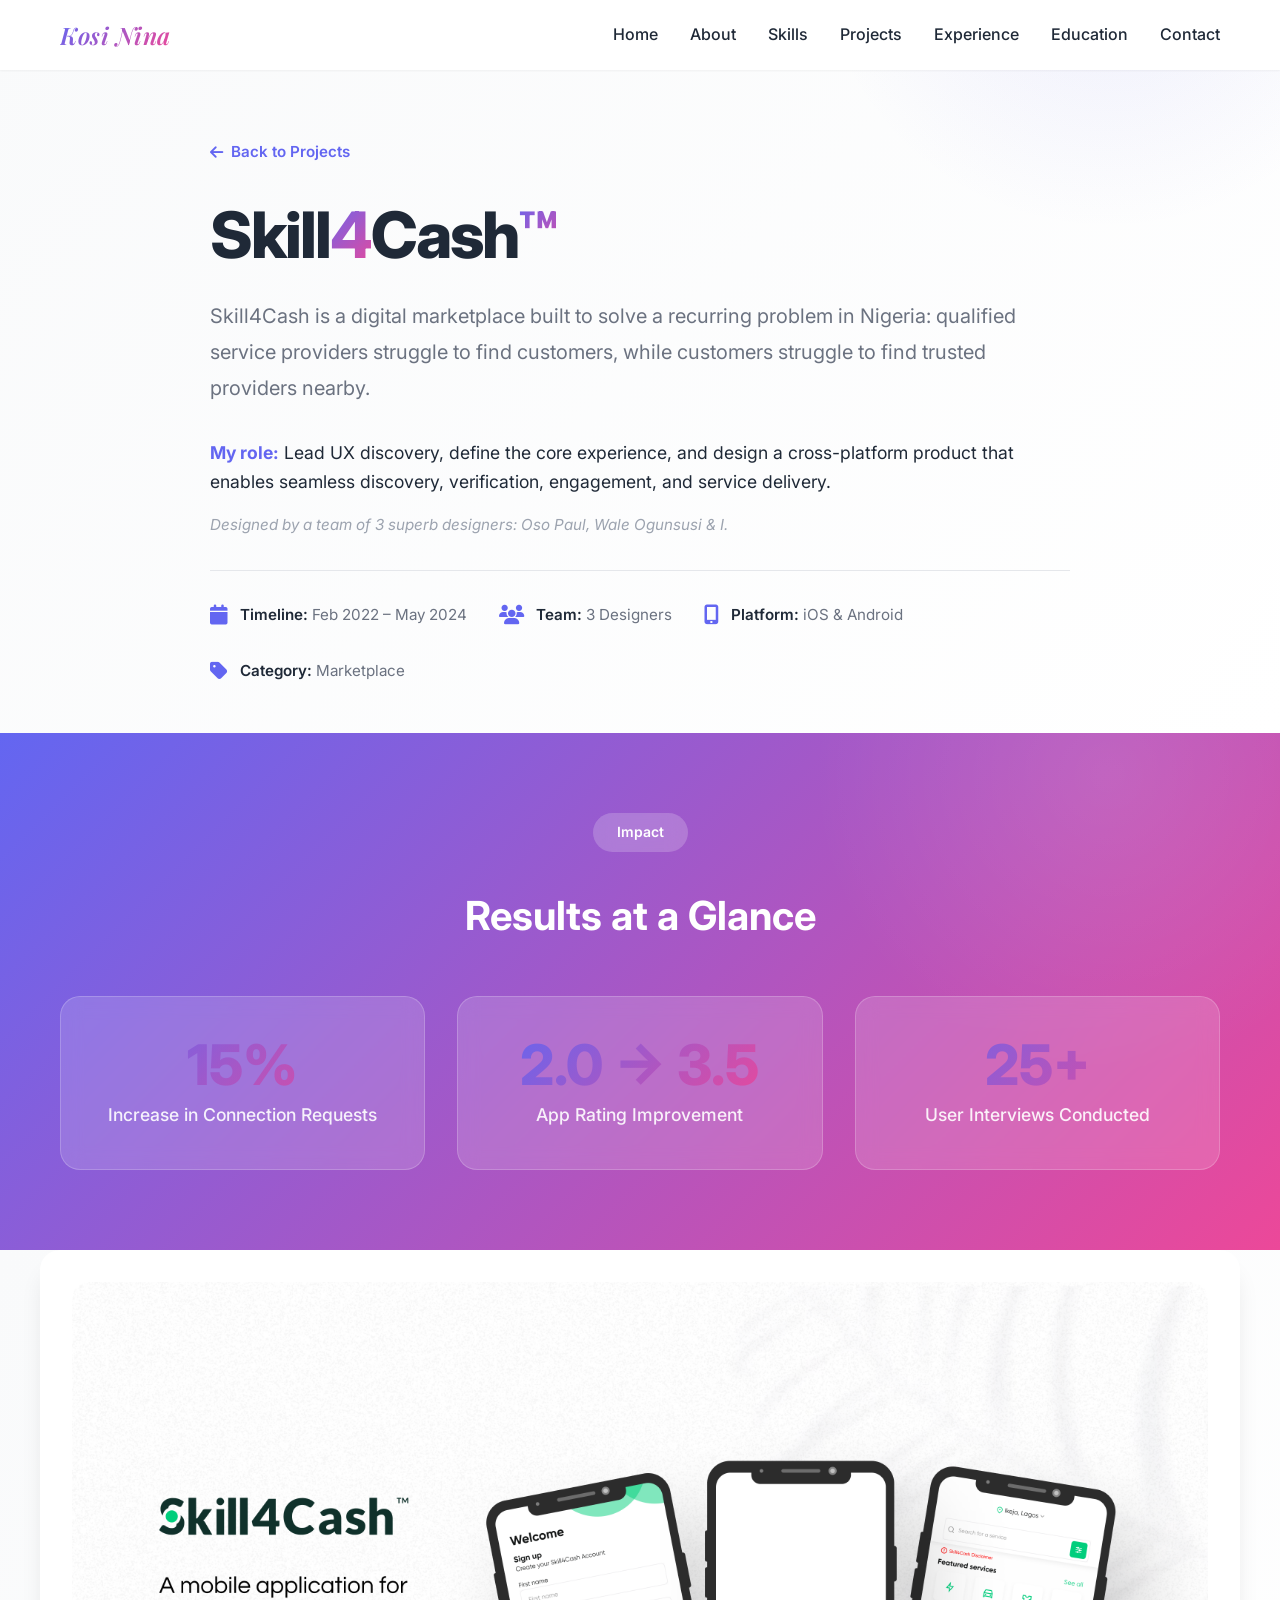
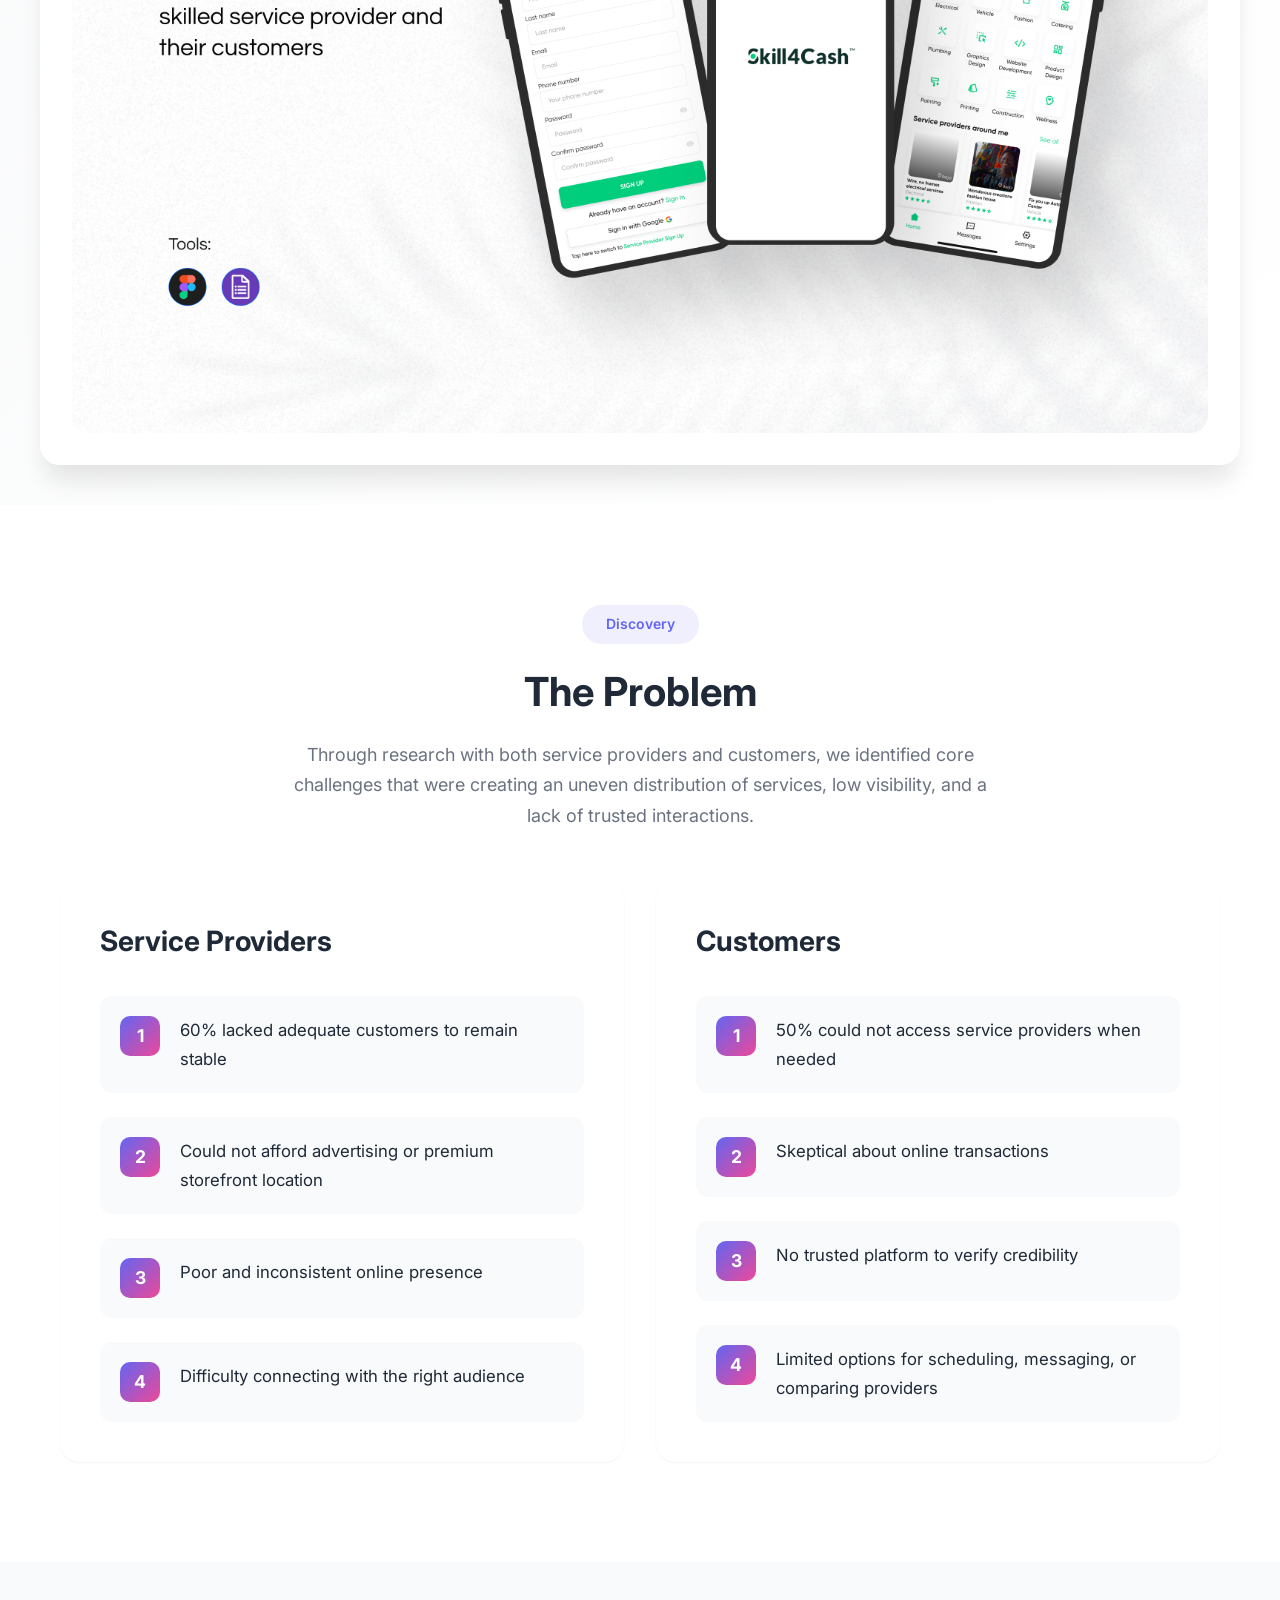
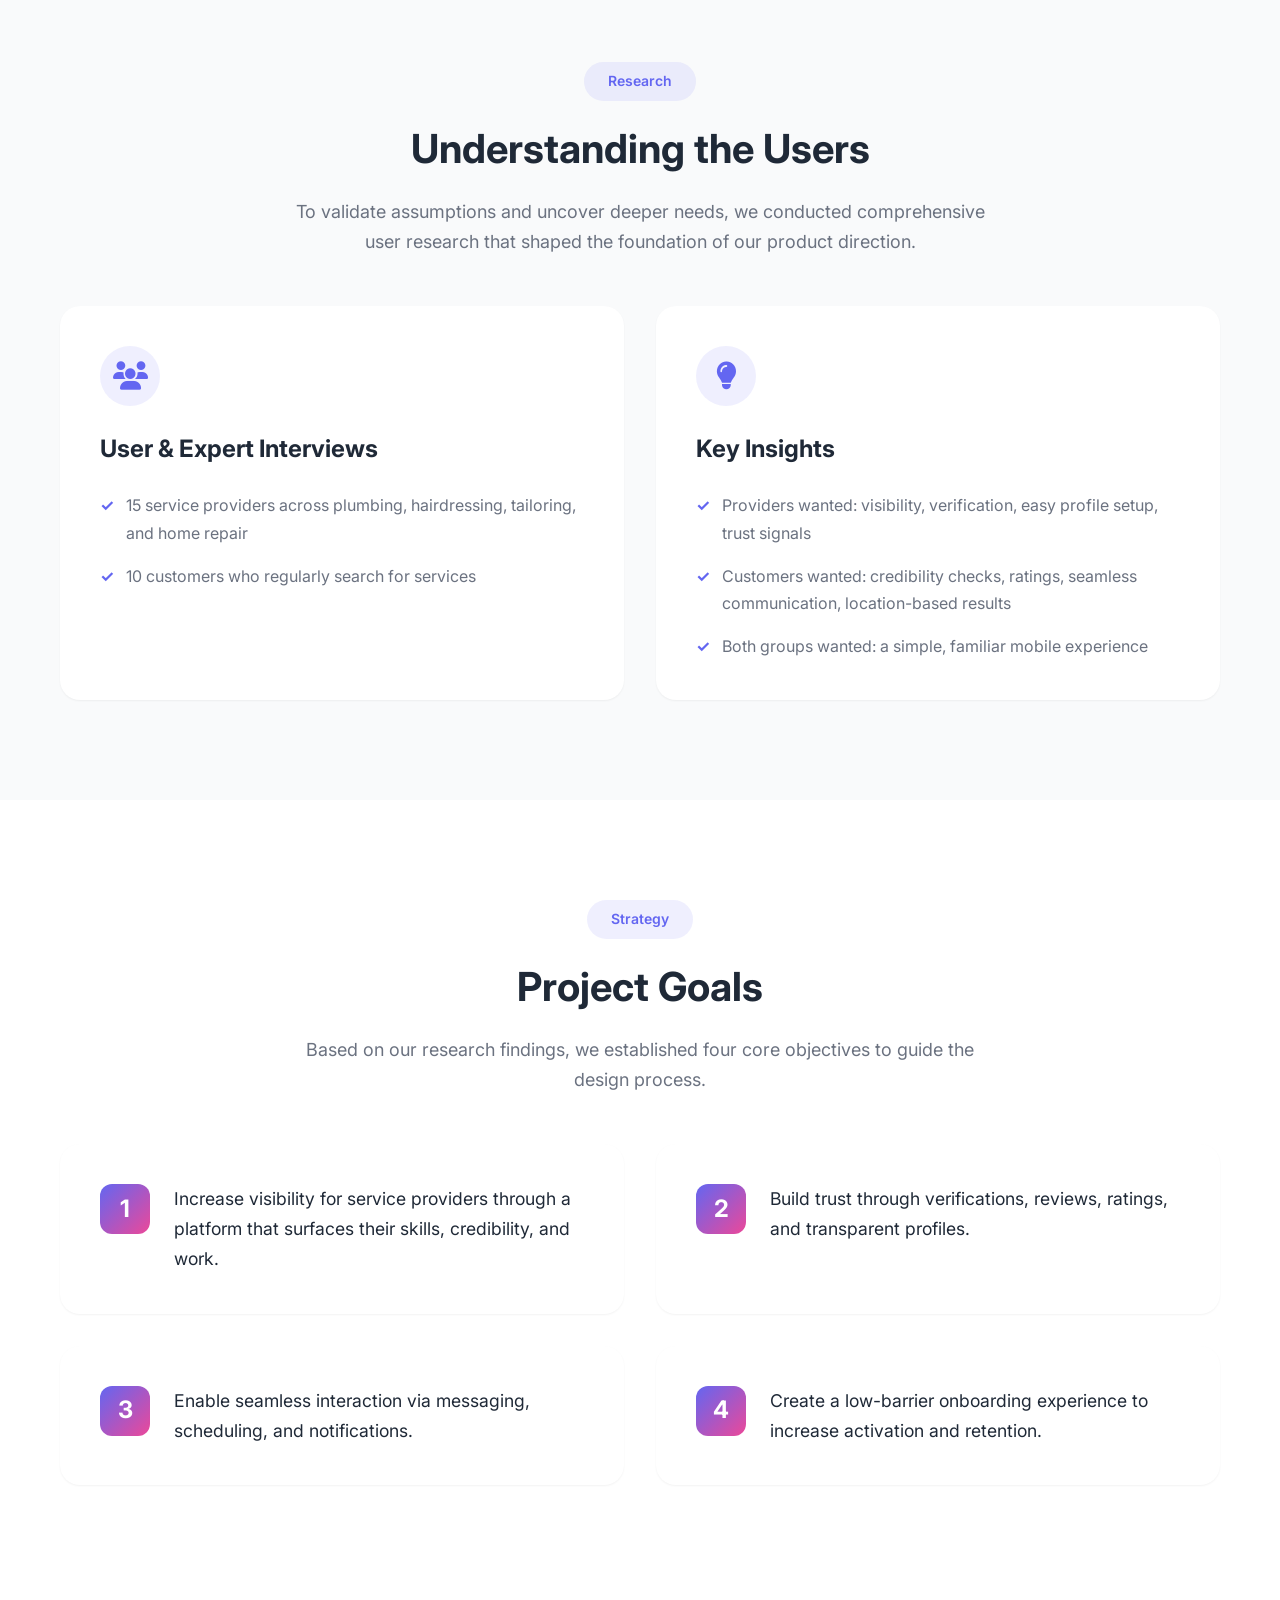
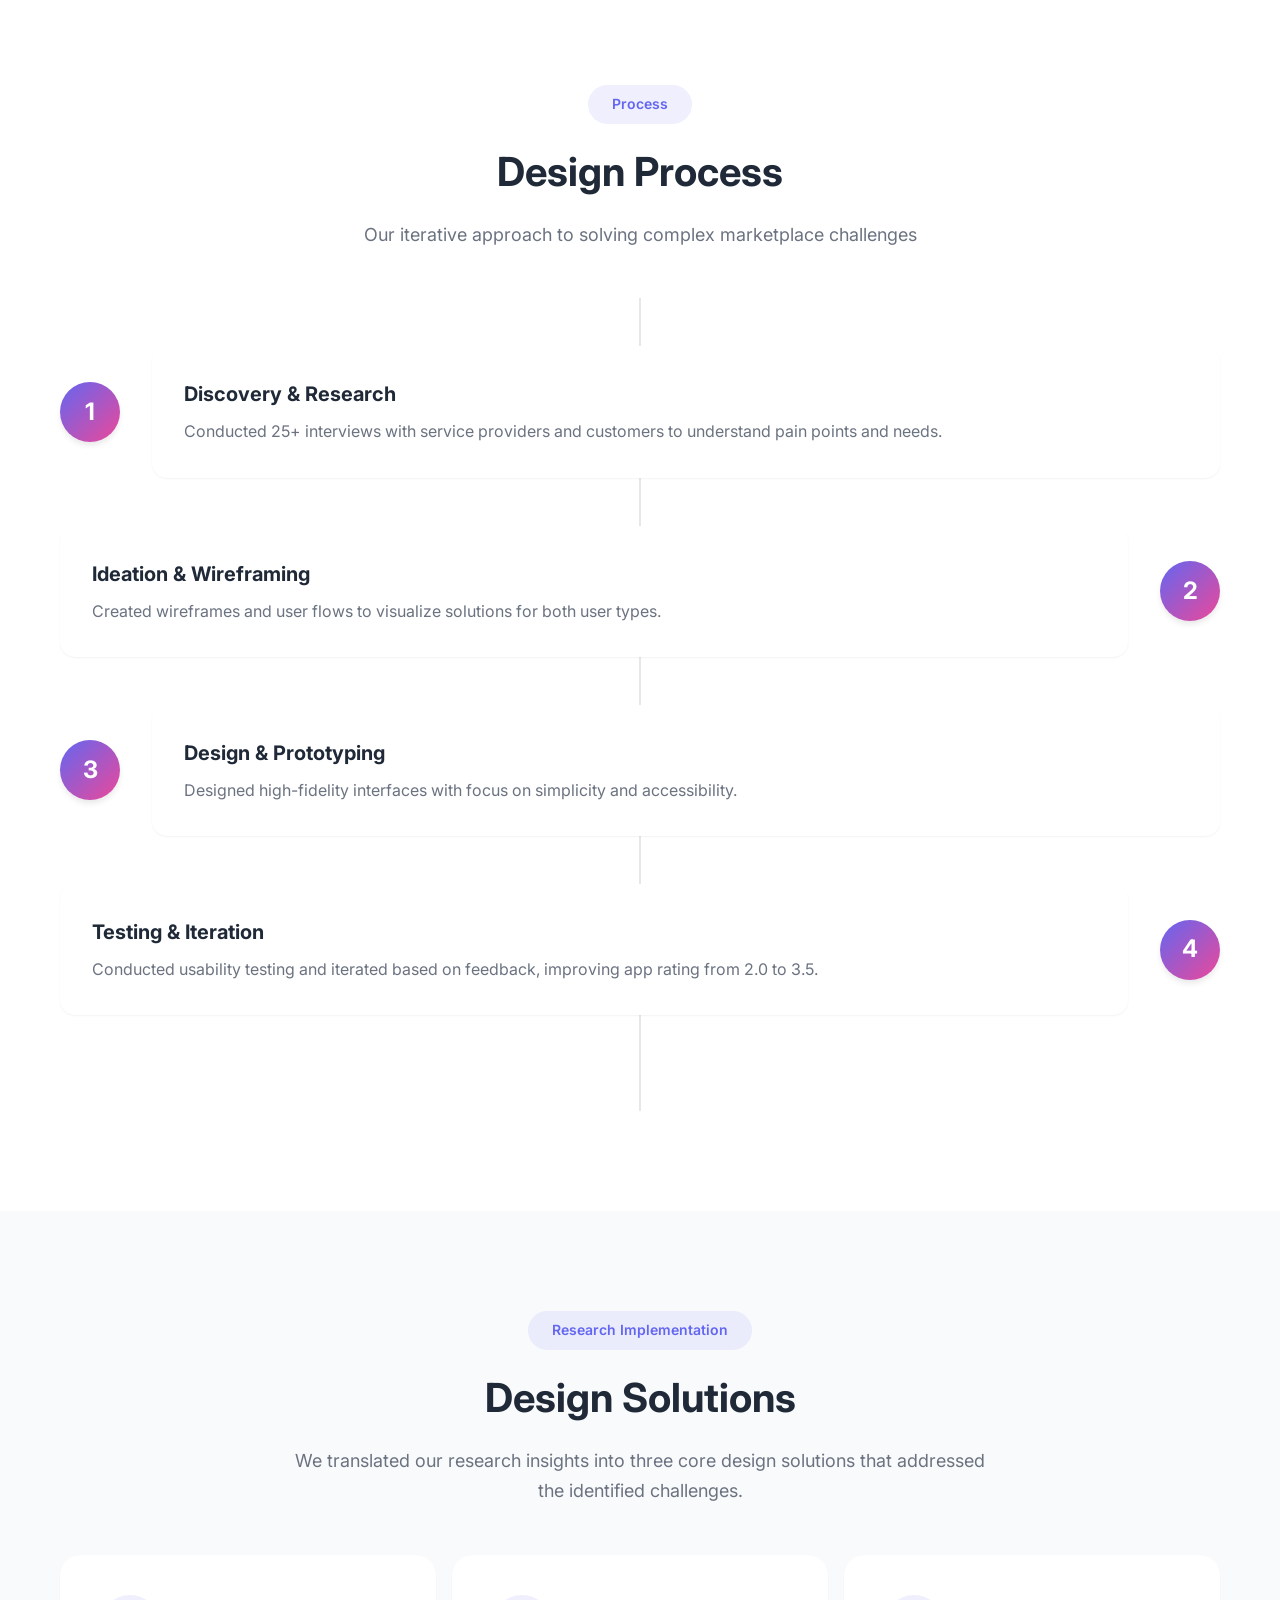
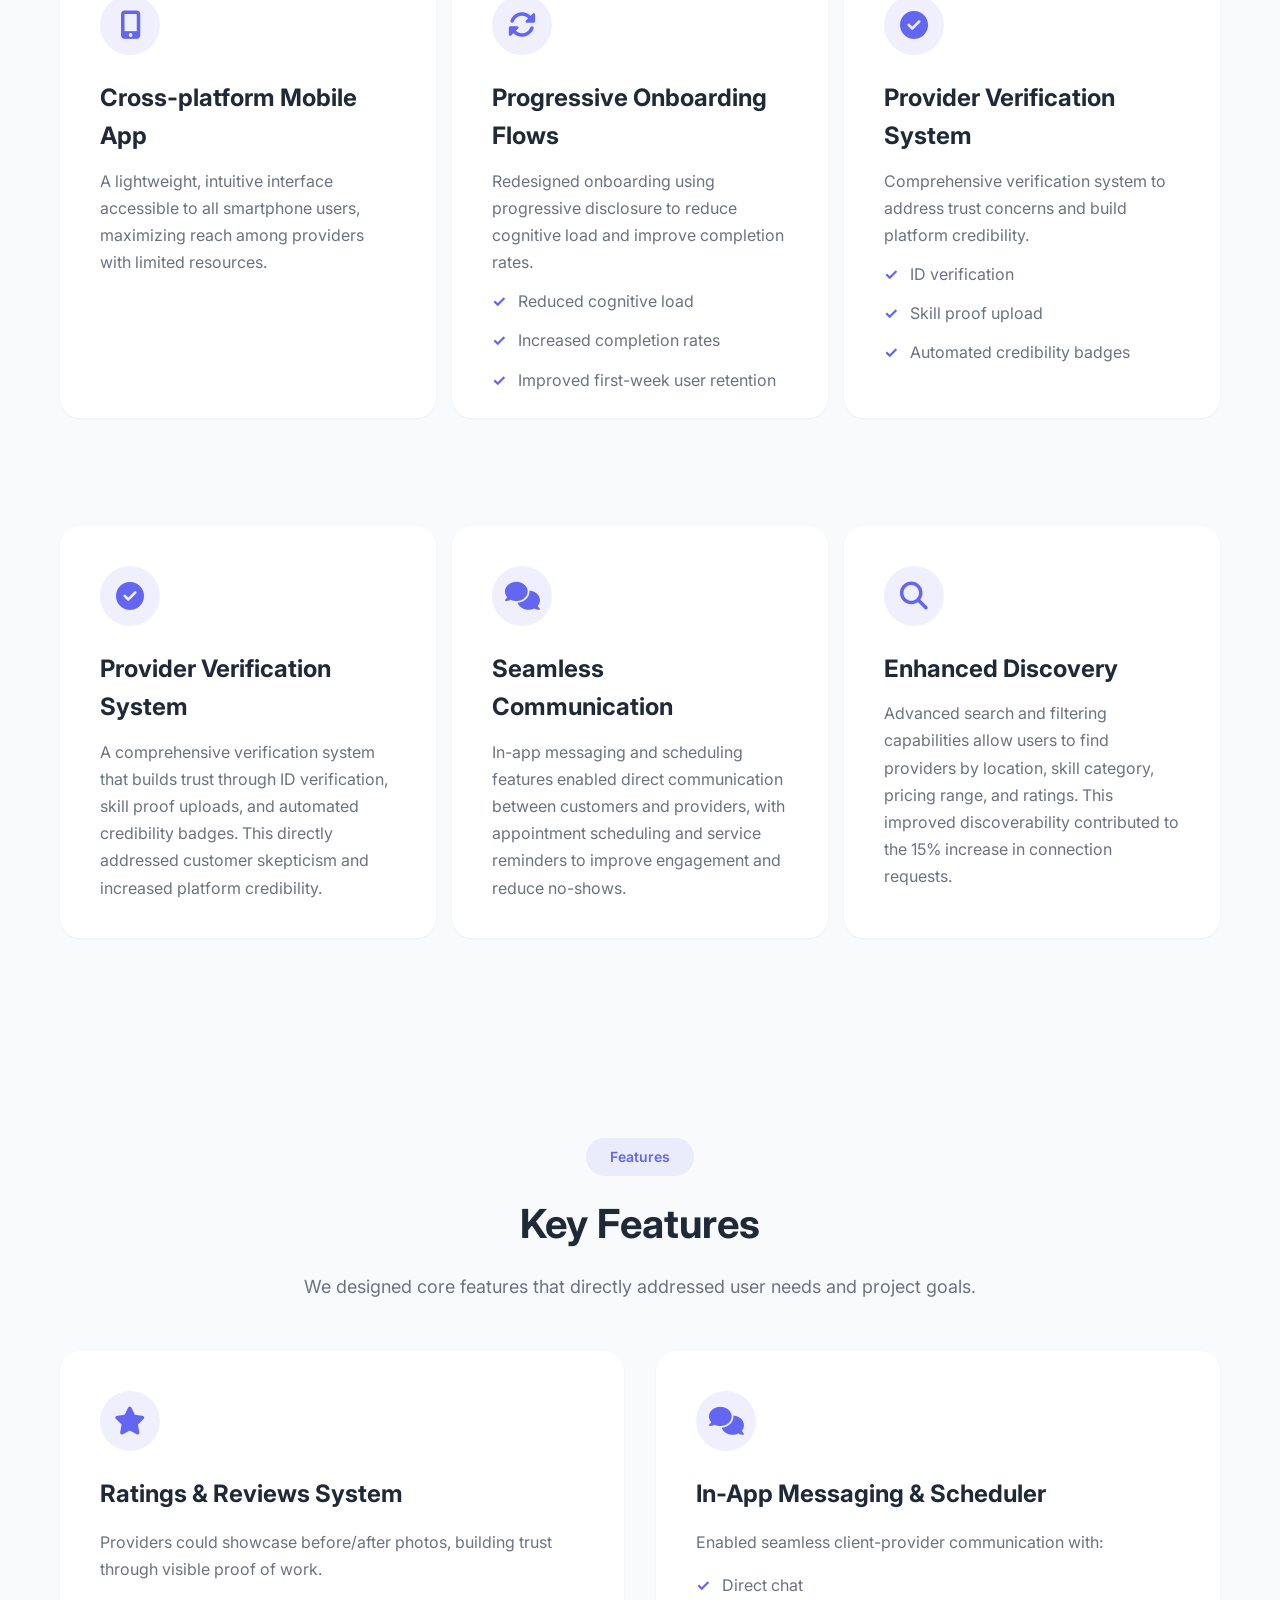
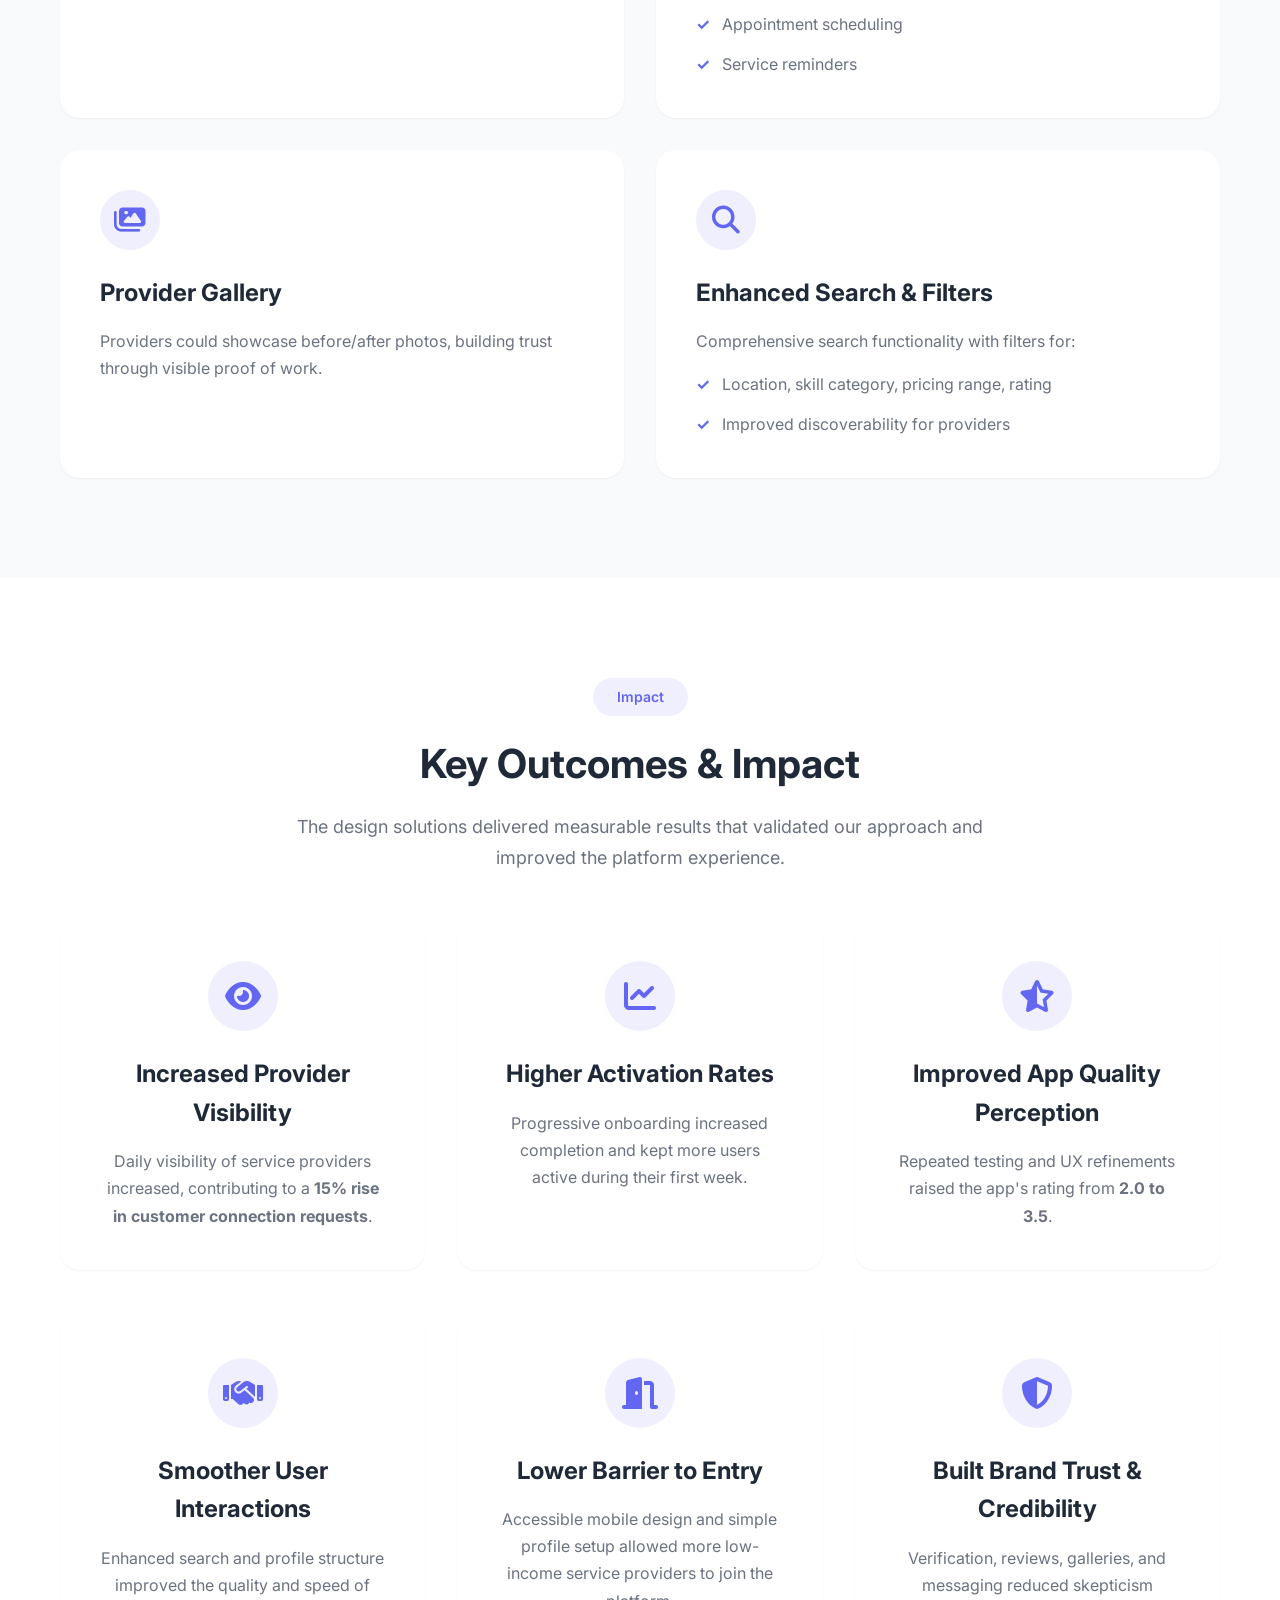
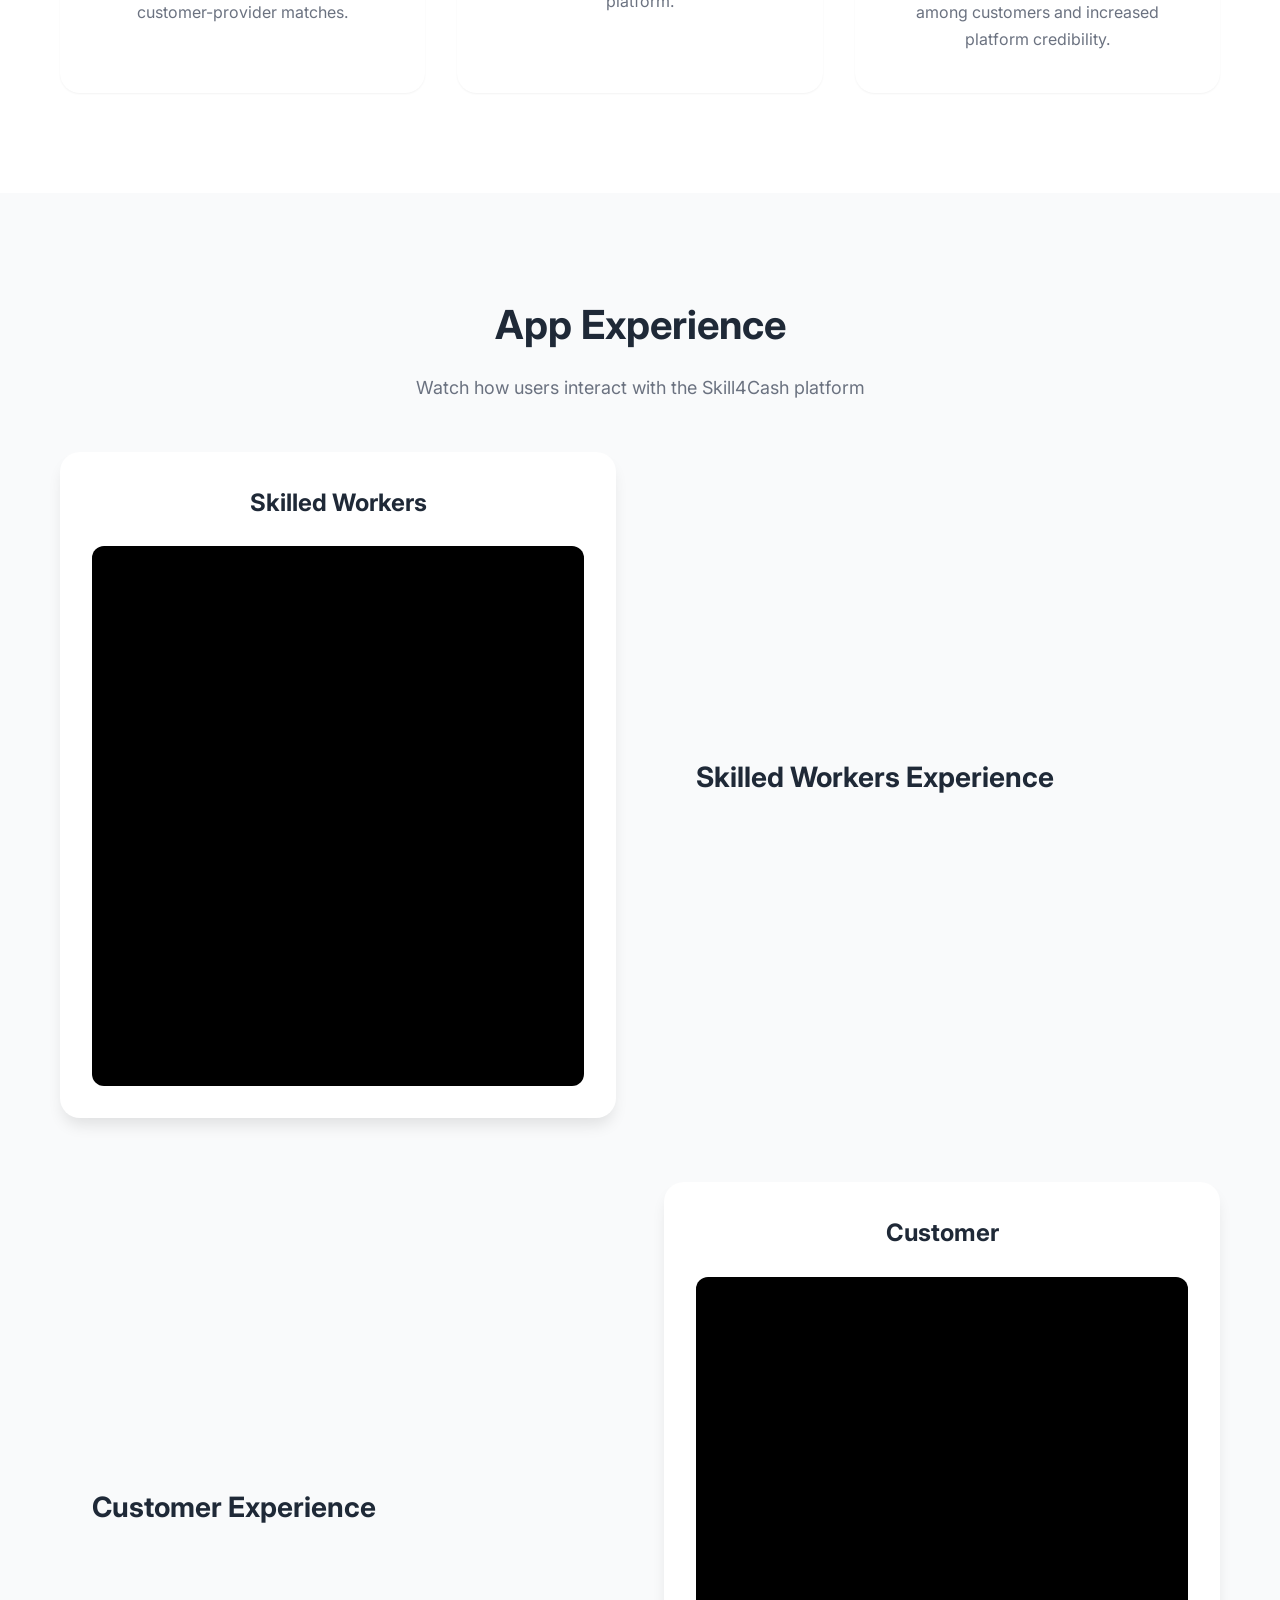
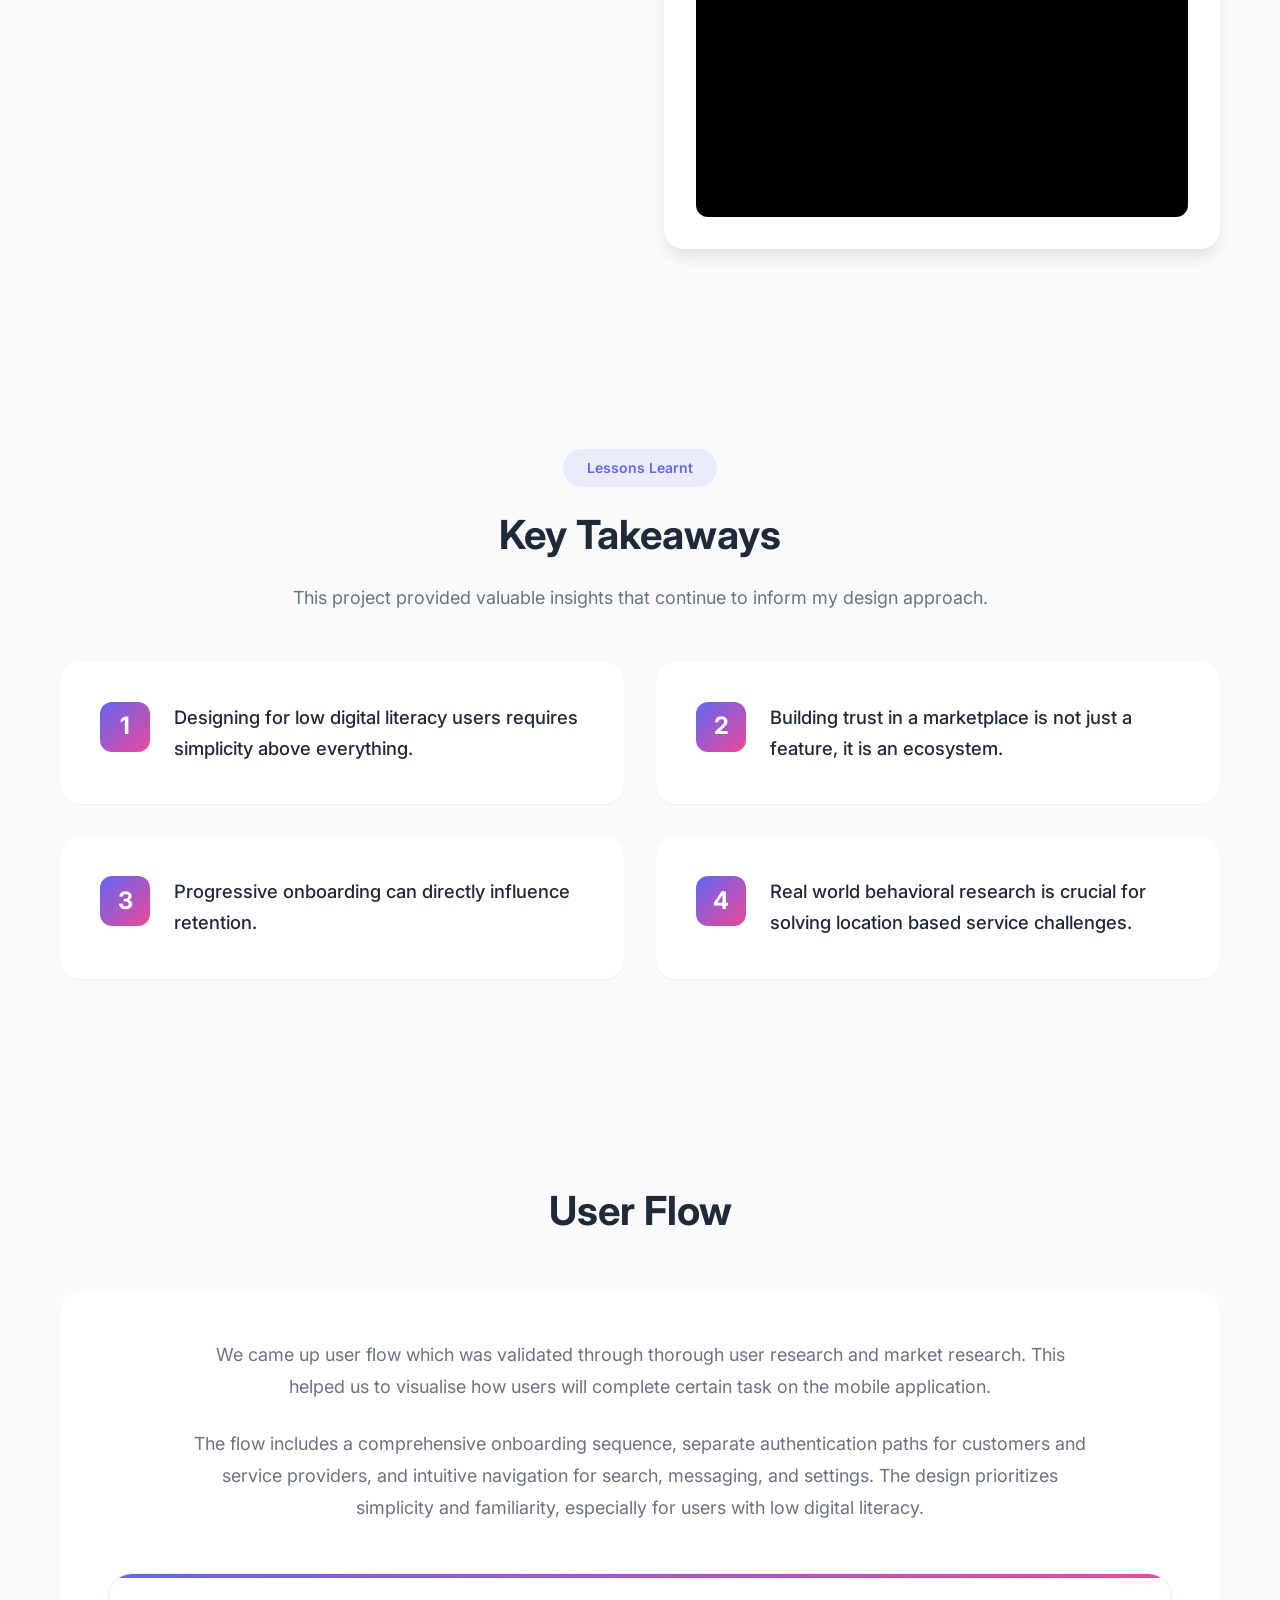
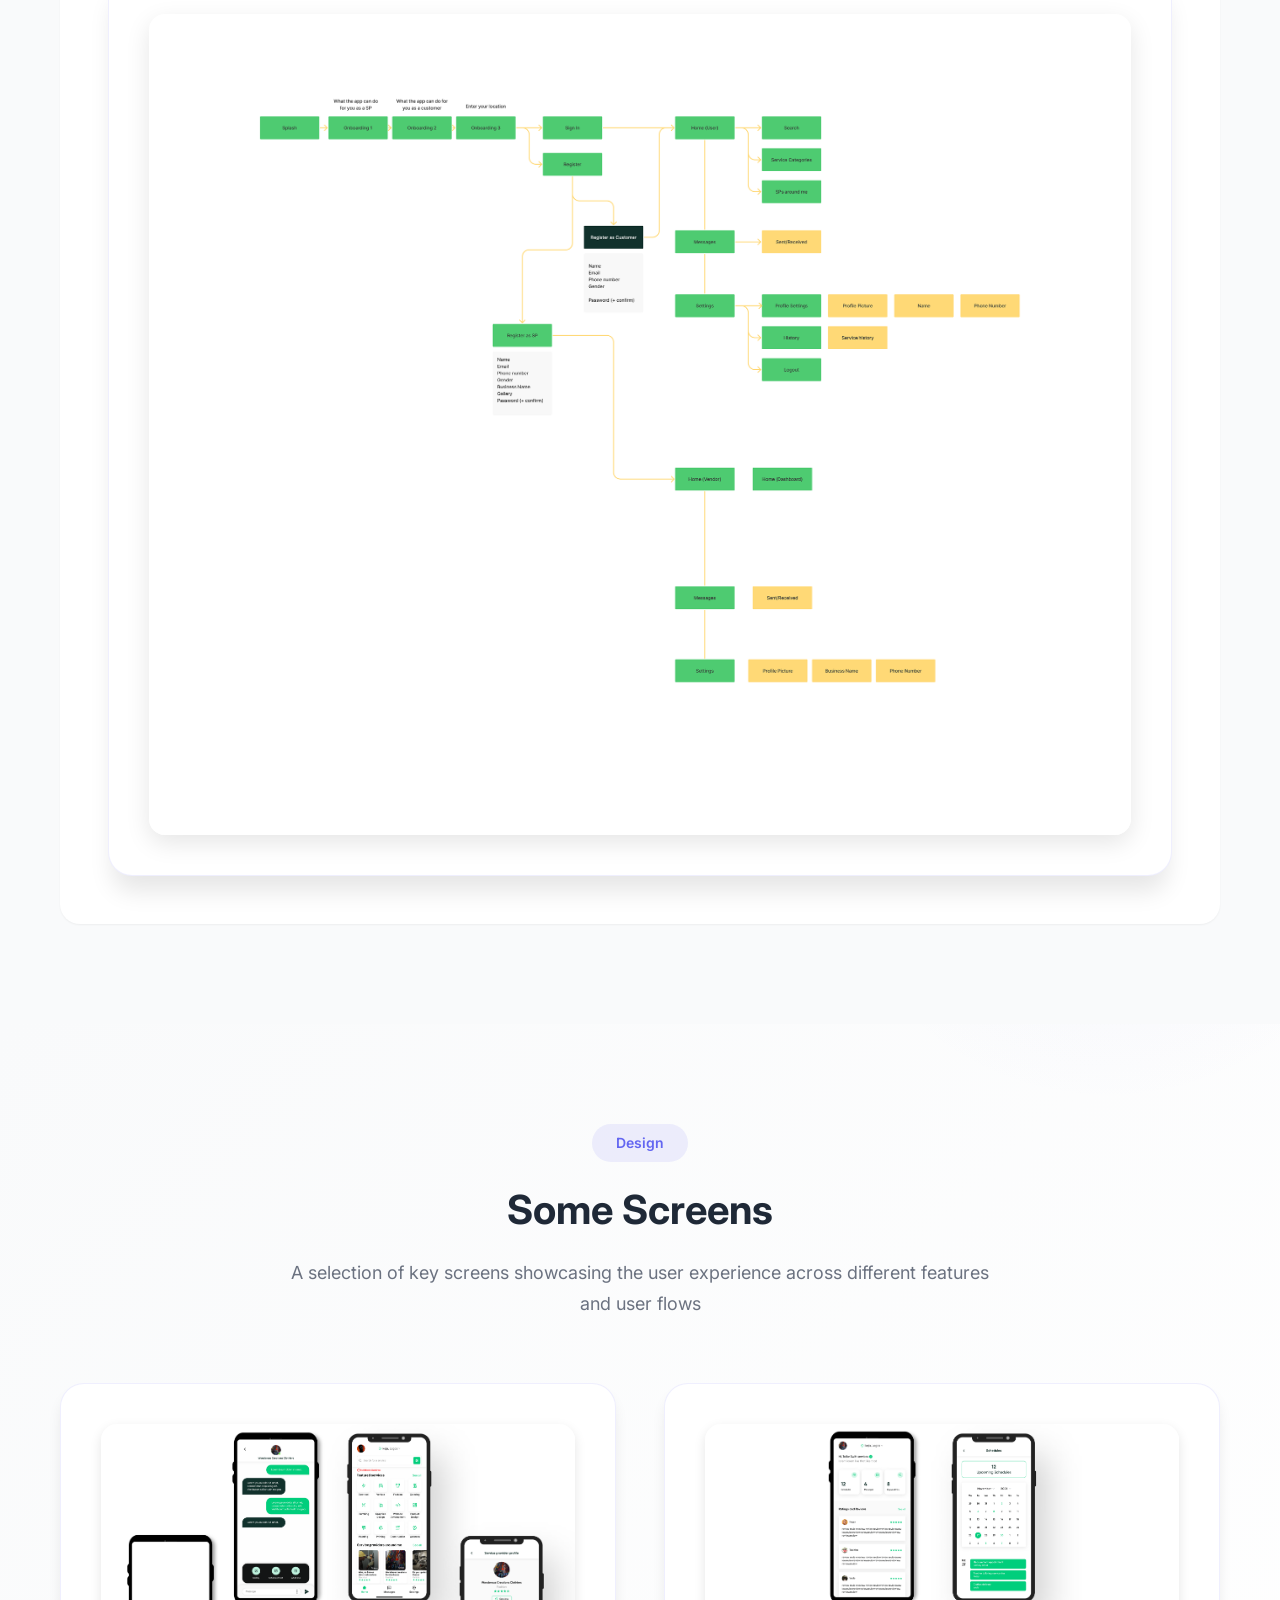
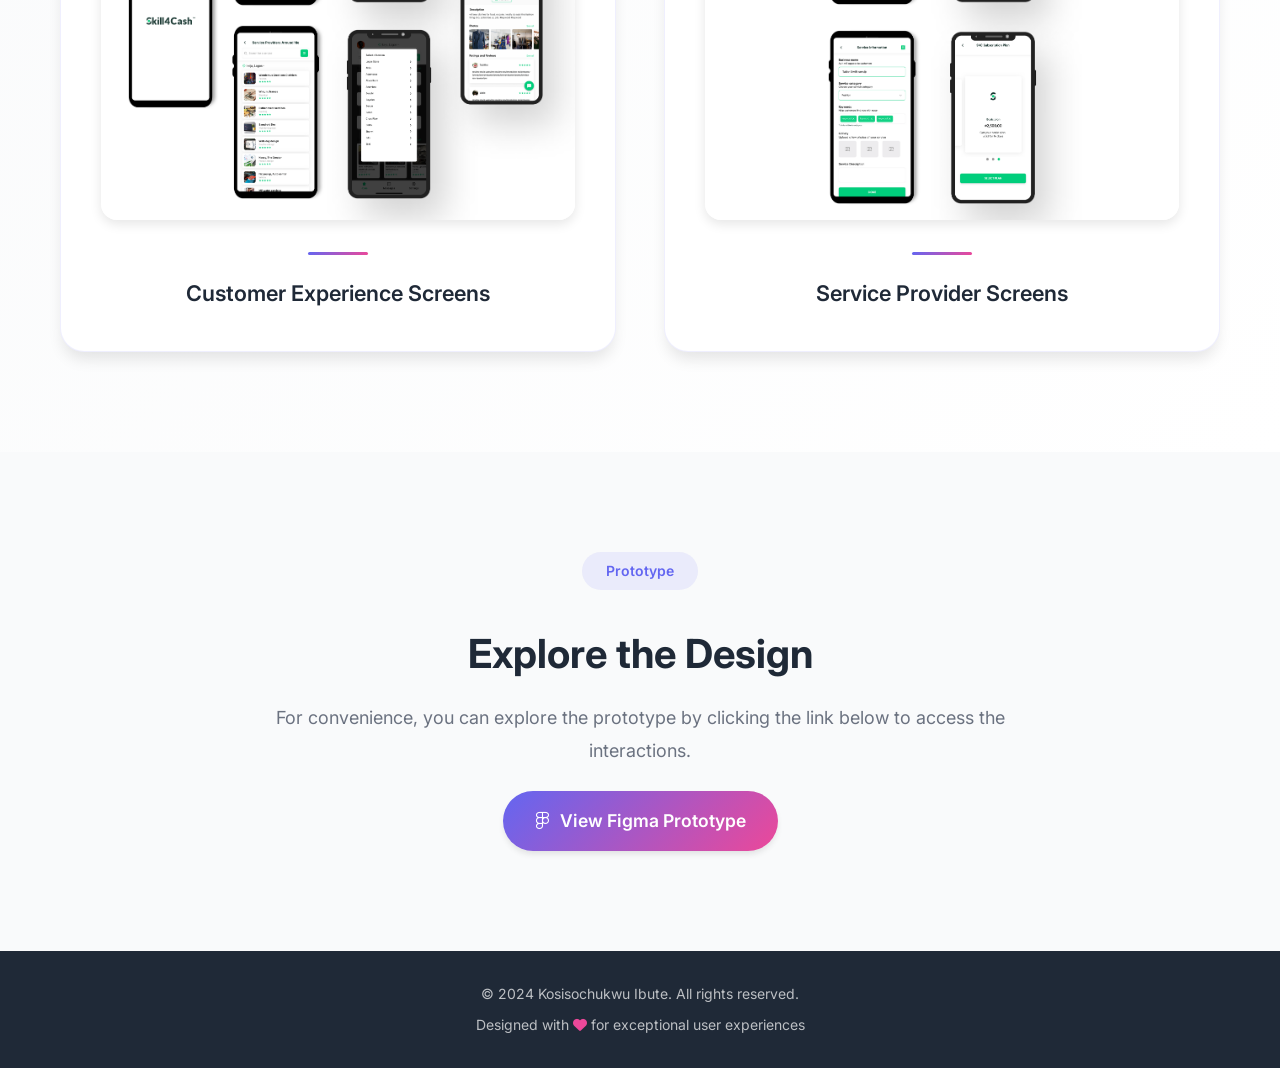
<file: skill4cash-case-study.html>
<!DOCTYPE html>
<html lang="en">
  <head>
    <meta charset="UTF-8" />
    <meta name="viewport" content="width=device-width, initial-scale=1.0" />
    <meta
      name="description"
      content="Skill4Cash Case Study - A dual-sided marketplace designed to connect skilled service providers with customers in Nigeria. UX design case study by Kosisochukwu Ibute."
    />
    <title>Skill4Cash Case Study - Kosisochukwu Ibute</title>
    <link rel="stylesheet" href="styles.css" />
    <link rel="preconnect" href="https://fonts.googleapis.com" />
    <link rel="preconnect" href="https://fonts.gstatic.com" crossorigin />
    <link
      href="https://fonts.googleapis.com/css2?family=Inter:wght@300;400;500;600;700;800&family=Playfair+Display:wght@400;500;600;700&display=swap"
      rel="stylesheet"
    />
    <link
      rel="stylesheet"
      href="https://cdnjs.cloudflare.com/ajax/libs/font-awesome/6.4.0/css/all.min.css"
    />
    <style>
      /* Case Study Specific Styles */
      .case-study-hero {
        padding: 140px 20px 50px;
        background: linear-gradient(135deg, #f9fafb 0%, #ffffff 100%);
        position: relative;
        overflow: hidden;
      }

      .case-study-hero::before {
        content: "";
        position: absolute;
        top: -50%;
        right: -10%;
        width: 600px;
        height: 600px;
        background: radial-gradient(
          circle,
          rgba(99, 102, 241, 0.1) 0%,
          transparent 70%
        );
        border-radius: 50%;
        animation: float 20s ease-in-out infinite;
      }

      @keyframes float {
        0%,
        100% {
          transform: translate(0, 0) rotate(0deg);
        }
        50% {
          transform: translate(-30px, -30px) rotate(180deg);
        }
      }

      .case-study-hero .container {
        max-width: 900px;
        position: relative;
        z-index: 1;
      }

      .back-link {
        display: inline-flex;
        align-items: center;
        gap: 0.5rem;
        color: var(--primary-color);
        text-decoration: none;
        font-weight: 600;
        margin-bottom: 2rem;
        transition: var(--transition);
        font-size: 0.95rem;
      }

      .back-link:hover {
        color: var(--primary-dark);
        gap: 0.75rem;
      }

      .back-link i {
        transition: var(--transition);
      }

      .back-link:hover i {
        transform: translateX(-3px);
      }

      .case-study-logo {
        font-size: 4rem;
        font-weight: 800;
        color: var(--text-dark);
        margin-bottom: 1.5rem;
        letter-spacing: -2px;
        line-height: 1.2;
      }

      .case-study-logo .accent {
        background: var(--gradient-primary);
        -webkit-background-clip: text;
        -webkit-text-fill-color: transparent;
        background-clip: text;
      }

      .case-study-intro {
        font-size: 1.25rem;
        line-height: 1.8;
        color: var(--text-light);
        margin-bottom: 2rem;
      }

      .case-study-role {
        font-size: 1.1rem;
        color: var(--text-dark);
        margin-bottom: 1rem;
        line-height: 1.7;
      }

      .case-study-role strong {
        color: var(--primary-color);
      }

      .case-study-team {
        font-size: 0.95rem;
        color: var(--text-lighter);
        font-style: italic;
      }

      /* Hero Image Section */
      .hero-image-section {
        padding: 0 20px 40px;
        background: linear-gradient(135deg, #f9fafb 0%, #ffffff 100%);
      }

      .hero-image-container {
        max-width: 1200px;
        margin: 0 auto;
      }

      .hero-image-wrapper {
        width: 100%;
        border-radius: 20px;
        overflow: hidden;
        box-shadow: var(--shadow-xl);
        background: var(--bg-white);
        padding: 2rem;
      }

      .hero-image-wrapper img {
        width: 100%;
        height: auto;
        display: block;
        border-radius: 12px;
      }

      /* Image Gallery Sections */
      .image-gallery {
        margin-top: 1.5rem;
      }

      .image-gallery-single {
        width: 100%;
        border-radius: 20px;
        overflow: hidden;
        box-shadow: var(--shadow-md);
        background: var(--bg-white);
        padding: 1.5rem;
        margin-bottom: 1rem;
      }

      .image-gallery-single img {
        width: 100%;
        height: auto;
        display: block;
        border-radius: 12px;
      }

      .image-gallery-grid {
        display: grid;
        grid-template-columns: repeat(2, 1fr);
        gap: 2rem;
        margin-top: 1.5rem;
      }

      .image-gallery-item {
        border-radius: 20px;
        overflow: hidden;
        box-shadow: var(--shadow-md);
        background: var(--bg-white);
        padding: 1.5rem;
        transition: var(--transition);
      }

      .image-gallery-item:hover {
        transform: translateY(-5px);
        box-shadow: var(--shadow-lg);
      }

      .image-gallery-item img {
        width: 100%;
        height: auto;
        display: block;
        border-radius: 12px;
      }

      .image-gallery-three {
        display: grid;
        grid-template-columns: repeat(3, 1fr);
        gap: 2rem;
        margin-top: 1.5rem;
      }

      .image-caption {
        margin-top: 1rem;
        font-size: 0.875rem;
        color: var(--text-light);
        text-align: center;
        font-style: italic;
      }

      .case-study-section {
        padding: 100px 0;
      }

      .case-study-section-alt {
        background: var(--bg-light);
      }

      .case-study-section-compact {
        padding-top: 30px;
      }

      .case-study-section-compact-top {
        padding-bottom: 30px;
      }

      .case-study-header {
        text-align: center;
        margin-bottom: 2rem;
      }

      .case-study-tag {
        display: inline-block;
        padding: 0.5rem 1.5rem;
        background: rgba(99, 102, 241, 0.1);
        color: var(--primary-color);
        border-radius: 50px;
        font-size: 0.875rem;
        font-weight: 600;
        margin-bottom: 1rem;
      }

      .case-study-title {
        font-size: 2.5rem;
        font-weight: 700;
        color: var(--text-dark);
        margin-bottom: 1rem;
      }

      .case-study-subtitle {
        font-size: 1.125rem;
        color: var(--text-light);
        max-width: 700px;
        margin: 0 auto;
        line-height: 1.7;
      }

      .problem-grid {
        display: grid;
        grid-template-columns: repeat(2, 1fr);
        gap: 2rem;
        margin-top: 3rem;
      }

      .problem-card {
        background: var(--bg-white);
        padding: 2.5rem;
        border-radius: 20px;
        box-shadow: var(--shadow-sm);
        transition: var(--transition);
      }

      .problem-card:hover {
        transform: translateY(-5px);
        box-shadow: var(--shadow-lg);
      }

      .problem-card-title {
        font-size: 1.75rem;
        font-weight: 700;
        margin-bottom: 2rem;
        color: var(--text-dark);
      }

      .problem-list {
        list-style: none;
        padding: 0;
        display: flex;
        flex-direction: column;
        gap: 1.5rem;
      }

      .problem-item {
        display: flex;
        align-items: flex-start;
        gap: 1.25rem;
        padding: 1.25rem;
        background: var(--bg-light);
        border-radius: 12px;
        transition: var(--transition);
      }

      .problem-item:hover {
        background: rgba(99, 102, 241, 0.05);
        transform: translateX(5px);
      }

      .problem-number {
        width: 40px;
        height: 40px;
        border-radius: 10px;
        display: flex;
        align-items: center;
        justify-content: center;
        font-weight: 700;
        font-size: 1.1rem;
        flex-shrink: 0;
        background: var(--gradient-primary);
        color: white;
      }

      .problem-text {
        flex: 1;
        font-size: 1.05rem;
        line-height: 1.7;
        color: var(--text-dark);
      }

      .research-grid {
        display: grid;
        grid-template-columns: repeat(2, 1fr);
        gap: 2rem;
        margin-top: 3rem;
      }

      .research-card {
        background: var(--bg-white);
        padding: 2.5rem;
        border-radius: 20px;
        box-shadow: var(--shadow-sm);
        transition: var(--transition);
      }

      .research-card:hover {
        transform: translateY(-5px);
        box-shadow: var(--shadow-lg);
      }

      .research-icon {
        width: 60px;
        height: 60px;
        border-radius: 50%;
        background: rgba(99, 102, 241, 0.1);
        display: flex;
        align-items: center;
        justify-content: center;
        color: var(--primary-color);
        font-size: 1.75rem;
        margin-bottom: 1.5rem;
      }

      .research-title {
        font-size: 1.5rem;
        font-weight: 700;
        margin-bottom: 1.5rem;
        color: var(--text-dark);
      }

      .research-list {
        list-style: none;
        padding: 0;
        display: flex;
        flex-direction: column;
        gap: 1rem;
      }

      .research-item {
        color: var(--text-light);
        line-height: 1.7;
        display: flex;
        align-items: flex-start;
        gap: 0.75rem;
      }

      .research-item::before {
        content: "✓";
        color: var(--primary-color);
        font-weight: 700;
        flex-shrink: 0;
        line-height: 1.7;
      }

      .goals-grid {
        display: grid;
        grid-template-columns: repeat(2, 1fr);
        gap: 2rem;
        margin-top: 3rem;
      }

      .goal-card {
        background: var(--bg-white);
        padding: 2.5rem;
        border-radius: 20px;
        box-shadow: var(--shadow-sm);
        display: flex;
        align-items: flex-start;
        gap: 1.5rem;
        transition: var(--transition);
      }

      .goal-card:hover {
        transform: translateY(-5px);
        box-shadow: var(--shadow-lg);
      }

      .goal-number {
        width: 50px;
        height: 50px;
        border-radius: 12px;
        display: flex;
        align-items: center;
        justify-content: center;
        font-weight: 700;
        font-size: 1.5rem;
        flex-shrink: 0;
        background: var(--gradient-primary);
        color: white;
      }

      .goal-text {
        flex: 1;
        font-size: 1.1rem;
        line-height: 1.7;
        color: var(--text-dark);
      }

      .solutions-grid {
        display: grid;
        grid-template-columns: repeat(3, 1fr);
        gap: 1rem;
        margin-top: 3rem;
      }

      .solution-card {
        background: var(--bg-white);
        padding: 2.5rem;
        padding-bottom: 1.5rem;
        border-radius: 20px;
        box-shadow: var(--shadow-sm);
        transition: var(--transition);
      }

      .solution-card:hover {
        transform: translateY(-5px);
        box-shadow: var(--shadow-lg);
      }

      .solution-icon {
        width: 60px;
        height: 60px;
        border-radius: 50%;
        background: rgba(99, 102, 241, 0.1);
        display: flex;
        align-items: center;
        justify-content: center;
        color: var(--primary-color);
        font-size: 1.75rem;
        margin-bottom: 1.5rem;
      }

      .solution-title {
        font-size: 1.5rem;
        font-weight: 700;
        margin-bottom: 0.75rem;
        color: var(--text-dark);
      }

      .solution-description {
        color: var(--text-light);
        line-height: 1.7;
        margin-bottom: 0.75rem;
      }

      .solution-list {
        list-style: none;
        padding: 0;
        display: flex;
        flex-direction: column;
        gap: 0.75rem;
      }

      .solution-item {
        color: var(--text-light);
        line-height: 1.7;
        display: flex;
        align-items: flex-start;
        gap: 0.75rem;
      }

      .solution-item::before {
        content: "✓";
        color: var(--primary-color);
        font-weight: 700;
        flex-shrink: 0;
        line-height: 1.7;
      }

      .features-grid {
        display: grid;
        grid-template-columns: repeat(2, 1fr);
        gap: 2rem;
        margin-top: 3rem;
      }

      .feature-card {
        background: var(--bg-white);
        padding: 2.5rem;
        border-radius: 20px;
        box-shadow: var(--shadow-sm);
        transition: var(--transition);
      }

      .feature-card:hover {
        transform: translateY(-5px);
        box-shadow: var(--shadow-lg);
      }

      .feature-icon {
        width: 60px;
        height: 60px;
        border-radius: 50%;
        background: rgba(99, 102, 241, 0.1);
        display: flex;
        align-items: center;
        justify-content: center;
        color: var(--primary-color);
        font-size: 1.75rem;
        margin-bottom: 1.5rem;
      }

      .feature-title {
        font-size: 1.5rem;
        font-weight: 700;
        margin-bottom: 1rem;
        color: var(--text-dark);
      }

      .feature-description {
        color: var(--text-light);
        line-height: 1.7;
        margin-bottom: 1rem;
      }

      .feature-list {
        list-style: none;
        padding: 0;
        display: flex;
        flex-direction: column;
        gap: 0.75rem;
        margin-top: 1rem;
      }

      .feature-item {
        color: var(--text-light);
        line-height: 1.7;
        display: flex;
        align-items: flex-start;
        gap: 0.75rem;
      }

      .feature-item::before {
        content: "✓";
        color: var(--primary-color);
        font-weight: 700;
        flex-shrink: 0;
        line-height: 1.7;
      }

      .outcomes-grid {
        display: grid;
        grid-template-columns: repeat(3, 1fr);
        gap: 2rem;
        margin-top: 3rem;
      }

      .outcome-card {
        background: var(--bg-white);
        padding: 2.5rem;
        border-radius: 20px;
        box-shadow: var(--shadow-sm);
        transition: var(--transition);
        text-align: center;
      }

      .outcome-card:hover {
        transform: translateY(-5px);
        box-shadow: var(--shadow-lg);
      }

      .outcome-icon {
        width: 70px;
        height: 70px;
        border-radius: 50%;
        background: rgba(99, 102, 241, 0.1);
        display: flex;
        align-items: center;
        justify-content: center;
        color: var(--primary-color);
        font-size: 2rem;
        margin: 0 auto 1.5rem;
      }

      .outcome-title {
        font-size: 1.5rem;
        font-weight: 700;
        margin-bottom: 1rem;
        color: var(--text-dark);
      }

      .outcome-description {
        color: var(--text-light);
        line-height: 1.7;
      }

      .takeaways-grid {
        display: grid;
        grid-template-columns: repeat(2, 1fr);
        gap: 2rem;
        margin-top: 3rem;
      }

      .takeaway-card {
        background: var(--bg-white);
        padding: 2.5rem;
        border-radius: 20px;
        box-shadow: var(--shadow-sm);
        display: flex;
        align-items: flex-start;
        gap: 1.5rem;
        transition: var(--transition);
      }

      .takeaway-card:hover {
        transform: translateY(-5px);
        box-shadow: var(--shadow-lg);
      }

      .takeaway-number {
        width: 50px;
        height: 50px;
        border-radius: 12px;
        display: flex;
        align-items: center;
        justify-content: center;
        font-weight: 700;
        font-size: 1.5rem;
        flex-shrink: 0;
        background: var(--gradient-primary);
        color: white;
      }

      .takeaway-text {
        flex: 1;
        font-size: 1.15rem;
        line-height: 1.7;
        color: var(--text-dark);
        font-weight: 500;
      }

      .user-flow-container {
        background: var(--bg-white);
        padding: 3rem;
        border-radius: 20px;
        margin-top: 3rem;
        box-shadow: var(--shadow-sm);
      }

      .user-flow-text {
        font-size: 1.125rem;
        line-height: 1.8;
        color: var(--text-light);
        margin-bottom: 2rem;
      }

      .user-flow-placeholder {
        width: 100%;
        min-height: 400px;
        border-radius: 12px;
        background: var(--bg-light);
        display: flex;
        flex-direction: column;
        align-items: center;
        justify-content: center;
        color: var(--text-lighter);
        border: 2px dashed var(--border-color);
        padding: 2rem;
        text-align: center;
      }

      .user-flow-placeholder i {
        font-size: 3rem;
        margin-bottom: 1rem;
        color: var(--primary-color);
        opacity: 0.5;
      }

      .prototype-section {
        background: var(--bg-light);
        padding: 100px 0;
        text-align: center;
      }

      .prototype-content {
        max-width: 800px;
        margin: 0 auto;
      }

      .prototype-text {
        font-size: 1.125rem;
        line-height: 1.8;
        color: var(--text-light);
        margin-bottom: 1.5rem;
      }

      .prototype-link {
        display: inline-flex;
        align-items: center;
        gap: 0.75rem;
        padding: 1rem 2rem;
        background: var(--gradient-primary);
        color: white;
        text-decoration: none;
        border-radius: 50px;
        font-weight: 600;
        font-size: 1.1rem;
        transition: var(--transition);
        box-shadow: var(--shadow-md);
      }

      .prototype-link:hover {
        transform: translateY(-2px);
        box-shadow: var(--shadow-lg);
      }

      /* Video Section */
      .video-section {
        padding: 80px 0;
        background: var(--bg-white);
      }

      .video-container {
        max-width: 1000px;
        margin: 0 auto;
        padding: 0 20px;
      }

      .video-title {
        font-size: 2rem;
        font-weight: 700;
        color: var(--text-dark);
        margin-bottom: 2rem;
        text-align: center;
      }

      .video-wrapper {
        position: relative;
        width: 100%;
        padding-bottom: 56.25%; /* 16:9 aspect ratio */
        height: 0;
        overflow: hidden;
        border-radius: 20px;
        box-shadow: var(--shadow-lg);
        background: var(--bg-light);
      }

      .video-wrapper iframe {
        position: absolute;
        top: 0;
        left: 0;
        width: 100%;
        height: 100%;
        border: none;
        border-radius: 20px;
      }

      .background-music {
        display: none;
      }

      /* Video Section */
      .videos-section {
        padding: 100px 0;
        background: var(--bg-light);
        min-height: auto;
      }

      .videos-grid {
        display: flex;
        flex-direction: column;
        gap: 4rem;
        margin-top: 3rem;
      }

      .video-row {
        display: grid;
        grid-template-columns: 1fr 1fr;
        gap: 3rem;
        align-items: center;
      }

      .video-row.reverse {
        grid-template-columns: 1fr 1fr;
      }

      .video-row.reverse .video-content {
        order: 1;
      }

      .video-row.reverse .video-item {
        order: 2;
      }

      .video-item {
        background: var(--bg-white);
        padding: 2rem;
        border-radius: 20px;
        box-shadow: var(--shadow-lg);
        transition: var(--transition);
        overflow: hidden;
      }

      .video-item:hover {
        transform: translateY(-5px);
        box-shadow: var(--shadow-xl);
      }

      .video-item-title {
        font-size: 1.5rem;
        font-weight: 700;
        color: var(--text-dark);
        margin-bottom: 1.5rem;
        text-align: center;
      }

      .video-content {
        display: flex;
        flex-direction: column;
        justify-content: center;
        padding: 2rem;
      }

      .video-content h3 {
        font-size: 1.75rem;
        font-weight: 700;
        color: var(--text-dark);
        margin-bottom: 1rem;
      }

      .video-content p {
        font-size: 1.125rem;
        line-height: 1.8;
        color: var(--text-light);
      }

      .video-player-wrapper {
        position: relative;
        width: 100%;
        aspect-ratio: 9 / 16; /* Portrait aspect ratio for mobile screens */
        max-height: 60vh; /* Maximum 60% of viewport height */
        display: flex;
        align-items: center;
        justify-content: center;
        border-radius: 12px;
        background: #000;
        overflow: hidden;
        margin: 0 auto;
      }

      .video-player-wrapper video {
        width: 100%;
        height: 100%;
        display: block;
        border-radius: 12px;
        object-fit: contain;
      }

      @media (max-width: 768px) {
        .video-player-wrapper {
          max-height: 50vh; /* Smaller on mobile */
        }
      }

      /* Progress Indicator */
      .progress-indicator {
        position: fixed;
        top: 0;
        left: 0;
        width: 0%;
        height: 3px;
        background: var(--gradient-primary);
        z-index: 1001;
        transition: width 0.1s ease-out;
        box-shadow: 0 2px 4px rgba(99, 102, 241, 0.3);
      }

      /* Scroll-triggered Animations */
      .animate-on-scroll {
        opacity: 0;
        transform: translateY(30px);
        transition: opacity 0.6s ease-out, transform 0.6s ease-out;
      }

      .animate-on-scroll.animated {
        opacity: 1;
        transform: translateY(0);
      }

      .animate-on-scroll-delay-1 {
        transition-delay: 0.1s;
      }

      .animate-on-scroll-delay-2 {
        transition-delay: 0.2s;
      }

      .animate-on-scroll-delay-3 {
        transition-delay: 0.3s;
      }

      .animate-fade-in {
        opacity: 0;
        transition: opacity 0.8s ease-out;
      }

      .animate-fade-in.animated {
        opacity: 1;
      }

      .animate-scale-in {
        opacity: 0;
        transform: scale(0.95);
        transition: opacity 0.6s ease-out, transform 0.6s ease-out;
      }

      .animate-scale-in.animated {
        opacity: 1;
        transform: scale(1);
      }

      /* Screens Gallery Section */
      .screens-gallery-section {
        padding: 100px 0;
        background: linear-gradient(135deg, #f9fafb 0%, #ffffff 100%);
        position: relative;
        overflow: hidden;
      }

      .screens-gallery-section::before {
        content: "";
        position: absolute;
        top: -50%;
        right: -10%;
        width: 600px;
        height: 600px;
        background: radial-gradient(
          circle,
          rgba(99, 102, 241, 0.05) 0%,
          transparent 70%
        );
        border-radius: 50%;
        animation: float 20s ease-in-out infinite;
      }

      .screens-gallery {
        display: grid;
        grid-template-columns: repeat(2, 1fr);
        gap: 3rem;
        margin-top: 4rem;
        position: relative;
        z-index: 1;
      }

      .screens-gallery-item {
        background: var(--bg-white);
        padding: 2.5rem;
        border-radius: 24px;
        box-shadow: var(--shadow-lg);
        transition: var(--transition);
        overflow: hidden;
        position: relative;
        border: 1px solid rgba(99, 102, 241, 0.1);
      }

      .screens-gallery-item::before {
        content: "";
        position: absolute;
        top: 0;
        left: 0;
        right: 0;
        height: 4px;
        background: var(--gradient-primary);
        transform: scaleX(0);
        transition: var(--transition);
      }

      .screens-gallery-item:hover {
        transform: translateY(-10px);
        box-shadow: var(--shadow-xl);
        border-color: rgba(99, 102, 241, 0.3);
      }

      .screens-gallery-item:hover::before {
        transform: scaleX(1);
      }

      .screens-gallery-item img {
        width: 100%;
        height: auto;
        display: block;
        border-radius: 16px;
        transition: var(--transition);
        box-shadow: 0 4px 12px rgba(0, 0, 0, 0.1);
      }

      .screens-gallery-item:hover img {
        transform: scale(1.03);
        box-shadow: 0 8px 24px rgba(0, 0, 0, 0.15);
      }

      .screens-gallery-title {
        font-size: 1.35rem;
        font-weight: 600;
        color: var(--text-dark);
        margin-top: 2rem;
        text-align: center;
        position: relative;
        padding-top: 1.5rem;
      }

      .screens-gallery-title::before {
        content: "";
        position: absolute;
        top: 0;
        left: 50%;
        transform: translateX(-50%);
        width: 60px;
        height: 3px;
        background: var(--gradient-primary);
        border-radius: 2px;
      }

      .summary-text {
        font-size: 1.125rem;
        line-height: 1.8;
        color: var(--text-light);
        margin-top: 2rem;
        padding: 2rem;
        background: var(--bg-light);
        border-radius: 15px;
      }

      /* Stats Section */
      .stats-section {
        background: var(--gradient-primary);
        padding: 80px 20px;
        margin: 0;
        position: relative;
        overflow: hidden;
      }

      .stats-section::before {
        content: "";
        position: absolute;
        top: -50%;
        right: -10%;
        width: 600px;
        height: 600px;
        background: radial-gradient(
          circle,
          rgba(255, 255, 255, 0.1) 0%,
          transparent 70%
        );
        border-radius: 50%;
        animation: float 20s ease-in-out infinite;
      }

      .stats-section .container {
        position: relative;
        z-index: 1;
      }

      .stats-header {
        text-align: center;
        margin-bottom: 3rem;
      }

      .stats-grid {
        display: grid;
        grid-template-columns: repeat(3, 1fr);
        gap: 2rem;
        max-width: 1200px;
        margin: 0 auto;
      }

      .stat-card {
        background: rgba(255, 255, 255, 0.15);
        backdrop-filter: blur(10px);
        padding: 2.5rem;
        border-radius: 20px;
        text-align: center;
        border: 1px solid rgba(255, 255, 255, 0.2);
        transition: var(--transition);
      }

      .stat-card:hover {
        transform: translateY(-5px);
        background: rgba(255, 255, 255, 0.2);
      }

      .stat-number {
        font-size: 3.5rem;
        font-weight: 800;
        color: white;
        margin-bottom: 0.5rem;
        line-height: 1;
      }

      .stat-label {
        font-size: 1.1rem;
        color: rgba(255, 255, 255, 0.9);
        font-weight: 500;
      }

      /* Project Meta */
      .project-meta {
        display: flex;
        flex-wrap: wrap;
        gap: 2rem;
        margin-top: 2rem;
        padding-top: 2rem;
        border-top: 1px solid var(--border-color);
      }

      .meta-item {
        display: flex;
        align-items: center;
        gap: 0.75rem;
      }

      .meta-item i {
        color: var(--primary-color);
        font-size: 1.25rem;
      }

      .meta-item span {
        color: var(--text-light);
        font-size: 0.95rem;
      }

      .meta-item strong {
        color: var(--text-dark);
        font-weight: 600;
      }

      /* Process Timeline */
      .process-timeline {
        position: relative;
        padding: 3rem 0;
        margin-top: 3rem;
      }

      .process-timeline::before {
        content: "";
        position: absolute;
        left: 50%;
        top: 0;
        bottom: 0;
        width: 2px;
        background: var(--border-color);
        transform: translateX(-50%);
      }

      .process-item {
        display: flex;
        align-items: center;
        gap: 2rem;
        margin-bottom: 3rem;
        position: relative;
      }

      .process-item:nth-child(even) {
        flex-direction: row-reverse;
      }

      .process-content {
        flex: 1;
        background: var(--bg-white);
        padding: 2rem;
        border-radius: 15px;
        box-shadow: var(--shadow-sm);
      }

      .process-number {
        width: 60px;
        height: 60px;
        border-radius: 50%;
        background: var(--gradient-primary);
        color: white;
        display: flex;
        align-items: center;
        justify-content: center;
        font-weight: 700;
        font-size: 1.5rem;
        flex-shrink: 0;
        position: relative;
        z-index: 1;
        box-shadow: var(--shadow-md);
      }

      /* Wireframe Section */
      .wireframe-section {
        background: var(--bg-light);
        padding: 3rem;
        border-radius: 20px;
        margin-top: 3rem;
      }

      .wireframe-grid {
        display: grid;
        grid-template-columns: repeat(3, 1fr);
        gap: 2rem;
        margin-top: 2rem;
      }

      .wireframe-item {
        background: var(--bg-white);
        padding: 1.5rem;
        border-radius: 12px;
        box-shadow: var(--shadow-sm);
      }

      .wireframe-item img {
        width: 100%;
        height: auto;
        border-radius: 8px;
      }

      /* Comparison Section */
      .comparison-section {
        display: grid;
        grid-template-columns: 1fr 1fr;
        gap: 3rem;
        margin-top: 3rem;
      }

      .comparison-card {
        background: var(--bg-white);
        padding: 2rem;
        border-radius: 20px;
        box-shadow: var(--shadow-sm);
      }

      .comparison-title {
        font-size: 1.5rem;
        font-weight: 700;
        margin-bottom: 1.5rem;
        color: var(--text-dark);
        text-align: center;
      }

      .comparison-image {
        width: 100%;
        border-radius: 12px;
        margin-bottom: 1rem;
      }

      /* Mobile Mockup Display */
      .mockup-display {
        display: grid;
        grid-template-columns: repeat(auto-fit, minmax(200px, 1fr));
        gap: 2rem;
        margin-top: 3rem;
      }

      .mockup-item {
        text-align: center;
      }

      .mockup-frame {
        background: var(--bg-white);
        padding: 1rem;
        border-radius: 25px;
        box-shadow: var(--shadow-lg);
        margin-bottom: 1rem;
        position: relative;
      }

      .mockup-frame::before {
        content: "";
        position: absolute;
        top: 10px;
        left: 50%;
        transform: translateX(-50%);
        width: 60px;
        height: 4px;
        background: var(--border-color);
        border-radius: 2px;
      }

      .mockup-frame img {
        width: 100%;
        border-radius: 15px;
        display: block;
      }

      /* Visual Separator */
      .visual-separator {
        height: 1px;
        background: linear-gradient(
          to right,
          transparent,
          var(--border-color),
          transparent
        );
        margin: 4rem 0;
      }

      /* Feature Showcase */
      .feature-showcase {
        display: grid;
        grid-template-columns: 1fr 1fr;
        gap: 4rem;
        align-items: center;
        margin-top: 3rem;
      }

      .feature-showcase.reverse {
        grid-template-columns: 1fr 1fr;
      }

      .feature-showcase.reverse .feature-showcase-content {
        order: 2;
      }

      .feature-showcase.reverse .feature-showcase-image {
        order: 1;
      }

      .feature-showcase-image {
        border-radius: 20px;
        overflow: hidden;
        box-shadow: var(--shadow-lg);
      }

      .feature-showcase-image img {
        width: 100%;
        height: auto;
        display: block;
      }

      .feature-showcase-content h3 {
        font-size: 2rem;
        font-weight: 700;
        margin-bottom: 1rem;
        color: var(--text-dark);
      }

      .feature-showcase-content p {
        font-size: 1.125rem;
        line-height: 1.8;
        color: var(--text-light);
      }

      @media (max-width: 968px) {
        .problem-grid,
        .research-grid,
        .goals-grid,
        .solutions-grid,
        .features-grid,
        .outcomes-grid,
        .takeaways-grid,
        .image-gallery-grid,
        .image-gallery-three,
        .screens-gallery {
          grid-template-columns: 1fr;
        }

        .case-study-title {
          font-size: 2rem;
        }

        .case-study-logo {
          font-size: 2.5rem;
        }

        .stats-grid {
          grid-template-columns: 1fr;
        }

        .comparison-section,
        .feature-showcase {
          grid-template-columns: 1fr;
        }

        .videos-grid {
          gap: 2rem;
        }

        .video-row {
          display: flex;
          flex-direction: column;
          gap: 1rem;
        }

        .video-row .video-content {
          display: none;
        }

        .video-row.reverse {
          display: flex;
          flex-direction: column;
          gap: 1rem;
        }

        .video-row.reverse .video-content {
          display: none;
        }

        .video-row.reverse .video-item {
          order: 1;
        }

        .video-item {
          width: 100%;
        }

        .process-timeline::before {
          left: 30px;
        }

        .process-item {
          flex-direction: row !important;
          padding-left: 80px;
        }

        .process-number {
          position: absolute;
          left: 0;
        }
      }

      /* User Flow Section Styles */
      .user-flow-container {
        max-width: 1400px;
        margin: 3rem auto 0;
      }

      .user-flow-text-content {
        max-width: 900px;
        margin: 0 auto 3rem;
        text-align: center;
      }

      .user-flow-text-content p {
        font-size: 1.125rem;
        line-height: 1.8;
        color: var(--text-light);
        margin: 0;
      }

      .user-flow-image-wrapper {
        width: 100%;
        background: var(--bg-white);
        padding: 2.5rem;
        border-radius: 24px;
        box-shadow: var(--shadow-xl);
        overflow: hidden;
        position: relative;
        border: 1px solid rgba(99, 102, 241, 0.1);
      }

      .user-flow-image-wrapper::before {
        content: "";
        position: absolute;
        top: 0;
        left: 0;
        right: 0;
        height: 4px;
        background: var(--gradient-primary);
      }

      .user-flow-image {
        width: 100%;
        height: auto;
        display: block;
        border-radius: 16px;
        box-shadow: 0 8px 24px rgba(0, 0, 0, 0.1);
        transition: var(--transition);
      }

      .user-flow-image:hover {
        transform: scale(1.01);
        box-shadow: 0 12px 32px rgba(0, 0, 0, 0.15);
      }

      .user-flow-content {
        max-width: 1000px;
        margin: 0 auto;
      }

      .user-flow-highlights {
        display: grid;
        grid-template-columns: repeat(3, 1fr);
        gap: 2rem;
        margin-bottom: 3rem;
      }

      .user-flow-highlight-item {
        background: var(--bg-white);
        padding: 2rem;
        border-radius: 20px;
        box-shadow: var(--shadow-md);
        display: flex;
        align-items: flex-start;
        gap: 1.5rem;
        transition: var(--transition);
        border: 1px solid rgba(99, 102, 241, 0.1);
      }

      .user-flow-highlight-item:hover {
        transform: translateY(-5px);
        box-shadow: var(--shadow-lg);
        border-color: rgba(99, 102, 241, 0.3);
      }

      .highlight-icon {
        width: 50px;
        height: 50px;
        min-width: 50px;
        border-radius: 12px;
        background: rgba(99, 102, 241, 0.1);
        display: flex;
        align-items: center;
        justify-content: center;
        color: var(--primary-color);
        font-size: 1.5rem;
      }

      .highlight-content h4 {
        font-size: 1.125rem;
        font-weight: 600;
        color: var(--text-dark);
        margin-bottom: 0.5rem;
      }

      .highlight-content p {
        font-size: 0.9375rem;
        color: var(--text-light);
        line-height: 1.6;
        margin: 0;
      }

      .user-flow-description {
        background: var(--bg-white);
        padding: 2.5rem;
        border-radius: 20px;
        box-shadow: var(--shadow-md);
        border-left: 4px solid var(--primary-color);
      }

      .user-flow-description p {
        font-size: 1.125rem;
        line-height: 1.8;
        color: var(--text-light);
        margin: 0;
      }

      @media (max-width: 968px) {
        .user-flow-highlights {
          grid-template-columns: 1fr;
          gap: 1.5rem;
        }
      }

      @media (max-width: 768px) {
        .case-study-hero {
          padding: 120px 20px 60px;
        }

        .case-study-section {
          padding: 80px 0;
        }

        .case-study-logo {
          font-size: 2rem;
        }

        .user-flow-image-wrapper {
          padding: 1.5rem;
        }

        .user-flow-description {
          padding: 2rem;
        }
      }
    </style>
  </head>
  <body>
    <!-- Progress Indicator -->
    <div class="progress-indicator" id="progress-indicator"></div>
    <!-- Navigation -->
    <nav class="navbar" id="navbar">
      <div class="nav-container">
        <div class="nav-logo">
          <a href="index.html#home">Kosi Nina</a>
        </div>
        <ul class="nav-menu" id="nav-menu">
          <li><a href="index.html#home" class="nav-link">Home</a></li>
          <li><a href="index.html#about" class="nav-link">About</a></li>
          <li><a href="index.html#skills" class="nav-link">Skills</a></li>
          <li><a href="index.html#projects" class="nav-link">Projects</a></li>
          <li>
            <a href="index.html#experience" class="nav-link">Experience</a>
          </li>
          <li><a href="index.html#education" class="nav-link">Education</a></li>
          <li><a href="index.html#contact" class="nav-link">Contact</a></li>
        </ul>
        <div class="nav-toggle" id="nav-toggle">
          <span></span>
          <span></span>
          <span></span>
        </div>
      </div>
    </nav>

    <!-- Case Study Hero -->
    <section class="case-study-hero">
      <div class="container">
        <a href="index.html#projects" class="back-link">
          <i class="fas fa-arrow-left"></i>
          Back to Projects
        </a>
        <h1 class="case-study-logo">
          Skill<span class="accent">4</span>Cash<span class="accent">™</span>
        </h1>
        <p class="case-study-intro">
          Skill4Cash is a digital marketplace built to solve a recurring problem
          in Nigeria: qualified service providers struggle to find customers,
          while customers struggle to find trusted providers nearby.
        </p>
        <p class="case-study-role">
          <strong>My role:</strong> Lead UX discovery, define the core
          experience, and design a cross-platform product that enables seamless
          discovery, verification, engagement, and service delivery.
        </p>
        <p class="case-study-team">
          Designed by a team of 3 superb designers: Oso Paul, Wale Ogunsusi & I.
        </p>
        <div class="project-meta">
          <div class="meta-item">
            <i class="fas fa-calendar"></i>
            <span><strong>Timeline:</strong> Feb 2022 – May 2024</span>
          </div>
          <div class="meta-item">
            <i class="fas fa-users"></i>
            <span><strong>Team:</strong> 3 Designers</span>
          </div>
          <div class="meta-item">
            <i class="fas fa-mobile-alt"></i>
            <span><strong>Platform:</strong> iOS & Android</span>
          </div>
          <div class="meta-item">
            <i class="fas fa-tag"></i>
            <span><strong>Category:</strong> Marketplace</span>
          </div>
        </div>
      </div>
    </section>

    <!-- Stats Section / Results at a Glance -->
    <section class="stats-section">
      <div class="container">
        <div class="stats-header">
          <span class="case-study-tag" style="background: rgba(255, 255, 255, 0.2); color: white; backdrop-filter: blur(10px);">Impact</span>
          <h2 class="case-study-title" style="color: white; margin-top: 1rem;">Results at a Glance</h2>
        </div>
        <div class="stats-grid">
        <div class="stat-card">
          <div class="stat-number">15%</div>
          <div class="stat-label">Increase in Connection Requests</div>
        </div>
        <div class="stat-card">
          <div class="stat-number">2.0 → 3.5</div>
          <div class="stat-label">App Rating Improvement</div>
        </div>
        <div class="stat-card">
          <div class="stat-number">25+</div>
          <div class="stat-label">User Interviews Conducted</div>
        </div>
      </div>
    </section>

    <!-- Hero Image Section -->
    <section class="hero-image-section">
      <div class="hero-image-container">
        <div class="hero-image-wrapper">
          <!-- Replace with your hero image/mockup showing the app interface -->
          <img
            src="Skill4Cash.png"
            alt="Skill4Cash App Hero Mockup - Main App Interface"
          />
        </div>
      </div>
    </section>

    <!-- The Problem -->
    <section class="case-study-section">
      <div class="container">
        <div class="case-study-header">
          <span class="case-study-tag">Discovery</span>
          <h2 class="case-study-title">The Problem</h2>
          <p class="case-study-subtitle">
            Through research with both service providers and customers, we
            identified core challenges that were creating an uneven distribution
            of services, low visibility, and a lack of trusted interactions.
          </p>
        </div>
        <div class="problem-grid">
          <div class="problem-card">
            <h3 class="problem-card-title">Service Providers</h3>
            <ul class="problem-list">
              <li class="problem-item">
                <div class="problem-number">1</div>
                <div class="problem-text">
                  60% lacked adequate customers to remain stable
                </div>
              </li>
              <li class="problem-item">
                <div class="problem-number">2</div>
                <div class="problem-text">
                  Could not afford advertising or premium storefront location
                </div>
              </li>
              <li class="problem-item">
                <div class="problem-number">3</div>
                <div class="problem-text">
                  Poor and inconsistent online presence
                </div>
              </li>
              <li class="problem-item">
                <div class="problem-number">4</div>
                <div class="problem-text">
                  Difficulty connecting with the right audience
                </div>
              </li>
            </ul>
          </div>
          <div class="problem-card">
            <h3 class="problem-card-title">Customers</h3>
            <ul class="problem-list">
              <li class="problem-item">
                <div class="problem-number">1</div>
                <div class="problem-text">
                  50% could not access service providers when needed
                </div>
              </li>
              <li class="problem-item">
                <div class="problem-number">2</div>
                <div class="problem-text">
                  Skeptical about online transactions
                </div>
              </li>
              <li class="problem-item">
                <div class="problem-number">3</div>
                <div class="problem-text">
                  No trusted platform to verify credibility
                </div>
              </li>
              <li class="problem-item">
                <div class="problem-number">4</div>
                <div class="problem-text">
                  Limited options for scheduling, messaging, or comparing
                  providers
                </div>
              </li>
            </ul>
          </div>
        </div>
      </div>
    </section>

    <!-- Research & Insights -->
    <section class="case-study-section case-study-section-alt">
      <div class="container">
        <div class="case-study-header">
          <span class="case-study-tag">Research</span>
          <h2 class="case-study-title">Understanding the Users</h2>
          <p class="case-study-subtitle">
            To validate assumptions and uncover deeper needs, we conducted
            comprehensive user research that shaped the foundation of our
            product direction.
          </p>
        </div>
        <div class="research-grid">
          <div class="research-card">
            <div class="research-icon">
              <i class="fas fa-users"></i>
            </div>
            <h3 class="research-title">User & Expert Interviews</h3>
            <ul class="research-list">
              <li class="research-item">
                15 service providers across plumbing, hairdressing, tailoring,
                and home repair
              </li>
              <li class="research-item">
                10 customers who regularly search for services
              </li>
            </ul>
          </div>
          <div class="research-card">
            <div class="research-icon">
              <i class="fas fa-lightbulb"></i>
            </div>
            <h3 class="research-title">Key Insights</h3>
            <ul class="research-list">
              <li class="research-item">
                Providers wanted: visibility, verification, easy profile setup,
                trust signals
              </li>
              <li class="research-item">
                Customers wanted: credibility checks, ratings, seamless
                communication, location-based results
              </li>
              <li class="research-item">
                Both groups wanted: a simple, familiar mobile experience
              </li>
            </ul>
          </div>
        </div>
      </div>
    </section>

    <!-- Project Goals -->
    <section class="case-study-section">
      <div class="container">
        <div class="case-study-header">
          <span class="case-study-tag">Strategy</span>
          <h2 class="case-study-title">Project Goals</h2>
          <p class="case-study-subtitle">
            Based on our research findings, we established four core objectives
            to guide the design process.
          </p>
        </div>
        <div class="goals-grid">
          <div class="goal-card">
            <div class="goal-number">1</div>
            <div class="goal-text">
              Increase visibility for service providers through a platform that
              surfaces their skills, credibility, and work.
            </div>
          </div>
          <div class="goal-card">
            <div class="goal-number">2</div>
            <div class="goal-text">
              Build trust through verifications, reviews, ratings, and
              transparent profiles.
            </div>
          </div>
          <div class="goal-card">
            <div class="goal-number">3</div>
            <div class="goal-text">
              Enable seamless interaction via messaging, scheduling, and
              notifications.
            </div>
          </div>
          <div class="goal-card">
            <div class="goal-number">4</div>
            <div class="goal-text">
              Create a low-barrier onboarding experience to increase activation
              and retention.
            </div>
          </div>
        </div>
      </div>
    </section>

    <!-- Design Process Timeline -->
    <section class="case-study-section">
      <div class="container">
        <div class="case-study-header">
          <span class="case-study-tag">Process</span>
          <h2 class="case-study-title">Design Process</h2>
          <p class="case-study-subtitle">
            Our iterative approach to solving complex marketplace challenges
          </p>
        </div>
        <div class="process-timeline">
          <div class="process-item">
            <div class="process-number">1</div>
            <div class="process-content">
              <h3
                style="
                  font-size: 1.25rem;
                  font-weight: 700;
                  margin-bottom: 0.5rem;
                  color: var(--text-dark);
                "
              >
                Discovery & Research
              </h3>
              <p style="color: var(--text-light); line-height: 1.7">
                Conducted 25+ interviews with service providers and customers to
                understand pain points and needs.
              </p>
            </div>
          </div>
          <div class="process-item">
            <div class="process-number">2</div>
            <div class="process-content">
              <h3
                style="
                  font-size: 1.25rem;
                  font-weight: 700;
                  margin-bottom: 0.5rem;
                  color: var(--text-dark);
                "
              >
                Ideation & Wireframing
              </h3>
              <p style="color: var(--text-light); line-height: 1.7">
                Created wireframes and user flows to visualize solutions for
                both user types.
              </p>
            </div>
          </div>
          <div class="process-item">
            <div class="process-number">3</div>
            <div class="process-content">
              <h3
                style="
                  font-size: 1.25rem;
                  font-weight: 700;
                  margin-bottom: 0.5rem;
                  color: var(--text-dark);
                "
              >
                Design & Prototyping
              </h3>
              <p style="color: var(--text-light); line-height: 1.7">
                Designed high-fidelity interfaces with focus on simplicity and
                accessibility.
              </p>
            </div>
          </div>
          <div class="process-item">
            <div class="process-number">4</div>
            <div class="process-content">
              <h3
                style="
                  font-size: 1.25rem;
                  font-weight: 700;
                  margin-bottom: 0.5rem;
                  color: var(--text-dark);
                "
              >
                Testing & Iteration
              </h3>
              <p style="color: var(--text-light); line-height: 1.7">
                Conducted usability testing and iterated based on feedback,
                improving app rating from 2.0 to 3.5.
              </p>
            </div>
          </div>
        </div>
      </div>
    </section>

    <!-- Design Solutions -->
    <section
      class="case-study-section case-study-section-alt case-study-section-compact-top"
    >
      <div class="container">
        <div class="case-study-header">
          <span class="case-study-tag">Research Implementation</span>
          <h2 class="case-study-title">Design Solutions</h2>
          <p class="case-study-subtitle">
            We translated our research insights into three core design solutions
            that addressed the identified challenges.
          </p>
        </div>
        <div class="solutions-grid">
          <div class="solution-card">
            <div class="solution-icon">
              <i class="fas fa-mobile-alt"></i>
            </div>
            <h3 class="solution-title">Cross-platform Mobile App</h3>
            <p class="solution-description">
              A lightweight, intuitive interface accessible to all smartphone
              users, maximizing reach among providers with limited resources.
            </p>
          </div>
          <div class="solution-card">
            <div class="solution-icon">
              <i class="fas fa-sync-alt"></i>
            </div>
            <h3 class="solution-title">Progressive Onboarding Flows</h3>
            <p class="solution-description">
              Redesigned onboarding using progressive disclosure to reduce
              cognitive load and improve completion rates.
            </p>
            <ul class="solution-list">
              <li class="solution-item">Reduced cognitive load</li>
              <li class="solution-item">Increased completion rates</li>
              <li class="solution-item">Improved first-week user retention</li>
            </ul>
          </div>
          <div class="solution-card">
            <div class="solution-icon">
              <i class="fas fa-check-circle"></i>
            </div>
            <h3 class="solution-title">Provider Verification System</h3>
            <p class="solution-description">
              Comprehensive verification system to address trust concerns and
              build platform credibility.
            </p>
            <ul class="solution-list">
              <li class="solution-item">ID verification</li>
              <li class="solution-item">Skill proof upload</li>
              <li class="solution-item">Automated credibility badges</li>
            </ul>
          </div>
        </div>
      </div>
    </section>

    <!-- Additional Features -->
    <section
      class="case-study-section case-study-section-alt case-study-section-compact"
    >
      <div class="container">
        <div class="solutions-grid">
          <div class="solution-card">
            <div class="solution-icon">
              <i class="fas fa-check-circle"></i>
            </div>
            <h3 class="solution-title">Provider Verification System</h3>
            <p class="solution-description">
              A comprehensive verification system that builds trust through ID
              verification, skill proof uploads, and automated credibility
              badges. This directly addressed customer skepticism and increased
              platform credibility.
            </p>
          </div>
          <div class="solution-card">
            <div class="solution-icon">
              <i class="fas fa-comments"></i>
            </div>
            <h3 class="solution-title">Seamless Communication</h3>
            <p class="solution-description">
              In-app messaging and scheduling features enabled direct
              communication between customers and providers, with appointment
              scheduling and service reminders to improve engagement and reduce
              no-shows.
            </p>
          </div>
          <div class="solution-card">
            <div class="solution-icon">
              <i class="fas fa-search"></i>
            </div>
            <h3 class="solution-title">Enhanced Discovery</h3>
            <p class="solution-description">
              Advanced search and filtering capabilities allow users to find
              providers by location, skill category, pricing range, and ratings.
              This improved discoverability contributed to the 15% increase in
              connection requests.
            </p>
          </div>
        </div>
      </div>
    </section>

    <!-- Features & Outcomes -->
    <section class="case-study-section case-study-section-alt">
      <div class="container">
        <div class="case-study-header">
          <span class="case-study-tag">Features</span>
          <h2 class="case-study-title">Key Features</h2>
          <p class="case-study-subtitle">
            We designed core features that directly addressed user needs and
            project goals.
          </p>
        </div>
        <div class="features-grid">
          <div class="feature-card">
            <div class="feature-icon">
              <i class="fas fa-star"></i>
            </div>
            <h3 class="feature-title">Ratings & Reviews System</h3>
            <p class="feature-description">
              Providers could showcase before/after photos, building trust
              through visible proof of work.
            </p>
          </div>
          <div class="feature-card">
            <div class="feature-icon">
              <i class="fas fa-comments"></i>
            </div>
            <h3 class="feature-title">In-App Messaging & Scheduler</h3>
            <p class="feature-description">
              Enabled seamless client-provider communication with:
            </p>
            <ul class="feature-list">
              <li class="feature-item">Direct chat</li>
              <li class="feature-item">Appointment scheduling</li>
              <li class="feature-item">Service reminders</li>
            </ul>
          </div>
          <div class="feature-card">
            <div class="feature-icon">
              <i class="fas fa-images"></i>
            </div>
            <h3 class="feature-title">Provider Gallery</h3>
            <p class="feature-description">
              Providers could showcase before/after photos, building trust
              through visible proof of work.
            </p>
          </div>
          <div class="feature-card">
            <div class="feature-icon">
              <i class="fas fa-search"></i>
            </div>
            <h3 class="feature-title">Enhanced Search & Filters</h3>
            <p class="feature-description">
              Comprehensive search functionality with filters for:
            </p>
            <ul class="feature-list">
              <li class="feature-item">
                Location, skill category, pricing range, rating
              </li>
              <li class="feature-item">
                Improved discoverability for providers
              </li>
            </ul>
          </div>
        </div>
      </div>
    </section>

    <!-- Key Outcomes -->
    <section class="case-study-section">
      <div class="container">
        <div class="case-study-header">
          <span class="case-study-tag">Impact</span>
          <h2 class="case-study-title">Key Outcomes & Impact</h2>
          <p class="case-study-subtitle">
            The design solutions delivered measurable results that validated our
            approach and improved the platform experience.
          </p>
        </div>
        <div class="outcomes-grid">
          <div class="outcome-card">
            <div class="outcome-icon">
              <i class="fas fa-eye"></i>
            </div>
            <h3 class="outcome-title">Increased Provider Visibility</h3>
            <p class="outcome-description">
              Daily visibility of service providers increased, contributing to a
              <strong>15% rise in customer connection requests</strong>.
            </p>
          </div>
          <div class="outcome-card">
            <div class="outcome-icon">
              <i class="fas fa-chart-line"></i>
            </div>
            <h3 class="outcome-title">Higher Activation Rates</h3>
            <p class="outcome-description">
              Progressive onboarding increased completion and kept more users
              active during their first week.
            </p>
          </div>
          <div class="outcome-card">
            <div class="outcome-icon">
              <i class="fas fa-star-half-alt"></i>
            </div>
            <h3 class="outcome-title">Improved App Quality Perception</h3>
            <p class="outcome-description">
              Repeated testing and UX refinements raised the app's rating from
              <strong>2.0 to 3.5</strong>.
            </p>
          </div>
        </div>
        <div class="outcomes-grid" style="margin-top: 3rem">
          <div class="outcome-card">
            <div class="outcome-icon">
              <i class="fas fa-handshake"></i>
            </div>
            <h3 class="outcome-title">Smoother User Interactions</h3>
            <p class="outcome-description">
              Enhanced search and profile structure improved the quality and
              speed of customer-provider matches.
            </p>
          </div>
          <div class="outcome-card">
            <div class="outcome-icon">
              <i class="fas fa-door-open"></i>
            </div>
            <h3 class="outcome-title">Lower Barrier to Entry</h3>
            <p class="outcome-description">
              Accessible mobile design and simple profile setup allowed more
              low-income service providers to join the platform.
            </p>
          </div>
          <div class="outcome-card">
            <div class="outcome-icon">
              <i class="fas fa-shield-alt"></i>
            </div>
            <h3 class="outcome-title">Built Brand Trust & Credibility</h3>
            <p class="outcome-description">
              Verification, reviews, galleries, and messaging reduced skepticism
              among customers and increased platform credibility.
            </p>
          </div>
        </div>
      </div>
    </section>

    <!-- Videos Section -->
    <section class="videos-section" id="videos-section">
      <div class="container">
        <div class="case-study-header">
          <h2 class="case-study-title">App Experience</h2>
          <p class="case-study-subtitle">
            Watch how users interact with the Skill4Cash platform
          </p>
        </div>
        <div class="videos-grid">
          <!-- Skilled Workers Row - Video on Left, Text on Right -->
          <div class="video-row">
            <div class="video-item">
              <h3 class="video-item-title">Skilled Workers</h3>
              <div class="video-player-wrapper">
                <video
                  id="skilled-workers-video"
                  muted
                  loop
                  playsinline
                  preload="auto"
                >
                  <source
                    src="Skilled Workers screen 1.mp4"
                    type="video/quicktime"
                  />
                  <source src="Skilled Workers screen 1.mp4" type="video/mp4" />
                  Your browser does not support the video tag.
                </video>
              </div>
            </div>
            <div class="video-content">
              <h3>Skilled Workers Experience</h3>
              <p>
                <!-- Add your description text here about the Skilled Workers video -->
              </p>
            </div>
          </div>

          <!-- Customer Row - Text on Left, Video on Right -->
          <div class="video-row reverse">
            <div class="video-content">
              <h3>Customer Experience</h3>
              <p>
                <!-- Add your description text here about the Customer video -->
              </p>
            </div>
            <div class="video-item">
              <h3 class="video-item-title">Customer</h3>
              <div class="video-player-wrapper">
                <video
                  id="customer-video"
                  muted
                  loop
                  playsinline
                  preload="auto"
                >
                  <source
                    src="Customer Screen S4C1.mp4"
                    type="video/quicktime"
                  />
                  <source src="Customer Screen S4C1.mp4" type="video/mp4" />
                  Your browser does not support the video tag.
                </video>
              </div>
            </div>
          </div>
        </div>
      </div>
    </section>

    <!-- Key Takeaways -->
    <section class="case-study-section case-study-section-alt">
      <div class="container">
        <div class="case-study-header">
          <span class="case-study-tag">Lessons Learnt</span>
          <h2 class="case-study-title">Key Takeaways</h2>
          <p class="case-study-subtitle">
            This project provided valuable insights that continue to inform my
            design approach.
          </p>
        </div>
        <div class="takeaways-grid">
          <div class="takeaway-card">
            <div class="takeaway-number">1</div>
            <div class="takeaway-text">
              Designing for low digital literacy users requires simplicity above
              everything.
            </div>
          </div>
          <div class="takeaway-card">
            <div class="takeaway-number">2</div>
            <div class="takeaway-text">
              Building trust in a marketplace is not just a feature, it is an
              ecosystem.
            </div>
          </div>
          <div class="takeaway-card">
            <div class="takeaway-number">3</div>
            <div class="takeaway-text">
              Progressive onboarding can directly influence retention.
            </div>
          </div>
          <div class="takeaway-card">
            <div class="takeaway-number">4</div>
            <div class="takeaway-text">
              Real world behavioral research is crucial for solving location
              based service challenges.
            </div>
          </div>
        </div>
      </div>
    </section>

    <!-- User Flow Section -->
    <section class="case-study-section case-study-section-alt">
      <div class="container">
        <div class="case-study-header">
          <h2 class="case-study-title">User Flow</h2>
        </div>

        <div class="user-flow-container">
          <div class="user-flow-text-content">
            <p>
              We came up user flow which was validated through thorough user
              research and market research. This helped us to visualise how
              users will complete certain task on the mobile application.
            </p>
            <p style="margin-top: 1.5rem">
              The flow includes a comprehensive onboarding sequence, separate
              authentication paths for customers and service providers, and
              intuitive navigation for search, messaging, and settings. The
              design prioritizes simplicity and familiarity, especially for
              users with low digital literacy.
            </p>
          </div>

          <div class="user-flow-image-wrapper">
            <img
              src="User flow S4C.png"
              alt="Skill4Cash User Flow Diagram"
              class="user-flow-image"
            />
          </div>
        </div>
      </div>
    </section>

    <!-- Some Screens -->
    <section class="screens-gallery-section">
      <div class="container">
        <div class="case-study-header">
          <span class="case-study-tag">Design</span>
          <h2 class="case-study-title">Some Screens</h2>
          <p class="case-study-subtitle">
            A selection of key screens showcasing the user experience across
            different features and user flows
          </p>
        </div>
        <div class="screens-gallery">
          <div class="screens-gallery-item">
            <img
              src="notion - 5notion 2 12.01.33.png"
              alt="Skill4Cash App Screens - Customer Experience Interface"
            />
            <p class="screens-gallery-title">Customer Experience Screens</p>
          </div>
          <div class="screens-gallery-item">
            <img
              src="notion - 6notion 3.png"
              alt="Skill4Cash App Screens - Service Provider Interface"
            />
            <p class="screens-gallery-title">Service Provider Screens</p>
          </div>
        </div>
      </div>
    </section>

    <!-- Prototype Link -->
    <section class="prototype-section">
      <div class="container">
        <div class="prototype-content">
          <span class="case-study-tag">Prototype</span>
          <h2 class="case-study-title" style="margin-top: 1rem">
            Explore the Design
          </h2>
          <p class="prototype-text">
            For convenience, you can explore the prototype by clicking the link
            below to access the interactions.
          </p>
          <a
            href="https://www.figma.com/proto/ZHEuZfstrA9TdaBX0pdJzh/Skill4Cash-App?node-id=81-1910&p=f&t=sPCuQAAuKMEp9u7h-1&scaling-scale-down=&content-scaling=fixed&page-id=0%3A1&starting-point-node-id=80%3A1609&show-proto-sidebar=1"
            target="_blank"
            rel="noopener noreferrer"
            class="prototype-link"
          >
            <i class="fab fa-figma"></i>
            View Figma Prototype
          </a>
        </div>
      </div>
    </section>

    <!-- Footer -->
    <footer class="footer">
      <div class="container">
        <div class="footer-content">
          <p>&copy; 2024 Kosisochukwu Ibute. All rights reserved.</p>
          <p>
            Designed with <i class="fas fa-heart"></i> for exceptional user
            experiences
          </p>
        </div>
      </div>
    </footer>

    <!-- Back to Top Button -->
    <button class="back-to-top" id="back-to-top" aria-label="Back to top">
      <i class="fas fa-arrow-up"></i>
    </button>

    <script src="script.js"></script>
    <script>
      // Progress Indicator
      window.addEventListener("scroll", () => {
        const windowHeight =
          document.documentElement.scrollHeight -
          document.documentElement.clientHeight;
        const scrolled = (window.scrollY / windowHeight) * 100;
        document.getElementById("progress-indicator").style.width =
          scrolled + "%";
      });

      // Auto-play videos when section is visible
      document.addEventListener("DOMContentLoaded", function () {
        const videosSection = document.getElementById("videos-section");
        const customerVideo = document.getElementById("customer-video");
        const skilledWorkersVideo = document.getElementById(
          "skilled-workers-video"
        );

        if (videosSection && customerVideo && skilledWorkersVideo) {
          // Set videos to muted for autoplay (browser requirement)
          customerVideo.muted = true;
          skilledWorkersVideo.muted = true;

          // Intersection Observer to play videos when section is visible
          const observer = new IntersectionObserver(
            (entries) => {
              entries.forEach((entry) => {
                if (entry.isIntersecting) {
                  // Play videos when section is visible
                  customerVideo.play().catch((error) => {
                    console.log("Customer video autoplay prevented:", error);
                  });
                  skilledWorkersVideo.play().catch((error) => {
                    console.log(
                      "Skilled workers video autoplay prevented:",
                      error
                    );
                  });
                } else {
                  // Pause videos when section is not visible
                  customerVideo.pause();
                  skilledWorkersVideo.pause();
                }
              });
            },
            { threshold: 0.3 } // Trigger when 30% of section is visible
          );

          observer.observe(videosSection);

          // Try to play immediately if section is already visible
          setTimeout(() => {
            const rect = videosSection.getBoundingClientRect();
            const isVisible = rect.top < window.innerHeight && rect.bottom > 0;
            if (isVisible) {
              customerVideo.play().catch(() => {});
              skilledWorkersVideo.play().catch(() => {});
            }
          }, 500);
        }
      });
    </script>
  </body>
</html>
</file>
<file: styles.css>
/* ============================================
   CSS Variables & Reset
   ============================================ */
:root {
    --primary-color: #6366f1;
    --primary-dark: #4f46e5;
    --primary-light: #818cf8;
    --secondary-color: #ec4899;
    --accent-color: #f59e0b;
    --text-dark: #1f2937;
    --text-light: #6b7280;
    --text-lighter: #9ca3af;
    --bg-light: #f9fafb;
    --bg-white: #ffffff;
    --border-color: #e5e7eb;
    --shadow-sm: 0 1px 2px 0 rgba(0, 0, 0, 0.05);
    --shadow-md: 0 4px 6px -1px rgba(0, 0, 0, 0.1);
    --shadow-lg: 0 10px 15px -3px rgba(0, 0, 0, 0.1);
    --shadow-xl: 0 20px 25px -5px rgba(0, 0, 0, 0.1);
    --gradient-primary: linear-gradient(135deg, #6366f1 0%, #ec4899 100%);
    --gradient-secondary: linear-gradient(135deg, #667eea 0%, #764ba2 100%);
    --transition: all 0.3s cubic-bezier(0.4, 0, 0.2, 1);
}

* {
    margin: 0;
    padding: 0;
    box-sizing: border-box;
}

html {
    scroll-behavior: smooth;
}

body {
    font-family: 'Inter', -apple-system, BlinkMacSystemFont, 'Segoe UI', Roboto, sans-serif;
    color: var(--text-dark);
    line-height: 1.6;
    overflow-x: hidden;
}

.container {
    max-width: 1200px;
    margin: 0 auto;
    padding: 0 20px;
}

/* ============================================
   Navigation
   ============================================ */
.navbar {
    position: fixed;
    top: 0;
    left: 0;
    right: 0;
    background: rgba(255, 255, 255, 0.95);
    backdrop-filter: blur(10px);
    box-shadow: var(--shadow-sm);
    z-index: 1000;
    transition: var(--transition);
}

.navbar.scrolled {
    box-shadow: var(--shadow-md);
}

.nav-container {
    max-width: 1200px;
    margin: 0 auto;
    padding: 1rem 20px;
    display: flex;
    justify-content: space-between;
    align-items: center;
}

.nav-logo a {
    font-family: 'Playfair Display', serif;
    font-size: 1.5rem;
    font-weight: 600;
    background: var(--gradient-primary);
    -webkit-background-clip: text;
    -webkit-text-fill-color: transparent;
    background-clip: text;
    text-decoration: none;
    transition: var(--transition);
    letter-spacing: 0.5px;
    font-style: italic;
}

.nav-menu {
    display: flex;
    list-style: none;
    gap: 2rem;
}

.nav-link {
    color: var(--text-dark);
    text-decoration: none;
    font-weight: 500;
    position: relative;
    transition: var(--transition);
}

.nav-link::after {
    content: '';
    position: absolute;
    bottom: -5px;
    left: 0;
    width: 0;
    height: 2px;
    background: var(--gradient-primary);
    transition: var(--transition);
}

.nav-link:hover {
    color: var(--primary-color);
}

.nav-link:hover::after {
    width: 100%;
}

.nav-toggle {
    display: none;
    flex-direction: column;
    cursor: pointer;
    gap: 5px;
}

.nav-toggle span {
    width: 25px;
    height: 3px;
    background: var(--text-dark);
    border-radius: 3px;
    transition: var(--transition);
}

/* ============================================
   Hero Section
   ============================================ */
.hero {
    min-height: 100vh;
    display: flex;
    align-items: center;
    padding: 120px 20px 60px;
    background: linear-gradient(135deg, #f9fafb 0%, #ffffff 100%);
    position: relative;
    overflow: hidden;
}

.hero::before {
    content: '';
    position: absolute;
    top: -50%;
    right: -10%;
    width: 600px;
    height: 600px;
    background: radial-gradient(circle, rgba(99, 102, 241, 0.1) 0%, transparent 70%);
    border-radius: 50%;
    animation: float 20s ease-in-out infinite;
}

@keyframes float {
    0%, 100% { transform: translate(0, 0) rotate(0deg); }
    50% { transform: translate(-30px, -30px) rotate(180deg); }
}

.hero-container {
    max-width: 1200px;
    margin: 0 auto;
    width: 100%;
    position: relative;
    z-index: 1;
}

.hero-content {
    display: grid;
    grid-template-columns: 1fr 1fr;
    gap: 4rem;
    align-items: center;
}

.hero-text {
    animation: fadeInUp 0.8s ease-out;
}

.hero-title {
    font-size: 3.5rem;
    font-weight: 800;
    line-height: 1.2;
    margin-bottom: 1.5rem;
}

.greeting {
    display: block;
    font-size: 1.5rem;
    font-weight: 400;
    color: var(--text-light);
    margin-bottom: 0.5rem;
}

.name {
    display: block;
    background: var(--gradient-primary);
    -webkit-background-clip: text;
    -webkit-text-fill-color: transparent;
    background-clip: text;
}

.role {
    display: block;
    font-size: 2rem;
    font-weight: 600;
    color: var(--text-dark);
    margin-top: 0.5rem;
}

.hero-description {
    font-size: 1.125rem;
    color: var(--text-light);
    margin-bottom: 2rem;
    line-height: 1.8;
}

.hero-buttons {
    display: flex;
    gap: 1rem;
    margin-bottom: 2rem;
    flex-wrap: wrap;
}

.btn {
    padding: 0.875rem 2rem;
    border-radius: 50px;
    text-decoration: none;
    font-weight: 600;
    transition: var(--transition);
    display: inline-block;
    border: 2px solid transparent;
    cursor: pointer;
}

.btn-primary {
    background: var(--gradient-primary);
    color: white;
    box-shadow: var(--shadow-md);
}

.btn-primary:hover {
    transform: translateY(-2px);
    box-shadow: var(--shadow-lg);
}

.btn-secondary {
    background: transparent;
    color: var(--primary-color);
    border-color: var(--primary-color);
}

.btn-secondary:hover {
    background: var(--primary-color);
    color: white;
    transform: translateY(-2px);
}

.hero-social {
    display: flex;
    gap: 1rem;
}

.hero-social a {
    width: 45px;
    height: 45px;
    border-radius: 50%;
    background: var(--bg-light);
    display: flex;
    align-items: center;
    justify-content: center;
    color: var(--text-dark);
    transition: var(--transition);
    text-decoration: none;
}

.hero-social a:hover {
    background: var(--gradient-primary);
    color: white;
    transform: translateY(-3px);
    box-shadow: var(--shadow-md);
}

.hero-image {
    animation: fadeInRight 0.8s ease-out;
}

.image-placeholder {
    width: 100%;
    aspect-ratio: 1;
    background: var(--bg-light);
    border-radius: 20px;
    display: flex;
    flex-direction: column;
    align-items: center;
    justify-content: center;
    color: var(--text-lighter);
    border: 2px dashed var(--border-color);
    transition: var(--transition);
}

.image-placeholder:hover {
    border-color: var(--primary-color);
    background: rgba(99, 102, 241, 0.05);
}

.image-placeholder i {
    font-size: 4rem;
    margin-bottom: 1rem;
}

.image-placeholder p {
    font-size: 0.875rem;
    font-weight: 500;
}

.profile-image {
    width: 100%;
    height: 100%;
    object-fit: cover;
    border-radius: 20px;
    box-shadow: var(--shadow-lg);
    transition: var(--transition);
}

.profile-image:hover {
    transform: scale(1.02);
    box-shadow: var(--shadow-xl);
}

.hero-image {
    position: relative;
    overflow: hidden;
    border-radius: 20px;
}

.hero-image .profile-image {
    aspect-ratio: 1;
    width: 100%;
}

.about-image .profile-image {
    aspect-ratio: 1;
    width: 100%;
}

.scroll-indicator {
    position: absolute;
    bottom: 30px;
    left: 50%;
    transform: translateX(-50%);
    display: flex;
    flex-direction: column;
    align-items: center;
    gap: 0.5rem;
    color: var(--text-light);
    font-size: 0.875rem;
    animation: bounce 2s infinite;
}

@keyframes bounce {
    0%, 100% { transform: translateX(-50%) translateY(0); }
    50% { transform: translateX(-50%) translateY(-10px); }
}

.scroll-indicator i {
    font-size: 1.25rem;
}

/* ============================================
   Quick Stats Section
   ============================================ */
.quick-stats {
    padding: 60px 0;
    background: var(--bg-light);
    border-top: 1px solid var(--border-color);
    border-bottom: 1px solid var(--border-color);
}

.stats-grid {
    display: grid;
    grid-template-columns: repeat(3, 1fr);
    gap: 2rem;
    max-width: 1000px;
    margin: 0 auto;
}

.stat-item {
    text-align: center;
    padding: 2rem 1rem;
    background: var(--bg-white);
    border-radius: 16px;
    box-shadow: var(--shadow-sm);
    transition: var(--transition);
}

.stat-item:hover {
    transform: translateY(-5px);
    box-shadow: var(--shadow-lg);
}

.stat-number {
    font-size: 3rem;
    font-weight: 800;
    background: var(--gradient-primary);
    -webkit-background-clip: text;
    -webkit-text-fill-color: transparent;
    background-clip: text;
    margin-bottom: 0.5rem;
    line-height: 1;
}

.stat-label {
    font-size: 0.95rem;
    color: var(--text-light);
    font-weight: 500;
}

@media (max-width: 968px) {
    .stats-grid {
        grid-template-columns: repeat(2, 1fr);
    }
    
    .stat-number {
        font-size: 2.5rem;
    }
}

@media (max-width: 568px) {
    .stats-grid {
        grid-template-columns: 1fr;
        gap: 1.5rem;
    }
    
    .quick-stats {
        padding: 40px 0;
    }
}

/* ============================================
   Section Styles
   ============================================ */
section {
    padding: 100px 0;
}

.section-header {
    text-align: center;
    margin-bottom: 4rem;
}

.section-tag {
    display: inline-block;
    padding: 0.5rem 1.5rem;
    background: rgba(99, 102, 241, 0.1);
    color: var(--primary-color);
    border-radius: 50px;
    font-size: 0.875rem;
    font-weight: 600;
    margin-bottom: 1rem;
}

.section-title {
    font-size: 2.5rem;
    font-weight: 700;
    color: var(--text-dark);
    margin-bottom: 1rem;
}

.section-subtitle {
    font-size: 1.125rem;
    color: var(--text-light);
    max-width: 600px;
    margin: 0 auto;
}

/* ============================================
   About Section
   ============================================ */
.about {
    background: var(--bg-white);
}

.about-content {
    display: grid;
    grid-template-columns: 1fr 1fr;
    gap: 4rem;
    align-items: center;
}

.about-text p {
    font-size: 1.125rem;
    color: var(--text-light);
    margin-bottom: 1.5rem;
    line-height: 1.8;
}

.about-intro {
    font-size: 1.25rem;
    color: var(--text-dark);
    font-weight: 400;
}

.about-highlights {
    display: grid;
    grid-template-columns: repeat(2, 1fr);
    gap: 1rem;
    margin-top: 2.5rem;
}

.highlight-item {
    display: flex;
    align-items: center;
    gap: 0.75rem;
    padding: 1rem 1.25rem;
    background: var(--bg-light);
    border-radius: 10px;
    transition: var(--transition);
}

.highlight-item:hover {
    background: rgba(99, 102, 241, 0.1);
    transform: translateX(5px);
}

.highlight-item i {
    color: var(--primary-color);
    font-size: 1.25rem;
    flex-shrink: 0;
}

.highlight-item span {
    color: var(--text-dark);
    font-weight: 500;
    font-size: 0.95rem;
}

.about-image {
    position: relative;
}

.about-image .image-placeholder {
    border-radius: 20px;
    box-shadow: var(--shadow-lg);
}

/* ============================================
   Skills Section
   ============================================ */
.skills {
    background: var(--bg-light);
}

.skills-grid {
    display: grid;
    grid-template-columns: repeat(auto-fit, minmax(300px, 1fr));
    gap: 2rem;
}

.skill-category {
    background: var(--bg-white);
    padding: 2rem;
    border-radius: 20px;
    box-shadow: var(--shadow-sm);
    transition: var(--transition);
}

.skill-category:hover {
    transform: translateY(-5px);
    box-shadow: var(--shadow-lg);
}

.skill-category-title {
    font-size: 1.5rem;
    font-weight: 700;
    margin-bottom: 2rem;
    display: flex;
    align-items: center;
    gap: 0.75rem;
    color: var(--text-dark);
}

.skill-category-title i {
    color: var(--primary-color);
    font-size: 1.25rem;
}

.skill-items {
    display: flex;
    flex-direction: column;
    gap: 1.5rem;
}

.skill-item {
    display: flex;
    flex-direction: column;
    gap: 0.5rem;
}

.skill-name {
    font-weight: 600;
    color: var(--text-dark);
    font-size: 0.875rem;
}

.skill-bar {
    height: 8px;
    background: var(--bg-light);
    border-radius: 10px;
    overflow: hidden;
}

.skill-progress {
    height: 100%;
    background: var(--gradient-primary);
    border-radius: 10px;
    width: 0;
    transition: width 1s ease-out;
    will-change: width;
}

.tools-grid {
    display: grid;
    grid-template-columns: repeat(2, 1fr);
    gap: 1rem;
}

.tool-item {
    display: flex;
    align-items: center;
    gap: 0.75rem;
    padding: 1rem;
    background: var(--bg-light);
    border-radius: 10px;
    transition: var(--transition);
}

.tool-item:hover {
    background: rgba(99, 102, 241, 0.1);
    transform: translateX(5px);
}

.tool-item i {
    font-size: 1.5rem;
    color: var(--primary-color);
}

.tool-item span {
    font-weight: 500;
    color: var(--text-dark);
}

.additional-skills {
    display: flex;
    flex-wrap: wrap;
    gap: 0.75rem;
}

.skill-badge {
    padding: 0.5rem 1rem;
    background: var(--bg-light);
    border-radius: 50px;
    font-size: 0.875rem;
    font-weight: 500;
    color: var(--text-dark);
    transition: var(--transition);
}

.skill-badge:hover {
    background: var(--gradient-primary);
    color: white;
    transform: translateY(-2px);
}

/* ============================================
   Projects Section
   ============================================ */
.projects {
    background: var(--bg-white);
}

.projects-grid {
    display: grid;
    grid-template-columns: repeat(auto-fit, minmax(300px, 1fr));
    gap: 2rem;
}

.project-card {
    background: var(--bg-white);
    border-radius: 20px;
    overflow: hidden;
    box-shadow: var(--shadow-sm);
    transition: var(--transition);
}

.project-card:hover {
    transform: translateY(-10px);
    box-shadow: var(--shadow-xl);
}

.project-image {
    position: relative;
    width: 100%;
    aspect-ratio: 16/9;
    overflow: hidden;
}

.project-image img {
    width: 100%;
    height: 100%;
    object-fit: cover;
    display: block;
}

.project-image .image-placeholder {
    border-radius: 0;
    border: none;
    aspect-ratio: 16/9;
}

.project-overlay {
    position: absolute;
    top: 0;
    left: 0;
    right: 0;
    bottom: 0;
    background: rgba(99, 102, 241, 0.9);
    display: flex;
    align-items: center;
    justify-content: center;
    opacity: 0;
    transition: var(--transition);
}

.project-card:hover .project-overlay {
    opacity: 1;
}

.project-link {
    color: white;
    text-decoration: none;
    font-weight: 600;
    padding: 0.75rem 1.5rem;
    background: rgba(255, 255, 255, 0.2);
    border-radius: 50px;
    backdrop-filter: blur(10px);
    transition: var(--transition);
}

.project-link:hover {
    background: rgba(255, 255, 255, 0.3);
    transform: scale(1.05);
}

.project-content {
    padding: 1.5rem;
}

.project-category {
    display: inline-block;
    padding: 0.25rem 0.75rem;
    background: rgba(99, 102, 241, 0.1);
    color: var(--primary-color);
    border-radius: 50px;
    font-size: 0.75rem;
    font-weight: 600;
    margin-bottom: 0.75rem;
}

.project-title {
    font-size: 1.5rem;
    font-weight: 700;
    margin-bottom: 0.75rem;
    color: var(--text-dark);
}

.project-description {
    color: var(--text-light);
    margin-bottom: 1rem;
    line-height: 1.6;
}

.project-tags {
    display: flex;
    flex-wrap: wrap;
    gap: 0.5rem;
}

.project-tags span {
    padding: 0.25rem 0.75rem;
    background: var(--bg-light);
    border-radius: 50px;
    font-size: 0.75rem;
    color: var(--text-light);
}

/* ============================================
   Experience Section
   ============================================ */
.experience {
    background: var(--bg-light);
}

.timeline {
    position: relative;
    max-width: 800px;
    margin: 0 auto;
}

.timeline::before {
    content: '';
    position: absolute;
    left: 30px;
    top: 0;
    bottom: 0;
    width: 2px;
    background: var(--border-color);
}

.timeline-item {
    position: relative;
    padding-left: 80px;
    margin-bottom: 3rem;
}

.timeline-marker {
    position: absolute;
    left: 20px;
    top: 0;
    width: 20px;
    height: 20px;
    border-radius: 50%;
    background: var(--bg-white);
    border: 4px solid var(--primary-color);
    z-index: 1;
}

.timeline-content {
    background: var(--bg-white);
    padding: 2rem;
    border-radius: 15px;
    box-shadow: var(--shadow-sm);
    transition: var(--transition);
}

.timeline-content:hover {
    box-shadow: var(--shadow-lg);
    transform: translateX(5px);
}

.timeline-date {
    display: inline-block;
    padding: 0.25rem 0.75rem;
    background: rgba(99, 102, 241, 0.1);
    color: var(--primary-color);
    border-radius: 50px;
    font-size: 0.75rem;
    font-weight: 600;
    margin-bottom: 0.75rem;
}

.timeline-title {
    font-size: 1.5rem;
    font-weight: 700;
    margin-bottom: 0.5rem;
    color: var(--text-dark);
}

.timeline-company {
    display: block;
    color: var(--primary-color);
    font-weight: 600;
    margin-bottom: 1rem;
}

.timeline-description {
    color: var(--text-light);
    margin-bottom: 1rem;
    line-height: 1.6;
}

.timeline-achievements {
    list-style: none;
    padding-left: 0;
}

.timeline-achievements li {
    color: var(--text-light);
    margin-bottom: 0.5rem;
    padding-left: 1.5rem;
    position: relative;
}

.timeline-achievements li::before {
    content: '✓';
    position: absolute;
    left: 0;
    color: var(--primary-color);
    font-weight: 700;
}

/* ============================================
   Testimonials Section
   ============================================ */
.testimonials {
    background: var(--bg-light);
    padding: 100px 0;
}

.testimonials-grid {
    display: grid;
    grid-template-columns: repeat(3, 1fr);
    gap: 2rem;
    max-width: 1200px;
    margin: 0 auto;
}

.testimonial-card {
    background: var(--bg-white);
    padding: 2.5rem;
    border-radius: 20px;
    box-shadow: var(--shadow-sm);
    transition: var(--transition);
    display: flex;
    flex-direction: column;
    justify-content: space-between;
    border: 1px solid var(--border-color);
    min-height: 280px;
    height: 100%;
}

.testimonial-card:hover {
    transform: translateY(-8px);
    box-shadow: var(--shadow-xl);
    border-color: var(--primary-color);
}

.testimonial-content {
    margin-bottom: 2rem;
    position: relative;
    flex: 1;
    display: flex;
    flex-direction: column;
}

.testimonial-quote {
    font-size: 2.5rem;
    color: var(--primary-color);
    opacity: 0.2;
    position: absolute;
    top: -10px;
    left: 0;
}

.testimonial-text {
    font-size: 1.05rem;
    line-height: 1.8;
    color: var(--text-dark);
    font-style: italic;
    padding-left: 1.5rem;
    margin-top: 1rem;
    position: relative;
}

.testimonial-text-full {
    display: none;
}

.testimonial-text.expanded .testimonial-text-full {
    display: inline;
}

.testimonial-toggle {
    background: none;
    border: none;
    color: var(--primary-color);
    font-size: 0.95rem;
    font-weight: 600;
    cursor: pointer;
    padding: 0.5rem 0;
    margin-top: 0.5rem;
    text-align: left;
    padding-left: 1.5rem;
    transition: var(--transition);
    font-style: normal;
}

.testimonial-toggle:hover {
    color: var(--primary-dark);
    text-decoration: underline;
}

.testimonial-toggle.expanded::after {
    content: " See less";
}

.testimonial-author {
    display: flex;
    align-items: center;
    gap: 1rem;
    padding-top: 1.5rem;
    border-top: 1px solid var(--border-color);
}

.testimonial-author-info {
    flex: 1;
}

.testimonial-name {
    font-size: 1.1rem;
    font-weight: 700;
    color: var(--text-dark);
    margin-bottom: 0.25rem;
}

.testimonial-role {
    font-size: 0.9rem;
    color: var(--text-light);
}

@media (max-width: 968px) {
    .testimonials-grid {
        grid-template-columns: repeat(2, 1fr);
    }
}

@media (max-width: 568px) {
    .testimonials-grid {
        grid-template-columns: 1fr;
    }
    
    .testimonial-card {
        padding: 2rem;
    }
}

/* ============================================
   Education Section
   ============================================ */
.education {
    background: var(--bg-white);
}

.education-content {
    max-width: 900px;
    margin: 0 auto;
    display: flex;
    flex-direction: column;
    gap: 2rem;
}

.education-item {
    display: flex;
    gap: 2rem;
    padding: 2rem;
    background: var(--bg-light);
    border-radius: 20px;
    transition: var(--transition);
}

.education-item:hover {
    transform: translateY(-5px);
    box-shadow: var(--shadow-lg);
}

.education-icon {
    width: 60px;
    height: 60px;
    border-radius: 50%;
    background: rgba(99, 102, 241, 0.1);
    display: flex;
    align-items: center;
    justify-content: center;
    color: var(--primary-color);
    font-size: 1.5rem;
    flex-shrink: 0;
}

.education-details {
    flex: 1;
}

.education-date {
    display: inline-block;
    padding: 0.25rem 0.75rem;
    background: rgba(99, 102, 241, 0.1);
    color: var(--primary-color);
    border-radius: 50px;
    font-size: 0.75rem;
    font-weight: 600;
    margin-bottom: 0.75rem;
}

.education-degree {
    font-size: 1.5rem;
    font-weight: 700;
    margin-bottom: 0.5rem;
    color: var(--text-dark);
}

.education-institution {
    display: block;
    color: var(--primary-color);
    font-weight: 600;
    margin-bottom: 1rem;
    font-size: 1rem;
}

.education-description {
    color: var(--text-light);
    margin-bottom: 0.75rem;
    line-height: 1.6;
}

.education-focus {
    color: var(--text-light);
    line-height: 1.6;
}

.certifications {
    margin-top: 3rem;
    max-width: 900px;
    margin-left: auto;
    margin-right: auto;
}

.certifications-title {
    font-size: 1.75rem;
    font-weight: 700;
    margin-bottom: 2rem;
    color: var(--text-dark);
    text-align: center;
}

.certifications-grid {
    display: grid;
    grid-template-columns: repeat(auto-fit, minmax(280px, 1fr));
    gap: 1.5rem;
}

.certification-item {
    display: flex;
    gap: 1rem;
    padding: 1.5rem;
    background: var(--bg-light);
    border-radius: 15px;
    transition: var(--transition);
}

.certification-item:hover {
    transform: translateY(-3px);
    box-shadow: var(--shadow-md);
}

.certification-item i {
    font-size: 2rem;
    color: var(--primary-color);
    flex-shrink: 0;
}

.certification-item h4 {
    font-size: 1rem;
    font-weight: 600;
    margin-bottom: 0.25rem;
    color: var(--text-dark);
}

.certification-item span {
    font-size: 0.875rem;
    color: var(--text-light);
}

/* ============================================
   Contact Section
   ============================================ */
.contact {
    background: var(--bg-white);
}

.contact-content {
    display: grid;
    grid-template-columns: 1fr 1.5fr;
    gap: 4rem;
    max-width: 1000px;
    margin: 0 auto;
}

.contact-info {
    display: flex;
    flex-direction: column;
    gap: 2rem;
}

.contact-item {
    display: flex;
    gap: 1rem;
    align-items: flex-start;
}

.contact-icon {
    width: 50px;
    height: 50px;
    border-radius: 50%;
    background: rgba(99, 102, 241, 0.1);
    display: flex;
    align-items: center;
    justify-content: center;
    color: var(--primary-color);
    flex-shrink: 0;
}

.contact-details h4 {
    font-size: 1rem;
    font-weight: 600;
    margin-bottom: 0.25rem;
    color: var(--text-dark);
}

.contact-details a,
.contact-details p {
    color: var(--text-light);
    text-decoration: none;
    transition: var(--transition);
}

.contact-details a:hover {
    color: var(--primary-color);
}

.contact-social {
    display: flex;
    gap: 1rem;
    margin-top: 1rem;
}

.contact-social a {
    width: 45px;
    height: 45px;
    border-radius: 50%;
    background: var(--bg-light);
    display: flex;
    align-items: center;
    justify-content: center;
    color: var(--text-dark);
    transition: var(--transition);
    text-decoration: none;
}

.contact-social a:hover {
    background: var(--gradient-primary);
    color: white;
    transform: translateY(-3px);
}

.contact-form {
    display: flex;
    flex-direction: column;
    gap: 1.5rem;
}

.form-group {
    position: relative;
}

.form-group input,
.form-group textarea {
    width: 100%;
    padding: 1rem;
    border: 2px solid var(--border-color);
    border-radius: 10px;
    font-family: inherit;
    font-size: 1rem;
    transition: var(--transition);
    background: var(--bg-light);
}

.form-group input:focus,
.form-group textarea:focus {
    outline: none;
    border-color: var(--primary-color);
    background: var(--bg-white);
}

.form-group textarea {
    resize: vertical;
    min-height: 150px;
}

/* ============================================
   Footer
   ============================================ */
.footer {
    background: var(--text-dark);
    color: white;
    padding: 2rem 0;
    text-align: center;
}

.footer-content {
    display: flex;
    flex-direction: column;
    gap: 0.5rem;
}

.footer-content p {
    color: rgba(255, 255, 255, 0.7);
    font-size: 0.875rem;
}

.footer-content i {
    color: var(--secondary-color);
}

/* ============================================
   Back to Top Button
   ============================================ */
.back-to-top {
    position: fixed;
    bottom: 30px;
    right: 30px;
    width: 50px;
    height: 50px;
    border-radius: 50%;
    background: var(--gradient-primary);
    color: white;
    border: none;
    cursor: pointer;
    display: flex;
    align-items: center;
    justify-content: center;
    box-shadow: var(--shadow-lg);
    opacity: 0;
    visibility: hidden;
    transition: var(--transition);
    z-index: 999;
}

.back-to-top.visible {
    opacity: 1;
    visibility: visible;
}

.back-to-top:hover {
    transform: translateY(-5px);
    box-shadow: var(--shadow-xl);
}

/* ============================================
   Animations
   ============================================ */
@keyframes fadeInUp {
    from {
        opacity: 0;
        transform: translateY(30px);
    }
    to {
        opacity: 1;
        transform: translateY(0);
    }
}

@keyframes fadeInRight {
    from {
        opacity: 0;
        transform: translateX(30px);
    }
    to {
        opacity: 1;
        transform: translateX(0);
    }
}

/* ============================================
   Responsive Design
   ============================================ */
@media (max-width: 968px) {
    .hero-content,
    .about-content,
    .contact-content {
        grid-template-columns: 1fr;
        gap: 2rem;
    }

    .hero-title {
        font-size: 2.5rem;
    }

    .role {
        font-size: 1.5rem;
    }

    .section-title {
        font-size: 2rem;
    }

    .about-highlights {
        grid-template-columns: 1fr;
    }

    .skills-grid {
        grid-template-columns: 1fr;
    }
}

@media (max-width: 768px) {
    .nav-menu {
        position: fixed;
        left: -100%;
        top: 70px;
        flex-direction: column;
        background: var(--bg-white);
        width: 100%;
        text-align: center;
        transition: var(--transition);
        box-shadow: var(--shadow-lg);
        padding: 2rem 0;
        gap: 0;
    }

    .nav-menu.active {
        left: 0;
    }

    .nav-menu li {
        padding: 1rem 0;
    }

    .nav-toggle {
        display: flex;
    }

    .nav-toggle.active span:nth-child(1) {
        transform: rotate(45deg) translate(5px, 5px);
    }

    .nav-toggle.active span:nth-child(2) {
        opacity: 0;
    }

    .nav-toggle.active span:nth-child(3) {
        transform: rotate(-45deg) translate(7px, -6px);
    }

    .hero {
        padding: 100px 20px 60px;
    }

    .hero-title {
        font-size: 2rem;
    }

    .greeting {
        font-size: 1.25rem;
    }

    .role {
        font-size: 1.25rem;
    }

    section {
        padding: 60px 0;
    }

    .timeline::before {
        left: 15px;
    }

    .timeline-item {
        padding-left: 50px;
    }

    .timeline-marker {
        left: 5px;
        width: 20px;
        height: 20px;
    }

    .projects-grid {
        grid-template-columns: 1fr;
    }

    .skills-grid {
        grid-template-columns: 1fr;
    }

    .skill-category {
        padding: 1.5rem;
    }

    .skill-items {
        gap: 1.25rem;
    }

    .skill-item {
        display: flex !important;
        flex-direction: column !important;
        gap: 0.5rem !important;
        visibility: visible !important;
    }

    .skill-name {
        display: block !important;
        visibility: visible !important;
    }

    .skill-bar {
        height: 10px !important;
        width: 100% !important;
        display: block !important;
        visibility: visible !important;
        opacity: 1 !important;
        background: var(--bg-light) !important;
        border-radius: 10px !important;
        overflow: hidden !important;
        position: relative !important;
    }

    .skill-progress {
        height: 100% !important;
        min-height: 10px !important;
        width: 0;
        display: block !important;
        visibility: visible !important;
        opacity: 1 !important;
        background: var(--gradient-primary) !important;
        border-radius: 10px !important;
        position: relative !important;
        z-index: 1 !important;
        transition: width 1s ease-out !important;
        will-change: width !important;
    }

    .education-item {
        flex-direction: column;
        text-align: center;
    }

    .education-icon {
        margin: 0 auto;
    }

    .certifications-grid {
        grid-template-columns: 1fr;
    }
}

@media (max-width: 480px) {
    .hero-buttons {
        flex-direction: column;
    }

    .btn {
        width: 100%;
        text-align: center;
    }

    .tools-grid {
        grid-template-columns: 1fr;
    }
}
</file>
